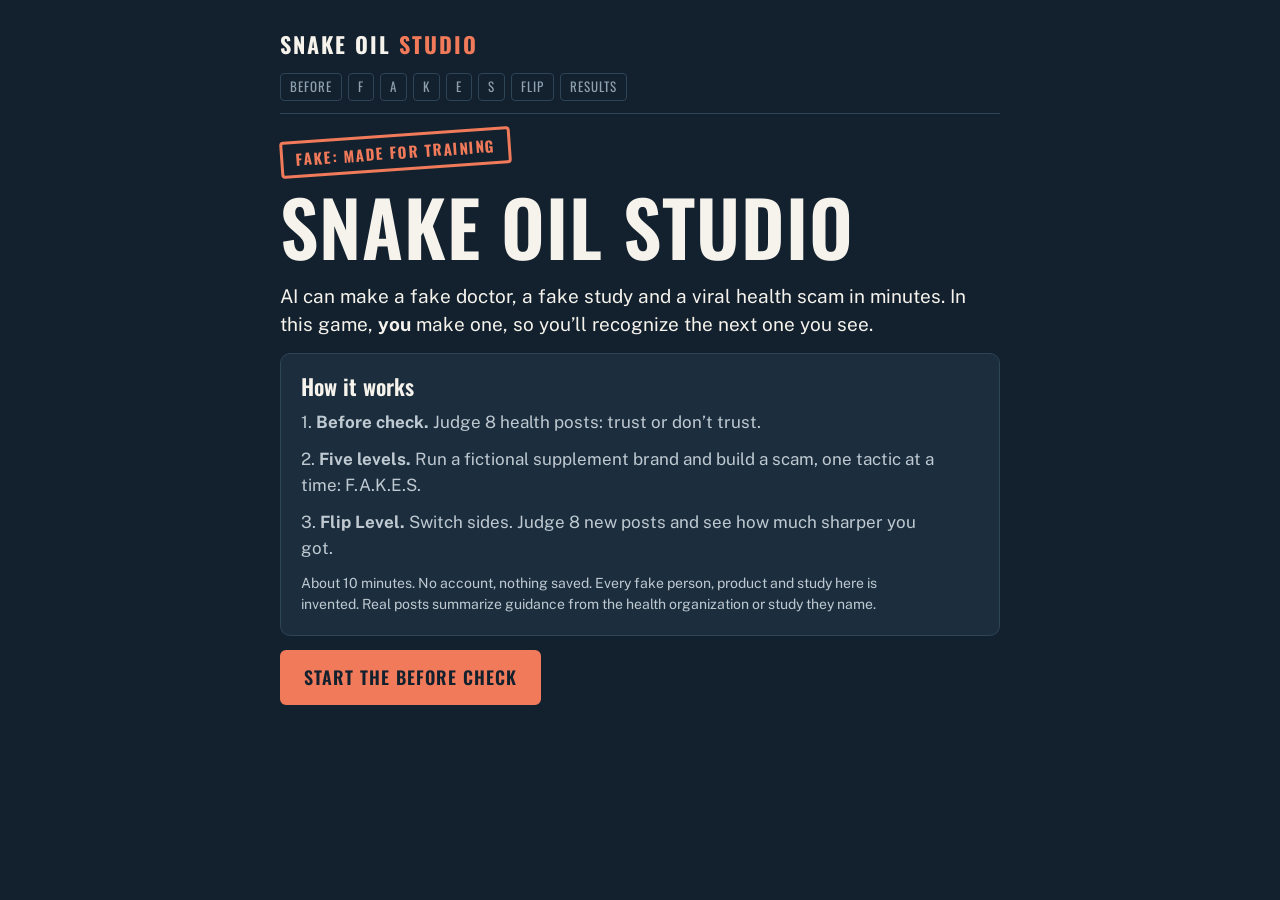
<file: index.html>
<!doctype html>
<html lang="en">
<head>
<meta charset="utf-8">
<meta name="viewport" content="width=device-width, initial-scale=1, viewport-fit=cover">
<title>Snake Oil Studio</title>
<link rel="preconnect" href="https://fonts.googleapis.com">
<link rel="stylesheet" href="https://fonts.googleapis.com/css2?family=Oswald:wght@500;600;700&family=Public+Sans:wght@400;500;700&family=JetBrains+Mono:wght@400;600&display=swap">
<style>
  /* Single committed look: a late-night "studio" control room. Painted explicitly for any host theme. */
  :root {
    color-scheme: dark;
    --ink: #13212E;
    --panel: #1C2E3E;
    --panel-2: #22384B;
    --line: #2E4457;
    --paper: #F6F3EC;
    --paper-2: #E9E4D8;
    --muted: #BFC9D1;
    --muted-2: #8FA0AE;
    --coral: #F07A5A;
    --coral-deep: #B83A20;
    --teal: #5CC2B0;
    --teal-deep: #1F7A6D;
    --text-on-paper: #13212E;
    --muted-on-paper: #4A5560;
    --display: 'Oswald', 'Arial Narrow', Arial, sans-serif;
    --body: 'Public Sans', Arial, Helvetica, sans-serif;
    --mono: 'JetBrains Mono', 'Courier New', monospace;
  }
  html, body { height: 100%; }
  body {
    background: var(--ink);
    color: var(--paper);
    font-family: var(--body);
    font-size: 17px;
    line-height: 1.5;
    padding-inline: 16px;
  }
  .wrap { max-width: 720px; margin: 0 auto; padding-block: 16px 64px; display: flex; flex-direction: column; gap: 20px; }

  /* Header */
  .top { display: flex; flex-direction: column; gap: 12px; position: sticky; top: env(safe-area-inset-top, 0px); background: var(--ink); padding-block: 12px; z-index: 5; border-bottom: 1px solid var(--line); }
  .brand-row { display: flex; justify-content: space-between; align-items: center; gap: 12px; flex-wrap: wrap; }
  .brand { font-family: var(--display); font-weight: 700; font-size: 22px; letter-spacing: 2px; text-transform: uppercase; }
  .brand span { color: var(--coral); }
  .meter { font-family: var(--mono); font-size: 14px; color: var(--muted); display: flex; gap: 8px; align-items: baseline; }
  .meter b { color: var(--coral); font-size: 18px; font-variant-numeric: tabular-nums; }
  .stages { display: flex; gap: 6px; flex-wrap: wrap; list-style: none; padding: 0; margin: 0; }
  .stages li { font-family: var(--display); font-size: 13px; letter-spacing: 1px; text-transform: uppercase; padding: 3px 9px; border: 1px solid var(--line); border-radius: 4px; color: var(--muted-2); }
  .stages li.done { color: var(--muted); border-color: var(--muted-2); }
  .stages li.now { background: var(--coral); border-color: var(--coral); color: var(--ink); font-weight: 600; }
  .stages li.now.flip { background: var(--teal); border-color: var(--teal); }

  /* Type */
  h1, h2, h3 { font-family: var(--display); font-weight: 600; line-height: 1.1; text-wrap: balance; margin: 0; }
  h1 { font-size: clamp(44px, 11vw, 76px); letter-spacing: 1px; text-transform: uppercase; }
  h2 { font-size: clamp(28px, 6vw, 38px); }
  h3 { font-size: 22px; }
  p { margin: 0; max-width: 65ch; }
  .eyebrow { font-size: 13px; font-weight: 700; letter-spacing: 2.5px; text-transform: uppercase; color: var(--coral); }
  .eyebrow.teal { color: var(--teal); }
  .lead { font-size: 19px; color: var(--paper); }
  .muted { color: var(--muted); }
  .small { font-size: 14px; color: var(--muted); }
  .stack { display: flex; flex-direction: column; gap: 14px; }
  .row { display: flex; gap: 12px; flex-wrap: wrap; }

  /* Buttons */
  button { font: inherit; cursor: pointer; }
  .btn { font-family: var(--display); font-size: 18px; letter-spacing: 1px; text-transform: uppercase; padding: 12px 22px; border-radius: 6px; border: 2px solid var(--coral); background: var(--coral); color: var(--ink); font-weight: 600; }
  .btn:hover { filter: brightness(1.08); }
  .btn.ghost { background: transparent; color: var(--paper); border-color: var(--muted-2); }
  .btn.teal { background: var(--teal); border-color: var(--teal); }
  .btn:focus-visible, .choice:focus-visible, .copy:focus-visible { outline: 3px solid var(--paper); outline-offset: 3px; }
  .btn[disabled] { opacity: .45; cursor: not-allowed; }

  .choice { text-align: start; width: 100%; background: var(--panel); color: var(--paper); border: 1px solid var(--line); border-radius: 8px; padding: 16px 18px; display: flex; flex-direction: column; gap: 4px; }
  .choice:hover { border-color: var(--coral); }
  .choice .k { font-family: var(--mono); font-size: 13px; color: var(--muted-2); }
  .choice.picked { border-color: var(--coral); background: var(--panel-2); }
  .choice.win { border-color: var(--coral); }
  .choice[disabled] { cursor: default; }
  .choice[disabled]:not(.picked) { opacity: .6; }

  /* Panels */
  .panel { background: var(--panel); border: 1px solid var(--line); border-radius: 10px; padding: 20px; display: flex; flex-direction: column; gap: 12px; }
  .boss { border-inline-start: 4px solid var(--coral); background: var(--panel); padding: 14px 18px; border-start-end-radius: 8px; border-end-end-radius: 8px; }
  .boss .who { font-family: var(--mono); font-size: 13px; color: var(--coral); margin-bottom: 4px; }
  .lesson { background: var(--panel); border: 1px solid var(--teal-deep); border-radius: 10px; padding: 20px; display: flex; flex-direction: column; gap: 10px; }
  .lesson .tag { font-family: var(--display); letter-spacing: 1.5px; text-transform: uppercase; font-size: 14px; color: var(--teal); }
  .defense { border-top: 1px dashed var(--line); padding-top: 10px; color: var(--paper); }
  .defense b { color: var(--teal); }

  /* Engagement bars */
  .bars { display: flex; flex-direction: column; gap: 10px; }
  .bar { display: grid; grid-template-columns: 1fr auto; gap: 4px 12px; align-items: center; }
  .bar .lbl { font-size: 15px; color: var(--muted); }
  .bar .num { font-family: var(--mono); font-variant-numeric: tabular-nums; font-size: 15px; }
  .bar .track { grid-column: 1 / -1; height: 10px; background: var(--ink); border-radius: 5px; overflow: hidden; }
  .bar .fill { height: 100%; background: var(--muted-2); border-radius: 5px; width: 0; transition: width .9s ease; }
  .bar.hot .fill { background: var(--coral); }

  /* Post card (phone feed) */
  .post { background: var(--paper); color: var(--text-on-paper); border-radius: 14px; padding: 18px; display: flex; flex-direction: column; gap: 12px; position: relative; box-shadow: 0 10px 30px rgba(0,0,0,.25); }
  .post .hd { display: flex; gap: 12px; align-items: center; }
  .post .av { width: 44px; height: 44px; border-radius: 50%; flex: none; display: grid; place-items: center; font-family: var(--display); font-weight: 700; color: var(--paper); font-size: 18px; }
  .post .nm { font-weight: 700; font-size: 16px; line-height: 1.2; }
  .post .hn { font-size: 14px; color: var(--muted-on-paper); }
  .post .tx { font-size: 18px; line-height: 1.45; }
  .post .ct { font-size: 14px; color: var(--muted-on-paper); border-top: 1px solid var(--paper-2); padding-top: 8px; }
  .post .vid { background: var(--ink); color: var(--muted); border-radius: 10px; padding: 26px; text-align: center; font-family: var(--mono); font-size: 13px; }
  .stamp { position: absolute; inset-inline-end: 14px; top: 14px; transform: rotate(-8deg); border: 3px solid var(--coral-deep); color: var(--coral-deep); font-family: var(--display); font-weight: 700; font-size: 14px; letter-spacing: 1px; padding: 3px 8px; border-radius: 4px; background: rgba(246,243,236,.92); }
  .anno { display: inline-block; font-family: var(--display); font-weight: 700; font-size: 13px; background: var(--coral-deep); color: var(--paper); border-radius: 3px; padding: 0 6px; margin-inline-end: 6px; vertical-align: 2px; }

  .judge { display: grid; grid-template-columns: 1fr 1fr; gap: 12px; }
  .judge .btn { width: 100%; }
  .counter { font-family: var(--mono); font-size: 14px; color: var(--muted); }

  .fb { border-radius: 10px; padding: 16px 18px; display: flex; flex-direction: column; gap: 8px; border: 2px solid var(--teal); background: var(--panel); }
  .fb.wrong { border-color: var(--coral); }
  .fb .res { font-family: var(--display); font-size: 22px; letter-spacing: .5px; }
  .fb.right .res { color: var(--teal); }
  .fb.wrong .res { color: var(--coral); }
  .chips { display: flex; gap: 6px; flex-wrap: wrap; }
  .chip { font-family: var(--display); font-size: 13px; letter-spacing: 1px; text-transform: uppercase; border: 1px solid var(--coral); color: var(--coral); border-radius: 3px; padding: 1px 7px; }
  .chip.ok { border-color: var(--teal); color: var(--teal); }

  /* Chat terminal */
  .term { background: #0B141C; border: 1px solid var(--line); border-radius: 10px; padding: 16px; font-family: var(--mono); font-size: 14px; line-height: 1.6; display: flex; flex-direction: column; gap: 12px; }
  .term .you { color: var(--teal); }
  .term .bot { color: var(--paper); white-space: pre-wrap; }
  .term .sys { color: var(--muted-2); }
  .term .who { color: var(--muted-2); font-size: 12px; text-transform: uppercase; letter-spacing: 1px; }
  .search { background: var(--paper); color: var(--text-on-paper); border-radius: 8px; padding: 14px; font-size: 15px; display: flex; flex-direction: column; gap: 6px; }
  .search .q { font-family: var(--mono); font-size: 13px; background: var(--paper-2); padding: 6px 8px; border-radius: 4px; overflow-wrap: anywhere; }
  .search .zero { font-weight: 700; color: var(--coral-deep); }

  /* Results */
  .score-grid { display: grid; grid-template-columns: 1fr 1fr; gap: 12px; }
  .score { background: var(--panel); border: 1px solid var(--line); border-radius: 10px; padding: 16px; display: flex; flex-direction: column; gap: 4px; }
  .score .big { font-family: var(--display); font-size: 54px; font-weight: 700; line-height: 1; font-variant-numeric: tabular-nums; }
  .score.after { border-color: var(--teal); }
  .score.after .big { color: var(--teal); }
  table.bd { width: 100%; border-collapse: collapse; font-size: 15px; }
  table.bd th, table.bd td { text-align: start; padding: 8px 6px; border-bottom: 1px solid var(--line); }
  table.bd td.n { font-family: var(--mono); font-variant-numeric: tabular-nums; }
  .card3 { background: var(--paper); color: var(--text-on-paper); border-radius: 14px; padding: 20px; display: flex; flex-direction: column; gap: 10px; }
  .card3 .t { font-family: var(--display); font-size: 14px; letter-spacing: 2px; text-transform: uppercase; color: var(--teal-deep); font-weight: 700; }
  .card3 ol { margin: 0; padding-inline-start: 22px; display: flex; flex-direction: column; gap: 8px; }
  .card3 li b { font-family: var(--display); font-size: 18px; letter-spacing: .5px; }
  .copybox { background: #0B141C; border: 1px dashed var(--teal); border-radius: 8px; padding: 14px; font-family: var(--mono); font-size: 14px; color: var(--paper); overflow-wrap: anywhere; }
  .copy { font-family: var(--display); letter-spacing: 1px; text-transform: uppercase; font-size: 14px; background: transparent; border: 1px solid var(--teal); color: var(--teal); border-radius: 5px; padding: 6px 12px; align-self: flex-start; }
  .fakes-list { display: grid; grid-template-columns: repeat(5, 1fr); gap: 8px; }
  .fakes-list div { background: var(--panel); border: 1px solid var(--line); border-radius: 8px; padding: 10px 8px; text-align: center; display: flex; flex-direction: column; gap: 2px; }
  .fakes-list .L { font-family: var(--display); font-size: 34px; font-weight: 700; color: var(--coral); line-height: 1; }
  .fakes-list .W { font-size: 12px; color: var(--muted); line-height: 1.3; }

  .intro-stamp { align-self: flex-start; transform: rotate(-4deg); border: 3px solid var(--coral); color: var(--coral); font-family: var(--display); font-weight: 700; letter-spacing: 1.5px; padding: 4px 12px; border-radius: 4px; font-size: 15px; }
  a { color: var(--teal); }
  .fade-in { animation: fi .35s ease both; }
  @keyframes fi { from { opacity: .001; transform: translateY(6px); } to { opacity: 1; transform: none; } }
  @media (prefers-reduced-motion: reduce) { .fade-in { animation: none; } .bar .fill { transition: none; } }
  @media (max-width: 520px) {
    .fakes-list { grid-template-columns: repeat(5, 1fr); gap: 4px; }
    .fakes-list .W { font-size: 11px; }
    .judge { grid-template-columns: 1fr 1fr; }
    .top { gap: 8px; padding-block: 8px; }
    .brand { font-size: 18px; letter-spacing: 1.5px; }
    .stages { gap: 4px; }
    .stages li { font-size: 11px; padding: 2px 6px; letter-spacing: .5px; }
  }

  [hidden] { display: none !important; }
  /* v2 additions */
  .post.ai { border: 2px solid var(--line); }
  .post.ai .av { border-radius: 10px; font-size: 15px; }
  details.key summary { cursor: pointer; display: flex; flex-wrap: wrap; gap: 8px; align-items: baseline; }
  details.key summary:focus-visible { outline: 3px solid var(--paper); outline-offset: 3px; }
  .keylist { list-style: none; margin: 0; padding: 0; display: flex; flex-direction: column; gap: 12px; }
  .keyrow { display: grid; grid-template-columns: auto 1fr; gap: 12px; align-items: start; border-top: 1px solid var(--line); padding-top: 12px; }
  .keyrow .ktext { font-size: 15px; margin-bottom: 4px; }
  .kbadge { font-family: var(--display); font-size: 13px; letter-spacing: 1px; border-radius: 3px; padding: 2px 8px; font-weight: 700; }
  .kbadge.real { background: var(--teal); color: var(--ink); }
  .kbadge.fake { background: var(--coral); color: var(--ink); }
  .mission { border-color: var(--coral); }
  .steps { margin: 0; padding-inline-start: 22px; display: flex; flex-direction: column; gap: 6px; }
</style>
<style>*,*::before,*::after{box-sizing:border-box} body{margin:0} img{max-width:100%}</style>
</head>
<body>


<div class="wrap">
  <header class="top">
    <div class="brand-row">
      <div class="brand" id="brand">Snake Oil <span>Studio</span></div>
      <div class="meter" id="meter" hidden><span id="meter-label">shares</span> <b id="shares">0</b></div>
    </div>
    <ol class="stages" id="stages" aria-label="Game progress"></ol>
  </header>
  <main id="screen" class="stack" aria-live="polite"></main>
</div>

<script>
/* =====================================================================
   SNAKE OIL STUDIO v2
   ---------------------------------------------------------------------
   TRANSLATORS AND LOCAL TEAMS: everything a player reads is inside
   LANG.en below. To make a new version:
     1. Copy the whole "en: { ... }" block, paste it after it, and rename
        it (for example "ar"). Set name, locale and dir ("rtl" for Arabic).
     2. Translate the text between the quotes. Keep {curly} words as they
        are: the game fills them in.
     3. Swap in local myths: edit the posts in posts.A and posts.B. Keep
        4 real + 4 fake in each set, and a trusted source for every real one.
     4. Open the game with #ar at the end of the link (or pick the language
        on the start screen). Add -control for the comparison group: #ar-control
   ===================================================================== */
const LANG = {
  en: {
    name: 'English', locale: 'en-US', dir: 'ltr',
    brand: 'Snake Oil <span>Studio</span>',
    ui: {
      shares: 'shares', stages: ['Before', 'F', 'A', 'K', 'E', 'S', 'Flip', 'Results'],
      boss: 'BOSS · ThermoRoot Wellness', trust: 'Trust it', dont: 'Don’t trust it',
      gut: 'Go with your gut. Everything gets revealed at the end.',
      beforeEyebrow: 'Before check · post {i} of {n}', retestEyebrow: 'One-week check · post {i} of {n}', beforeQ: 'Would you trust this post?',
      flipEyebrow: 'Flip Level · post {i} of {n}', afterEyebrow: 'After check · post {i} of {n}', flipQ: 'You’ve seen the tricks. Trust it?',
      correct: 'Correct', notQuite: 'Not quite', isAccurate: 'this post is accurate', isFake: 'this post is FAKE',
      trustworthy: 'Trustworthy', plus10: '+10 points.', plus10real: '+10 points for trusting a good source. Doubting everything isn’t the goal.',
      next: 'Next post', seeResults: 'See my results', cites: 'Cites', video: '▶ video · 0:15', stamp: 'FAKE: MADE FOR TRAINING',
      language: 'Language'
    },
    tactics: { F: 'Fear hook', A: 'AI “expert”', K: 'Knockoff citations', E: 'Enemy', S: 'Sale' },
    intro: {
      title: 'Snake Oil Studio',
      lead: 'AI can make a fake doctor, a fake study and a viral health scam in minutes. In this game, <b>you</b> make one, so you’ll recognize the next one you see.',
      how: 'How it works',
      steps: ['<b>Before check.</b> Judge 8 health posts: trust or don’t trust.', '<b>Five levels.</b> Run a fictional supplement brand and build a scam, one tactic at a time: F.A.K.E.S.', '<b>Flip Level.</b> Switch sides. Judge 8 new posts and see how much sharper you got.'],
      note: 'About 10 minutes. No account, nothing saved. Every fake person, product and study here is invented. Real posts summarize guidance from the health organization or study they name.',
      start: 'Start the before check',
      retestTitle: 'One-week check', retestLead: 'Judge 8 posts you haven’t seen before. No hints this time. At the end, paste your code into your team’s form.', retestStart: 'Start'
    },
    wait: {
      eyebrow: 'Break', title: 'Time for your puzzle game',
      lead: 'Play the puzzle game your teacher or tester gave you for 8 minutes. Keep this tab open, then come back for 8 more posts.',
      left: 'Time left', go: 'Continue to the after check', note: 'The button unlocks when the timer ends.'
    },
    brief: {
      eyebrow: 'You’re hired', title: 'Welcome to ThermoRoot Wellness',
      lead: 'You’re the new social media manager at a (fictional) supplement company.',
      boss: 'Our product is <b>ThermoRoot Drops</b>: $39 for a bottle of flavored water with a pinch of turmeric. Does it clear acne? No. Do I care? Also no. Make it go viral. Our AI Studio will help.',
      recipe: 'Each level teaches one tactic from the scammer’s recipe:', go: 'Level F: the hook'
    },
    F: {
      eyebrow: 'Level F · Fear hook', title: 'Write a headline that stops the scroll', label: 'Headline',
      options: ['ThermoRoot Drops: a turmeric supplement.', 'Could turmeric help your skin? Early research is mixed.', 'STOP using acne cream NOW. What dermatologists won’t tell you will shock you.'],
      counts: [120, 340, 18400],
      reject: '{n} shares. Boring. People don’t share calm. Pick again.', win: '18,400 shares in an hour. Now we’re talking.',
      chart: 'Test run: shares in the first hour',
      lesson: '<p>Fear, shock and outrage make people react before they think. On Twitter, false news was <b>70% more likely to be retweeted</b> than true news, driven by surprise and disgust (Vosoughi, Roy and Aral, <i>Science</i>, 2018).</p>',
      defense: '<b>Your defense:</b> notice the jolt. A strong “wait, WHAT?” feeling is a signal to slow down, not to share.',
      go: 'Level A: the expert'
    },
    A: {
      eyebrow: 'Level A · AI “expert”', title: 'Who will vouch for ThermoRoot?',
      options: ['Hire a real dermatologist', 'Pay a famous influencer', 'Generate “Dr. Glow, MD” with the AI Studio'],
      replies: ['She read the label and said no. Real experts won’t put their name on a product that doesn’t work. Pick again.', '$20,000 for one post? We have $39 and a bottle of turmeric water. Pick again.', 'Free, never sleeps, says whatever we want. Perfect.'],
      glowText: 'Hi, I’m Dr. Glow. After 20 years in dermatology, this is the only acne product I recommend.',
      lesson: '<p>You made a doctor who doesn’t exist. Real scammers go further: fact-checkers at Full Fact found AI deepfakes of <b>18+ real doctors, academics and experts</b> used to sell supplements on TikTok, Instagram, Facebook, X and YouTube (2025). In one test, only <b>0.1%</b> of 2,000 adults correctly spotted every deepfake (iProov, 2025). So don’t count on spotting glitches.</p>',
      defense: '<b>Check 1: Who made it?</b> Search the name outside the app. Licensed doctors appear in their country’s official medical register and on a real hospital or clinic page. “MD” in a username proves nothing.',
      go: 'Level K: the proof'
    },
    K: {
      eyebrow: 'Level K · Knockoff citations', title: 'Your post needs “proof.” Ask the AI.',
      bot: 'StudioBot · AI assistant', send: 'Send prompt',
      prompt: 'Give me 3 clinical studies proving ThermoRoot clears acne.',
      refs: ['Nguyen R, Patel S. ThermoRoot extract and acne clearance: a randomized trial. J Integrative Dermal Science. 2023;14(2):88-97.', 'Okafor L, et al. Turmeric drops cut acne lesions by 83% in 7 days. Clinical Skin Nutrition Reports. 2024;9:201-9.', 'Hartley M. Why dermatologists overlook botanical acne cures. Holistic Medicine Review. 2022;31(4):12-19.'],
      botIntro: 'Absolutely! Here are 3 clinical studies supporting ThermoRoot for acne:', botOutro: 'These studies show strong, consistent results.',
      boss1: 'Three studies! Paste them in the caption.', check: 'Check them first (Check 2)',
      searchLabel: 'Simulated PubMed search', zero: '0 results. This study does not exist.',
      lesson: '<p>Chatbots predict likely words, so they can invent sources that <i>look</i> perfect. In a 2025 Mount Sinai study, leading chatbots confidently explained made-up medical terms (Omar et al., <i>Communications Medicine</i>). <i>Nature</i> reported that tens of thousands of 2025 papers may contain AI-invented references, and in 2026 a judge found a U.S. government funding notice cited studies that appear not to exist.</p>',
      defense: '<b>Check 2: Does the study exist?</b> Paste the title into <a href="https://pubmed.ncbi.nlm.nih.gov/" target="_blank" rel="noopener">PubMed</a> or <a href="https://scholar.google.com/" target="_blank" rel="noopener">Google Scholar</a>. No match means no proof.',
      trySkeptic: 'Now try the Skeptic Prompt', botSkeptic: 'StudioBot · same question, with the Skeptic Prompt first',
      skeptic: 'Some of what I say may be wrong. If any term, study or claim isn’t real, or you can’t find a reliable source, tell me. List sources I can check.',
      honest: 'I can’t find any reliable study showing that ThermoRoot, or turmeric drops, clear acne, so I won’t list citations I can’t verify.\n\nFor acne, dermatologists point to proven over-the-counter options like benzoyl peroxide or adapalene gel, and seeing a doctor if there’s no improvement after 4 to 6 weeks.',
      after: 'In the Mount Sinai study, a one-line caution like this cut chatbot errors <b>nearly in half</b>. Nearly half is not all, so you still check. We simulated this answer to show what good looks like.',
      boss2: 'Ignore the nice robot. Use the fake studies.', go: 'Level E: the enemy'
    },
    E: {
      eyebrow: 'Level E · Enemy', title: 'Give people someone to be angry at', blame: 'Blame',
      options: ['Big Pharma', 'Dermatologists', '“The government”'],
      lines: ['Big Pharma makes billions keeping you on acne cream. They don’t want you to find ThermoRoot.', 'Your dermatologist won’t tell you about ThermoRoot. No repeat visits, no money for them.', 'Regulators tried to hide ThermoRoot. Share this before it gets taken down.'],
      boss: 'Look at the comments. They’re sharing to prove which side they’re on.', commentsOn: 'Comments on',
      comments: ['I KNEW it. They always lie to us.', 'Sharing so my sister sees this before it’s deleted', 'This is why I don’t trust doctors anymore', 'Finally someone says it!!'],
      lesson: '<p>Every choice works, because the trick isn’t the villain. It’s “us versus them.” People share to show loyalty to their group, and undermining trust in experts makes your fake the only “honest” voice left. That’s the disinformation recipe: create fear, attack a problem, undermine trust in experts, then sell a solution.</p>',
      defense: '<b>Your defense:</b> anger at a group is a feeling, not evidence. Ask what the post actually proves about the product.',
      go: 'Level S: the sale'
    },
    S: {
      eyebrow: 'Level S · Sale', ready: 'Your scam is ready. Launch it?', viral: 'It went viral.',
      sale: 'Clear skin in 7 days. $39. Link in bio.', cites: 'Nguyen & Patel 2023; Okafor et al. 2024; Hartley 2022 ← K: all invented',
      launch: 'Launch the post', boss: '1.2 million shares. 3,400 bottles sold. Bonus time.',
      costTitle: 'The cost',
      cost: 'Jordan, 15 (a made-up buyer), stopped using the acne treatment a doctor prescribed and spent $117 on ThermoRoot. Six weeks later: worse skin, less money, and less trust in real doctors.',
      costReal: 'This isn’t only a game problem. Full Fact warned that deepfaked endorsements “risk real harm when people abandon proven therapies.”',
      used: 'You just used all five tactics',
      defense: '<b>Check 3: What do others say?</b> Open two trusted sources in new tabs. If no real health organization or news outlet backs a claim, don’t share it.',
      go: 'Flip sides'
    },
    flipIntro: {
      eyebrow: 'Flip Level', title: 'Now you’re the one scrolling.',
      lead: 'You quit ThermoRoot. Eight new posts are in your feed. Some fakes are loud, some are calm and sciencey. Some true posts sound surprising.',
      card: 'Before you believe or share',
      checks: ['<b>Who made it?</b> Search the name. Real doctors are in their country’s medical register and on a workplace page.', '<b>Does the study exist?</b> Paste the title into PubMed or Google Scholar.', '<b>What do others say?</b> Open two trusted sources in new tabs.'],
      note: 'You score points for catching fakes <b>and</b> for trusting accurate posts. Doubting everything isn’t the goal: real health advice helps people.',
      go: 'Start the Flip Level'
    },
    results: {
      eyebrow: 'Results', up: 'You improved by {n} {posts}.', post: 'post', postsWord: 'posts',
      same: 'Same score as before. Try the 3 Checks on your real feed this week.',
      down: 'Your score dipped. That happens: the new posts were different. The 3 Checks will help.',
      before: 'Before', after: 'After',
      rowReal: 'Accurate posts you trusted', rowFake: 'Fakes you caught',
      bdNote: 'Good judgment means both rows go up: catching fakes <i>and</i> still trusting real advice.',
      retestTitle: 'Your one-week score', keyTitleC: 'Answer key: these 8 posts', keyTitle: 'Answer key: all 16 posts', keyNote: 'Every fake you saw today, corrected. Tap to open.', real: 'REAL', fake: 'FAKE',
      keep: 'Keep this: the 3 Checks',
      keepChecks: ['<b>Who made it?</b> Search the name outside the app.', '<b>Does the study exist?</b> PubMed or Google Scholar.', '<b>What do others say?</b> Two trusted sources, new tabs.'],
      skepticTitle: 'The Skeptic Prompt', skepticNote: 'Paste this before any health question you ask a chatbot:', copyPrompt: 'Copy prompt',
      missionTitle: 'Your mission: vaccinate one adult',
      mission: 'Adults 55 and older were the least likely to have even heard of deepfakes in one 2025 survey (iProov). Teach one adult in your life the recipe in 2 minutes:',
      missionSteps: ['Show them one fake post from the answer key.', 'Say the recipe: Fear, AI expert, Knockoff citations, Enemy, Sale.', 'Ask them to try Check 2 on a health post they got this week.'],
      boosterTitle: 'Booster in one week',
      booster: 'Prebunking fades if you don’t use it: in a big 2025 study, the effect of a game like this faded within two weeks, and short memory “boosters” helped prebunking last longer. Come back in a week and redo the before check, or do your class’s Fake or Fact challenge.',
      testTitle: 'Testing this in class?', testNote: 'Paste your results code into your team’s survey form. It holds only scores, no name.', copyCode: 'Copy results code',
      copied: 'Copied', selected: 'Selected: press Ctrl/Cmd+C',
      again: 'Play again', fullGame: 'Now play the full game',
      credit: 'Snake Oil Studio is a student prototype for the NYAS Junior Academy Innovation Challenge (Fall 2026). Sources: Vosoughi et al., Science 2018; Full Fact 2025; iProov 2025; Omar et al., Communications Medicine 2025; Maertens et al., Nature Communications 2025; Nature 2026; guidance from WHO, CDC, AASM, AAD, AAP and AAO.'
    },
    // ---- Posts: each set has 4 real + 4 fake. Real posts come from ordinary (fictional) accounts citing a real source. ----
    posts: {
      A: [
        { id: 'A1', real: true, name: 'Sleep Smart Club', handle: '@SleepSmartClub', color: '#1F7A6D',
          text: 'Teens need 8 to 10 hours of sleep a night, and most get less. A steady bedtime and screens off before bed both help.',
          cites: 'none',
          why: 'No source listed, but it’s true: it matches the American Academy of Sleep Medicine’s guidance for ages 13 to 18. A missing citation doesn’t make a post false.',
          check: 'Check 3 works: the same range shows up on other trusted health sites.' },
        { id: 'A2', real: true, name: 'Health Class Notes', handle: '@HealthClassNotes', color: '#3B5B7A',
          text: 'Two doses of the MMR vaccine are about 97% effective at preventing measles.',
          cites: 'CDC',
          why: 'This is the CDC’s published figure, and the WHO also recommends two doses. A specific number you can look up.',
          check: 'Check 2 works: the figure is on the CDC’s measles vaccine page.' },
        { id: 'A3', real: true, name: 'Skin Facts Daily', handle: '@SkinFactsDaily', color: '#6B4F8A',
          text: 'Use broad-spectrum sunscreen, SPF 30 or higher. Reapply about every 2 hours outside, or after swimming or sweating.',
          cites: 'American Academy of Dermatology',
          why: 'Standard American Academy of Dermatology advice. Nothing for sale, no one blamed.',
          check: 'Check 3 works: other dermatology sources say the same.' },
        { id: 'A7', real: true, name: 'sci bytes daily', handle: '@sci.bytes.daily', color: '#5A6B2F',
          text: 'wild but true: catching measles can wipe out part of your immune system’s memory, erasing antibodies to germs you already beat.',
          cites: 'Mina et al., Science, 2019',
          why: 'Surprising, casual and true. A 2019 study in Science found measles erased 11% to 73% of children’s existing antibodies. The MMR vaccine does not do this.',
          check: 'Check 2 works: the study is in PubMed. Surprising doesn’t mean fake.' },
        { id: 'A4', real: false, name: 'Dr. Glow, MD', handle: '@DrGlowWellness · Sponsored', color: '#B83A20', video: true,
          text: 'Dermatologists HATE this. 10 drops of ThermoRoot a day clears acne in 7 days. Proven in 3 clinical studies.',
          cites: 'Glow et al., 2024, Journal of Holistic Clinical Science', tactics: ['A', 'K', 'E', 'S'],
          why: '“Dr. Glow” is AI-generated, the journal is invented, and real acne treatments take weeks, not 7 days.',
          check: 'Check 1 catches it: not in any medical register. Check 2: the study isn’t in PubMed.' },
        { id: 'A5', real: false, name: 'Wellness Truth Now', handle: '@WellnessTruthNow', color: '#8A5A2B',
          text: 'A new university study found that holding your breath for 60 seconds every morning resets your immune system. Doctors are stunned.',
          cites: 'International Review of Respiratory Immunity, 2025', tactics: ['F', 'K'],
          why: 'The journal sounds official but doesn’t exist, and neither does the study. “Doctors are stunned” is there to shock you.',
          check: 'Check 2 catches it: search for the study and nothing comes up.' },
        { id: 'A6', real: false, name: 'Coach Lena (AI video)', handle: '@brainfuel.lena · code LENA20', color: '#9A3D6B', video: true,
          text: 'Energy drinks boost teen brain growth! I give them to all my teen clients. Use my code for 20% off.',
          cites: 'none', tactics: ['A', 'S'],
          why: 'The American Academy of Pediatrics says energy drinks are not for kids and teens. The “coach” is AI-made and earns money from the code.',
          check: 'Check 3 catches it: pediatric sources say the opposite.' },
        { id: 'A8', real: false, ai: true, name: 'AI Overview', handle: 'Search summary · generated by AI', color: '#2E4457',
          text: 'Blue light from phone screens causes permanent retina damage in teens. Experts recommend blue-light-blocking glasses for anyone under 18.',
          cites: 'Sources: 3 websites', tactics: ['K'],
          why: 'Calm, confident and wrong. The American Academy of Ophthalmology says blue light from screens will not lead to eye disease. AI summaries can repeat myths from weak websites.',
          check: 'Check 2 and 3 catch it: open the actual sources, then an eye doctors’ organization.' }
      ],
      B: [
        { id: 'B1', real: true, name: 'Coach Kim Fitness', handle: '@CoachKimFitness', color: '#1F7A6D',
          text: 'Teens should average at least 60 minutes of physical activity a day. It doesn’t have to happen all at once.',
          cites: 'none',
          why: 'No source listed, but it matches WHO guidelines for ages 5 to 17. A missing citation doesn’t make a post false.',
          check: 'Check 3 works: WHO and national health agencies say the same.' },
        { id: 'B2', real: true, name: 'Skin Facts Daily', handle: '@SkinFactsDaily', color: '#6B4F8A',
          text: 'Most acne treatments take 4 to 6 weeks to start working. Give one a fair try before switching.',
          cites: 'American Academy of Dermatology',
          why: 'American Academy of Dermatology advice. Honest about limits, which is a good sign.',
          check: 'Check 2 works: the AAD’s acne pages say this.' },
        { id: 'B3', real: true, name: 'Health Class Notes', handle: '@HealthClassNotes', color: '#3B5B7A',
          text: 'Energy drinks aren’t recommended for kids and teens. Many are high in caffeine and sugar.',
          cites: 'American Academy of Pediatrics',
          why: 'This matches the American Academy of Pediatrics’ position. Named medical source, nothing to buy.',
          check: 'Check 3 works: other pediatric sources agree.' },
        { id: 'B7', real: true, name: 'teen sleep facts', handle: '@teen.sleep.facts', color: '#5A6B2F',
          text: 'ok this one surprised me: pediatricians say middle and high schools shouldn’t start before 8:30 a.m., because teen body clocks naturally shift later.',
          cites: 'American Academy of Pediatrics, 2014',
          why: 'Casual and surprising, but true: the American Academy of Pediatrics made this recommendation in a 2014 policy statement.',
          check: 'Check 2 works: the policy statement is published in the journal Pediatrics.' },
        { id: 'B4', real: false, name: 'The Real Skin Truth', handle: '@TheRealSkinTruth', color: '#8A5A2B',
          text: 'What they won’t tell you: sunscreen causes MORE skin cancer than the sun. Throw yours out today.',
          cites: '“independent researchers”', tactics: ['F', 'E', 'K'],
          why: 'Dermatology groups recommend sunscreen because it lowers skin cancer risk. The post creates fear, invents an enemy (“they”) and cites no one.',
          check: 'Check 3 catches it: every major dermatology source says the opposite.' },
        { id: 'B5', real: false, name: 'Breaking Health Alert', handle: '@BreakingHealthAlert', color: '#B83A20',
          text: 'LEAKED: Europe secretly banned the measles vaccine. Share before this gets deleted!!',
          cites: 'European Medicines Watch', tactics: ['F', 'E'],
          why: 'There is no such ban, and “European Medicines Watch” isn’t a real agency. “Leaked”, “secretly” and “share before it’s deleted” are pressure tactics to make you share before you check.',
          check: 'Check 3 catches it: no real news outlet or health agency reports this.' },
        { id: 'B6', real: false, name: 'Dr. Remi Tonic, MD (AI video)', handle: '@drremitonic · link in bio', color: '#9A3D6B', video: true,
          text: 'One cup of apple cider vinegar a day melts belly fat in 2 weeks. Clinically proven. Link in bio.',
          cites: '“clinical trial, 2023”', tactics: ['A', 'K', 'S'],
          why: 'There’s no good evidence vinegar melts fat, and drinking a lot of it can harm tooth enamel. The doctor is AI-made and the “trial” has no details.',
          check: 'Check 1 catches it: not in any medical register. Check 2: the trial can’t be found.' },
        { id: 'B8', real: false, name: 'Nutri Evidence Lab', handle: '@NutriEvidenceLab', color: '#3B5B7A',
          text: 'A 2024 meta-analysis of 38 randomized trials found daily vitamin D gummies reduced teen acne by 41%. Worth discussing with your doctor.',
          cites: 'Hale & Morrow, Journal of Adolescent Nutrition Science, 2024', tactics: ['K'],
          why: 'The most dangerous kind of fake: calm, sciencey, even says “ask your doctor.” But the journal and the meta-analysis don’t exist.',
          check: 'Check 2 catches it: the title and authors return nothing in PubMed.' }
      ],
      // Set C is only used for the one-week check (#retest). It never appears in the main game or its answer key.
      C: [
        { id: 'C1', real: true, name: 'Clean Hands Crew', handle: '@CleanHandsCrew', color: '#1F7A6D',
          text: 'Scrub your hands with soap for at least 20 seconds. It’s one of the easiest ways to stop germs from spreading.',
          cites: 'CDC',
          why: 'This is CDC handwashing guidance, and WHO says the same.',
          check: 'Check 3 works: other health agencies agree.' },
        { id: 'C2', real: true, name: 'snack facts', handle: '@snackfacts.teen', color: '#5A6B2F',
          text: 'sugary drinks every day = more cavities. the sugar feeds the bacteria that wear down your teeth',
          cites: 'none',
          why: 'Casual, no source, and true: WHO and dental groups link frequent sugary drinks to tooth decay. A missing citation doesn’t make a post false.',
          check: 'Check 3 works: dental and health agencies agree.' },
        { id: 'C3', real: true, name: 'New Parent Tips', handle: '@NewParentTips', color: '#6B4F8A',
          text: 'Never give honey to a baby under 1 year old. It can carry bacteria that cause infant botulism.',
          cites: 'CDC',
          why: 'True, even though honey sounds harmless. The CDC warns about infant botulism.',
          check: 'Check 2 works: it’s on the CDC’s botulism pages.' },
        { id: 'C4', real: true, name: 'Health Class Notes', handle: '@HealthClassNotes', color: '#3B5B7A',
          text: 'The HPV vaccine can prevent cervical cancer and several other cancers later in life.',
          cites: 'CDC',
          why: 'True. The CDC recommends the HPV vaccine at ages 11 to 12 because it prevents cancers caused by HPV.',
          check: 'Check 3 works: WHO and cancer organizations agree.' },
        { id: 'C5', real: false, name: 'Hydration Nation', handle: '@HydrationNation', color: '#8A5A2B',
          text: 'WHO now recommends that teens drink 5 liters of water a day to flush out toxins.',
          cites: 'World Health Organization', tactics: ['K'],
          why: 'WHO never said this. Your kidneys and liver clear waste on their own, and drinking far too much water can be dangerous. Scammers attach real organizations’ names to fake advice.',
          check: 'Check 3 catches it: search WHO’s own site and nothing says this.' },
        { id: 'C6', real: false, ai: true, name: 'AI Overview', handle: 'Search summary · generated by AI', color: '#2E4457',
          text: 'Cracking your knuckles wears down cartilage and causes arthritis over time.',
          cites: 'Sources: 2 websites', tactics: ['K'],
          why: 'Studies haven’t found a link between knuckle cracking and arthritis. AI summaries can repeat popular myths.',
          check: 'Check 3 catches it: medical sources say there’s no link.' },
        { id: 'C7', real: false, name: 'Dr. Aria Bloom, MD (AI video)', handle: '@dr.ariabloom · code BLOOM', color: '#9A3D6B', video: true,
          text: 'My 3-day juice cleanse flushes toxins out of your liver. My patients feel brand new. 15% off with my code.',
          cites: 'none', tactics: ['A', 'S'],
          why: 'Your liver and kidneys already remove waste. There’s no good evidence juice cleanses help, and the doctor is AI-made.',
          check: 'Check 1 catches it: not in any medical register.' },
        { id: 'C8', real: false, name: 'Real Health Updates', handle: '@RealHealthUpdates', color: '#B83A20',
          text: 'Doctors finally admit it: the flu shot GIVES you the flu. Skip it this year and protect your family!!',
          cites: '“nurses I talked to”', tactics: ['F', 'E'],
          why: 'The CDC says flu shots can’t give you the flu. “Doctors finally admit it” is there to make you distrust them.',
          check: 'Check 3 catches it: the CDC and WHO say the opposite.' }
      ]
    }
  }
};

(function () {
  const reduced = window.matchMedia && window.matchMedia('(prefers-reduced-motion: reduce)').matches;
  const hashTokens = (location.hash || '').replace('#', '').split('-').filter(Boolean);
  let CONTROL = hashTokens.includes('control');
  let STUDY = hashTokens.includes('study');   // study link: randomly assigns game or control group
  let RETEST = hashTokens.includes('retest'); // one-week check with set C
  let langKey = hashTokens.find(t => LANG[t]) || 'en';
  let L = LANG[langKey];

  const $ = sel => document.querySelector(sel);
  const screenEl = $('#screen');
  const esc = s => String(s).replace(/[&<>"]/g, c => ({ '&': '&amp;', '<': '&lt;', '>': '&gt;', '"': '&quot;' }[c]));
  const fmt = (s, v) => String(s).replace(/\{(\w+)\}/g, (m, k) => (v && v[k] !== undefined ? v[k] : m));
  const num = n => Number(n).toLocaleString(L.locale);
  const allPosts = () => L.posts.A.concat(L.posts.B);
  const byId = id => allPosts().concat(L.posts.C || []).find(p => p.id === id);
  const TKEYS = ['F', 'A', 'K', 'E', 'S'];

  function applyLang() {
    document.documentElement.lang = L.locale.split('-')[0];
    document.documentElement.dir = L.dir;
    $('#brand').innerHTML = L.brand;
    $('#meter-label').textContent = L.ui.shares;
  }

  let S;
  function shuffle(a) { a = a.slice(); for (let i = a.length - 1; i > 0; i--) { const j = Math.floor(Math.random() * (i + 1)); [a[i], a[j]] = [a[j], a[i]]; } return a; }
  function fresh() {
    const order = Math.random() < 0.5 ? ['A', 'B'] : ['B', 'A'];
    const arm = RETEST ? 'R' : CONTROL ? 'C' : STUDY ? (Math.random() < 0.5 ? 'G' : 'C') : 'G';
    return {
      screen: 'intro', order: RETEST ? ['C', '-'] : order, arm, lang: langKey,
      preItems: shuffle(L.posts[RETEST ? 'C' : order[0]].map(p => p.id)),
      postItems: RETEST ? [] : shuffle(L.posts[order[1]].map(p => p.id)),
      pre: {}, post: {}, i: 0, shares: 0, headline: null, spokesperson: null, enemy: null, kStep: 0
    };
  }

  // ---------- Chrome ----------
  const STAGE_OF = { intro: 0, before: 0, wait: 6, brief: 1, F: 1, A: 2, K: 3, E: 4, S: 5, flipIntro: 6, flip: 6, results: 7 };
  function drawChrome() {
    const idx = STAGE_OF[S.screen];
    $('#stages').innerHTML = L.ui.stages.map((s, i) =>
      `<li class="${i < idx ? 'done' : ''} ${i === idx && S.screen !== 'intro' ? 'now' : ''} ${i === 6 ? 'flip' : ''}" ${i === idx ? 'aria-current="step"' : ''}>${esc(s)}</li>`).join('');
    $('#meter').hidden = !['F', 'A', 'K', 'E', 'S'].includes(S.screen);
    $('#shares').textContent = num(S.shares);
  }
  function bumpShares(to) {
    const el = $('#shares'); const from = S.shares; S.shares = to;
    if (reduced) { el.textContent = num(to); return; }
    const t0 = performance.now(), dur = 900;
    (function step(t) { const k = Math.min(1, (t - t0) / dur); el.textContent = num(Math.round(from + (to - from) * (1 - Math.pow(1 - k, 3)))); if (k < 1) requestAnimationFrame(step); })(t0);
  }
  function go(screen) { S.screen = screen; S.i = 0; render(); window.scrollTo({ top: 0, behavior: reduced ? 'auto' : 'smooth' }); }

  // ---------- Pieces ----------
  function postHTML(p, opts = {}) {
    const initials = p.ai ? 'AI' : p.name.replace(/^Dr\.\s*/, '').split(' ').map(w => w[0]).join('').slice(0, 2).toUpperCase();
    return `<article class="post fade-in ${p.ai ? 'ai' : ''}" aria-label="Social media post">
      ${opts.stamp ? `<div class="stamp">${esc(L.ui.stamp)}</div>` : ''}
      <div class="hd"><div class="av" style="background:${p.color}" aria-hidden="true">${esc(initials)}</div>
        <div><div class="nm">${esc(p.name)}</div><div class="hn">${esc(p.handle)}</div></div></div>
      ${p.video ? `<div class="vid">${esc(L.ui.video)}</div>` : ''}
      <div class="tx">${opts.textHTML || esc(p.text)}</div>
      <div class="ct">${esc(L.ui.cites)}: ${esc(p.cites)}</div>
    </article>`;
  }
  const boss = msg => `<div class="boss fade-in"><div class="who">${esc(L.ui.boss)}</div><p>${msg}</p></div>`;
  const lesson = (tag, body, defense) => `<section class="lesson fade-in"><div class="tag">${tag}</div>${body}<p class="defense">${defense}</p></section>`;
  const fakesGrid = () => `<div class="fakes-list">${TKEYS.map(k => `<div><span class="L">${k}</span><span class="W">${esc(L.tactics[k])}</span></div>`).join('')}</div>`;
  const WHAT = { en: 'What just happened' };
  const whatTag = () => L.ui.what || WHAT.en;
  function bars(labels, counts, hotIdx) {
    const max = Math.max(...counts);
    setTimeout(() => document.querySelectorAll('.fill[data-w]').forEach(f => { f.style.width = f.dataset.w + '%'; }), 30);
    return `<div class="bars">${labels.map((lb, i) => `<div class="bar ${i === hotIdx ? 'hot' : ''}"><span class="lbl">${esc(lb)}</span><span class="num">${num(counts[i])}</span><div class="track"><div class="fill" data-w="${Math.max(2, counts[i] / max * 100)}"></div></div></div>`).join('')}</div>`;
  }

  // ---------- Screens ----------
  const R = {};

  R.intro = () => {
    const langs = Object.keys(LANG);
    if (S.arm === 'R') return `
    <h1>${esc(L.intro.title)}</h1>
    <h2>${esc(L.intro.retestTitle)}</h2>
    <p class="lead">${esc(L.intro.retestLead)}</p>
    <div class="row"><button class="btn" id="go">${esc(L.intro.retestStart)}</button></div>`;
    return `
    <div class="intro-stamp">${esc(L.ui.stamp)}</div>
    <h1>${esc(L.intro.title)}</h1>
    <p class="lead">${L.intro.lead}</p>
    <div class="panel">
      <h3>${esc(L.intro.how)}</h3>
      ${L.intro.steps.map((s, i) => `<p class="muted">${i + 1}. ${s}</p>`).join('')}
      <p class="small">${esc(L.intro.note)}</p>
    </div>
    ${langs.length > 1 ? `<div class="row" role="group" aria-label="${esc(L.ui.language)}">${langs.map(k => `<button class="btn ${k === langKey ? '' : 'ghost'} lang" data-l="${k}">${esc(LANG[k].name)}</button>`).join('')}</div>` : ''}
    <div class="row"><button class="btn" id="go">${esc(L.intro.start)}</button></div>`;
  };
  R.intro.after = () => {
    $('#go').onclick = () => go('before');
    document.querySelectorAll('.lang').forEach(b => b.onclick = () => { langKey = b.dataset.l; L = LANG[langKey]; applyLang(); S = fresh(); render(); });
  };

  function judgeScreen(phase) {
    const items = phase === 'pre' ? S.preItems : S.postItems;
    const p = byId(items[S.i]);
    const answered = S[phase][p.id] !== undefined;
    const showFb = phase === 'post' && answered && S.arm === 'G';
    const eyebrow = phase === 'pre' ? (S.arm === 'R' ? L.ui.retestEyebrow : L.ui.beforeEyebrow) : (S.arm === 'C' ? L.ui.afterEyebrow : L.ui.flipEyebrow);
    const plain = phase === 'pre' || S.arm === 'C';
    let fb = '';
    if (showFb) {
      const right = S.post[p.id] === p.real;
      fb = `<div class="fb ${right ? 'right' : 'wrong'} fade-in">
        <div class="res">${esc(right ? L.ui.correct : L.ui.notQuite)}: ${esc(p.real ? L.ui.isAccurate : L.ui.isFake)}</div>
        ${p.real ? `<div class="chips"><span class="chip ok">${esc(L.ui.trustworthy)}</span></div>` : `<div class="chips">${p.tactics.map(t => `<span class="chip">${t} · ${esc(L.tactics[t])}</span>`).join('')}</div>`}
        <p>${esc(p.why)}</p>
        <p class="muted">${esc(p.check)}</p>
        ${right ? `<p class="small">${esc(p.real ? L.ui.plus10real : L.ui.plus10)}</p>` : ''}
      </div>
      <div class="row"><button class="btn teal" id="next">${esc(S.i < items.length - 1 ? L.ui.next : L.ui.seeResults)}</button></div>`;
    }
    return `
      <div class="stack">
        <div class="eyebrow ${phase === 'post' ? 'teal' : ''}">${esc(fmt(eyebrow, { i: S.i + 1, n: items.length }))}</div>
        <h2>${esc(plain ? L.ui.beforeQ : L.ui.flipQ)}</h2>
      </div>
      ${postHTML(p)}
      <div class="judge">
        <button class="btn ${phase === 'post' ? 'teal' : ''}" data-v="1" ${answered ? 'disabled' : ''}>${esc(L.ui.trust)}</button>
        <button class="btn ghost" data-v="0" ${answered ? 'disabled' : ''}>${esc(L.ui.dont)}</button>
      </div>
      ${plain ? `<p class="small">${esc(L.ui.gut)}</p>` : ''}
      ${fb}`;
  }
  function judgeAfter(phase) {
    const items = phase === 'pre' ? S.preItems : S.postItems;
    const p = byId(items[S.i]);
    const advance = end => { if (S.i < items.length - 1) { S.i++; render(); } else go(end); };
    document.querySelectorAll('.judge .btn').forEach(b => b.onclick = () => {
      S[phase][p.id] = b.dataset.v === '1';
      if (phase === 'pre') advance(S.arm === 'R' ? 'results' : S.arm === 'C' ? 'wait' : 'brief');
      else if (S.arm === 'C') advance('results');
      else { render(); const n = $('#next'); if (n) n.focus(); }
    });
    const n = $('#next'); if (n) n.onclick = () => advance('results');
  }
  R.before = () => judgeScreen('pre'); R.before.after = () => judgeAfter('pre');
  R.flip = () => judgeScreen('post'); R.flip.after = () => judgeAfter('post');

  R.wait = () => `
    <div class="eyebrow teal">${esc(L.wait.eyebrow)}</div>
    <h2>${esc(L.wait.title)}</h2>
    <p class="lead">${esc(L.wait.lead)}</p>
    <div class="score"><span class="small">${esc(L.wait.left)}</span><span class="big" id="timer">8:00</span></div>
    <div class="row"><button class="btn teal" id="go" disabled>${esc(L.wait.go)}</button></div>
    <p class="small">${esc(L.wait.note)}</p>`;
  R.wait.after = () => {
    const end = Date.now() + 8 * 60 * 1000; const g = $('#go');
    const t = setInterval(() => {
      const el = $('#timer'); if (!el) { clearInterval(t); return; }
      const left = Math.max(0, end - Date.now());
      el.textContent = Math.floor(left / 60000) + ':' + String(Math.floor(left / 1000) % 60).padStart(2, '0');
      if (left === 0) { clearInterval(t); g.disabled = false; }
    }, 250);
    g.onclick = () => go('flip');
  };

  R.brief = () => `
    <div class="eyebrow">${esc(L.brief.eyebrow)}</div>
    <h2>${esc(L.brief.title)}</h2>
    <p class="lead">${esc(L.brief.lead)}</p>
    ${boss(L.brief.boss)}
    <div class="panel"><p class="muted">${esc(L.brief.recipe)}</p>${fakesGrid()}</div>
    <div class="row"><button class="btn" id="go">${esc(L.brief.go)}</button></div>`;
  R.brief.after = () => $('#go').onclick = () => go('F');

  R.F = () => {
    const T = L.F, h = S.headline, win = T.counts.length - 1, done = h === win;
    return `
      <div class="eyebrow">${esc(T.eyebrow)}</div>
      <h2>${esc(T.title)}</h2>
      <div class="stack">${T.options.map((x, i) => `<button class="choice ${h === i ? 'picked' : ''}" data-i="${i}" ${done ? 'disabled' : ''}><span class="k">${esc(T.label)} ${String.fromCharCode(65 + i)}</span>${esc(x)}</button>`).join('')}</div>
      ${h !== null && !done ? boss(esc(fmt(T.reject, { n: num(T.counts[h]) }))) : ''}
      ${done ? `${boss(esc(T.win))}
        <div class="panel fade-in"><h3>${esc(T.chart)}</h3>${bars(T.options, T.counts, win)}</div>
        ${lesson(whatTag(), T.lesson, T.defense)}
        <div class="row"><button class="btn" id="go">${esc(T.go)}</button></div>` : ''}`;
  };
  R.F.after = () => {
    document.querySelectorAll('.choice').forEach(b => b.onclick = () => { const i = +b.dataset.i; S.headline = i; bumpShares(L.F.counts[i]); render(); });
    const g = $('#go'); if (g) g.onclick = () => go('A');
  };

  R.A = () => {
    const T = L.A, s = S.spokesperson, done = s === 2;
    return `
      <div class="eyebrow">${esc(T.eyebrow)}</div>
      <h2>${esc(T.title)}</h2>
      <div class="stack">${T.options.map((x, i) => `<button class="choice ${s === i ? 'picked' : ''}" data-i="${i}" ${done ? 'disabled' : ''}>${esc(x)}</button>`).join('')}</div>
      ${s !== null ? boss(esc(T.replies[s])) : ''}
      ${done ? `${postHTML({ name: 'Dr. Glow, MD', handle: '@DrGlowWellness · Sponsored', color: '#B83A20', video: true, text: T.glowText, cites: 'none yet' }, { stamp: true })}
        ${lesson(whatTag(), T.lesson, T.defense)}
        <div class="row"><button class="btn" id="go">${esc(T.go)}</button></div>` : ''}`;
  };
  R.A.after = () => {
    document.querySelectorAll('.choice').forEach(b => b.onclick = () => { const i = +b.dataset.i; S.spokesperson = i; if (i === 2) bumpShares(S.shares + 41200); render(); });
    const g = $('#go'); if (g) g.onclick = () => go('K');
  };

  function typeInto(el, text, done) {
    if (!el) return;
    if (reduced) { el.textContent = text; done && done(); return; }
    let i = 0; el.textContent = '';
    const t = setInterval(() => { i += 3; el.textContent = text.slice(0, i); if (i >= text.length) { clearInterval(t); done && done(); } }, 12);
  }
  R.K = () => {
    const T = L.K, k = S.kStep;
    return `
      <div class="eyebrow">${esc(T.eyebrow)}</div>
      <h2>${esc(T.title)}</h2>
      <div class="term" aria-label="AI chat">
        <div class="who">${esc(T.bot)}</div>
        ${k === 0 ? `<button class="choice" id="ask"><span class="k">${esc(T.send)}</span><span style="font-family:var(--mono)">${esc(T.prompt)}</span></button>` :
          `<div class="you">&gt; ${esc(T.prompt)}</div><div class="bot" id="bot1"></div>`}
      </div>
      ${k >= 1 ? `<div id="k1" ${k === 1 ? 'hidden' : ''} class="stack">
        ${boss(esc(T.boss1))}
        <div class="row"><button class="btn ghost" id="check" ${k >= 2 ? 'disabled' : ''}>${esc(T.check)}</button></div></div>` : ''}
      ${k >= 2 ? `<div class="stack fade-in">
        ${T.refs.map(r => `<div class="search"><div class="small" style="color:var(--muted-on-paper)">${esc(T.searchLabel)}</div><div class="q">${esc(r.split('. ')[1])}</div><div class="zero">${esc(T.zero)}</div></div>`).join('')}
        ${lesson(whatTag(), T.lesson, T.defense)}
        ${k === 2 ? `<div class="row"><button class="btn teal" id="skeptic">${esc(T.trySkeptic)}</button></div>` : ''}</div>` : ''}
      ${k >= 3 ? `<div class="term fade-in">
        <div class="who">${esc(T.botSkeptic)}</div>
        <div class="you">&gt; ${esc(T.skeptic)}</div>
        <div class="you">&gt; ${esc(T.prompt)}</div>
        <div class="bot" id="bot2"></div></div>
      <div id="k3" ${k === 3 ? 'hidden' : ''} class="stack">
        <p class="muted">${T.after}</p>
        ${boss(esc(T.boss2))}
        <div class="row"><button class="btn" id="go">${esc(T.go)}</button></div></div>` : ''}`;
  };
  R.K.after = () => {
    const T = L.K, k = S.kStep;
    const bot1 = T.botIntro + '\n\n' + T.refs.map((r, i) => `${i + 1}. ${r}`).join('\n') + '\n\n' + T.botOutro;
    const ask = $('#ask'); if (ask) ask.onclick = () => { S.kStep = 1; render(); };
    if (k === 1) typeInto($('#bot1'), bot1, () => { S.kStep = 1.5; const e = $('#k1'); if (e) e.hidden = false; });
    else if ($('#bot1')) $('#bot1').textContent = bot1;
    const c = $('#check'); if (c) c.onclick = () => { S.kStep = 2; render(); };
    const sk = $('#skeptic'); if (sk) sk.onclick = () => { S.kStep = 3; render(); };
    if (k === 3) typeInto($('#bot2'), T.honest, () => { S.kStep = 3.5; const e = $('#k3'); if (e) e.hidden = false; bumpShares(S.shares + 26900); });
    else if ($('#bot2')) $('#bot2').textContent = T.honest;
    const g = $('#go'); if (g) g.onclick = () => go('E');
  };

  R.E = () => {
    const T = L.E, e = S.enemy;
    return `
      <div class="eyebrow">${esc(T.eyebrow)}</div>
      <h2>${esc(T.title)}</h2>
      <div class="stack">${T.options.map((x, i) => `<button class="choice ${e === i ? 'picked' : ''}" data-i="${i}" ${e !== null ? 'disabled' : ''}><span class="k">${esc(T.blame)}</span>${esc(x)}</button>`).join('')}</div>
      ${e !== null ? `${boss(esc(T.boss))}
        <div class="panel fade-in"><div class="small">${esc(T.commentsOn)} “${esc(T.lines[e])}”</div>${T.comments.map(c => `<p>“${esc(c)}”</p>`).join('')}</div>
        ${lesson(whatTag(), T.lesson, T.defense)}
        <div class="row"><button class="btn" id="go">${esc(T.go)}</button></div>` : ''}`;
  };
  R.E.after = () => {
    document.querySelectorAll('.choice').forEach(b => b.onclick = () => { S.enemy = +b.dataset.i; bumpShares(S.shares + 88500); render(); });
    const g = $('#go'); if (g) g.onclick = () => go('S');
  };

  R.S = () => {
    const T = L.S, launched = S.shares >= 1000000;
    const txt = `<span class="anno">F</span>${esc(L.F.options[L.F.options.length - 1])}<br><br><span class="anno">E</span>${esc(L.E.lines[S.enemy == null ? 0 : S.enemy])}<br><br><span class="anno">A</span>“${esc(L.A.glowText)}”<br><br><span class="anno">S</span>${esc(T.sale)}`;
    return `
      <div class="eyebrow">${esc(T.eyebrow)}</div>
      <h2>${esc(launched ? T.viral : T.ready)}</h2>
      ${postHTML({ name: 'Dr. Glow, MD', handle: '@DrGlowWellness · Sponsored', color: '#B83A20', video: true, cites: T.cites }, { stamp: true, textHTML: txt })}
      ${!launched ? `<div class="row"><button class="btn" id="launch">${esc(T.launch)}</button></div>` : `
        ${boss(esc(T.boss))}
        <section class="panel fade-in" style="border-color:var(--coral)">
          <div class="eyebrow">${esc(T.costTitle)}</div>
          <p>${esc(T.cost)}</p>
          <p class="muted">${esc(T.costReal)}</p>
        </section>
        ${lesson(esc(T.used), fakesGrid(), T.defense)}
        <div class="row"><button class="btn teal" id="go">${esc(T.go)}</button></div>`}`;
  };
  R.S.after = () => {
    const l = $('#launch'); if (l) l.onclick = () => { bumpShares(1200000); setTimeout(() => { S.shares = 1200000; render(); }, reduced ? 0 : 950); };
    const g = $('#go'); if (g) g.onclick = () => go('flipIntro');
  };

  R.flipIntro = () => {
    const T = L.flipIntro;
    return `
    <div class="eyebrow teal">${esc(T.eyebrow)}</div>
    <h2>${esc(T.title)}</h2>
    <p class="lead">${esc(T.lead)}</p>
    <div class="card3"><div class="t">${esc(T.card)}</div><ol>${T.checks.map(c => `<li>${c}</li>`).join('')}</ol></div>
    <p class="muted">${T.note}</p>
    <div class="row"><button class="btn teal" id="go">${esc(T.go)}</button></div>`;
  };
  R.flipIntro.after = () => $('#go').onclick = () => go('flip');

  function tally(phase, items) {
    let realOk = 0, fakeOk = 0, real = 0, fake = 0;
    items.forEach(id => { const p = byId(id); const t = S[phase][id]; if (p.real) { real++; if (t === true) realOk++; } else { fake++; if (t === false) fakeOk++; } });
    return { realOk, fakeOk, real, fake, total: realOk + fakeOk, n: items.length };
  }
  R.results = () => {
    const T = L.results;
    if (S.arm === 'R') {
      const r = tally('pre', S.preItems);
      const rcode = `SOS2 R ${langKey} C retest R${r.realOk}/${r.real} F${r.fakeOk}/${r.fake}`;
      const kr = p => `<li class="keyrow"><span class="kbadge ${p.real ? 'real' : 'fake'}">${esc(p.real ? T.real : T.fake)}</span><div><div class="ktext">${esc(p.text)}</div><div class="small">${esc(p.why)}</div></div></li>`;
      return `
      <div class="eyebrow teal">${esc(T.eyebrow)}</div>
      <h2>${esc(T.retestTitle)}: ${r.total}/${r.n}</h2>
      <div class="panel" style="overflow-x:auto"><table class="bd"><tbody>
        <tr><td>${esc(T.rowReal)}</td><td class="n">${r.realOk}/${r.real}</td></tr>
        <tr><td>${esc(T.rowFake)}</td><td class="n">${r.fakeOk}/${r.fake}</td></tr></tbody></table></div>
      <section class="panel">
        <h3>${esc(T.testTitle)}</h3>
        <p class="muted">${esc(T.testNote)}</p>
        <div class="copybox" id="code-text">${esc(rcode)}</div>
        <button class="copy" data-copy="code-text" data-label="${esc(T.copyCode)}">${esc(T.copyCode)}</button>
      </section>
      <details class="panel key" open>
        <summary><b>${esc(T.keyTitleC)}</b></summary>
        <ul class="keylist">${L.posts.C.map(kr).join('')}</ul>
      </details>
      <div class="card3"><div class="t">${esc(T.keep)}</div><ol>${T.keepChecks.map(c => `<li>${c}</li>`).join('')}</ol></div>
      <div class="row"><button class="btn ghost" id="again">${esc(T.again)}</button></div>`;
    }
    const a = tally('pre', S.preItems), b = tally('post', S.postItems), d = b.total - a.total;
    const verdict = d > 0 ? fmt(T.up, { n: d, posts: d === 1 ? T.post : T.postsWord }) : d === 0 ? T.same : T.down;
    const code = `SOS2 ${S.arm} ${langKey} ${S.order[0]}>${S.order[1]} pre R${a.realOk}/${a.real} F${a.fakeOk}/${a.fake} post R${b.realOk}/${b.real} F${b.fakeOk}/${b.fake}`;
    const keyRow = p => `<li class="keyrow"><span class="kbadge ${p.real ? 'real' : 'fake'}">${esc(p.real ? T.real : T.fake)}</span><div><div class="ktext">${esc(p.text)}</div><div class="small">${esc(p.why)}</div></div></li>`;
    return `
      <div class="eyebrow teal">${esc(T.eyebrow)}</div>
      <h2>${esc(verdict)}</h2>
      <div class="score-grid">
        <div class="score"><span class="small">${esc(T.before)}</span><span class="big">${a.total}/${a.n}</span></div>
        <div class="score after"><span class="small">${esc(T.after)}</span><span class="big">${b.total}/${b.n}</span></div>
      </div>
      <div class="panel" style="overflow-x:auto">
        <table class="bd">
          <thead><tr><th></th><th>${esc(T.before)}</th><th>${esc(T.after)}</th></tr></thead>
          <tbody>
            <tr><td>${esc(T.rowReal)}</td><td class="n">${a.realOk}/${a.real}</td><td class="n">${b.realOk}/${b.real}</td></tr>
            <tr><td>${esc(T.rowFake)}</td><td class="n">${a.fakeOk}/${a.fake}</td><td class="n">${b.fakeOk}/${b.fake}</td></tr>
          </tbody>
        </table>
        <p class="small">${T.bdNote}</p>
      </div>
      <details class="panel key">
        <summary><b>${esc(T.keyTitle)}</b> <span class="small">${esc(T.keyNote)}</span></summary>
        <ul class="keylist">${allPosts().map(keyRow).join('')}</ul>
      </details>
      <section class="panel mission">
        <h3>${esc(T.missionTitle)}</h3>
        <p class="muted">${esc(T.mission)}</p>
        <ol class="steps">${T.missionSteps.map(s => `<li>${esc(s)}</li>`).join('')}</ol>
      </section>
      <div class="card3"><div class="t">${esc(T.keep)}</div><ol>${T.keepChecks.map(c => `<li>${c}</li>`).join('')}</ol></div>
      <section class="panel">
        <h3>${esc(T.skepticTitle)}</h3>
        <p class="muted">${esc(T.skepticNote)}</p>
        <div class="copybox" id="skeptic-text">${esc(L.K.skeptic)}</div>
        <button class="copy" data-copy="skeptic-text" data-label="${esc(T.copyPrompt)}">${esc(T.copyPrompt)}</button>
      </section>
      <section class="panel">
        <h3>${esc(T.boosterTitle)}</h3>
        <p class="muted">${esc(T.booster)}</p>
      </section>
      <section class="panel">
        <h3>${esc(T.testTitle)}</h3>
        <p class="muted">${esc(T.testNote)}</p>
        <div class="copybox" id="code-text">${esc(code)}</div>
        <button class="copy" data-copy="code-text" data-label="${esc(T.copyCode)}">${esc(T.copyCode)}</button>
      </section>
      <div class="row"><button class="btn ${S.arm === 'C' ? '' : 'ghost'}" id="again">${esc(S.arm === 'C' ? T.fullGame : T.again)}</button></div>
      <p class="small">${esc(T.credit)}</p>`;
  };
  R.results.after = () => {
    const T = L.results;
    document.querySelectorAll('.copy').forEach(btn => btn.onclick = () => {
      const el = document.getElementById(btn.dataset.copy); const text = el.textContent;
      const ok = () => { btn.textContent = T.copied; setTimeout(() => btn.textContent = btn.dataset.label, 1600); };
      const fallback = () => { const r = document.createRange(); r.selectNodeContents(el); const s = getSelection(); s.removeAllRanges(); s.addRange(r); btn.textContent = T.selected; };
      try { navigator.clipboard.writeText(text).then(ok, fallback); } catch (e) { fallback(); }
    });
    $('#again').onclick = () => { CONTROL = false; STUDY = false; RETEST = false; S = fresh(); render(); };
  };

  function render() { drawChrome(); screenEl.innerHTML = R[S.screen](); R[S.screen].after && R[S.screen].after(); }

  function start(data) {
    if (data && data.S && LANG[data.S.lang]) { langKey = data.S.lang; L = LANG[langKey]; S = data.S; } else S = fresh();
    if (S.kStep === 1.5) S.kStep = 1; if (S.kStep === 3.5) S.kStep = 3;
    applyLang(); render();
  }
  try { window.claude?.hot?.snapshot?.(() => ({ S })); } catch (e) {}
  if (window.claude?.hot?.ready) window.claude.hot.ready(start); else start(window.claude?.hot?.data ?? {});
})();
</script>

</body>
</html>
</file>
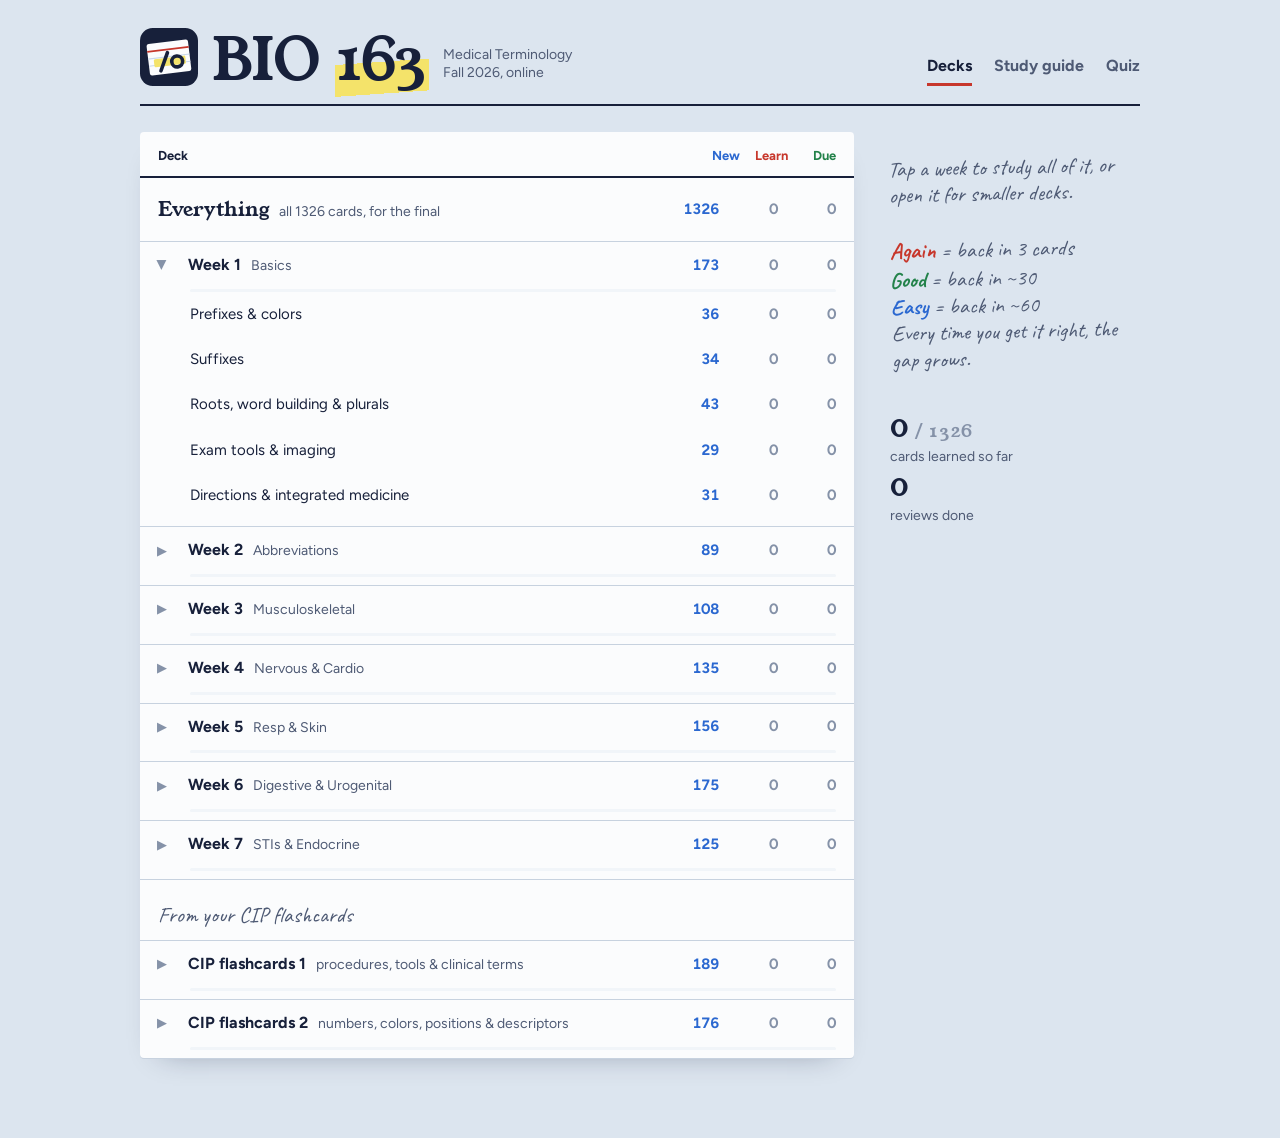
<file: bio163/index.html>
<!doctype html>
<html lang="en">
<head>
<meta charset="utf-8">
<meta name="viewport" content="width=device-width, initial-scale=1, viewport-fit=cover">
<meta name="description" content="Anki-style flashcards, weekly study guides and timed practice quizzes for BIO 163 Medical Terminology.">
<link rel="icon" href="logo.svg" type="image/svg+xml">
<link rel="apple-touch-icon" href="logo.svg">
<style>:root{padding-top:env(safe-area-inset-top,0px);padding-bottom:env(safe-area-inset-bottom,0px)}body{margin:0}img{max-width:100%}[hidden]{display:none!important}</style>
<title>BIO 163 Study Deck</title>
<meta name="claude:viewport-fit-sides" content="cover">
<link rel="preconnect" href="https://fonts.googleapis.com">
<link rel="stylesheet" href="https://fonts.googleapis.com/css2?family=Young+Serif&family=Figtree:ital,wght@0,400;0,500;0,700;1,400&family=Caveat:wght@500;700&display=swap">
<style>
  /* Layout: a clipboard on scrub-blue. Masthead left, plain text nav; the deck tree reads like Anki's
     deck browser with a handwritten margin note beside it. Cards are ruled index cards.
     Materials: ceil-blue scrubs, navy chart ink, index-card rules, highlighter, red pen.
     Anki's own colors mark New (blue), Learn (red) and Due (green). */
  :root {
    --bg: #DCE5EF;
    --sheet: #FBFCFD;
    --sheet-2: #F1F5F9;
    --ink: #17203A;
    --ink-2: #4E5A74;
    --ink-3: #8592A8;
    --rule: #C7D2DF;
    --scrub: #3E64A0;
    --pen: #C7372C;
    --hl: #F4E36A;
    --lines: #DCE7F4;
    --new: #2B68D0;
    --learn: #C7372C;
    --due: #23824A;
    --hard: #5D6880;
    --serif: 'Young Serif', Georgia, 'Times New Roman', serif;
    --sans: 'Figtree', 'Segoe UI', Helvetica, Arial, sans-serif;
    --hand: 'Caveat', 'Bradley Hand', 'Comic Sans MS', cursive;
  }
  @media (prefers-color-scheme: dark) {
    :root:not([data-theme="light"]) {
      --bg: #10172A; --sheet: #182136; --sheet-2: #1E2840; --ink: #E5EAF4; --ink-2: #A3AEC4; --ink-3: #6E7A93;
      --rule: #2B3753; --scrub: #8DAEE6; --pen: #FF7468; --hl: rgba(240, 220, 90, .3); --lines: #1F2A44;
      --new: #7EA8FF; --learn: #FF7468; --due: #5FCB86; --hard: #A3AEC4;
      color-scheme: dark;
    }
  }
  :root[data-theme="dark"] {
    --bg: #10172A; --sheet: #182136; --sheet-2: #1E2840; --ink: #E5EAF4; --ink-2: #A3AEC4; --ink-3: #6E7A93;
    --rule: #2B3753; --scrub: #8DAEE6; --pen: #FF7468; --hl: rgba(240, 220, 90, .3); --lines: #1F2A44;
    --new: #7EA8FF; --learn: #FF7468; --due: #5FCB86; --hard: #A3AEC4;
    color-scheme: dark;
  }

  * { box-sizing: border-box; }
  html { -webkit-text-size-adjust: 100%; }
  body {
    background: var(--bg); color: var(--ink);
    font-family: var(--sans); font-size: 16px; line-height: 1.55;
    padding-left: max(16px, env(safe-area-inset-left, 0px));
    padding-right: max(16px, env(safe-area-inset-right, 0px));
  }
  button, input, select { font: inherit; color: inherit; }
  button { cursor: pointer; }
  :focus-visible { outline: 2px solid var(--scrub); outline-offset: 3px; }
  .app { max-width: 1000px; margin: 0 auto; padding-block: 28px 80px; }

  /* Masthead */
  .mast { display: flex; flex-wrap: wrap; align-items: flex-end; justify-content: space-between; gap: 18px 32px; padding-bottom: 18px; border-bottom: 2px solid var(--ink); }
  .brand { display: flex; align-items: flex-end; gap: 14px; }
  .logo { width: 58px; height: 58px; flex: 0 0 auto; align-self: center; }
  .code { font-family: var(--serif); font-size: clamp(40px, 8vw, 58px); line-height: .9; letter-spacing: -.01em; }
  .code em { font-style: normal; background: linear-gradient(176deg, transparent 52%, var(--hl) 52%, var(--hl) 88%, transparent 88%); padding: 0 .06em; }
  .course { font-size: 14px; line-height: 1.3; color: var(--ink-2); padding-bottom: 4px; }
  .nav { display: flex; gap: 22px; }
  .nav button { background: none; border: 0; padding: 4px 0; font-weight: 700; font-size: 16px; color: var(--ink-2); border-bottom: 3px solid transparent; }
  .nav button[aria-current="page"] { color: var(--ink); border-bottom-color: var(--pen); }
  main { padding-top: 26px; }

  /* Shared bits */
  h2 { font-family: var(--serif); font-weight: 400; font-size: clamp(28px, 5vw, 40px); line-height: 1.1; margin: 0; text-wrap: balance; }
  h3 { font-family: var(--serif); font-weight: 400; font-size: 24px; line-height: 1.2; margin: 0; }
  .lede { margin: 0; max-width: 64ch; color: var(--ink-2); font-size: 17px; }
  .hand { font-family: var(--hand); }
  .btn { border: 1px solid var(--rule); background: var(--sheet); border-radius: 6px; padding: 9px 15px; font-weight: 700; font-size: 15px; }
  .btn:hover { border-color: var(--ink-3); }
  .btn.solid { background: var(--ink); border-color: var(--ink); color: var(--sheet); }
  .link { background: none; border: 0; padding: 2px 0; color: var(--scrub); font-weight: 700; text-decoration: underline; text-underline-offset: 3px; }
  .row { display: flex; flex-wrap: wrap; gap: 10px; align-items: center; }
  .n-new { color: var(--new); } .n-learn { color: var(--learn); } .n-due { color: var(--due); }
  .zero { color: var(--ink-3) !important; }

  /* Word-part coloring */
  .bd { font-size: 15px; display: inline-flex; flex-wrap: wrap; gap: 0 3px; align-items: baseline; letter-spacing: .01em; }
  .p { color: var(--new); font-weight: 700; }
  .r { color: var(--ink); font-weight: 700; }
  .v { color: var(--ink-3); }
  .s { color: var(--pen); font-weight: 700; }
  .wp { font-weight: 700; white-space: nowrap; }
  .wp.k-p { color: var(--new); } .wp.k-s { color: var(--pen); }

  /* Decks view */
  .decks { display: grid; grid-template-columns: minmax(0, 1fr) 250px; gap: 36px; align-items: start; }
  .tree { background: var(--sheet); border-radius: 4px; box-shadow: 0 1px 0 var(--rule), 0 14px 30px -22px rgba(10, 20, 50, .45); }
  .thead, .drow { display: grid; grid-template-columns: minmax(0, 1fr) 3.4em 3.4em 3.4em; align-items: center; column-gap: 4px; }
  .thead { padding: 14px 18px 10px; font-size: 13px; font-weight: 700; border-bottom: 2px solid var(--ink); }
  .thead span:not(:first-child), .drow .num { text-align: right; font-variant-numeric: tabular-nums; }
  .wk { border-bottom: 1px solid var(--rule); }
  .wk:last-child { border-bottom: 0; }
  .drow { width: 100%; text-align: left; background: none; border: 0; padding: 11px 18px; }
  .drow:hover { background: var(--sheet-2); }
  .drow .name { display: flex; align-items: baseline; gap: 10px; min-width: 0; }
  .drow .name b { font-weight: 700; }
  .drow .name small { color: var(--ink-2); font-size: 14px; white-space: nowrap; overflow: hidden; text-overflow: ellipsis; }
  .drow .num { font-weight: 700; font-size: 15px; }
  .drow.root { padding-block: 16px; }
  .drow.root .name b { font-family: var(--serif); font-weight: 400; font-size: 20px; }
  .drow.sub { padding-left: 50px; }
  .drow.sub .name span { font-size: 15px; }
  .wkhead { display: flex; align-items: stretch; }
  .wkhead .drow { flex: 1; padding-left: 4px; }
  .chev { flex: 0 0 auto; width: 44px; background: none; border: 0; color: var(--ink-3); font-size: 13px; display: grid; place-items: center; }
  .chev span { display: inline-block; transition: transform .15s; }
  .chev[aria-expanded="true"] span { transform: rotate(90deg); }
  .tsec { padding: 18px 18px 8px; font-family: var(--hand); font-size: 22px; color: var(--ink-2); border-bottom: 1px solid var(--rule); }
  .cipx { display: grid; gap: 8px; max-width: 46ch; margin-top: 4px; }
  .cipx div { display: grid; }
  .cipx b { font-size: 17px; }
  .cipx span { color: var(--ink-2); font-size: 15px; }
  .cipx .rel { margin: 0; font-size: 14px; color: var(--ink-3); }
  .cipx .cnote { margin: 0; font-family: var(--hand); font-size: 20px; line-height: 1.2; color: var(--ink-2); }
  .ciptable td small { color: var(--ink-3); font-size: 13px; }
  .ciptable td:first-child { white-space: nowrap; }
  .weeks button.wide { width: auto; padding: 0 12px; font-family: var(--sans); font-weight: 700; font-size: 15px; }
  .meter { height: 3px; background: var(--sheet-2); margin: 0 18px 0 50px; border-radius: 2px; overflow: hidden; }
  .meter i { display: block; height: 100%; background: var(--due); }
  .aside { position: sticky; top: 20px; display: grid; gap: 18px; }
  .margin-note { font-family: var(--hand); font-size: 22px; line-height: 1.2; color: var(--ink-2); transform: rotate(-1.2deg); }
  .margin-note b { font-weight: 700; }
  .margin-note .a { color: var(--learn); } .margin-note .g { color: var(--due); } .margin-note .e { color: var(--new); }
  .stats { display: grid; gap: 2px; font-size: 14px; color: var(--ink-2); }
  .stats b { font-family: var(--serif); font-weight: 400; font-size: 30px; color: var(--ink); line-height: 1.1; font-variant-numeric: tabular-nums; }

  /* Study screen */
  .study { max-width: 680px; margin: 0 auto; display: grid; gap: 16px; }
  .crumbs { display: flex; justify-content: space-between; align-items: baseline; gap: 12px; flex-wrap: wrap; }
  .crumbs .path { font-weight: 700; }
  .crumbs .path span { color: var(--ink-2); font-weight: 500; }
  .counts { font-weight: 700; font-size: 18px; font-variant-numeric: tabular-nums; letter-spacing: .02em; }
  .counts .cur { text-decoration: underline; text-decoration-thickness: 2px; text-underline-offset: 4px; }
  .counts .plus { color: var(--ink-3); font-weight: 400; margin: 0 2px; }
  .card {
    position: relative; min-height: 340px; border-radius: 3px; background-color: var(--sheet);
    background-image: repeating-linear-gradient(to bottom, transparent 0 33px, var(--lines) 33px 34px);
    background-position: 0 12px;
    box-shadow: 0 1px 0 var(--rule), 0 18px 34px -24px rgba(10, 20, 50, .5);
    padding: 22px 26px 30px; display: flex; flex-direction: column; align-items: center; text-align: center; gap: 14px;
  }
  .card .kind { align-self: flex-start; font-size: 13px; color: var(--ink-2); text-align: left; }
  .card .kind b { color: var(--ink); }
  .q { font-family: var(--serif); font-size: clamp(32px, 7vw, 52px); line-height: 1.12; overflow-wrap: anywhere; margin-top: 26px; }
  .q.long { font-family: var(--sans); font-weight: 700; font-size: clamp(19px, 3.6vw, 24px); line-height: 1.4; max-width: 32ch; }
  .q-pre { font-family: var(--hand); font-size: 22px; color: var(--ink-2); margin-bottom: -12px; margin-top: 18px; }
  .redline { align-self: stretch; height: 0; border: 0; border-top: 2px solid var(--pen); opacity: .7; margin: 10px -26px 4px; }
  .a { font-size: clamp(19px, 3.6vw, 23px); font-weight: 700; max-width: 40ch; line-height: 1.4; }
  .a.big { font-family: var(--serif); font-weight: 400; font-size: clamp(30px, 6vw, 44px); }
  .a-sub { color: var(--ink-2); max-width: 46ch; }
  .reveal { width: 100%; padding: 15px; border-radius: 6px; border: 0; background: var(--ink); color: var(--sheet); font-weight: 700; font-size: 17px; }
  .rate { display: grid; grid-template-columns: repeat(4, 1fr); gap: 8px; }
  .rate button { display: grid; gap: 0; justify-items: center; padding: 6px 4px 11px; border: 1px solid var(--rule); background: var(--sheet); border-radius: 6px; font-weight: 700; font-size: 16px; }
  .rate button:hover { border-color: currentColor; }
  .rate .ivl { font-family: var(--hand); font-size: 19px; font-weight: 500; color: var(--ink-2); line-height: 1.2; }
  .r1 { color: var(--learn); } .r2 { color: var(--hard); } .r3 { color: var(--due); } .r4 { color: var(--new); }
  .foot { display: flex; justify-content: space-between; align-items: center; gap: 12px; flex-wrap: wrap; font-size: 14px; color: var(--ink-2); }
  .foot label { display: inline-flex; gap: 8px; align-items: center; }
  .foot select { background: var(--sheet); border: 1px solid var(--rule); border-radius: 6px; padding: 5px 8px; }
  .keys { font-size: 13px; color: var(--ink-3); text-align: center; margin: 0; }
  kbd { font-family: var(--sans); font-size: 12px; font-weight: 700; border: 1px solid var(--rule); border-bottom-width: 2px; border-radius: 4px; padding: 0 5px; background: var(--sheet); color: var(--ink-2); }
  .congrats { background: var(--sheet); border-radius: 4px; padding: 34px 26px; text-align: center; display: grid; gap: 14px; justify-items: center; box-shadow: 0 1px 0 var(--rule); }
  .congrats p { margin: 0; color: var(--ink-2); max-width: 46ch; }
  .reset { background: none; border: 0; color: var(--ink-3); font-size: 13px; text-decoration: underline; padding: 2px; }
  .reset.armed { color: var(--pen); font-weight: 700; }

  /* Week picker (guide + quiz) */
  .weeks { display: flex; flex-wrap: wrap; align-items: center; gap: 6px; margin-bottom: 26px; }
  .weeks .lbl { font-size: 14px; color: var(--ink-2); margin-right: 6px; }
  .weeks button { width: 40px; height: 40px; border-radius: 6px; border: 1px solid var(--rule); background: var(--sheet); font-family: var(--serif); font-size: 18px; }
  .weeks button[aria-pressed="true"] { background: var(--ink); border-color: var(--ink); color: var(--sheet); }

  /* Guide */
  .guide { display: grid; gap: 34px; }
  .ghead { display: grid; gap: 12px; }
  .ghead .src { font-size: 14px; color: var(--ink-2); }
  .due { display: grid; gap: 6px; padding-left: 16px; border-left: 3px solid var(--pen); }
  .due b { font-size: 15px; }
  .due ul { margin: 0; padding-left: 18px; }
  .gtools { display: flex; flex-wrap: wrap; gap: 12px; align-items: center; justify-content: space-between; }
  .search { flex: 1 1 260px; max-width: 420px; display: flex; align-items: center; gap: 8px; background: var(--sheet); border: 1px solid var(--rule); border-radius: 6px; padding: 0 12px; }
  .search input { border: 0; background: transparent; padding: 10px 0; width: 100%; outline: none; }
  .search:focus-within { border-color: var(--scrub); }
  .jump { display: flex; flex-wrap: wrap; gap: 4px 18px; font-size: 15px; }
  .jump a { color: var(--scrub); font-weight: 700; text-underline-offset: 3px; }
  .sec { display: grid; gap: 14px; scroll-margin-top: 16px; }
  .sec > h3 { padding-bottom: 6px; border-bottom: 2px solid var(--ink); }
  .sec h4 { font-size: 15px; font-weight: 700; margin: 8px 0 0; color: var(--ink-2); }
  .notes { display: grid; grid-template-columns: repeat(auto-fit, minmax(270px, 1fr)); gap: 22px 34px; }
  .note { min-width: 0; }
  .note h5 { margin: 0 0 6px; font-size: 17px; font-weight: 700; display: inline; background: linear-gradient(176deg, transparent 55%, var(--hl) 55%, var(--hl) 90%, transparent 90%); }
  .note ul { margin: 8px 0 0; padding-left: 18px; display: grid; gap: 5px; }
  .legend { display: flex; flex-wrap: wrap; gap: 4px 18px; font-size: 14px; color: var(--ink-2); }
  .tablewrap { overflow-x: auto; background: var(--sheet); border-radius: 4px; box-shadow: 0 1px 0 var(--rule); }
  table { border-collapse: collapse; width: 100%; font-size: 15px; }
  th, td { text-align: left; padding: 8px 14px; border-bottom: 1px solid var(--rule); vertical-align: top; }
  tr:last-child td { border-bottom: 0; }
  th { font-size: 13px; font-weight: 700; color: var(--ink-2); }
  td.ex { color: var(--ink-2); }
  .terms { display: grid; grid-template-columns: repeat(auto-fit, minmax(290px, 1fr)); gap: 16px 34px; }
  .term { min-width: 0; display: grid; gap: 1px; align-content: start; }
  .term b { font-size: 17px; }
  .term p { margin: 0; color: var(--ink-2); }
  .watch { display: grid; grid-template-columns: repeat(auto-fit, minmax(290px, 1fr)); gap: 16px 34px; }
  .watch div { min-width: 0; }
  .watch b { display: block; color: var(--pen); }
  .watch span { color: var(--ink-2); }

  /* Quiz */
  .quiz { max-width: 720px; display: grid; gap: 18px; }
  .panel { background: var(--sheet); border-radius: 4px; padding: 24px; display: grid; gap: 18px; box-shadow: 0 1px 0 var(--rule), 0 14px 30px -24px rgba(10, 20, 50, .45); }
  .panel p { margin: 0; color: var(--ink-2); max-width: 62ch; }
  .field { display: grid; gap: 6px; }
  .field > span { font-size: 14px; font-weight: 700; }
  .seg { display: inline-flex; flex-wrap: wrap; border: 1px solid var(--rule); border-radius: 6px; overflow: hidden; width: fit-content; max-width: 100%; }
  .seg button { border: 0; background: var(--sheet); padding: 7px 14px; font-weight: 700; font-size: 15px; color: var(--ink-2); }
  .seg button + button { border-left: 1px solid var(--rule); }
  .seg button[aria-pressed="true"] { background: var(--ink); color: var(--sheet); }
  .panel select { background: var(--sheet); border: 1px solid var(--rule); border-radius: 6px; padding: 8px 10px; max-width: 100%; }
  .check { display: inline-flex; align-items: center; gap: 8px; font-size: 15px; }
  .check input { accent-color: var(--ink); width: 17px; height: 17px; }
  .qhead { display: flex; justify-content: space-between; gap: 10px; flex-wrap: wrap; font-size: 14px; color: var(--ink-2); font-variant-numeric: tabular-nums; }
  .timer { height: 4px; background: var(--rule); border-radius: 2px; overflow: hidden; }
  .timer i { display: block; height: 100%; background: var(--scrub); transition: width .25s linear; }
  .timer.low i { background: var(--pen); }
  .qlabel { font-size: 15px; color: var(--ink-2); margin: 0 0 4px; }
  .qprompt { font-family: var(--serif); font-size: clamp(28px, 6vw, 42px); line-height: 1.15; overflow-wrap: anywhere; }
  .qprompt.long { font-family: var(--sans); font-weight: 700; font-size: clamp(18px, 3.4vw, 22px); line-height: 1.4; }
  .options { display: grid; gap: 8px; }
  .opt { text-align: left; border: 1px solid var(--rule); background: var(--sheet); border-radius: 6px; padding: 12px 14px; display: flex; gap: 12px; align-items: baseline; font-size: 16px; }
  .opt:hover:not(:disabled) { border-color: var(--ink-2); }
  .opt:disabled { cursor: default; }
  .opt.right { border-color: var(--due); box-shadow: inset 4px 0 0 var(--due); }
  .opt.wrong { border-color: var(--pen); box-shadow: inset 4px 0 0 var(--pen); }
  .feedback { display: grid; gap: 4px; }
  .feedback .ok { color: var(--due); font-family: var(--hand); font-size: 26px; line-height: 1; }
  .feedback .no { color: var(--pen); font-family: var(--hand); font-size: 26px; line-height: 1; }
  .score { display: flex; gap: 22px; flex-wrap: wrap; align-items: baseline; }
  .score .num { font-family: var(--serif); font-size: 68px; line-height: 1; font-variant-numeric: tabular-nums; }
  .score .grade { font-family: var(--hand); font-size: 60px; line-height: 1; color: var(--pen); transform: rotate(-6deg); display: inline-block; }
  .missed { display: grid; gap: 8px; }
  .missed div { padding-left: 12px; border-left: 3px solid var(--pen); }
  .scale { font-size: 13px; color: var(--ink-3); }

  @media (max-width: 860px) {
    .decks { grid-template-columns: 1fr; gap: 24px; }
    .aside { position: static; grid-template-columns: 1fr 1fr; align-items: start; }
  }
  @media (max-width: 560px) {
    .app { padding-block: 18px 64px; }
    .nav { width: 100%; justify-content: space-between; }
    .logo { width: 46px; height: 46px; } .brand { gap: 10px; }
    .thead, .drow { grid-template-columns: minmax(0, 1fr) 2.6em 2.6em 2.6em; }
    .thead { padding-inline: 12px; } .drow { padding-inline: 12px; } .drow.sub { padding-left: 40px; }
    .drow .name small { display: none; }
    .meter { margin: 0 12px 0 40px; }
    .chev { width: 36px; }
    .aside { grid-template-columns: 1fr; }
    .card { padding: 18px 18px 26px; min-height: 300px; }
    .redline { margin-inline: -18px; }
    .rate { gap: 6px; } .rate button { font-size: 15px; }
    .panel { padding: 18px; }
    .weeks { gap: 5px; } .weeks .lbl { display: none; } .weeks button { width: 34px; height: 36px; } .weeks button.wide { padding: 0 9px; }
  }
  @media (prefers-reduced-motion: reduce) { .chev span { transition: none; } }
</style>
</head>
<body>
<div class="app">
  <header class="mast">
    <div class="brand">
      <svg class="logo" aria-hidden="true" xmlns="http://www.w3.org/2000/svg" viewBox="0 0 64 64"> <rect width="64" height="64" rx="14" fill="#17203A"/> <g transform="rotate(-7 32 33)"> <rect x="9" y="15" width="46" height="35" rx="2.5" fill="#FBFCFD"/> <path d="M9 23.5h46" stroke="#C7372C" stroke-width="2"/> <path d="M9 31.5h46M9 39.5h46" stroke="#C9D8EC" stroke-width="1.2"/> <rect x="15" y="32.5" width="35" height="9" rx="1.5" fill="#F4E36A"/> <path d="M21.5 46 31 27" stroke="#17203A" stroke-width="4" stroke-linecap="round"/> <circle cx="40.5" cy="38" r="6" fill="none" stroke="#17203A" stroke-width="4"/> </g> </svg>
      <span class="code">BIO <em>163</em></span>
      <span class="course">Medical Terminology<br>Fall 2026, online</span>
    </div>
    <nav class="nav" aria-label="Sections">
      <button data-view="decks">Decks</button>
      <button data-view="guide">Study guide</button>
      <button data-view="quiz">Quiz</button>
    </nav>
  </header>
  <main id="view"></main>
</div>

<script>
const UNITS = [
{
  id: "w1", wk: 1, name: "Basics", title: "Basics of Medical Terminology",
  cip: "CIP Lectures 1–7, 9–20",
  due: ["Introduction discussion (post + reply to 2 classmates)", "8. Timed: Basics of Medical Terminology", "15. Timed: Diagnostic Equipment & Instruments", "19. Timed: Integrated Medicine"],
  overview: "How medical words are built. Learn the prefixes, suffixes and combining forms that repeat in every body system, the plural rules, body directions, the tools used to examine patients, and the vocabulary of integrated medicine. Everything later in the course builds on this week.",
  notes: [
    { h: "Reading a term", items: ["Read the suffix first, then the prefix, then the root(s). Gastroenteritis = inflammation (-itis) of the stomach (gastr/o) and small intestine (enter/o).", "Word root = core meaning. Combining vowel (usually o) links parts. Combining form = root + vowel, written gastr/o.", "Keep the combining vowel between two roots, even if the next root starts with a vowel: gastr/o + enter/o.", "Drop it before a suffix that starts with a vowel: gastritis, not gastroitis.", "Keep it before a suffix that starts with a consonant: arthroscopy."] },
    { h: "Pronunciation clues", items: ["ch often sounds like k: chronic, cholecystitis.", "ps at the start sounds like s: psychology.", "pn at the start sounds like n: pneumonia. pt sounds like t: ptosis.", "x at the start sounds like z: xeroderma.", "ph sounds like f (phalanges); rh sounds like r (rhinitis).", "Plural -i sounds like “eye” (bronchi); -ae sounds like “ee” (vertebrae)."] },
    { h: "Diagnostic suffix families", items: ["-scope = the instrument; -scopy = the exam done with it.", "-graph = the recording instrument; -graphy = the process; -gram = the record produced.", "-meter = instrument that measures; -metry = the measurement.", "Exam skills: inspection (look), palpation (feel), percussion (tap), auscultation (listen)."] },
    { h: "Integrated medicine", items: ["Complementary therapy is used along with conventional care.", "Alternative therapy is used instead of conventional care.", "Integrative medicine combines conventional care with evidence-based complementary therapies.", "Learn each therapy by its core idea: needles (acupuncture), spine (chiropractic), dilution (homeopathy), self-healing (naturopathy)."] }
  ],
  parts: {
    "Prefixes": [
      ["a-, an-", "no, not, without", "apnea"], ["anti-", "against", "antibiotic"], ["auto-", "self", "autoimmune"], ["bi-", "two", "bilateral"],
      ["brady-", "slow", "bradycardia"], ["dys-", "bad, painful, difficult", "dyspnea"], ["endo-", "within, inside", "endoscope"], ["epi-", "upon, above", "epidermis"],
      ["eu-", "good, normal", "eupnea"], ["ex-, exo-", "out, outside", "exocrine"], ["hemi-", "half", "hemiplegia"], ["hyper-", "above, excessive", "hypertension"],
      ["hypo-", "below, deficient", "hypoglycemia"], ["inter-", "between", "intercostal"], ["intra-", "within", "intravenous"], ["macro-", "large", "macrocyte"],
      ["micro-", "small", "microscope"], ["neo-", "new", "neonate"], ["pan-", "all", "pancytopenia"], ["para-", "beside, near, abnormal", "parathyroid"],
      ["peri-", "around", "pericardium"], ["poly-", "many, much", "polyuria"], ["post-", "after", "postoperative"], ["pre-", "before", "prenatal"],
      ["quadri-", "four", "quadriplegia"], ["sub-", "under, below", "subcutaneous"], ["supra-", "above", "suprapubic"], ["tachy-", "fast", "tachycardia"],
      ["tri-", "three", "tricuspid"], ["uni-, mono-", "one", "unilateral"]
    ],
    "Color combining forms": [
      ["erythr/o", "red", "erythrocyte"], ["leuk/o", "white", "leukocyte"], ["cyan/o", "blue", "cyanosis"], ["melan/o", "black", "melanoma"], ["xanth/o", "yellow", "xanthoma"], ["chlor/o", "green", "chlorophyll"]
    ],
    "Suffixes: conditions": [
      ["-algia, -dynia", "pain", "neuralgia"], ["-emia", "blood condition", "anemia"], ["-itis", "inflammation", "tonsillitis"], ["-megaly", "enlargement", "cardiomegaly"],
      ["-oma", "tumor, mass", "lipoma"], ["-osis", "abnormal condition", "cyanosis"], ["-pathy", "disease", "neuropathy"], ["-penia", "deficiency, decrease", "leukopenia"],
      ["-plasia", "formation, development", "hyperplasia"], ["-rrhagia, -rrhage", "bursting forth (of blood)", "hemorrhage"], ["-rrhea", "flow, discharge", "rhinorrhea"], ["-rrhexis", "rupture", "hysterorrhexis"],
      ["-sclerosis", "hardening", "arteriosclerosis"], ["-stenosis", "narrowing", "aortic stenosis"], ["-cele", "hernia, protrusion", "cystocele"], ["-ptosis", "drooping, falling", "blepharoptosis"],
      ["-lysis", "breakdown, destruction", "hemolysis"], ["-genic", "producing", "carcinogenic"], ["-logy", "study of", "cardiology"], ["-logist", "specialist", "dermatologist"]
    ],
    "Suffixes: procedures": [
      ["-ectomy", "excision, removal", "appendectomy"], ["-tomy", "incision, cutting into", "craniotomy"], ["-stomy", "new surgical opening", "colostomy"], ["-plasty", "surgical repair", "rhinoplasty"],
      ["-scopy", "visual examination", "endoscopy"], ["-scope", "instrument to view", "otoscope"], ["-graphy", "process of recording", "mammography"], ["-gram", "record", "electrocardiogram"],
      ["-graph", "instrument for recording", "electrocardiograph"], ["-meter", "instrument to measure", "thermometer"], ["-centesis", "surgical puncture to remove fluid", "amniocentesis"], ["-rrhaphy", "suture", "herniorrhaphy"],
      ["-pexy", "surgical fixation", "nephropexy"], ["-tripsy", "crushing", "lithotripsy"]
    ],
    "Common combining forms": [
      ["cardi/o", "heart", "cardiology"], ["gastr/o", "stomach", "gastritis"], ["hepat/o", "liver", "hepatitis"], ["nephr/o", "kidney", "nephritis"],
      ["neur/o", "nerve", "neuralgia"], ["oste/o", "bone", "osteoma"], ["dermat/o", "skin", "dermatitis"], ["hem/o, hemat/o", "blood", "hematology"],
      ["cyt/o", "cell", "cytology"], ["hist/o", "tissue", "histology"], ["path/o", "disease", "pathology"], ["cephal/o", "head", "cephalalgia"],
      ["thorac/o", "chest", "thoracotomy"], ["abdomin/o", "abdomen", "abdominal"], ["ot/o", "ear", "otitis"], ["ophthalm/o", "eye", "ophthalmoscope"],
      ["rhin/o", "nose", "rhinitis"], ["carcin/o", "cancer", "carcinoma"]
    ]
  },
  terms: {
    "Word building": [
      ["word root", "The core of a term that carries its basic meaning (cardi in cardiology)."],
      ["combining vowel", "A vowel, usually o, that links a root to a suffix or to another root."],
      ["combining form", "A word root plus its combining vowel, written with a slash: cardi/o."],
      ["prefix", "Word part at the beginning of a term that modifies its meaning (brady- in bradycardia)."],
      ["suffix", "Word part at the end of a term that tells the condition, procedure or part of speech (-itis)."],
      ["eponym", "A term named after a person, such as Alzheimer disease or Parkinson disease."],
      ["acronym", "A word formed from the first letters of a phrase and spoken as a word, such as laser or AIDS."]
    ],
    "Directions & planes": [
      ["anterior (ventral)", "Toward the front of the body."], ["posterior (dorsal)", "Toward the back of the body."],
      ["superior (cephalic)", "Above; toward the head."], ["inferior (caudal)", "Below; toward the feet or tail."],
      ["medial", "Toward the midline of the body."], ["lateral", "Away from the midline; toward the side."],
      ["proximal", "Nearer to the point of attachment or origin (the elbow is proximal to the wrist)."], ["distal", "Farther from the point of attachment or origin."],
      ["superficial", "Toward the body surface."], ["deep", "Away from the body surface."],
      ["supine", "Lying on the back, face up."], ["prone", "Lying on the abdomen, face down."],
      ["sagittal plane", "Divides the body into right and left parts (midsagittal = equal halves)."],
      ["frontal (coronal) plane", "Divides the body into front (anterior) and back (posterior) parts."],
      ["transverse (horizontal) plane", "Divides the body into upper and lower parts."]
    ],
    "Diagnostic equipment & instruments": [
      ["stethoscope", "Instrument for listening to internal body sounds such as heart and lungs.", "steth /o -scope"],
      ["sphygmomanometer", "Instrument that measures blood pressure (blood pressure cuff).", "sphygm /o man /o -meter"],
      ["otoscope", "Lighted instrument for examining the ear canal and eardrum.", "ot /o -scope"],
      ["ophthalmoscope", "Instrument for examining the interior of the eye.", "ophthalm /o -scope"],
      ["endoscope", "Lighted tube for viewing inside a body cavity or organ.", "endo- -scope"],
      ["speculum", "Instrument that opens and holds a body cavity for viewing (vaginal, nasal)."],
      ["reflex hammer", "Rubber hammer used to test deep tendon reflexes (percussion hammer)."],
      ["scalpel", "Small, straight surgical knife."],
      ["forceps", "Tweezer-like instrument for grasping or holding tissue."],
      ["hemostat", "Clamp used to stop blood flow from a vessel.", "hem /o -stat"],
      ["catheter", "Flexible tube inserted into the body to drain or deliver fluids."],
      ["electrocardiograph", "Machine that records the electrical activity of the heart; the record is an electrocardiogram (ECG).", "electr /o cardi /o -graph"],
      ["pulse oximeter", "Clip-on sensor that measures oxygen saturation of the blood (SpO2).", "ox -i -meter"],
      ["radiography (x-ray)", "Imaging that uses x-rays to show dense structures such as bone.", "radi /o -graphy"],
      ["computed tomography (CT)", "Series of x-rays processed by computer into cross-sectional slices.", "tom /o -graphy"],
      ["magnetic resonance imaging (MRI)", "Imaging with a strong magnetic field and radio waves; no ionizing radiation; excellent for soft tissue."],
      ["ultrasonography (sonography)", "Imaging with high-frequency sound waves (used in pregnancy, heart, abdomen).", "ultra- son /o -graphy"],
      ["positron emission tomography (PET)", "Imaging with a radioactive tracer that shows metabolic activity of tissue."],
      ["auscultation", "Listening to sounds within the body, usually with a stethoscope."],
      ["palpation", "Examining by feeling with the hands."],
      ["percussion", "Tapping the body surface to judge the size, density or fluid in underlying parts."]
    ],
    "Integrated medicine": [
      ["integrative medicine", "Care that combines conventional medicine with evidence-based complementary therapies."],
      ["complementary medicine", "Non-mainstream therapy used together with conventional medicine."],
      ["alternative medicine", "Non-mainstream therapy used in place of conventional medicine."],
      ["acupuncture", "Traditional Chinese medicine practice of inserting thin needles at specific points on the body."],
      ["chiropractic", "Treatment by manual adjustment of the spine and joints to relieve pain and improve function."],
      ["osteopathic medicine", "Practice of DOs, fully licensed physicians who add hands-on manipulation (OMT) to conventional care."],
      ["naturopathy", "System that uses natural remedies (diet, herbs, lifestyle) to support the body's ability to heal itself."],
      ["homeopathy", "System based on “like cures like,” using extremely diluted substances."],
      ["Ayurveda", "Traditional medicine of India that seeks balance among three body energies (doshas)."],
      ["massage therapy", "Manipulation of soft tissues to relieve tension, pain and stress."],
      ["reflexology", "Pressure applied to points on the feet, hands or ears believed to correspond to body organs."],
      ["biofeedback", "Using electronic monitoring of body functions (heart rate, muscle tension) to learn to control them."],
      ["aromatherapy", "Use of essential oils from plants to promote well-being."],
      ["herbal medicine", "Use of plants or plant extracts for therapeutic purposes."],
      ["Reiki", "Japanese energy-based practice in which the practitioner's hands rest on or near the body."],
      ["meditation", "Mind-body practice of focused attention used to reduce stress."]
    ]
  },
  plurals: [
    ["vertebra", "vertebrae", "-a → -ae"], ["bursa", "bursae", "-a → -ae"], ["diagnosis", "diagnoses", "-is → -es"], ["prognosis", "prognoses", "-is → -es"],
    ["appendix", "appendices", "-ix → -ices"], ["cortex", "cortices", "-ex → -ices"], ["bacterium", "bacteria", "-um → -a"], ["ovum", "ova", "-um → -a"],
    ["bronchus", "bronchi", "-us → -i"], ["thrombus", "thrombi", "-us → -i"], ["ganglion", "ganglia", "-on → -a"], ["criterion", "criteria", "-on → -a"],
    ["carcinoma", "carcinomata", "-ma → -mata"], ["stoma", "stomata", "-ma → -mata"], ["phalanx", "phalanges", "-nx → -nges"], ["larynx", "larynges", "-nx → -nges"],
    ["foramen", "foramina", "-en → -ina"], ["ovary", "ovaries", "-y → -ies"]
  ],
  abbr: [["CT", "computed tomography"], ["MRI", "magnetic resonance imaging"], ["PET", "positron emission tomography"], ["US", "ultrasound"], ["ECG, EKG", "electrocardiogram"], ["CAM", "complementary and alternative medicine"], ["DO", "doctor of osteopathic medicine"], ["TCM", "traditional Chinese medicine"]],
  watch: [
    ["-ectomy vs -tomy vs -stomy", "Removal vs cutting into vs creating a new opening. Gastrectomy removes the stomach; gastrotomy cuts into it; gastrostomy makes an opening into it."],
    ["-scope vs -scopy", "The instrument vs the procedure. An endoscope is used to perform an endoscopy."],
    ["-graph vs -graphy vs -gram", "Machine vs process vs the record. The electrocardiograph performs electrocardiography and prints an electrocardiogram."],
    ["hyper- vs hypo-", "Above or excessive vs below or deficient. Easy to swap when spelling under time pressure."],
    ["inter- vs intra-", "Between vs within. Intercostal = between ribs; intravenous = within a vein."],
    ["The four rrh suffixes", "-rrhea flow, -rrhagia bursting forth of blood, -rrhaphy suture, -rrhexis rupture."],
    ["Plural exceptions", "Virus → viruses and sinus → sinuses, not viri or sini."]
  ]
},
{
  id: "w2", wk: 2, name: "Abbreviations", title: "Abbreviations & Self-Testing",
  cip: "CIP 21–22 Flashcards: Abbreviations",
  due: ["Discussion: Significance of medical terminology outside the health care setting", "CIP 21–22 abbreviation flashcards (time-intensive week)"],
  overview: "The syllabus calls this a very time-intensive week of flashcards. Abbreviations show up on prescriptions, charts and orders, and many of them come from Latin. Learn them in groups: when and how a drug is given, how a chart is written, where care happens, and common labs.",
  notes: [
    { h: "Latin behind dosing abbreviations", items: ["a.c. = ante cibum (before meals); p.c. = post cibum (after meals).", "b.i.d. = bis in die (twice a day); t.i.d. = ter in die (3 times); q.i.d. = quater in die (4 times).", "h.s. = hora somni (at bedtime); p.r.n. = pro re nata (as needed).", "NPO = nil per os (nothing by mouth); PO = per os (by mouth).", "stat = statim (immediately); q = quaque (every)."] },
    { h: "SOAP note order", items: ["S: Subjective (what the patient reports).", "O: Objective (what is measured or observed).", "A: Assessment (diagnosis or impression).", "P: Plan (treatment and follow-up)."] },
    { h: "Joint Commission “Do Not Use” list", items: ["U or IU → write “unit” or “international unit.”", "Q.D. and Q.O.D. → write “daily” and “every other day.”", "Trailing zero (1.0 mg) → write 1 mg. Missing leading zero (.5 mg) → write 0.5 mg.", "MS, MSO4, MgSO4 → write morphine sulfate or magnesium sulfate."] },
    { h: "How to study this week", items: ["Set “Ask with” to Meaning so you practice producing the abbreviation, not just recognizing it.", "Be honest with Again. A missed card comes back in 3 cards; a card you know drifts further away each time.", "Abbreviations with x usually mean a noun: Dx, Tx, Hx, Sx, Fx, Bx, Rx."] }
  ],
  parts: {},
  terms: {},
  abbrGroups: {
    "Timing & dosing": [["a.c.", "before meals"], ["p.c.", "after meals"], ["b.i.d.", "twice a day"], ["t.i.d.", "three times a day"], ["q.i.d.", "four times a day"], ["q", "every"], ["q.h.", "every hour"], ["q4h", "every 4 hours"], ["h.s.", "at bedtime (hour of sleep)"], ["p.r.n.", "as needed"], ["stat", "immediately"], ["ad lib", "as desired"], ["NPO", "nothing by mouth"], ["c̄", "with"], ["s̄", "without"], ["gtt", "drop(s)"], ["Rx", "prescription; take"], ["Sig", "directions for the label"]],
    "Routes": [["PO", "by mouth"], ["IV", "intravenous"], ["IM", "intramuscular"], ["SubQ, SC", "subcutaneous"], ["ID", "intradermal"], ["SL", "sublingual (under the tongue)"], ["PR", "per rectum"], ["IVP", "intravenous push"], ["NG", "nasogastric"], ["top", "topical"]],
    "Charting": [["Dx", "diagnosis"], ["Tx", "treatment"], ["Hx", "history"], ["Sx", "symptoms"], ["Fx", "fracture"], ["Bx", "biopsy"], ["CC", "chief complaint"], ["HPI", "history of present illness"], ["PMH", "past medical history"], ["ROS", "review of systems"], ["PE", "physical examination"], ["H&P", "history and physical"], ["SOAP", "subjective, objective, assessment, plan"], ["VS", "vital signs"], ["TPR", "temperature, pulse, respirations"], ["BP", "blood pressure"], ["I&O", "intake and output"], ["WNL", "within normal limits"], ["NKDA", "no known drug allergies"], ["DNR", "do not resuscitate"], ["ADL", "activities of daily living"], ["ROM", "range of motion"], ["SOB", "shortness of breath"], ["N/V", "nausea and vomiting"], ["R/O", "rule out"], ["F/U", "follow-up"], ["c/o", "complains of"], ["y/o", "years old"], ["Wt / Ht", "weight / height"]],
    "Settings & specialties": [["ED, ER", "emergency department / emergency room"], ["ICU", "intensive care unit"], ["OR", "operating room"], ["PACU", "post-anesthesia care unit"], ["OB/GYN", "obstetrics and gynecology"], ["ENT", "ear, nose and throat"], ["PT", "physical therapy"], ["OT", "occupational therapy"], ["EMS", "emergency medical services"], ["RN", "registered nurse"], ["LPN", "licensed practical nurse"], ["NP", "nurse practitioner"], ["PA", "physician assistant"]],
    "Labs & tests": [["CBC", "complete blood count"], ["BMP", "basic metabolic panel"], ["CMP", "comprehensive metabolic panel"], ["UA", "urinalysis"], ["ABG", "arterial blood gas"], ["CXR", "chest x-ray"], ["WBC", "white blood cell (count)"], ["RBC", "red blood cell (count)"], ["Hgb", "hemoglobin"], ["Hct", "hematocrit"], ["ESR", "erythrocyte sedimentation rate"]],
    "Measurements": [["mg", "milligram"], ["mcg", "microgram"], ["g", "gram"], ["kg", "kilogram"], ["mL", "milliliter"], ["L", "liter"], ["cm", "centimeter"], ["mmHg", "millimeters of mercury"]]
  },
  watch: [
    ["PT", "Physical therapy, but also prothrombin time (a clotting test). Read the context."],
    ["PE", "Physical examination or pulmonary embolism. A big difference."],
    ["cc", "Cubic centimeter (use mL instead) vs CC, chief complaint."],
    ["q.d. / Q.O.D.", "On the Do Not Use list because they get misread as q.i.d. or each other. Write “daily” or “every other day.”"],
    ["a.c. vs p.c.", "Ante = before, post = after. Same pattern as antepartum and postpartum."]
  ]
},
{
  id: "w3", wk: 3, name: "Musculoskeletal", title: "Musculoskeletal System",
  cip: "CIP 23–28, 30–35, 37–42",
  due: ["Discussion #3: Musculoskeletal system", "3-D Model Matching: Musculoskeletal System", "29. Timed: Musculoskeletal System"],
  overview: "Bones, joints, muscles, tendons and ligaments. Know the roots for each structure, the spine curvatures, fracture types, the major disorders, and the procedures named with arthr/o.",
  notes: [
    { h: "Structure facts", items: ["The adult skeleton has 206 bones: axial (skull, spine, ribs, sternum) and appendicular (limbs, shoulder and pelvic girdles).", "Vertebrae: 7 cervical, 12 thoracic, 5 lumbar, then the sacrum and coccyx. Memory hook: breakfast at 7, lunch at 12, dinner at 5.", "Tendons connect muscle to bone. Ligaments connect bone to bone.", "Muscle types: skeletal (voluntary, striated), cardiac (involuntary, striated), smooth (involuntary, in organ walls)."] },
    { h: "Bone cells", items: ["Osteoblasts build bone (-blast = immature, forming cell).", "Osteoclasts break bone down (-clast = to break).", "Osteocytes are mature bone cells (-cyte = cell).", "Myel/o here means bone marrow, where blood cells are made."] },
    { h: "Discussion #3 roots", items: ["The prompt asks about oste/o, myel/o or arthr/o, plus a condition and two suffixes such as -itis, -algia, -porosis.", "Use the word-part tables below to check spelling and meaning as you study."] }
  ],
  parts: {
    "Bones & joints": [
      ["oste/o", "bone", "osteoporosis"], ["arthr/o", "joint", "arthritis"], ["chondr/o", "cartilage", "chondromalacia"], ["myel/o", "bone marrow (also spinal cord)", "osteomyelitis"],
      ["cost/o", "rib", "intercostal"], ["crani/o", "skull", "craniotomy"], ["vertebr/o", "vertebra", "intervertebral"], ["spondyl/o", "vertebra, spine", "spondylitis"],
      ["kyph/o", "hump", "kyphosis"], ["lord/o", "curve, swayback", "lordosis"], ["scoli/o", "crooked, bent", "scoliosis"], ["carp/o", "wrist bones", "carpal tunnel"],
      ["tars/o", "ankle bones", "tarsal"], ["phalang/o", "finger or toe bones", "phalangeal"], ["femor/o", "femur (thigh bone)", "femoral"], ["patell/o", "kneecap", "patellar"],
      ["stern/o", "sternum (breastbone)", "sternal"], ["clavicul/o", "clavicle (collarbone)", "clavicular"], ["scapul/o", "scapula (shoulder blade)", "scapular"], ["humer/o", "humerus (upper arm)", "humeral"],
      ["ili/o", "ilium (hip bone)", "iliac"], ["lumb/o", "lower back", "lumbar"], ["burs/o", "bursa", "bursitis"], ["synov/o", "synovial membrane", "synovitis"], ["ankyl/o", "stiff, fused", "ankylosis"]
    ],
    "Muscles & connective tissue": [
      ["my/o, muscul/o", "muscle", "myalgia"], ["ten/o, tend/o, tendin/o", "tendon", "tendinitis"], ["ligament/o", "ligament", "ligamentous"], ["fasci/o", "fascia", "fasciitis"],
      ["fibr/o", "fiber", "fibromyalgia"], ["kinesi/o", "movement", "kinesiology"], ["sarc/o", "flesh (connective tissue)", "osteosarcoma"], ["rhabd/o", "striated (skeletal) muscle", "rhabdomyolysis"], ["lei/o", "smooth (muscle)", "leiomyoma"]
    ],
    "Suffixes": [
      ["-malacia", "softening", "osteomalacia"], ["-porosis", "porous condition", "osteoporosis"], ["-desis", "surgical fusion, binding", "arthrodesis"], ["-clast", "to break", "osteoclast"],
      ["-blast", "immature, forming cell", "osteoblast"], ["-physis", "growth", "epiphysis"], ["-asthenia", "weakness", "myasthenia"], ["-trophy", "development, nourishment", "atrophy"]
    ]
  },
  terms: {
    "Disorders": [
      ["osteoporosis", "Loss of bone density that leaves bones porous and fragile.", "oste /o -porosis"],
      ["osteoarthritis", "Degenerative joint disease; wearing away of joint cartilage.", "oste /o arthr -itis"],
      ["rheumatoid arthritis", "Autoimmune disease causing chronic inflammation of synovial joints, often hands and wrists on both sides.", "arthr -itis"],
      ["osteomyelitis", "Infection and inflammation of bone and bone marrow.", "oste /o myel -itis"],
      ["osteomalacia", "Softening of bone, usually from vitamin D deficiency (called rickets in children).", "oste /o -malacia"],
      ["gout", "Arthritis caused by uric acid crystals in a joint, often the big toe."],
      ["kyphosis", "Exaggerated outward curve of the thoracic spine (humpback).", "kyph -osis"],
      ["lordosis", "Exaggerated inward curve of the lumbar spine (swayback).", "lord -osis"],
      ["scoliosis", "Sideways (lateral) curvature of the spine.", "scoli -osis"],
      ["herniated disk", "Intervertebral disk bulges or ruptures and can press on spinal nerves."],
      ["carpal tunnel syndrome", "Compression of the median nerve in the wrist, causing numbness and tingling in the hand."],
      ["ankylosing spondylitis", "Chronic inflammation of the spine that can lead to fusion of vertebrae.", "spondyl -itis"],
      ["muscular dystrophy", "Group of inherited diseases with progressive muscle weakness and degeneration.", "dys- -trophy"],
      ["myasthenia gravis", "Autoimmune disorder causing muscle weakness that worsens with use.", "my -asthenia"],
      ["tendinitis", "Inflammation of a tendon.", "tendin -itis"],
      ["bursitis", "Inflammation of a bursa, the fluid sac that cushions a joint.", "burs -itis"],
      ["fibromyalgia", "Chronic widespread muscle pain with tender points and fatigue.", "fibr /o my -algia"],
      ["arthralgia", "Joint pain.", "arthr -algia"],
      ["myalgia", "Muscle pain.", "my -algia"],
      ["atrophy", "Wasting away or decrease in size of a tissue, such as muscle.", "a- -trophy"],
      ["osteosarcoma", "Malignant tumor of bone.", "oste /o sarc -oma"],
      ["chondromalacia", "Softening of cartilage, often under the kneecap.", "chondr /o -malacia"],
      ["sprain", "Injury to a ligament."],
      ["strain", "Injury to a muscle or tendon."]
    ],
    "Fracture types": [
      ["closed (simple) fracture", "Bone is broken but the skin is intact."],
      ["open (compound) fracture", "Broken bone breaks through the skin."],
      ["comminuted fracture", "Bone is shattered into several pieces."],
      ["greenstick fracture", "Incomplete break; bone bends and cracks on one side. Common in children."],
      ["compression fracture", "Bone collapses on itself, often a vertebra weakened by osteoporosis."],
      ["Colles fracture", "Break of the distal radius at the wrist, often from a fall on an outstretched hand."],
      ["spiral fracture", "Break that twists around the bone, caused by a twisting force."]
    ],
    "Procedures & tests": [
      ["arthroscopy", "Visual examination of the inside of a joint with a scope.", "arthr /o -scopy"],
      ["arthroplasty", "Surgical repair or replacement of a joint.", "arthr /o -plasty"],
      ["arthrocentesis", "Puncture of a joint to remove fluid.", "arthr /o -centesis"],
      ["arthrodesis", "Surgical fusion of a joint.", "arthr /o -desis"],
      ["laminectomy", "Removal of the lamina (back part) of a vertebra to relieve pressure on nerves.", "lamin -ectomy"],
      ["osteotomy", "Surgical cutting of a bone.", "oste /o -tomy"],
      ["reduction", "Putting a fractured or dislocated bone back in place (closed or open)."],
      ["ORIF", "Open reduction, internal fixation: surgery to realign a fracture and hold it with plates, screws or rods."],
      ["DEXA scan", "Bone density test using low-dose x-ray; diagnoses osteoporosis."],
      ["electromyography", "Recording of the electrical activity of muscle.", "electr /o my /o -graphy"]
    ],
    "Movement": [
      ["flexion", "Bending a joint; decreases the angle between bones."], ["extension", "Straightening a joint; increases the angle."],
      ["abduction", "Moving a limb away from the midline (ab- = away)."], ["adduction", "Moving a limb toward the midline (ad- = toward)."],
      ["rotation", "Turning a bone around its own axis."], ["pronation", "Turning the palm down."], ["supination", "Turning the palm up."],
      ["dorsiflexion", "Pointing the toes up toward the shin."], ["plantar flexion", "Pointing the toes down."]
    ]
  },
  abbr: [["Fx", "fracture"], ["OA", "osteoarthritis"], ["RA", "rheumatoid arthritis"], ["DJD", "degenerative joint disease"], ["ROM", "range of motion"], ["ORIF", "open reduction, internal fixation"], ["CTS", "carpal tunnel syndrome"], ["DEXA", "dual-energy x-ray absorptiometry"], ["EMG", "electromyography"], ["NSAID", "nonsteroidal anti-inflammatory drug"], ["TKA", "total knee arthroplasty"], ["THA", "total hip arthroplasty"], ["C1–C7", "cervical vertebrae"], ["T1–T12", "thoracic vertebrae"], ["L1–L5", "lumbar vertebrae"], ["ACL", "anterior cruciate ligament"]],
  watch: [
    ["myel/o", "Bone marrow in this unit, spinal cord in the nervous system. Osteomyelitis vs poliomyelitis."],
    ["ilium vs ileum", "Ilium is the hip bone (think i for hIp). Ileum is part of the small intestine."],
    ["tendon vs ligament", "Tendon: muscle to bone. Ligament: bone to bone."],
    ["sprain vs strain", "Sprain hurts a ligament; strain hurts a muscle or tendon (strain has a t, like tendon)."],
    ["abduction vs adduction", "Abduction takes the limb away; adduction adds it back toward the body."],
    ["osteoporosis vs osteomalacia", "Porosis = less bone mass. Malacia = bone that is soft because it is poorly mineralized."]
  ]
},
{
  id: "w4", wk: 4, name: "Nervous & Cardio", title: "Nervous & Cardiovascular Systems",
  cip: "CIP 30–35, 37–42",
  due: ["Discussion #4: Nervous system", "3-D Model Matching: The Heart", "3-D Model Matching: Nervous System", "36. Timed: Nervous System", "43. Timed: Circulatory System"],
  overview: "The two busiest systems on the final. For the nervous system, know brain anatomy, the paralysis and sensation suffixes, and major neurological diseases. For the heart, know the chambers, valves and blood flow path, plus the vessel disorders and procedures.",
  notes: [
    { h: "Nervous system map", items: ["CNS = brain + spinal cord. PNS = 12 pairs of cranial nerves + 31 pairs of spinal nerves.", "Autonomic nervous system: sympathetic (fight or flight) vs parasympathetic (rest and digest).", "Cerebrum: thought, memory, voluntary movement. Cerebellum: balance and coordination. Brainstem (midbrain, pons, medulla): breathing and heart rate.", "Meninges from outside in: dura mater, arachnoid, pia mater."] },
    { h: "Blood flow through the heart", items: ["Body → superior and inferior venae cavae → right atrium → tricuspid valve → right ventricle.", "→ pulmonary valve → pulmonary arteries → lungs (pick up oxygen).", "→ pulmonary veins → left atrium → mitral (bicuspid) valve → left ventricle.", "→ aortic valve → aorta → body."] },
    { h: "Numbers to know", items: ["Normal resting heart rate: 60–100 beats per minute.", "Bradycardia: under 60 bpm. Tachycardia: over 100 bpm.", "Normal blood pressure: under 120/80 mmHg (systolic/diastolic).", "Electrical path: SA node (pacemaker) → AV node → bundle of His → Purkinje fibers."] },
    { h: "Paralysis vocabulary", items: ["-plegia = paralysis; -paresis = partial paralysis or weakness.", "Hemiplegia = one side. Paraplegia = lower body. Quadriplegia (tetraplegia) = all four limbs.", "Discussion #4 suggests -algia, -pathy and -plegia as suffix examples."] }
  ],
  parts: {
    "Nervous system": [
      ["neur/o", "nerve", "neuralgia"], ["encephal/o", "brain", "encephalitis"], ["cerebr/o", "cerebrum, brain", "cerebrovascular"], ["cerebell/o", "cerebellum", "cerebellar"],
      ["mening/o", "meninges", "meningitis"], ["myel/o", "spinal cord (also bone marrow)", "myelogram"], ["gli/o", "glue; neuroglia", "glioma"], ["radicul/o", "nerve root", "radiculopathy"],
      ["psych/o", "mind", "psychology"], ["thalam/o", "thalamus", "hypothalamus"], ["esthesi/o", "sensation, feeling", "anesthesia"], ["-plegia", "paralysis", "hemiplegia"],
      ["-paresis", "partial paralysis, weakness", "hemiparesis"], ["-phasia", "speech", "aphasia"], ["-lepsy", "seizure", "epilepsy"], ["-taxia", "muscle coordination", "ataxia"], ["-kinesia", "movement", "bradykinesia"]
    ],
    "Cardiovascular system": [
      ["cardi/o", "heart", "cardiology"], ["angi/o", "vessel", "angioplasty"], ["vas/o", "vessel, duct", "vasoconstriction"], ["arteri/o", "artery", "arteriosclerosis"],
      ["ather/o", "fatty plaque", "atherosclerosis"], ["phleb/o", "vein", "phlebitis"], ["ven/o", "vein", "venous"], ["aort/o", "aorta", "aortic"],
      ["atri/o", "atrium", "atrial"], ["ventricul/o", "ventricle", "ventricular"], ["valv/o, valvul/o", "valve", "valvuloplasty"], ["coron/o", "crown; heart", "coronary"],
      ["thromb/o", "clot", "thrombosis"], ["embol/o", "plug, embolus", "embolism"], ["sphygm/o", "pulse", "sphygmomanometer"], ["-cardia", "heart condition", "tachycardia"]
    ]
  },
  terms: {
    "Nervous system": [
      ["central nervous system", "The brain and spinal cord."],
      ["peripheral nervous system", "Cranial and spinal nerves that connect the CNS to the rest of the body."],
      ["neuron", "Nerve cell that transmits impulses."],
      ["cerebrospinal fluid", "Clear fluid that cushions the brain and spinal cord."],
      ["cerebrovascular accident (stroke)", "Loss of blood flow to part of the brain from a clot (ischemic) or bleeding (hemorrhagic).", "cerebr /o vascul -ar"],
      ["transient ischemic attack", "Brief stroke-like episode that resolves within 24 hours; a warning sign of stroke."],
      ["epilepsy", "Disorder of recurrent seizures.", "epi- -lepsy"],
      ["multiple sclerosis", "Autoimmune destruction of the myelin sheath in the CNS, leaving scarred (sclerotic) patches.", "-sclerosis"],
      ["Parkinson disease", "Loss of dopamine-producing neurons causing tremor, rigidity and slow movement (bradykinesia)."],
      ["Alzheimer disease", "Progressive dementia with memory loss and confusion."],
      ["amyotrophic lateral sclerosis", "Degeneration of motor neurons causing progressive muscle weakness (Lou Gehrig disease).", "a- my /o -trophic"],
      ["meningitis", "Inflammation of the meninges.", "mening -itis"],
      ["encephalitis", "Inflammation of the brain.", "encephal -itis"],
      ["hydrocephalus", "Excess cerebrospinal fluid in the ventricles of the brain.", "hydr /o cephal -us"],
      ["concussion", "Temporary brain dysfunction caused by a blow to the head."],
      ["hemiplegia", "Paralysis of one side of the body.", "hemi- -plegia"],
      ["paraplegia", "Paralysis of the lower half of the body.", "para- -plegia"],
      ["quadriplegia", "Paralysis of all four limbs.", "quadri- -plegia"],
      ["hemiparesis", "Weakness of one side of the body.", "hemi- -paresis"],
      ["neuralgia", "Nerve pain.", "neur -algia"],
      ["sciatica", "Pain along the sciatic nerve, down the back of the leg."],
      ["Bell palsy", "Sudden weakness or paralysis of one side of the face (facial nerve)."],
      ["glioma", "Tumor of glial cells.", "gli -oma"],
      ["aphasia", "Loss of the ability to speak or understand language.", "a- -phasia"],
      ["ataxia", "Lack of muscle coordination.", "a- -taxia"],
      ["syncope", "Fainting; brief loss of consciousness."],
      ["neuropathy", "Disease of the nerves, often peripheral nerves.", "neur /o -pathy"],
      ["anesthesia", "Loss of sensation.", "an- -esthesia"],
      ["paresthesia", "Abnormal sensation such as tingling or pins and needles.", "par- -esthesia"],
      ["electroencephalography", "Recording of the brain's electrical activity (EEG).", "electr /o encephal /o -graphy"],
      ["lumbar puncture", "Needle inserted into the lower spine to withdraw cerebrospinal fluid (spinal tap)."],
      ["craniotomy", "Surgical incision into the skull.", "crani /o -tomy"]
    ],
    "Heart anatomy": [
      ["atria", "The two upper, receiving chambers of the heart (singular: atrium)."],
      ["ventricles", "The two lower, pumping chambers of the heart."],
      ["septum", "Wall dividing the right and left sides of the heart."],
      ["tricuspid valve", "Valve between the right atrium and right ventricle.", "tri- cusp -id"],
      ["pulmonary valve", "Semilunar valve between the right ventricle and pulmonary artery."],
      ["mitral (bicuspid) valve", "Valve between the left atrium and left ventricle.", "bi- cusp -id"],
      ["aortic valve", "Semilunar valve between the left ventricle and aorta."],
      ["myocardium", "Heart muscle; the middle layer of the heart wall.", "my /o cardi -um"],
      ["endocardium", "Inner lining of the heart.", "endo- cardi -um"],
      ["pericardium", "Sac surrounding the heart.", "peri- cardi -um"],
      ["sinoatrial (SA) node", "The heart's natural pacemaker in the right atrium."],
      ["atrioventricular (AV) node", "Relays the electrical impulse from the atria to the ventricles."],
      ["systole", "Contraction phase of the heartbeat (top BP number)."],
      ["diastole", "Relaxation phase of the heartbeat (bottom BP number)."],
      ["artery", "Vessel that carries blood away from the heart."],
      ["vein", "Vessel that carries blood toward the heart."],
      ["capillary", "Tiny vessel where oxygen and nutrients are exchanged with tissues."]
    ],
    "Cardiovascular disorders": [
      ["myocardial infarction", "Heart attack; death of heart muscle from a blocked coronary artery.", "my /o cardi -al"],
      ["angina pectoris", "Chest pain from reduced blood flow to the heart muscle."],
      ["coronary artery disease", "Narrowing of the coronary arteries, usually from atherosclerosis."],
      ["atherosclerosis", "Buildup of fatty plaque inside artery walls.", "ather /o -sclerosis"],
      ["arteriosclerosis", "Hardening and thickening of the arteries.", "arteri /o -sclerosis"],
      ["hypertension", "Persistently high blood pressure.", "hyper- tens -ion"],
      ["hypotension", "Low blood pressure.", "hypo- tens -ion"],
      ["congestive heart failure", "Heart cannot pump effectively, so fluid backs up into lungs and tissues."],
      ["arrhythmia", "Abnormal heart rhythm (also dysrhythmia).", "a- rrhythm -ia"],
      ["bradycardia", "Slow heart rate, under 60 beats per minute.", "brady- -cardia"],
      ["tachycardia", "Fast heart rate, over 100 beats per minute.", "tachy- -cardia"],
      ["atrial fibrillation", "Rapid, irregular quivering of the atria.", "atri -al"],
      ["aneurysm", "Ballooning of a weakened artery wall."],
      ["deep vein thrombosis", "Blood clot in a deep vein, usually in the leg.", "thromb -osis"],
      ["embolism", "Blockage of a vessel by a clot or other material that traveled through the blood.", "embol -ism"],
      ["varicose veins", "Swollen, twisted veins, usually in the legs, from weak valves."],
      ["murmur", "Abnormal heart sound, often from a faulty valve."],
      ["endocarditis", "Inflammation of the inner lining of the heart, often its valves.", "endo- card -itis"],
      ["pericarditis", "Inflammation of the sac around the heart.", "peri- card -itis"],
      ["cardiomegaly", "Enlargement of the heart.", "cardi /o -megaly"],
      ["phlebitis", "Inflammation of a vein.", "phleb -itis"]
    ],
    "Cardiovascular procedures": [
      ["electrocardiogram", "Record of the heart's electrical activity (ECG/EKG).", "electr /o cardi /o -gram"],
      ["echocardiogram", "Ultrasound image of the heart.", "ech /o cardi /o -gram"],
      ["cardiac catheterization", "Thin tube threaded through a vessel into the heart to measure pressures or inject dye."],
      ["angioplasty", "Balloon used to open a narrowed vessel.", "angi /o -plasty"],
      ["stent", "Small mesh tube placed to keep an artery open."],
      ["coronary artery bypass graft", "Surgery using a vessel from elsewhere to route blood around a blocked coronary artery (CABG)."],
      ["pacemaker", "Device implanted to regulate heart rhythm."],
      ["defibrillation", "Electric shock to restore a normal heart rhythm."]
    ]
  },
  abbr: [["CNS", "central nervous system"], ["PNS", "peripheral nervous system"], ["ANS", "autonomic nervous system"], ["CSF", "cerebrospinal fluid"], ["EEG", "electroencephalogram"], ["LP", "lumbar puncture"], ["CVA", "cerebrovascular accident (stroke)"], ["TIA", "transient ischemic attack"], ["MS", "multiple sclerosis"], ["ALS", "amyotrophic lateral sclerosis"], ["MI", "myocardial infarction"], ["CAD", "coronary artery disease"], ["CHF", "congestive heart failure"], ["HTN", "hypertension"], ["AFib", "atrial fibrillation"], ["DVT", "deep vein thrombosis"], ["PE", "pulmonary embolism"], ["CABG", "coronary artery bypass graft"], ["ECG, EKG", "electrocardiogram"], ["bpm", "beats per minute"], ["CPR", "cardiopulmonary resuscitation"], ["AED", "automated external defibrillator"], ["LDL", "low-density lipoprotein (“bad” cholesterol)"], ["HDL", "high-density lipoprotein (“good” cholesterol)"]],
  watch: [
    ["-plegia vs -paresis", "Full paralysis vs weakness. Hemiplegia cannot move one side; hemiparesis has a weak side."],
    ["cerebrum vs cerebellum", "Cerebrum thinks. Cerebellum (the “little brain” at the back) balances."],
    ["atherosclerosis vs arteriosclerosis", "Ather/o = fatty plaque buildup (a type of arteriosclerosis). Arteri/o = hardening of arteries in general."],
    ["thrombus vs embolus", "A thrombus is a clot that stays put. An embolus travels and lodges somewhere else."],
    ["Pulmonary vessels", "Pulmonary arteries carry oxygen-poor blood; pulmonary veins carry oxygen-rich blood. Arteries are defined by direction (away from heart), not oxygen."],
    ["Mitral = bicuspid", "Same valve, two names. Tricuspid is on the right; “mitral” sounds like it could be middle but it is on the left."]
  ]
},
{
  id: "w5", wk: 5, name: "Resp & Skin", title: "Respiratory & Integumentary Systems",
  cip: "CIP 44–47, 49–54",
  due: ["Discussion #5: Respiratory and integumentary systems", "3-D Model Matching: Respiratory System", "3-D Model Matching: Epidermis Layers", "48. Timed: Respiratory System", "55. Timed: Integumentary System"],
  overview: "Air passages from nose to alveoli, breathing patterns, and lung disease; then the skin, its layers, lesions, burns and skin cancers. There is a 3-D model on epidermis layers this week, so learn those five strata in order.",
  notes: [
    { h: "Airway path", items: ["Nose → pharynx (throat) → larynx (voice box) → trachea (windpipe) → bronchi → bronchioles → alveoli (air sacs).", "The right lung has 3 lobes; the left has 2 (room for the heart).", "Pleura: double membrane around the lungs; the pleural space is between its layers.", "The diaphragm (phren/o) is the main breathing muscle."] },
    { h: "Epidermis layers (deep → surface)", items: ["Stratum basale: new cells and melanocytes.", "Stratum spinosum.", "Stratum granulosum.", "Stratum lucidum: only in thick skin (palms, soles).", "Stratum corneum: dead, keratinized surface cells.", "Surface → deep memory hook: “Come Let's Get Sun Burned.”"] },
    { h: "Skin layers & burns", items: ["Epidermis (outer) → dermis (blood vessels, nerves, glands, hair follicles) → hypodermis/subcutaneous layer (fat).", "First-degree (superficial): epidermis only, red and painful.", "Second-degree (partial-thickness): into the dermis, blisters.", "Third-degree (full-thickness): all skin layers; may be painless because nerves are destroyed.", "Rule of nines: head 9%, each arm 9%, front trunk 18%, back trunk 18%, each leg 18%, perineum 1%."] },
    { h: "Melanoma ABCDEs", items: ["Asymmetry.", "Border irregular.", "Color varies.", "Diameter larger than 6 mm (pencil eraser).", "Evolving (changing size, shape or color)."] }
  ],
  parts: {
    "Respiratory system": [
      ["pneum/o, pneumon/o", "lung, air", "pneumonia"], ["pulmon/o", "lung", "pulmonary"], ["bronch/o, bronchi/o", "bronchus", "bronchitis"], ["bronchiol/o", "bronchiole", "bronchiolitis"],
      ["trache/o", "trachea (windpipe)", "tracheostomy"], ["laryng/o", "larynx (voice box)", "laryngitis"], ["pharyng/o", "pharynx (throat)", "pharyngitis"], ["rhin/o, nas/o", "nose", "rhinorrhea"],
      ["sinus/o", "sinus", "sinusitis"], ["pleur/o", "pleura", "pleurisy"], ["alveol/o", "alveolus (air sac)", "alveolar"], ["thorac/o", "chest", "thoracentesis"],
      ["pector/o, steth/o", "chest", "angina pectoris"], ["phren/o", "diaphragm (also mind)", "phrenic nerve"], ["spir/o", "breathing", "spirometry"], ["ox/o", "oxygen", "hypoxia"],
      ["capn/o", "carbon dioxide", "hypercapnia"], ["lob/o", "lobe", "lobectomy"], ["tonsill/o", "tonsils", "tonsillectomy"], ["-pnea", "breathing", "dyspnea"],
      ["-thorax", "chest, pleural cavity", "pneumothorax"], ["-ptysis", "spitting", "hemoptysis"], ["-phonia", "voice", "dysphonia"], ["-ectasis", "dilation, expansion", "atelectasis"]
    ],
    "Integumentary system": [
      ["derm/o, dermat/o", "skin", "dermatitis"], ["cutane/o", "skin", "subcutaneous"], ["kerat/o", "hard, horny tissue", "keratosis"], ["melan/o", "black", "melanoma"],
      ["onych/o, ungu/o", "nail", "onychomycosis"], ["trich/o, pil/o", "hair", "trichology"], ["hidr/o", "sweat", "hyperhidrosis"], ["seb/o", "sebum (oil)", "seborrhea"],
      ["xer/o", "dry", "xeroderma"], ["ichthy/o", "dry, scaly (fish-like)", "ichthyosis"], ["lip/o, adip/o", "fat", "lipoma"], ["myc/o", "fungus", "onychomycosis"],
      ["necr/o", "death", "necrosis"], ["rhytid/o", "wrinkle", "rhytidectomy"], ["-derma", "skin", "scleroderma"]
    ]
  },
  terms: {
    "Respiratory disorders": [
      ["asthma", "Chronic airway inflammation with bronchospasm, wheezing and shortness of breath."],
      ["chronic obstructive pulmonary disease", "Long-term airflow blockage; includes emphysema and chronic bronchitis."],
      ["emphysema", "Alveoli are damaged and overinflated, trapping air."],
      ["chronic bronchitis", "Inflamed bronchi with a productive cough for at least 3 months in 2 consecutive years.", "bronch -itis"],
      ["pneumonia", "Lung infection in which alveoli fill with fluid or pus.", "pneumon -ia"],
      ["tuberculosis", "Bacterial infection by Mycobacterium tuberculosis, usually of the lungs."],
      ["pneumothorax", "Air in the pleural space causing the lung to collapse.", "pneum /o -thorax"],
      ["hemothorax", "Blood in the pleural space.", "hem /o -thorax"],
      ["pleural effusion", "Excess fluid in the pleural space."],
      ["pleurisy (pleuritis)", "Inflammation of the pleura; sharp pain on breathing.", "pleur -itis"],
      ["pulmonary embolism", "Clot that travels to and blocks a lung artery.", "pulmon -ary"],
      ["cystic fibrosis", "Inherited disorder producing thick mucus that clogs lungs and pancreas."],
      ["atelectasis", "Collapsed or incompletely expanded lung.", "atel -ectasis"],
      ["croup", "Childhood viral infection with a barking cough and stridor."],
      ["pertussis", "Whooping cough; bacterial infection with violent coughing fits."],
      ["laryngitis", "Inflammation of the larynx; hoarse voice.", "laryng -itis"],
      ["pharyngitis", "Inflammation of the throat.", "pharyng -itis"],
      ["sinusitis", "Inflammation of the sinuses.", "sinus -itis"]
    ],
    "Breathing signs & symptoms": [
      ["apnea", "Temporary absence of breathing.", "a- -pnea"],
      ["dyspnea", "Difficult or labored breathing.", "dys- -pnea"],
      ["eupnea", "Normal breathing.", "eu- -pnea"],
      ["orthopnea", "Difficulty breathing except when sitting or standing upright.", "orth /o -pnea"],
      ["tachypnea", "Rapid breathing.", "tachy- -pnea"],
      ["bradypnea", "Slow breathing.", "brady- -pnea"],
      ["hemoptysis", "Coughing up blood.", "hem /o -ptysis"],
      ["epistaxis", "Nosebleed."],
      ["rhinorrhea", "Runny nose; discharge from the nose.", "rhin /o -rrhea"],
      ["hypoxia", "Too little oxygen reaching the tissues.", "hyp- ox -ia"],
      ["hypercapnia", "Too much carbon dioxide in the blood.", "hyper- capn -ia"],
      ["cyanosis", "Bluish skin from lack of oxygen.", "cyan -osis"],
      ["crackles (rales)", "Crackling sounds from fluid in small airways."],
      ["wheeze", "High-pitched whistling sound from narrowed airways."],
      ["rhonchi", "Low-pitched rattling sounds from mucus in larger airways."],
      ["stridor", "Harsh, high-pitched sound from an upper airway obstruction."]
    ],
    "Respiratory procedures": [
      ["bronchoscopy", "Visual examination of the bronchi with a scope.", "bronch /o -scopy"],
      ["spirometry", "Measurement of the volume and speed of air breathed in and out.", "spir /o -metry"],
      ["thoracentesis", "Needle puncture of the chest to remove pleural fluid.", "thorac -centesis"],
      ["tracheostomy", "Surgical opening into the trachea, usually with a tube placed.", "trache /o -stomy"],
      ["tracheotomy", "Incision into the trachea.", "trache /o -tomy"],
      ["endotracheal intubation", "Tube passed through the mouth or nose into the trachea to keep the airway open.", "endo- trache -al"],
      ["pulse oximetry", "Measurement of blood oxygen saturation with a clip-on sensor.", "ox -i -metry"],
      ["lobectomy", "Removal of a lobe of the lung.", "lob -ectomy"]
    ],
    "Skin structure": [
      ["epidermis", "Outer layer of skin, without blood vessels.", "epi- derm -is"],
      ["dermis", "Layer under the epidermis with blood vessels, nerves, glands and hair follicles."],
      ["hypodermis (subcutaneous layer)", "Fatty layer beneath the dermis.", "hypo- derm -is"],
      ["stratum corneum", "Outermost epidermal layer of dead, keratin-filled cells."],
      ["stratum lucidum", "Clear layer found only in thick skin of palms and soles."],
      ["stratum granulosum", "Granular layer where cells begin to die and fill with keratin."],
      ["stratum spinosum", "Spiny layer above the basale; gives the skin strength."],
      ["stratum basale", "Deepest epidermal layer, where new cells form; contains melanocytes."],
      ["melanocyte", "Cell that produces melanin pigment.", "melan /o -cyte"],
      ["keratin", "Tough protein in skin, hair and nails.", "kerat -in"],
      ["sebaceous gland", "Oil gland that secretes sebum into hair follicles."],
      ["sudoriferous gland", "Sweat gland."]
    ],
    "Skin conditions": [
      ["dermatitis", "Inflammation of the skin.", "dermat -itis"],
      ["eczema (atopic dermatitis)", "Chronic itchy, red, dry skin inflammation."],
      ["psoriasis", "Autoimmune condition with thick, red plaques covered in silvery scales."],
      ["acne vulgaris", "Inflammation of sebaceous glands and hair follicles; pimples and blackheads."],
      ["impetigo", "Contagious bacterial skin infection with honey-colored crusts."],
      ["cellulitis", "Bacterial infection of the dermis and subcutaneous tissue."],
      ["urticaria", "Hives; itchy raised welts from an allergic reaction."],
      ["alopecia", "Hair loss."],
      ["onychomycosis", "Fungal infection of a nail.", "onych /o myc -osis"],
      ["melanoma", "Malignant tumor of melanocytes; the most dangerous skin cancer.", "melan -oma"],
      ["basal cell carcinoma", "Most common skin cancer; grows slowly and rarely spreads."],
      ["squamous cell carcinoma", "Skin cancer of the flat surface cells; can spread."],
      ["nevus", "Mole; a pigmented spot (plural: nevi)."],
      ["pressure ulcer (decubitus ulcer)", "Skin breakdown from prolonged pressure, often over bony areas."],
      ["jaundice", "Yellowing of skin and eyes from excess bilirubin."],
      ["pruritus", "Itching."],
      ["diaphoresis", "Profuse sweating."],
      ["hyperhidrosis", "Excessive sweating.", "hyper- hidr -osis"],
      ["anhidrosis", "Absence of sweating.", "an- hidr -osis"],
      ["ecchymosis", "Bruise; bleeding under the skin."],
      ["petechiae", "Tiny pinpoint red or purple spots from bleeding under the skin."],
      ["keloid", "Raised overgrowth of scar tissue."],
      ["laceration", "Torn or jagged wound."],
      ["abrasion", "Scraping away of the skin surface."],
      ["xeroderma", "Very dry skin.", "xer /o -derma"],
      ["lipoma", "Benign fatty tumor.", "lip -oma"]
    ],
    "Skin lesions": [
      ["macule", "Flat, discolored spot (a freckle)."],
      ["papule", "Small, solid, raised bump."],
      ["nodule", "Larger, solid, raised lesion that extends deeper."],
      ["vesicle", "Small fluid-filled blister."],
      ["bulla", "Large fluid-filled blister."],
      ["pustule", "Raised lesion filled with pus."],
      ["wheal", "Smooth, raised, itchy swelling (as in hives or a mosquito bite)."],
      ["cyst", "Closed sac containing fluid or semisolid material."]
    ],
    "Skin procedures": [
      ["debridement", "Removal of dead or damaged tissue from a wound or burn."],
      ["biopsy", "Removal of a tissue sample for examination.", "bi /o -opsy"],
      ["cryosurgery", "Destruction of tissue by freezing.", "cry /o -surgery"],
      ["skin graft", "Transplant of healthy skin to cover a damaged area."],
      ["Mohs surgery", "Removing skin cancer layer by layer, checking each under a microscope."],
      ["incision and drainage", "Cutting open an abscess to drain pus (I&D)."],
      ["rhytidectomy", "Face-lift; surgical removal of wrinkles.", "rhytid -ectomy"]
    ]
  },
  abbr: [["COPD", "chronic obstructive pulmonary disease"], ["URI", "upper respiratory infection"], ["SOB", "shortness of breath"], ["DOE", "dyspnea on exertion"], ["TB", "tuberculosis"], ["ABG", "arterial blood gas"], ["PFT", "pulmonary function test"], ["O2", "oxygen"], ["CO2", "carbon dioxide"], ["CPAP", "continuous positive airway pressure"], ["CXR", "chest x-ray"], ["RR", "respiratory rate"], ["SpO2", "oxygen saturation by pulse oximetry"], ["ARDS", "acute respiratory distress syndrome"], ["RUL / LLL", "right upper lobe / left lower lobe"], ["Bx", "biopsy"], ["I&D", "incision and drainage"], ["UV", "ultraviolet"], ["SPF", "sun protection factor"], ["BCC", "basal cell carcinoma"], ["SCC", "squamous cell carcinoma"], ["TBSA", "total body surface area"]],
  watch: [
    ["-stomy vs -tomy (trachea)", "Tracheostomy creates a lasting opening; tracheotomy is the incision itself."],
    ["pneum/o vs pulmon/o", "Both mean lung; pneum/o can also mean air (pneumothorax = air in the chest)."],
    ["vesicle vs bulla vs pustule", "Small fluid blister vs large fluid blister vs pus-filled."],
    ["papule vs nodule", "Both solid and raised; a nodule is larger and deeper."],
    ["hidr/o vs hydr/o", "Hidr/o = sweat (hyperhidrosis). Hydr/o = water (hydrocephalus)."],
    ["Lucidum location", "Stratum lucidum is only in thick skin (palms and soles). Easy test question."]
  ]
},
{
  id: "w6", wk: 6, name: "Digestive & Urogenital", title: "Digestive & Urogenital Systems",
  cip: "CIP 56–60, 62–65",
  due: ["Discussion #6: Digestive and urogenital systems", "3-D Model Matching: Digestive System", "3-D Model Matching: Urogenital System", "61. Timed: Digestive System", "66. Timed: Urogenital System"],
  overview: "The longest list of roots in the course. Follow the GI tract in order from mouth to anus, then the urinary tract from kidney to urethra, then the male and female reproductive roots. Many terms are just a root plus -itis, -ectomy, -stomy or -scopy.",
  notes: [
    { h: "GI tract in order", items: ["Mouth → pharynx → esophagus → stomach.", "Small intestine: duodenum → jejunum → ileum (memory hook: Dow Jones Industrial).", "Large intestine: cecum (appendix attached) → ascending → transverse → descending → sigmoid colon → rectum → anus.", "Accessory organs: liver (makes bile), gallbladder (stores bile), pancreas (enzymes and insulin)."] },
    { h: "Urinary tract", items: ["Kidneys filter blood through about a million nephrons each and make urine.", "Kidney → ureters (2) → urinary bladder → urethra (1) → outside.", "Ureter has two e's and there are two ureters. Urethra is the single exit tube.", "-uria terms describe urine: hematuria (blood), pyuria (pus), polyuria (a lot), oliguria (scanty), anuria (none), nocturia (at night)."] },
    { h: "Ostomy pattern", items: ["Colostomy: opening from the colon to the abdominal wall.", "Ileostomy: opening from the ileum to the abdominal wall.", "Gastrostomy: opening into the stomach (feeding tube).", "Anastomosis: surgical connection between two tubular structures."] },
    { h: "Reproductive roots at a glance", items: ["Uterus: hyster/o, uter/o, metr/o. Ovary: oophor/o, ovari/o. Fallopian tube: salping/o.", "Vagina: colp/o, vagin/o. Breast: mamm/o, mast/o. Menstruation: men/o.", "Testis: orchi/o, orchid/o, test/o. Prostate: prostat/o (not prostrate)."] }
  ],
  parts: {
    "Digestive system": [
      ["or/o, stomat/o", "mouth", "stomatitis"], ["gloss/o, lingu/o", "tongue", "sublingual"], ["dent/i, odont/o", "tooth", "orthodontist"], ["gingiv/o", "gums", "gingivitis"],
      ["cheil/o", "lip", "cheilitis"], ["sial/o", "saliva", "sialolith"], ["esophag/o", "esophagus", "esophagitis"], ["gastr/o", "stomach", "gastritis"],
      ["enter/o", "small intestine", "gastroenteritis"], ["duoden/o", "duodenum", "duodenal ulcer"], ["jejun/o", "jejunum", "jejunostomy"], ["ile/o", "ileum", "ileostomy"],
      ["col/o, colon/o", "colon", "colonoscopy"], ["sigmoid/o", "sigmoid colon", "sigmoidoscopy"], ["rect/o", "rectum", "rectal"], ["proct/o", "anus and rectum", "proctology"],
      ["an/o", "anus", "anal"], ["append/o, appendic/o", "appendix", "appendicitis"], ["hepat/o", "liver", "hepatitis"], ["cholecyst/o", "gallbladder", "cholecystectomy"],
      ["chol/e", "bile, gall", "cholelithiasis"], ["choledoch/o", "common bile duct", "choledocholithiasis"], ["pancreat/o", "pancreas", "pancreatitis"], ["lapar/o", "abdomen, abdominal wall", "laparoscopy"],
      ["peritone/o", "peritoneum", "peritonitis"], ["herni/o", "hernia", "herniorrhaphy"], ["-emesis", "vomiting", "hematemesis"], ["-pepsia", "digestion", "dyspepsia"],
      ["-phagia", "eating, swallowing", "dysphagia"], ["-lith", "stone", "cholelith"], ["-iasis", "abnormal condition", "cholelithiasis"], ["-orexia", "appetite", "anorexia"]
    ],
    "Urinary system": [
      ["nephr/o, ren/o", "kidney", "nephritis"], ["pyel/o", "renal pelvis", "pyelonephritis"], ["glomerul/o", "glomerulus", "glomerulonephritis"], ["ureter/o", "ureter", "ureteral"],
      ["cyst/o, vesic/o", "urinary bladder", "cystitis"], ["urethr/o", "urethra", "urethritis"], ["ur/o, urin/o", "urine, urinary tract", "urology"], ["-uria", "urine condition", "hematuria"],
      ["olig/o", "scanty, few", "oliguria"], ["noct/i", "night", "nocturia"], ["lith/o", "stone", "lithotripsy"], ["azot/o", "nitrogen, urea", "azotemia"], ["py/o", "pus", "pyuria"]
    ],
    "Reproductive system": [
      ["orchi/o, orchid/o, test/o", "testis", "orchitis"], ["prostat/o", "prostate gland", "prostatitis"], ["vas/o", "vas deferens (also vessel)", "vasectomy"], ["epididym/o", "epididymis", "epididymitis"],
      ["andr/o", "male", "androgen"], ["spermat/o", "sperm", "spermatogenesis"], ["hyster/o, uter/o, metr/o", "uterus", "hysterectomy"], ["oophor/o, ovari/o", "ovary", "oophorectomy"],
      ["salping/o", "fallopian tube", "salpingectomy"], ["colp/o, vagin/o", "vagina", "colposcopy"], ["cervic/o", "cervix (also neck)", "cervicitis"], ["mamm/o, mast/o", "breast", "mammogram"],
      ["men/o", "menstruation", "amenorrhea"], ["gynec/o", "woman, female", "gynecology"], ["-arche", "beginning", "menarche"], ["-cyesis", "pregnancy", "pseudocyesis"]
    ]
  },
  terms: {
    "Digestive disorders": [
      ["gastroesophageal reflux disease", "Stomach acid flows back into the esophagus, causing heartburn (GERD).", "gastr /o esophag -eal"],
      ["peptic ulcer", "Sore in the lining of the stomach or duodenum."],
      ["gastritis", "Inflammation of the stomach.", "gastr -itis"],
      ["gastroenteritis", "Inflammation of the stomach and small intestine.", "gastr /o enter -itis"],
      ["Crohn disease", "Inflammatory bowel disease that can affect any part of the GI tract, through the full wall, in patches."],
      ["ulcerative colitis", "Inflammatory bowel disease of the colon and rectum lining, continuous from the rectum.", "col -itis"],
      ["irritable bowel syndrome", "Functional disorder with cramping, gas, diarrhea and/or constipation, without visible damage."],
      ["diverticulosis", "Small pouches (diverticula) in the colon wall.", "diverticul -osis"],
      ["diverticulitis", "Inflammation or infection of those pouches.", "diverticul -itis"],
      ["appendicitis", "Inflammation of the appendix.", "appendic -itis"],
      ["cholelithiasis", "Gallstones.", "chol /e lith -iasis"],
      ["cholecystitis", "Inflammation of the gallbladder.", "cholecyst -itis"],
      ["hepatitis", "Inflammation of the liver, often viral (A, B, C).", "hepat -itis"],
      ["cirrhosis", "Chronic liver disease with scarring that replaces healthy tissue."],
      ["pancreatitis", "Inflammation of the pancreas.", "pancreat -itis"],
      ["hiatal hernia", "Part of the stomach pushes up through the diaphragm."],
      ["inguinal hernia", "Part of the intestine pushes through the abdominal wall in the groin."],
      ["hemorrhoids", "Swollen veins in the rectum or anus."],
      ["polyp", "Growth projecting from a mucous membrane, such as in the colon."],
      ["celiac disease", "Autoimmune damage to the small intestine triggered by gluten."],
      ["gingivitis", "Inflammation of the gums.", "gingiv -itis"],
      ["stomatitis", "Inflammation of the mouth.", "stomat -itis"],
      ["peritonitis", "Inflammation of the peritoneum (abdominal lining).", "peritone -itis"]
    ],
    "Digestive signs & symptoms": [
      ["dysphagia", "Difficulty swallowing.", "dys- -phagia"],
      ["dyspepsia", "Indigestion.", "dys- -pepsia"],
      ["hematemesis", "Vomiting blood.", "hemat -emesis"],
      ["emesis", "Vomiting."],
      ["melena", "Black, tarry stool from digested blood."],
      ["hematochezia", "Bright red blood in the stool."],
      ["ascites", "Fluid buildup in the peritoneal cavity."],
      ["anorexia", "Loss of appetite.", "an- -orexia"],
      ["diarrhea", "Frequent, loose, watery stools.", "dia- -rrhea"],
      ["constipation", "Infrequent or difficult bowel movements."],
      ["flatus", "Gas expelled through the anus."]
    ],
    "Digestive procedures": [
      ["colonoscopy", "Visual examination of the colon with a scope.", "colon /o -scopy"],
      ["esophagogastroduodenoscopy", "Scope exam of the esophagus, stomach and duodenum (EGD).", "esophag /o gastr /o duoden /o -scopy"],
      ["colostomy", "Opening from the colon through the abdominal wall.", "col /o -stomy"],
      ["ileostomy", "Opening from the ileum through the abdominal wall.", "ile /o -stomy"],
      ["gastrectomy", "Removal of all or part of the stomach.", "gastr -ectomy"],
      ["cholecystectomy", "Removal of the gallbladder.", "cholecyst -ectomy"],
      ["appendectomy", "Removal of the appendix.", "append -ectomy"],
      ["laparoscopy", "Visual exam of the abdomen with a scope through small incisions.", "lapar /o -scopy"],
      ["herniorrhaphy", "Surgical repair of a hernia by suturing.", "herni /o -rrhaphy"],
      ["anastomosis", "Surgical connection between two tubular structures."]
    ],
    "Urinary terms": [
      ["urinary tract infection", "Infection anywhere in the urinary tract, most often the bladder (UTI)."],
      ["cystitis", "Inflammation of the urinary bladder.", "cyst -itis"],
      ["pyelonephritis", "Infection of the kidney and renal pelvis.", "pyel /o nephr -itis"],
      ["nephrolithiasis", "Kidney stones.", "nephr /o lith -iasis"],
      ["glomerulonephritis", "Inflammation of the glomeruli, the kidney's filters.", "glomerul /o nephr -itis"],
      ["chronic kidney disease", "Gradual loss of kidney function; end stage is ESRD."],
      ["hematuria", "Blood in the urine.", "hemat -uria"],
      ["dysuria", "Painful urination.", "dys- -uria"],
      ["polyuria", "Excessive urination.", "poly- -uria"],
      ["oliguria", "Scanty urine output.", "olig- -uria"],
      ["anuria", "Absence of urine output.", "an- -uria"],
      ["nocturia", "Urinating at night.", "noct -uria"],
      ["pyuria", "Pus in the urine.", "py -uria"],
      ["proteinuria", "Protein in the urine (also albuminuria).", "protein -uria"],
      ["enuresis", "Involuntary urination, especially bed-wetting."],
      ["incontinence", "Inability to control urination."],
      ["urinary retention", "Inability to empty the bladder."],
      ["urinalysis", "Physical, chemical and microscopic exam of urine (UA)."],
      ["dialysis", "Filtering wastes from the blood artificially when the kidneys fail."],
      ["lithotripsy", "Crushing stones with shock waves.", "lith /o -tripsy"],
      ["cystoscopy", "Visual exam of the bladder with a scope.", "cyst /o -scopy"],
      ["urinary catheterization", "Inserting a tube through the urethra into the bladder to drain urine."],
      ["nephrectomy", "Removal of a kidney.", "nephr -ectomy"]
    ],
    "Male reproductive terms": [
      ["benign prostatic hyperplasia", "Noncancerous enlargement of the prostate that can block urine flow (BPH).", "hyper- -plasia"],
      ["prostatitis", "Inflammation of the prostate.", "prostat -itis"],
      ["cryptorchidism", "Undescended testis.", "crypt orchid -ism"],
      ["orchitis", "Inflammation of a testis.", "orch -itis"],
      ["vasectomy", "Cutting and tying the vas deferens for sterilization.", "vas -ectomy"],
      ["erectile dysfunction", "Inability to achieve or maintain an erection."],
      ["prostate-specific antigen test", "Blood test used to screen for prostate cancer (PSA)."],
      ["transurethral resection of the prostate", "Removing prostate tissue through the urethra (TURP)."]
    ],
    "Female reproductive terms": [
      ["endometriosis", "Endometrial tissue growing outside the uterus.", "endo- metr -iosis"],
      ["hysterectomy", "Removal of the uterus.", "hyster -ectomy"],
      ["oophorectomy", "Removal of an ovary.", "oophor -ectomy"],
      ["salpingectomy", "Removal of a fallopian tube.", "salping -ectomy"],
      ["amenorrhea", "Absence of menstruation.", "a- men /o -rrhea"],
      ["dysmenorrhea", "Painful menstruation.", "dys- men /o -rrhea"],
      ["menorrhagia", "Excessive menstrual bleeding.", "men /o -rrhagia"],
      ["menarche", "First menstrual period.", "men -arche"],
      ["menopause", "Permanent end of menstruation.", "men /o -pause"],
      ["mammography", "X-ray imaging of the breast.", "mamm /o -graphy"],
      ["mastectomy", "Removal of a breast.", "mast -ectomy"],
      ["Pap test", "Cells scraped from the cervix to screen for cervical cancer (Papanicolaou)."],
      ["colposcopy", "Magnified visual exam of the vagina and cervix.", "colp /o -scopy"],
      ["uterine fibroids", "Benign tumors of uterine smooth muscle (leiomyomas)."],
      ["ectopic pregnancy", "Fertilized egg implants outside the uterus, usually in a fallopian tube."],
      ["dilation and curettage", "Widening the cervix and scraping the uterine lining (D&C)."]
    ]
  },
  abbr: [["GI", "gastrointestinal"], ["GERD", "gastroesophageal reflux disease"], ["IBS", "irritable bowel syndrome"], ["IBD", "inflammatory bowel disease"], ["N/V", "nausea and vomiting"], ["NG", "nasogastric"], ["EGD", "esophagogastroduodenoscopy"], ["LFT", "liver function test"], ["BM", "bowel movement"], ["UTI", "urinary tract infection"], ["BUN", "blood urea nitrogen"], ["UA", "urinalysis"], ["CKD", "chronic kidney disease"], ["ESRD", "end-stage renal disease"], ["AKI", "acute kidney injury"], ["KUB", "kidneys, ureters, bladder (x-ray)"], ["ESWL", "extracorporeal shock wave lithotripsy"], ["BPH", "benign prostatic hyperplasia"], ["PSA", "prostate-specific antigen"], ["TURP", "transurethral resection of the prostate"], ["D&C", "dilation and curettage"], ["GYN", "gynecology"], ["OB", "obstetrics"]],
  watch: [
    ["ureter vs urethra", "Two ureters carry urine from kidneys to bladder. One urethra carries it out of the body."],
    ["ileum vs ilium", "Ileum (e for entero, eating) is small intestine. Ilium is the hip bone."],
    ["Crohn vs ulcerative colitis", "Crohn: anywhere mouth to anus, patchy, full wall thickness. UC: colon and rectum only, continuous, inner lining."],
    ["diverticulosis vs diverticulitis", "-osis = the pouches are present. -itis = they are inflamed or infected."],
    ["cyst/o", "Means urinary bladder (cystitis, cystoscopy) but a cyst is also any fluid-filled sac. Cholecyst/o is the gallbladder."],
    ["melena vs hematochezia", "Black, tarry stool (upper GI bleed) vs bright red blood (lower GI bleed)."],
    ["salping/o", "Fallopian tube here; can also mean the eustachian tube in ear terms."]
  ]
},
{
  id: "w7", wk: 7, name: "STIs & Endocrine", title: "Sexually Transmitted Infections & Endocrine System",
  cip: "CIP 67–69, 71–73",
  due: ["Discussion #7: STI and the endocrine system", "3-D Model Matching: Endocrine System", "70. Timed: Sexually Transmitted Infections", "74. Timed: Endocrine System"],
  overview: "First the major STIs: the pathogen behind each one, its key signs, and where the name comes from. Then the endocrine glands, the hormones each one secretes, and what happens when there is too much (hyper-) or too little (hypo-).",
  notes: [
    { h: "Pathogen by STI", items: ["Bacteria: chlamydia (Chlamydia trachomatis), gonorrhea (Neisseria gonorrhoeae), syphilis (Treponema pallidum). Treated with antibiotics.", "Viruses: HIV, herpes simplex (HSV), human papillomavirus (HPV), hepatitis B. Managed with antivirals or prevented by vaccines (HPV, hepatitis B).", "Protozoan: trichomoniasis (Trichomonas vaginalis).", "Chlamydia and gonorrhea are often asymptomatic and can lead to pelvic inflammatory disease (PID)."] },
    { h: "Where STI names come from", items: ["Chlamydia: Greek chlamys, “cloak.” The bacterium hides inside host cells, and infections are often silent.", "Gonorrhea: Greek gonos (seed) + -rrhea (flow); the discharge was once mistaken for semen.", "Herpes: Greek herpein, “to creep,” for spreading sores.", "Syphilis: from a 1530 poem about a shepherd named Syphilus.", "Papilloma(virus): papill/o (nipple-like projection) + -oma; it causes warts."] },
    { h: "Hyper vs hypo patterns", items: ["Thyroid: hyper → Graves disease (fast metabolism, weight loss, exophthalmos). Hypo → Hashimoto, myxedema (slow, weight gain, cold).", "Growth hormone: excess in children → gigantism; in adults → acromegaly. Deficiency in children → pituitary dwarfism.", "Cortisol: excess → Cushing syndrome. Deficiency → Addison disease.", "PTH: excess → high blood calcium. Deficiency → low calcium and tetany."] },
    { h: "Diabetes vocabulary", items: ["Diabetes mellitus: diabetes (“to pass through”) + mellitus (“honey-sweet”) for sugar in urine.", "Classic triad: polyuria, polydipsia, polyphagia.", "Type 1: autoimmune loss of insulin-making beta cells. Type 2: insulin resistance.", "Diabetes insipidus (“tasteless”): not enough ADH, so large amounts of dilute urine; blood sugar is normal.", "A1c reflects average blood glucose over about 2–3 months."] }
  ],
  parts: {
    "Endocrine system": [
      ["aden/o", "gland", "adenoma"], ["adren/o, adrenal/o", "adrenal gland", "adrenalectomy"], ["thyr/o, thyroid/o", "thyroid gland", "thyroidectomy"], ["parathyroid/o", "parathyroid gland", "hyperparathyroidism"],
      ["pituitar/o, hypophys/o", "pituitary gland", "hypopituitarism"], ["pancreat/o", "pancreas", "pancreatitis"], ["gonad/o", "sex glands (ovaries, testes)", "gonadotropin"], ["thym/o", "thymus", "thymoma"],
      ["crin/o, -crine", "to secrete", "endocrine"], ["gluc/o, glyc/o", "sugar, glucose", "hyperglycemia"], ["-dipsia", "thirst", "polydipsia"], ["acr/o", "extremities", "acromegaly"],
      ["calc/o", "calcium", "hypercalcemia"], ["kal/i", "potassium", "hyperkalemia"], ["natr/o", "sodium", "hyponatremia"], ["home/o", "sameness", "homeostasis"],
      ["-tropin", "stimulating hormone", "thyrotropin"], ["ket/o, keton/o", "ketones", "ketoacidosis"], ["toxic/o", "poison", "thyrotoxicosis"]
    ],
    "STI word parts": [
      ["-rrhea", "flow, discharge", "gonorrhea"], ["gon/o", "seed", "gonorrhea"], ["papill/o", "nipple-like projection", "papilloma"], ["immun/o", "protection, immunity", "immunodeficiency"],
      ["urethr/o", "urethra", "urethritis"], ["trich/o", "hair (hair-like flagella)", "trichomoniasis"], ["-iasis", "abnormal condition", "trichomoniasis"]
    ]
  },
  terms: {
    "Sexually transmitted infections": [
      ["chlamydia", "Bacterial STI (Chlamydia trachomatis); most commonly reported bacterial STI and often without symptoms."],
      ["gonorrhea", "Bacterial STI (Neisseria gonorrhoeae) causing discharge and painful urination; often silent in women.", "gon /o -rrhea"],
      ["syphilis", "Bacterial STI (Treponema pallidum) that progresses in stages: primary, secondary, latent, tertiary."],
      ["chancre", "Painless sore at the infection site; the sign of primary syphilis."],
      ["chancroid", "Painful genital ulcer caused by the bacterium Haemophilus ducreyi."],
      ["genital herpes", "Viral STI (herpes simplex virus, usually HSV-2) with recurring painful blisters; no cure, antivirals control outbreaks."],
      ["human papillomavirus", "Viral STI that causes genital warts and can lead to cervical and other cancers; preventable by vaccine.", "papill -oma"],
      ["condylomata acuminata", "Genital warts caused by HPV."],
      ["HIV", "Human immunodeficiency virus; a retrovirus that destroys CD4 (helper T) cells."],
      ["AIDS", "Acquired immunodeficiency syndrome; late-stage HIV with CD4 count under 200 cells/mm³ or an opportunistic infection."],
      ["trichomoniasis", "STI caused by the protozoan Trichomonas vaginalis; frothy discharge and itching.", "trich /o mon -iasis"],
      ["hepatitis B", "Viral liver infection spread by blood and sexual contact; preventable by vaccine.", "hepat -itis"],
      ["pelvic inflammatory disease", "Infection of the uterus, fallopian tubes and ovaries, often from untreated chlamydia or gonorrhea; can cause infertility."],
      ["urethritis", "Inflammation of the urethra.", "urethr -itis"],
      ["asymptomatic", "Without symptoms.", "a- symptomat -ic"],
      ["pathogen", "Organism that causes disease.", "path /o -gen"],
      ["opportunistic infection", "Infection that takes hold because the immune system is weakened, as in AIDS."],
      ["Kaposi sarcoma", "Cancer of blood vessel walls causing purple skin lesions; linked with AIDS.", "sarc -oma"],
      ["antiretroviral therapy", "Combination of drugs that suppresses HIV (ART)."],
      ["pre-exposure prophylaxis", "Medication taken before exposure to prevent HIV infection (PrEP)."]
    ],
    "Glands & hormones": [
      ["endocrine gland", "Ductless gland that secretes hormones directly into the blood.", "endo- -crine"],
      ["exocrine gland", "Gland that secretes through ducts (sweat, salivary).", "exo- -crine"],
      ["hormone", "Chemical messenger carried in the blood to target organs."],
      ["homeostasis", "Stable internal balance that hormones help maintain.", "home /o -stasis"],
      ["hypothalamus", "Brain region that controls the pituitary gland.", "hypo- thalam -us"],
      ["pituitary gland", "“Master gland” at the base of the brain that controls other glands."],
      ["growth hormone (GH)", "Anterior pituitary hormone that stimulates growth of bone and tissue."],
      ["thyroid-stimulating hormone (TSH)", "Anterior pituitary hormone that tells the thyroid to release T3 and T4."],
      ["adrenocorticotropic hormone (ACTH)", "Anterior pituitary hormone that stimulates the adrenal cortex.", "adren /o cortic /o -tropic"],
      ["FSH and LH", "Anterior pituitary hormones that control the ovaries and testes."],
      ["prolactin", "Anterior pituitary hormone that stimulates milk production."],
      ["antidiuretic hormone (ADH)", "Posterior pituitary hormone that makes the kidneys retain water (vasopressin).", "anti- diuret -ic"],
      ["oxytocin", "Posterior pituitary hormone that triggers uterine contractions and milk let-down."],
      ["thyroxine (T4) and triiodothyronine (T3)", "Thyroid hormones that regulate metabolism."],
      ["calcitonin", "Thyroid hormone that lowers blood calcium."],
      ["parathyroid hormone (PTH)", "Raises blood calcium by pulling it from bone."],
      ["cortisol", "Adrenal cortex hormone for stress response and blood glucose."],
      ["aldosterone", "Adrenal cortex hormone that makes the kidneys retain sodium and water."],
      ["epinephrine", "Adrenal medulla hormone for fight or flight (adrenaline)."],
      ["insulin", "Hormone from pancreatic beta cells that lowers blood glucose."],
      ["glucagon", "Hormone from pancreatic alpha cells that raises blood glucose."],
      ["melatonin", "Pineal gland hormone that regulates sleep cycles."],
      ["thymosin", "Thymus hormone that helps T cells mature."],
      ["estrogen and progesterone", "Ovarian hormones for female sex characteristics and the menstrual cycle."],
      ["testosterone", "Testicular hormone for male sex characteristics."]
    ],
    "Endocrine disorders": [
      ["hyperthyroidism", "Overactive thyroid; fast heart rate, weight loss, heat intolerance.", "hyper- thyroid -ism"],
      ["Graves disease", "Autoimmune hyperthyroidism, often with bulging eyes (exophthalmos)."],
      ["exophthalmos", "Bulging eyes.", "ex- ophthalm -os"],
      ["hypothyroidism", "Underactive thyroid; fatigue, weight gain, cold intolerance.", "hypo- thyroid -ism"],
      ["Hashimoto thyroiditis", "Autoimmune destruction of the thyroid; common cause of hypothyroidism.", "thyroid -itis"],
      ["goiter", "Enlargement of the thyroid gland."],
      ["myxedema", "Severe hypothyroidism in adults with puffy, thickened skin."],
      ["congenital hypothyroidism", "Thyroid deficiency present at birth (formerly cretinism)."],
      ["diabetes mellitus type 1", "Autoimmune destruction of beta cells; no insulin is made; requires insulin."],
      ["diabetes mellitus type 2", "Insulin resistance with relative insulin deficiency; most common form."],
      ["gestational diabetes", "High blood glucose that develops during pregnancy."],
      ["diabetes insipidus", "Lack of ADH causing extreme thirst and large amounts of dilute urine."],
      ["hyperglycemia", "High blood glucose.", "hyper- glyc -emia"],
      ["hypoglycemia", "Low blood glucose.", "hypo- glyc -emia"],
      ["polydipsia", "Excessive thirst.", "poly- -dipsia"],
      ["polyphagia", "Excessive hunger or eating.", "poly- -phagia"],
      ["diabetic ketoacidosis", "Dangerous buildup of ketones and acid in the blood from lack of insulin (DKA).", "ket /o acid -osis"],
      ["acromegaly", "Enlarged hands, feet and face from excess growth hormone in adults.", "acr /o -megaly"],
      ["gigantism", "Excess growth hormone before growth plates close, causing extreme height."],
      ["pituitary dwarfism", "Short stature from growth hormone deficiency in childhood."],
      ["Cushing syndrome", "Excess cortisol; moon face, buffalo hump, weight gain."],
      ["Addison disease", "Adrenal insufficiency; too little cortisol and aldosterone; fatigue and darkened skin."],
      ["pheochromocytoma", "Tumor of the adrenal medulla that releases excess epinephrine, causing high blood pressure.", "phe /o chrom /o cyt -oma"],
      ["hyperparathyroidism", "Too much PTH; high blood calcium, weak bones, kidney stones.", "hyper- parathyroid -ism"],
      ["hypocalcemia", "Low blood calcium; can cause tetany (muscle spasms).", "hypo- calc -emia"],
      ["thyroidectomy", "Removal of the thyroid gland.", "thyroid -ectomy"],
      ["hemoglobin A1c", "Blood test showing average glucose over about 2–3 months."]
    ]
  },
  abbr: [["STI", "sexually transmitted infection"], ["STD", "sexually transmitted disease"], ["HIV", "human immunodeficiency virus"], ["AIDS", "acquired immunodeficiency syndrome"], ["HSV", "herpes simplex virus"], ["HPV", "human papillomavirus"], ["PID", "pelvic inflammatory disease"], ["ART", "antiretroviral therapy"], ["PrEP", "pre-exposure prophylaxis"], ["PEP", "post-exposure prophylaxis"], ["NAAT", "nucleic acid amplification test"], ["RPR, VDRL", "blood screening tests for syphilis"], ["DM", "diabetes mellitus"], ["T1DM / T2DM", "type 1 / type 2 diabetes mellitus"], ["FBS", "fasting blood sugar"], ["A1c, HbA1c", "hemoglobin A1c"], ["OGTT", "oral glucose tolerance test"], ["DKA", "diabetic ketoacidosis"], ["DI", "diabetes insipidus"], ["TSH", "thyroid-stimulating hormone"], ["T3 / T4", "triiodothyronine / thyroxine"], ["GH", "growth hormone"], ["ACTH", "adrenocorticotropic hormone"], ["ADH", "antidiuretic hormone"], ["PTH", "parathyroid hormone"], ["FSH", "follicle-stimulating hormone"], ["LH", "luteinizing hormone"]],
  watch: [
    ["chancre vs chancroid", "Chancre is painless (syphilis). Chancroid is painful (Haemophilus ducreyi)."],
    ["HIV vs AIDS", "HIV is the virus. AIDS is the late stage of HIV infection."],
    ["mellitus vs insipidus", "Mellitus: high blood sugar. Insipidus: ADH problem, blood sugar normal. Both cause polyuria."],
    ["gigantism vs acromegaly", "Same hormone excess (GH). Before growth plates close → gigantism; after → acromegaly."],
    ["Cushing vs Addison", "Cushing = too much cortisol. Addison = too little."],
    ["Calcitonin vs PTH", "Calcitonin lowers calcium (tones it down). PTH pulls calcium up."],
    ["endocrine vs exocrine", "Endocrine is ductless, into blood. Exocrine uses ducts. The pancreas is both."]
  ]
},
{
  id: "w8", wk: 8, name: "Final review", title: "Comprehensive Final Exam",
  cip: "Review all CIP activities",
  due: ["77. Timed: Final Exam, due Friday at 11:59 PM EST"],
  overview: "The final is worth 50% of your course grade. It has 220 questions in a 2-hour window and submits automatically when time runs out. That works out to about 33 seconds per question, so you need fast recall, not just recognition.",
  notes: [
    { h: "Exam facts", items: ["220 questions, 2-hour time limit, auto-submits at the end.", "About 33 seconds per question on average.", "Worth 50% of the course grade (timed events 40%, discussions 10%).", "Plan for a reliable computer, stable internet and a quiet place before you start."] },
    { h: "A 7-day plan", items: ["Days 1–2: Flashcards on Weeks 1 and 2 (word parts and abbreviations unlock everything else).", "Days 3–5: One or two body systems a day. Flashcards first, then a 25-question quiz.", "Day 6: Study the Everything deck until the red Learn number stays low.", "Day 7: Take the full 220-question quiz at exam pace, then review only what you missed."] },
    { h: "Test-day tactics", items: ["Break unfamiliar terms into parts: suffix first, then prefix, then root.", "Watch for look-alikes: ileum/ilium, ureter/urethra, hyper/hypo, inter/intra, -tomy/-stomy.", "Do not sit on one question. 33 seconds goes fast; answer, then move on.", "Spelling counts. Many distractors differ by a single letter."] }
  ],
  parts: {}, terms: {}, abbr: [], watch: []
}
];

const CIP_RAW = [[["AB-","away (away from)",[["ab/norm/al","away (away from)/normal or regular/refers to"],["ab/ducens","away/draw or lead"]],"",[]],["ABDOMIN/O-","belly",[["abdomin/al","belly/refers to"],["abdomen/oscopy","belly/process of viewing"]],"",[]],["ACOUST/I-","hearing",[["acoust/ic","hearing/refers to"],["acoust/ic/ophobia","sound (loud)/refers to/fear of"]],"AUDI-",[]],["ADHES/IO-","to stick together",[["adhes/ion","to stick together/process of"],["adhes/i/otomy","adhesions/cutting"]],"",[]],["ADIP/O-","fat",[["adip/oma","fat/tumor"],["adip/ocyte","fat/cell"]],"STEATO-, LIPO-",["(adip/oma is also known as lip/oma)"]],["-AGE","relates to or pertains to",[["tri/age","three/relates to or pertains to (French term which means to sort or classify into three or more divisions)"],["mass/age","kneading/procedure of or process of"]],"-ATION, -IATION, -ING, -ION, -TION, -Y",[]],["-AGON","walls",[["pent/agon","5 sided/walls"],["hex/agon","6 sided/walls"]],"",[]],["AMBUL/O-","to walk",[["ambul/atory","to walk or walking/process of"],["somn/ambul/ism","sleep/walking/process of"]],"",[]],["-AMINE","nitrogen compound",[["anti-hist/amine medic/ation","against-tissue/nitrogen compound: cure/process of"]],"",[]],["ANA-","apart or up",[["ana/tom/y","apart or up/cut/procedure of or process of"],["ana/phase","up/stage"]],"",["(mitosis stage when chromosomes move up or apart)"]],["ANOMAL/Y","abnormal",[["anomal/o/scope","abnormal or not average (not or without normal development)/viewing or examining"],["anomal/ad","abnormal or not average/toward"]],"",[]],["ANTER/O-","before or foremost",[["anter/ior","before or foremost (in front)/refers to"],["anter/opster/ior","front/to back/refers to"]],"",[]],["ANTI-","against",[["anti/sept/ic","against/infection/refers to"],["anti/bio/tic","against/life/refers to"]],"",[]],["ANTR/O-","cavity",[["antro/scop/e","cavity/view or examine (sinuses)/instrument"]],"",[]],["APO-","above or upon",[["apo/plex/y","above or upon/paralyzed/process of"]],"",[]],["AQUA-","water",[["aqua/therap/y","water/treat/process or procedure"],["aqua/phobia","water/fear of"]],"HYDRO-",[]],["-ASIS","condition of or disease",[["psori/asis","itching/condition of or disease"]],"-OSIS, -ESIS, -SIS",[]],["-ATION","process of or procedure of",[["circul/ation","circle/process of"],["cardio/graph/y","heart/instrument to record/procedure of"]],"-AGE, -IATION, -ING, -ION, -TION, -Y",["(blood moving from heart and returning)"]],["ATM/O-","vapor or steam",[["atmo/therap/y","vapor or steam/treatment/process of"],["atmo/sphere","vapor/sphere"]],"",["(aroma/therap/y: vapor/treat/process)"]],["AUDI-","hearing",[["audi/olog/y","hearing/science of or study of/procedure or process of"],["audio/meter","hear/measurement"]],"ACOUST/I-",[]],["AUSCULT/O-","to listen",[["auscult/ation","to listen (physical diagnosis)/process of"]],"",[]],["BACILL/O-","rod-like",[["bacill/us","rod-like (bacteria)/refers to"],["bacill/emia","rod-like (bacteria)/in blood"]],"",[]],["BACTERI/O-","rod",[["bacter/ia","rod/refers to"],["bacter/ial","rod/pertaining to"]],"",["(rod was the first bacteria viewed under microscope)"]],["BENE-","good or normal",[["bene/fit","good or normal/suited for"]],"",[]],["BUCCA-","cheek",[["bucc/al","cheek/pertains to"],["bucc/edema","cheek/swelling"]],"",[]],["CAC/O-","diseased or bad",[["caco/plas/tic","diseased or bad/growth/refers to"],["caco/geus/ia","bad/taste/refers to"]],"",[]],["CAL/O-","heat, heated or hot",[["cal/or","heat, heated or hot/one who is (1 of 4 characteristics of inflammation: calor-heat; rubor- red; tumor-swelling; and dolor-pain)"],["cal/orie","heat/unit"]],"",[]],["CATHETER/O-","to let down into",[["catheter/iz/ation","to let down into/act of/procedure of"],["catheter/ostat","to let down into/stand"]],"",[]],["CAUS-","burn or heat",[["caus/tic","burn or heat/refers to"],["caus/algia","burn or heat/pain"]],"CAUST/O-, CAUTER/O-",[]],["CAUST/O-","burn or heat",[["caus/tic","burn or heat/refers to"]],"CAUS-, CAUTER/O-",[]],["CAUTER/O-","to burn or to heat",[["cauter/iz/ation","to burn or to heat/act of/procedure of"]],"CAUS-, CAUST/O-",[]],["CAV-","hollow",[["cav/ity","hollow/state of or refers to"],["cav/um","hollow/state of"]],"",[]],["-CELE","swelling or tumor",[["laparo/cele","abdominal/swelling or tumor"]],"",[]],["CELLUL/O-","chambers",[["cellul/itis","chambers or body cells (tissues are cell groups)/infection"]],"",[]],["-CENTESIS","surgical puncture to drain fluid",[["thoraco/centesis","chest/surgical puncture to drain fluid (procedure)"]],"",[]],["CENTR/I-","center",[["centri/fug/al","center (middle of circle)/to flee/refers to (heavy particles move to bottom or outside from the center)"],["centri/lobul/ar","center/lobule/pertaining to"]],"",[]],["CHIRO-","hand",[["chiro/pract/or","hand/practice/one who"]],"",["(mano also means hand)"]],["-CID","to kill",[["sui/cid/al","oneself/to kill/refers to"]],"",[]],["CINE/O-","movement filming",[["cine/angio/cardio/graph/y","movement/vessel/heart/filming instrument/procedure"]],"",[]],["CIRCUM-","around",[["circum/flex","around/bend"],["circum/cis/ion","around/cut/process of"],["circum/duct/ion","around/movement/state of"]],"",[]],["-CIS","cut or to cut",[["in/cis/ion","into/cut/procedure of"]],"sect/o-",[]],["-CLYSIS","irrigation or injection",[["hydro/clysis","water/irrigation or injection"]],"",[]],["-COCCUS","berry",[["staphylo/coccus","grapelike/berry (shape of bacteria)"]],"",[]],["CON-","together",[["con/duct/ion","together/draw"]],"COM-, SYM- SYN-",[]],["CORONAL PLANE","crowning or frontal body cut",[["coron/al","crowning or frontal body cut/refers to (downward cut through coronal suture right to left of skull cuts the body into a front and back part. Also known as 'FRONTAL PLANE')"]],"",[]],["CRYO-","cold",[["cryo/therap/y","cold/treat or cure (killing cells)/procedure of"]],"",[]],["CULD/O-","blind pouch",[["culdo/scop/y","blind pouch/viewing/procedure of (an instrument examines the pelvic viscera 'organs' with an endo/scop/e after introducing it through the posterior fornix 'arch' cul-de-sac 'blind pouch' wall of the vagina)"]],"",[]],["CYT-","cell or chamber",[["cyt/olog/y","cell or chamber/study of or science of/process of"]],"CYTE-, CYTH-",[]],["CYTH-","cell or chamber",[["erythro/cyth/emia","red/cell/clod"]],"CYT-, CYTE-",[]],["DEBRIDE-","removal",[["debride/ment","removal/act of or ability to (the removal of foreign matter, dead, damaged tissue, 'wounds')"]],"",[]],["DEM/O-","people",[["dem/o/graphy","people/procedure of recording with an instrument"]],"",[]],["DEPRESS/O-","lower",[["depress/or","lower/one who"]],"",[]],["-DESIS","binding or to bind",[["ligo/desis","to bind/binding"]],"",["(surgical procedure to reattach ligaments to bone)"]],["DIFFERENT-","to separate",[["different/ial dia/gnosis","to separate or apart/refers to: total/knowledge (different/ial dia/gnosis - also known as D.D. means to identify the differences between two or more similar conditions)"]],"-DEFERENS",[]],["DIS-","away from or reverse",[["dis/ease","away from or reverse/comfort or ease"]],"",[]],["DOL/O-","pain",[["dol/or","pain/one who (causes)"]],"-AGRA, ALGESIA-, -ALGIA, -DYNIA",[]],["DOSE-","a giving or to give",[["dos/age","a giving/act of or relates to"]],"DOSE",[]],["-DOTE","what is given",[["anti/dote","against/what is given"]],"",[]],["DYNAM/O-","work or strength",[["dynam/ics","work or strength/refers to"],["dynamo/meter","strength/measurement"]],"",["(measure the strength of muscles)"]],["-E (suffix)","instrument",[["rhino/scop/e","nose/view or examine/instrument"]],"-graph",[]],["E- (prefix)","out or remove",[["e/viscer/ate","out or remove/organs/act of or state of"]],"ec-, ect-, ex-, ext-",[]],["ECHO-","sound",[["echo/gram","sound/writing or recording"]],"SONO-",[]],["-ECTOMY","excision or removal",[["tonsill/ectomy","almond or small mass/excision or removal"]],"",[]],["ELECTR/O-","electrical",[["electro/encephalo/gram","electrical/in head (brain)/recording"]],"",[]],["-ELLUM","lesser or smaller",[["cereb/ellum","brain/lesser or smaller"]],"",[]],["ENEMA","injection",[["enema","injection"]],"",["(water forced into colon for cleansing)"]],["ERGO-","work or labor",[["ergo/meter","work/to measure ergot work or labor"]],"",["(birthing drug)"]],["-ER","one who",[["pract/ition/er","performs/process of/one who"]],"-IOR, -OR",[]],["ETI/O-","cause",[["eti/olog/y","cause/study or science of diseases/process"]],"",[]],["FEBR/O-","fever",[["febr/ile","fever/state of or refers to"]],"",[]],["FENESTR/O-","window",[["fenestr/ial","window (opening in body or forceps)/refers to"]],"",[]],["FIL-","thread",[["fila/ment","thread/state of or refers to"]],"FILI-",[]],["-FLECT","bend",[["de/flect","away/bend or divert"]],"FLEX-",[]],["FLU-","flowing",[["in/fluenza","inward/condition of flowing"]],"",["(mucoid material)"]],["-FUGE","to flee",[["centri/fuge","center/to flee"]],"",["(cell separation in tube)"]],["FULGUR/O-","to lighten",[["fulgur/ation","to lighten/procedure of (process of) (the destruction of tissue with a long, high-frequency, electrical sparks)"]],"",[]],["FURC/O-","branch or fork",[["bi/furc/ation","two/branch or fork/procedure of (making)"]],"",[]],["GELATINO-","freeze or congeal",[["gelatin/ous","freeze or congeal/state of"]],"",[]],["-GEN","origin, develop, to produce, to form, to make",[["carcino/gen","crab-like/ to produce, to form, to make, origin, develop"],["carcino/gen/esis","crab-like/origin or beginning/process of"]],"-GENESIS",["(substance that causes cancer)"]],["-GNOSIS","knowledge",[["dia/gnosis","total or complete/knowledge"]],"",[]],["GONI/O-","angle",[["goni/meter","angle/measurement"]],"",["(usually be for surgery)"]],["-GRADE","a step, stage, or degree in a process",[["retro/grade","backward or behind/a step, stage, or degree in a process"]],"",[]],["-GRAFT","to probe or cut with a knife",[["dermo/graft","skin/to probe with knife (pole; probe; or steak) (the removal of skin to be placed on new body part - like a flap)"]],"",[]],["-GRAM","to record",[["myo/gram","muscle/to record (write or take down)"]],"",[]],["-GRAPHY","procedure of using an instrument to do a recording",[["myo/graphy","muscle/procedure of using an instrument to do recording"]],"",[]],["-GRAPH","recording instrument",[["myo/graph","muscle/instrument"]],"-E",["(used to do recording)"]],["HELICO-","spiral",[["helico/bacter pylori","spiral (shaped)/bacteria: gatekeeper (lower end of stomach) (digestive system bacteria that causes most digestive ulcers 'sores')"]],"",[]],["ICHOR/O-","serum or watery pus",[["ichor/ous","serum or watery pus/state of"]],"",[]],["IN SITU","in position or location",[["in situ","in: position or location (original or first)"]],"",["(a stage of cancer)"]],["INFECT/O-","to invade",[["infect/ion","to invade/process of"]],"",[]],["-ING","procedure of or process of",[["operat/ing","working/procedure of or process of"]],"-AGE, -ATION, -IATION, -ION, -TION, -Y",[]],["INTRO-","within",[["intro/spect","within/to view"]],"",[]],["INTUS-","within",[["intus/suscept/ion","within/to receive/process of (invagination or the slipping of a body part into a lower body part 'like the intestines' - often seen in children and animals)"]],"",[]],["ION/O-","going or ion movement",[["iono/therap/y","going (of ions)/treat or cure/procedure of (treatment by introducing ions into body"]],"IONT/O-",[]],["IONT/O-","going or ion movement",[["ionto/therap/y","going or ion movement/treat or cure/procedure of"]],"ION/O-",["(treatment by introducing ions into body)"]],["-ION","procedure of or process of",[["in/cis/ion","into/cut/procedure of or process of"]],"-AGE, -ATION, -IATION, -ING, -TION, -Y",[]],["IPSI-","equal",[["ipsi/later/al","equal/side or sides/process of"]],"",[]],["IR-","not or lack of",[["ir/regul/ar","not or lack of/consistent or regular/refers to"]],"",[]],["-ISH","resembling or related to",[["lap/ish","stone/resembling or related to"]],"",[]],["-ISM","state of or condition of",[["giant/ism","large/state of"],["albin/ism","white/state of or condition of"]],"",[]],["-IST","specialist",[["endo/crin/olog/ist","within/secrete/science or study of/specialist"]],"",["(glands that secrete directly into or within the blood)"]],["-ITIS","inflamed or inflammation",[["gloss/itis","tongue/inflamed or inflammation"]],"-ICY",[]],["-ITY","state of",[["steril/ity","barren (not capable of fertility)/state of"]],"-OUS",[]],["-IZE","state of or acts like",[["cauter/ize","burn/state of"],["hypnot/ize","sleep/state of or acts like"]],"",[]],["KAKO-","bad",[["kako/smia","bad/smell"]],"",[]],["LAX-","to loosen or loosening",[["re/lax/ation","again/to loosen/process of"],["lax/ative","to loosen/to cause alternate spelling: LAXAT/O-"]],"",[]],["LEPTO-","thin or slender",[["lepto/morph/ic","thin or slender/shape or form/refers to"]],"",[]],["LETH/O-","sluggish",[["leth/argic","sluggish (fall, sag, drowsy)/pertains to"],["leth/al","drowsy/refers to"]],"",["(so sluggish or drowsy it leads to death)"]],["-LITER","liter",[["milli/liter","one-thousandth/litre of fluid measurement"]],"",["(liter is an unit of liquid: 1.0567 quarts or 1000 ml or cc.)","alternate spelling: -LITRE (European)"]],["-LOG-","science or study of, process or procedure of",[["hist/o/log/y","web-like (tissue appearance)/science of or study of/process of"]],"-OLOGY",[]],["-LYSIS","destruction, breakdown, declining",[["auto/lysis","self/destruction, breakdown, declining"],["hemo/lysis","blood/breakdown"]],"",[]],["MAL-","bad, harm, injury",[["mal/ignant","bad, harm, injury/refers to"],["mal/practice","bad/action"]],"",["(growing worse or resisting treatment)"]],["-MATA","multiple",[["carcino/mata","crab-like (cancerous growths)/multiple (many)"]],"",[]],["-METRY","measurement procedure",[["opto/metr/y (O.D.)","sight or vision/measurement/procedure or process"]],"",[]],["MILLI-","one thousandth",[["milli/meter","one thousandth/of meter (39.37 inches) (A kilo/gram is one thousand grams or a recording weight of about 2.2 lb. A milli/gram is one thousandth of a gram.)"]],"",[]],["MINIMUS-","smallest",[["minim/um","smallest/refers to (smallest: gluteus minimus is the smallest of the 3 groups of buttock muscles)"]],"",[]],["MINUTE","small",[["com/minute","together/small (com/minuted fractures are caused by the bone being forced together causing small bone parts or chips)"]],"",[]],["-MITR/E","head band or mitre box",[["mitr/al","head band or mitre box/refers to alternate spelling: MITR/O- (European)"]],"",[]],["MYEL/O-","spinal cord or bone marrow",[["myelo/gram","spinal cord/recording"],["myel/itis","bone marrow/inflamed"]],"",[]],["NUCLE/O-","nut",[["nucle/us","nut (shaped)/refers to"]],"",[]],["-O/PLASTY","repair or plastic surgery",[["rhino/plast/y","nose/repair or plastic surgery/procedure of"]],"",[]],["-OID","resembling",[["lip/oid","fat/resembling"],["epi/derm/oid","upper/skin/resembling"]],"",[]],["ONC/O-","tumor",[["onco/log/y","tumor/science or study of/process of"],["onco/log/ist","tumor/science of or study of/specialist"]],"",["(Note - all tumors are not cancer. ex: 'benign growths')"]],["-OPSY","vision, sight, and eye",[["aut/opsy","self/process of viewing (after death)"]],"-OPT-, OPTO-, OPIA-",[]],["ORGAN/O-","viscera, organ or cell parts",[["organ/elle","viscera, organ, or cell parts (specialized body part)/small"]],"",["(cells: mitochondria, lysosomes, etc.)"]],["-ORRHAPHY","suturing or repair",[["neur/orrhaph/y","nerve/suturing or repair/procedure of"]],"",[]],["-OR","one who",[["doct/or","teacher/one who"],["praction/er","performs/one who"]],"-ER, -IOR",[]],["-OSTOMY","mouth-like opening produced by surgery",[["col/ostomy","colon/opening (mouth-like formation) procedure"]],"",[]],["-OTOMY","cutting, to cut, cut into",[["tracheo/tom/y","rough (windpipe)/cut into/procedure of"],["ana/tom/y","apart/cutting/procedure of or process of"]],"",[]],["-OTRIPSY","crushing or to crush",[["neur/otrips/y","nerve/crushing or to crush/procedure of (surgical)"],["litho/tripsy","stone/crushing/procedure of (kidney or gall stones 'calculi')"]],"",[]],["PALL/O-","pale or lack of color",[["pall/or","pale or lack of color/one who"]],"",["(characteristic of illness)"]],["PALPAT/O-","touching or to touch",[["palpat/ion","touching or to touch/process of"]],"",["(physical diagnosis procedure)"]],["PALPIT-","quivering or fluttering",[["palpit/ation","quivering or fluttering (heart)/process of"]],"",[]],["PEDIA-","child",[["ped/ia/tric/ian","child/treats or cures/one who"]],"PEDI-",[]],["PHARMAC/O-","drug relationship, to drug, medicine",[["pharmac/o/log/ist","drug or medicine/study of/specialist"]],"",[]],["-PHERESIS","withdrawal or to separate",[["hemato/pheresis","blood/to separate (separating different types of blood cells: leuco/cytes, erythro/cytes, and thrombo/cytes)"]],"",[]],["PHOT/O-","light",[["photo/graphy","light/process of recording with device"],["photo/phobia","light/fear of"]],"",[]],["PHYSI/O-","function or nature of",[["physi/o/log/y","function or nature of/science of/process of"]],"",[]],["PIP/O-","pipe or tube-like",[["pip/ette","pipe or tube-like/little"]],"",[]],["PLAS-","growth, development, formation",[["hyper/plas/ia","excessive/growth, development, formation/pertains to alternate spelling: PLAS/O-, PLAST"]],"-PLASM",[]],["PLIC/O-","fold, to fold, to tuck",[["plic/ation","folding or tucking/process of"]],"",["(to reduce a structure or organ size)"]],["PRO-","before",[["pro/gnosis","before/knowledge"],["pro/phylax/is","before/prevention or guard/refers to"]],"ANTE-, PRE-",[]],["PRONE-","to bend forward",[["pronat/ion","to bend forward/process of (to lay face down; to lower; to turn hand palm downward or backward)"]],"PRONAT/O-",[]],["PROXIM/O-","close or closest",[["proxim/al","close or closest/refer to"]],"",[]],["PYO-","pus",[["pyo/gen/ic","pus/produce/refers to"]],"PY-",[]],["PYRET/O-","fever",[["pyret/ic","fever 'febrile', heat, fire/refers to"],["pyreto/gen","fever/producing"]],"PYREX-",[]],["PYREX-","fever",[["pyrex/ia","feverish/refers to"]],"PYRET/O-",[]],["RADI/O-","ray, spoke, X-ray, radioactivity",[["radia/tion","ray, spoke, X-ray, radioactivity/process of or state of"],["rad/ius","spoke/refer to"]],"",["(lateral bone of forearm - to side with palm up)"]],["RAY-","spoke or wave length",[["ray","spoke or wave length (This is one or more lines from a common center: energy, X-ray, spectrum, radiant, fluorescence, and heat. Types vary: X-ray, alpha, beta, gamma, delta, actinic, cathode, hard, heat, infrared, luminous, medullary, positive, primary, secondary, roentgen, ultraviolet, etc.)"]],"",[]],["RHABD/O-","rod or rod-shaped",[["rhabdo/virus","rod-shaped (RNA viruses)/poison"],["rhabdo/phob/ia","rod or rod-shaped/fear (fear of being hit by rod or fear of nematode 'rods' worm infection)"]],"",["(one pathogen in this group is the rabies virus)"]],["ROENT/O-","X-ray",[["roent/gen/ic","X-ray/beginning or caused by/refer to"]],"",[]],["SAGITT/O-","arrow or arrow-like",[["mid/sagitt/al","middle/like and arrow or arrow-like (cut)/refers to (visual or surgical cut separating body or parts into right and left segments)"]],"",[]],["SCINTILL/O-","spark",[["scintillo/scop/e","spark/to examine/instrument (viewing effects of ionizing radiation on fluorescent screen)"]],"",[]],["-SCOP/E","an instrument that examines or views",[["micro/scop/e","small/to view or examine/instrument (process of)"]],"",[]],["-SCOPY","to examine or view",[["lapro/scop/y","abdomen wall or abdominal/to examine or view/procedure of (process of)"]],"",[]],["SECT/O-","to cut",[["sect/ion","to cut (several times) or to cut apart/procedure of"]],"-CIS, -TOM",["(to section an organ)"]],["SINISTR/O-","to the left or left",[["sinistro/card/ia","to the left or left/heart/refers to"]],"",[]],["SOM/O-","body",[["psycho/somat/ic","mind/body/refer to"]],"SOMAT/O-",["(the term SOM/O is a prefix, the term -SOME is a suffix)"]],["SON/O-","sound",[["sono/gram","sound/recording or writing (diagnosis)"]],"ECHO-",[]],["SPHYGM/O-","pulse",[["sphygmo/mano/meter","pulse/by hand/measurement (this records the pressure of blood above atmospheric pressure 760 mm/hg as it passes through arteries)"]],"",[]],["STAPHYL/O-","grape or grape-like clusters",[["staphylo/coccus","grape or grape-like clusters/berry"]],"UV-, UVE/A-, UVE/O-, UVUL/O-",["(bacteria appearance)"]],["STEREO-","three-dimensional or solid",[["stereo/cine/fluoro/graphy","three-dimensional (viewing)/motion picture/fluorescence/recording procedure"]],"",[]],["STETH/O-","chest",[["stetho/scope","chest/to examine"]],"PECT/O-, PECTER/O-, THORAC/O-",[]],["STREPT/O-","twisted or twisted chain",[["strepto/coccus","twisted or twisted chain/spheres"]],"",["(bacteria appearance)"]],["STRICT/O-","drawing or binding",[["strict/ure","drawing or binding/state of"]],"",[]],["SURG/I-","working by hand",[["surg/ical","working by hand/refers to surgeon one who works by hand"]],"",[]],["SUTURE","sewing together",[["sutur/ing","sewing together/procedure of"]],"",[]],["SYN-","together",[["syn/drome","together/running (signs and symptoms)"],["syn/apse","together/point of contact"],["syn/ovi/al","together/like egg/refer to"]],"COM-, CON-, SYM-",[]],["SYNCOPE","to faint or fainting",[["syncope","to faint or fainting"]],"",[]],["SYSTEM/O-","to classify or arrange",[["system/ic","to classify or arrange/refers to"]],"",[]],["TAX/O-","arrange, to order, to organize, locate",[["tax/o/nom/y","arrange, to order, to organize, locate/law/process of (to classify plants or animals, to organize or put a order to items in biology)"]],"",[]],["TERMIN/O-","end, place at the end, boundary",[["termin/al","place at the end or boundary/refers to"]],"TERM",[]],["THERAP/O-","treating or curing",[["therap/y","treating or curing/procedure of"],["chemo/therap/y","chemical (with)/treatment or cure/procedure of"]],"",[]],["THERM/O-","heat, hot or warm",[["therm/ometer","heat, hot, or warm)/measurement"],["therm/al","temperature/pertain to"],["thermo/gram","heat/recording (diagnostic graphic record of heat variations: blood flow or tissue changes)"]],"",[]],["-TION","process of or procedure of",[["nutri/tion","nourishment/process of or procedure of"]],"-AGE, -ATION, -IATION, -ING, -ION, -Y",[]],["-TOM/E","cutting instrument",[["derma/tom/e","skin/cut/instrument"]],"",["(an instrument used to cut into the skin)"]],["TON/O-","tension, tone, pressure",[["tono/meter","tension, tone, pressure/to measure (instrument used to measure pressure or tension within the eye 'intra/ocul/ar')"]],"",[]],["TOX/O-","poison",[["tox/ic","poison/refers to"],["toxic/olog/y","poison/science of/procedure of (science that studies how poisons are chemical composed, action tests, and antidotes)"]],"SEPS/O-, SEPT/O-, VIR/O-",[]],["TRAUMA","wound",[["trauma","wound"]],"",[]],["TREPAN/O-","borer or to bore",[["trepan/ation","a borer (to perforate)/procedure of"]],"TRYPAN/O-",["(usually drilling a bone to take biopsy tissue samples)"]],["-TRESIA","perforation or opening",[["a/tresia","without/perforation or opening"]],"",[]],["TRIAGE","to sort or classify",[["triage","to sort or classify (screening: in hospitals, at accidents, in war to prioritize treatment)"]],"",[]],["-TRIPSY","to crush",[["litho/tripsy","stone/crushing (gall stones)"]],"",[]],["TRYPAN/O-","borer, to bore, drill",[["trypano/som/iasis","borer/body/disease or condition"]],"TREPAN/O-",[]],["VECT/O-","carries or a carrier",[["vect/or","carries or a carrier/one who (insect, arthropod, animal that transmits organism that causes the disease)"]],"",[]],["VENTR/O-","belly",[["ventr/al","belly/refer to"],["ventr/icle","belly/small"]],"",[]],["VIR/O-","poison",[["vir/al","poison/refers to (smallest of etiologic infectious agents - thought to cause severe poisoning)"]],"SEPS/O-, SEPT/O-, TOX/O-",[]],["VIT/O-","alive, life, living",[["vit/al","alive, life, living/pertains to"]],"VIV/I-",["(your resume is your personal vitae)"]],["-Y","procedure of or process of",[["therap/y","treating or curing/procedure of or process of"]],"-AGE, -ATION, -IATION, -ING, -ION, -TION",[]]],[["-ABLE","capable of or ability to",[["erg/able","work/capable of"]],"-IBLE",[]],["-AC","refers to, pertains to, or state of",[["cardi/ac","heart/refers to, pertains to, or state of"]],"-AL, -AR, -ARY, -ATE, -EUM, -IAC, -IC, -ICAL, -ILE, -IS, -IUM, -ORY, -OUS, -UM, -US",[]],["AER/O-","air or gas",[["aero/cele","air or gas/distension of cavity (like a tumor)"],["aer/ogen","gas/producer"]],"",[]],["ALB/O-","white",[["albin/ism","white/state of"]],"",["(albo-, leuco-, leuko- all mean white)"]],["ALBUMIN/O-","Egg white",[["albumin/ur/ia","egg white/in urine/refers to"],["albumin/ochol/ia","protein/in bile/refers to"]],"",[]],["-AL","refers to",[["lingu/al","tongue/refers to"]],"-AC, -AR, -ARY, -ATE, -EUM, -IAC, -IC, -ICAL, -ILE, -IS, -IUM, -ORY, -OUS, -UM, -US",[]],["AMBI-","both",[["ambi/later/al","both/sides/refers to"],["ambi/dextr/ous","both/right (dominant hand)/refers to or state of"]],"",["(dextero = right, sinistro = left)"]],["AMINO-","organic compound",[["amino/acid/emia","organic compound/PH below 7/refers to blood"],["amino/acid/uria","amino/acid/urine"]],"",["(amino acid compounds containing Nitrogen (N), Carbon (C), Hydrogen (H), & Oxygen (O))"]],["AMPHI-","both",[["amphi/arthr/osis","both sides/joint/condition of"]],"",[]],["AN-","lack of or without",[["an/orex/ia","lack of or without/appetite/refers to"]],"",[]],["ANTE-","before",[["ante/nat/al","before/birth/pertain to"],["ante/pyrect/ic","before/fever/refers to"]],"",[]],["ANTHROP/O-","human",[["anthropo/metr/ic","human/measurement/refers to"]],"",[]],["ARCHE/O-","first",[["arche/type","first or original/form or shape (it produces other forms)"],["arche/us","first/structure"]],"",[]],["-ARY","refers to",[["capill/ary","little hair/refers to"]],"-AC, -AL, -AR, -ATE, -EUM, -IAC, -IC, -ICAL, -ILE, -IS, -IUM, -ORY, -OUS, -UM, -US",[]],["-AR","refers to or pertains to",[["patell/ar","little dish (kneecap)/refers to"]],"-AC, -AL, -ARY, -ATE, -EUM, -IAC, -IC, -ICAL, -ILE, -IS, -IUM, -ORY, -OUS, -UM, -US",[]],["-ATE","refers to or action",[["pall/ate","roof (plate at top of mouth)/refers to or action"],["satur/ate","penetrating/action or use"]],"-AC, -AL, -AR, -ARY, -EUM, -IAC, -IC, -ICAL, -ILE, -IS, -IUM, -ORY, -OUS, -UM, -US",[]],["AZYGO-","single",[["azyg/ous","single (not paired)/refers to"]],"",[]],["BI-","two",[["bi/ceps","two/headed (muscle)"]],"CO-, BIN-, DI-, DIPLO-, DUO-, DYO-",[]],["BIO-","life",[["bio/log/y","life/science of or study of/process of"],["bio/active","life/affecting"]],"",[]],["-BLAST","beginning or young",[["osteo/blast","bone/beginning or young cells"],["lympho/blast","lymphocyte/beginning or young cells"]],"",["(embryonic primitive cells found in the body systems)"]],["BOSS","swelling",[["boss/ism","swelling/state of"],["boss/elation","swelling/condition of"]],"",[]],["BREVI-","short",[["brev/ity","short/state of"],["brevi/collis","short/neck"]],"",[]],["CAPIT/O-","head",[["capit/al","head/refers to"],["de/capit/ate","away/head/action"]],"CAPUT, CEPHAL/O-",[]],["CAUD/O-","tail or toward tail",[["caud/al","tail or toward tail/refer to"]],"",[]],["CELI/O-","abdomen or belly",[["celi/oma","abdomen or belly/tumor"],["celi/ac","abdomen/pertaining to"]],"",[]],["CENTI-","one-hundredth part (100)",[["centi/meter","one-hundredth part (100)/of meter (METRE- or -METER means to measure & a meter is 39.37 inches)"]],"",[]],["CHLOR/O-","green",[["chlor/emia","green (chlorides)/in blood"]],"",[]],["CIRRH/O-","yellow-orange",[["cirrh/o/sis","yellow-orange (jaundiced) or yellow/condition of (disease or infection causing liver failure: bile pigments remain in the body and blood resulting in color abnormality)"]],"",[]],["-CLAS","breakdown",[["cyto/clas/is","cell/breaking/refers to"]],"-CLAST",[]],["CO-","two",[["co/llater/al liga/ment","two (2 outer knee ligaments)/sides/refers: binding/act of"],["co-operat/ive","two/working/state of"]],"BI-, BIN-, DI-, DIPLO-, DUO-, DYO-",[]],["COM-","together",[["com/press/ion","together/contract/process of com/minuted fracture together/small: break"]],"CON-, SYM- SYN-",[]],["CONVOLO-","to roll together",[["convol/ution","to roll together/pertains to"]],"",[]],["CORTIC/O-","bark, outer bark, rind, or cortex",[["cortico/ster/oid","bark, outer bark, rind, cortex/solid/resemble"]],"",[]],["-CULE","little",[["mole/cule","mass/little (small quantity can be divided without loss of characteristics)"]],"-ICLE, -IOLE, -ULE, -ULA",[]],["CYAN/O-","blue",[["cyan/osis","blue/condition of"]],"",[]],["CYTE-","cell or chamber",[["cyt/olog/y","cell or chamber/study of or science of/process of"]],"CYT-, CYTH-",[]],["DECI-","one tenth (1/10)",[["deci/liter","one tenth (1/10) / liter"]],"",["(DECA- means 10)"]],["DEEP","most inward",[["deep","most inward"]],"",["(structure more internal than another)"]],["DEKA-","ten",[["deka/gram","ten/grams"]],"",["(15.432 grains = 1 gram; 28.35 grams = 1 ounce)"]],["DEXTR/O-","right",[["dextro/card/ia","right/heart/refers to"]],"",["(tilting of heart to the right)"]],["DI-","two or separate",[["di/gest/ion","two/separate or to separate/process of"]],"CO-, BI-, BIN-, DIPLO-, DUO-, DYO-",[]],["DIA-","across, through, total, between",[["dia/phragm","across, through, total, complete, between/petition or wall"],["dia/meter","across/measure"],["dia/gnosis","total/knowledge"],["dia/stole","between/contractions"]],"",[]],["DIST/O-","farther from",[["dist/al","farther from/refer to"]],"",[]],["DOCT/O-","to teach or teacher",[["doct/or (Latin docere)","to teach or teacher/one who"]],"",[]],["DORS/O-","back",[["dors/al","back (posterior)/refers to (e.g. the top or back of a dog, the back of a standing human)"],["dorsi/flex/or","the back/to bend/one who"]],"",[]],["DU/O-","two",[["du/al","two/refers to"]],"CO-, BI-, BIN-, DI-, DIPLO-, DYO-",[]],["DUCT/O-","to draw or to lead away",[["ab/duct/ion","away/to draw or to lead away (motion)/process of"]],"",[]],["-DYNIA","pain",[["coccygo/dynia","tailbone (coccyx)/pain"]],"-AGRA, ALGESIA-, -ALGIA, DOLO-",[]],["DYS-","difficult, faulty, painful",[["dys/toc/ia","difficult or painful/birth/pertains to"],["dys/chondro/plas/ia","faulty/cartilage/development/refers to"],["dys/meno/rrhea","painful/monthly/flow"]],"",[]],["-EAL","refers to",[["pharyg/eal","throat/refers to"]],"",[]],["ECT-","outside, outward, outer, out",[["ect/asia","outward (dilation)/condition or state"]],"EC-, ECTO-",[]],["ECTO-","outside, outward, outer, out",[["ecto/derm","outer/skin"]],"EC-, ECT-",[]],["EM-","in",[["em/py/ema","in/pus/refers to"],["em/bol/ism","within/lump/state"]],"",["(collection of pus in body cavity)"]],["EN-","in",[["en/cephal/itis","in/head (refers to brain)/inflamed"]],"",[]],["EOSIN/O-","rose-red color",[["eosino/phil","rose-red (color)/love of"]],"",["(staining of WBCs)"]],["ERYTHEMAT/O-","red or flushed",[["erythemat/ic","red or flushed/refer to"]],"",[]],["EU-","good or normal",[["eu/toc/ia","good or normal/birth/pertains to"],["eu/gene/tics","good, new or normal/ to produce or form/state of"],["eu/phor/ia","good or normal/feeling (mental)/pertain to"]],"",[]],["EX-","out, outside, outward",[["ex/tens/ion","outward/to stretch/process of"]],"EXO-, EXTRA-",[]],["FACI/O-","face",[["faci/al","face/pertains to"]],"FACET/O-",[]],["FELON","bad or malignant",[["felon","bad or malignant (suppurative 'pus forming' at end of finger or toe - often a nail abscess)"]],"WHITLOW",[]],["FISTUL/O-","pipe or pipe stem",[["pyo/fistula","pus/pipe or pipe stem (pus found within a pipe or tube that opens to body surface)"]],"",[]],["FLEX-","to bend",[["ante/flex/ion","before/to bend or divert/process of"]],"-FLECT",["(to decrease angle of joint)"]],["FOC/O-","center or hearth",[["foc/al","center or hearth/pertains to"]],"",[]],["FULV/O-","brown",[["fulv/us","brown/pertains to"]],"",[]],["FUNGI-","mushroom",[["fungi/form","mushroom or plant/shape"]],"LICHEN/I-",[]],["GER/O-","old or old age",[["ger/iatr/ic","old or old age/treat or cure/study of or science of"]],"",["(studying all aspects of the aging process)"]],["GIG/A-","one billion or one billionth",[["giga/cytes","one billion or one billionth/cells"]],"",[]],["GYNEC/O-","woman",[["gynec/olog/ist","woman/science and study of/specialist alternate spelling: GYN/O-"]],"",[]],["HECT/O-","one hundred",[["hecto/hedron","one hundred/sides"]],"",[]],["HEPT/A-","seven",[["hepta/dactyl/ia","seven/fingers or toes/refers to"]],"",[]],["HETER/O-","other or opposite",[["hetero/gen/ous","other or opposite/form/state of"]],"",[]],["HEX/A-","six",[["hexa/dactyl/ia","six/fingers or toes/refers to"],["hex/agon","six/sided"]],"",[]],["HOMO-","same Homo Sapiens same: wise man",[["homo/sex/ual","same/sex/refers to"]],"HOMEO-",[]],["-IA","refers to, condition, state of",[["esthes/ia","feeling (physical)/refers to, condition, state of"],["dys/phag/ia","difficult/eating or swallowing/refers to"]],"-A",[]],["-ICIAN","one who",[["diet/ician","food/one who (performs)"]],"",[]],["IDIO-","unique to or unknown cause",[["idio/path/ic","unique to or unknown cause/disease/refer to"]],"",["(distinctive or individualized personal health problem)"]],["-ID","state of",[["morb/id","disease/state of"]],"",[]],["IM-","into or not",[["im/plant","into/place or locate"],["im/potent","not/powerful or strong"]],"",["(not capable of having a strong or hard erection)"]],["INFLAM/O-","flame within",[["inflamm/ation","flame within/process of"]],"",[]],["INTER-","between",[["inter/cellul/ar","between/cell or chamber/refers to"]],"",[]],["-IOR","one who is",[["infer/ior","under or below/ one who (is)"]],"-ER, -OR",[]],["-IOUS","state of",[["delir/ious","mental confusion or excitement/state of"]],"",["(illusions and hallucinations)"]],["ISO-","equal or same",[["iso/ton/ic","equal or same/tone/refers to"],["iso/cell/ar","equal/cells/refers to"]],"",["(chamber 'inside cell membrane' pressure)"]],["-IS","refers to",[["rach/is","spine, spinal column, backbone/refers to"]],"-AC, -AL, -AR, -ARY, -ATE, -EUM, -IAC, -IC, -ICAL, -ILE, -IUM, -ORY, -OUS, -UM, -US",[]],["JUXTA-","near, close by, adjoining",[["juxta/position","near, close by, adjoining/place or location"]],"",[]],["KIL/O-","one thousand",[["kilo/gram","one thousand/grams"]],"",["(recording weight of about 2.2 lb.)","note: a milli/gram is one thousandth of a gram"]],["KYM/O-","movement or motion",[["kymo/sis","motion/condition of"]],"KINE-,",[]],["LARVA-","mask",[["larv/al","mask/refers to (stage of disease)"]],"",[]],["LAT-","side",[["lat/eral","side/refers to"],["lat/issimus","side (dorsal chest muscle)/refers to alternate spelling: LATER/O-"]],"",[]],["LEVO-","left",[["levo/card/ia","left (position)/heart/refers to"]],"",[]],["LIVID/O-","blue",[["livid/ity","blue/state of"]],"",[]],["LOCO-","place an object",[["locomotion","place an object/movement"]],"",[]],["-LUCENT","to shine or shining",[["trans/lucent","through or across/to shine or shining"]],"",[]],["LUMP-","small mass",[["lump/ectomy","small mass/excised or removed"]],"",[]],["MAGNI-","large or greater",[["magni/ficat/ion","larger or greater/to make/process of"]],"",[]],["MEDI-","middle",[["medi/an; medi/um; medi/al","middle/refers to"]],"",[]],["MEGA-","great or big",[["mega/colon","great (big)/large intestine"]],"",[]],["META-","beyond or change",[["meta/carp/al","beyond/wrist/pertains to"],["meta/bol/ism","change/lump/state of"],["meta/stasis","change (from)/standing or stoppage"]],"",["(spreading of cancer or bacteria)"]],["MICRO-","small",[["micro/gloss/ia","small/tongue/refers to"],["micro/scop/e","small/viewing/instrument"]],"",[]],["MORPHO-","shape",[["a/morph/ous","without/shape or form/state of or composed of"]],"",[]],["MORT/O-","death",[["mort/al","death/refers to"]],"",[]],["MULTI-","many, multiple, excessive",[["multiple sclera/osis (MS)","many: hardening/condition of (hardening of nerves and myelin sheath around nerves causing paralysis)"]],"PLURI-, POLY-",[]],["MYRIA-","numberless or numerous",[["myria/pod/iasis","numberless or numerous/footed/condition or disease"]],"",["(infestation with multiple arthropods)"]],["NANO-","1 billionth",[["nano/meter","1 billionth/of meter"]],"",["(39.37 inches is a meter)"]],["NECR/O-","death, dead, dying",[["necrot/ic","death, dead, dying/refers to"],["necr/osis","death, dead, dying/condition of"]],"THANAT/O",["(mortification or the death process of any body cells)"]],["NIGRA-","black",[["nigra bodies","black: structures in and around cell nucleus"]],"MELAN/O-",["alternate spelling: NIGRI-, NIGRO-"]],["NIN/O-","nine",[["nin/us","nine/pertains to"]],"NOV-",[]],["NOV-","nine",[["novo/cain","nine/drug"]],"NIN/O-",["(series of numbing chemicals)","alternate spelling: NOVEM -"]],["NUCH/A-","back of neck",[["nuch/al","back of neck/pertains to"]],"",[]],["NULL/I-","none or no",[["nulli/para","none or no (null or voided)/births"]],"",[]],["OCCIPIT/O-","back of head",[["occipit/otomy","back of head/opening (surgical procedure)"],["occipit/al","back of head/pertains to"]],"",[]],["OCT/O-","eight",[["oct/agon","eight/walls alternate spelling: OCTA-"]],"OCTI-",[]],["OCTI-","eight",[["octi/para","eight/given birth to"]],"OCT/O-",[]],["OLEO-","oil",[["oleo/vitamin","oil (fish oil)/life giving (fat soluble vitamins)"]],"",[]],["-OLEUM","oil",[["oleo/infusion","oil/injection"],["petr/oleum","stone/oil"]],"",["(formulation of a drug in oil)"]],["OLIG/O-","few, scanty, slight, little",[["oligo/meno/rrhea","few, scanty, slight, little/monthly/flow"]],"",[]],["-OLOG/Y","science or study of, process of",[["hist/olog/y","web-like or tissue/science of or study of/process of"]],"-LOG-",[]],["OPISTH/O-","backwards (bending)",[["opistho/tonus","backward (bending)/tone (muscle contractions tilting head & spine backward; seen with tetanus and Central Nervous System injuries)"]],"",[]],["-OSIS","condition of or disease",[["scoli/osis","crooked (lateral curve)/condition of or disease"]],"-ASIS, -ESIS, -SIS",[]],["-OUS","state of or refers to carcinomatous",[["cancer or malignancy/state of or refers to","ser/ous liquid/material state or refers to"]],"-AC, -AL, -AR, -ARY, -ATE, -EUM, -IAC, -IC, -ICAL, -ILE, -IS, -IUM, -ORY, -UM, -US",[]],["OX/Y-","sharp or oxygen molecules",[["oxy/op/ia","sharp/vision/refers to"],["oxy/gen","sharp (mentally)/producing, developing, forming"],["oxy/gen/ation","oxygen (molecules)/development/process of alternate spelling: OX/O-"]],"",[]],["PALM/A-","palm or palm of hand",[["palm/ar","palm or palm of hand/refer to (front of the hand 'palms forward' as seen in the human anatomical position)"]],"",[]],["PAN-","all, total, complete",[["pan/dem/ic","all, total, complete/people/pertain to"],["pan/creat/itis","all/flesh/inflamed"]],"",["(spread of disease)"]],["PATH/O-","disease",[["path/o/log/y","disease/science of or study of/process of"]],"",[]],["PEDI-","child",[["ped/iatrics","child/treat"],["ped/ia/tric/ian","child/treats or cures/one who"]],"PEDIA-",[]],["PENT/A-","five",[["pent/agon","five/walls"],["penta/dactyl","five (normal)/fingers and toes on each limb"]],"",[]],["PER-","through",[["per/cutane/ous","through/skin/state of"],["per/meate","through/opening"]],"",[]],["PHENO-","to appear",[["pheno/log/y","to appear (climates effect on health)/study of/process of"]],"",[]],["PHEO-","dusty or dark",[["pheo/chrome","dusty or dark/color"]],"",[]],["-PHILE","love of, to love, love for",[["eosino/phil/ia","rose red (WBC staining)/love of/refers to alternate spelling: -PHILIA"]],"-PHIL",[]],["PICR/O-","bitter",[["picro/toxin","bitter/poison (powerful CNS stimulant: shrub seed substance that stimulates respiration)"]],"",[]],["PLAN/O-","flat or a plane",[["pes plan/us","foot: flat or a plane (flat-footed)"]],"",[]],["PLANT/O-","sole of foot",[["plant/ar","sole of the foot/refer to"]],"",["(plantar warts 'verruca' are found on the bottom of foot)"]],["POLY-","many",[["poly/dipsia","many/thirsts (being thirsty)"]],"MULTI-, PLURI-",[]],["POST-","after or behind",[["post/part/um","after/birth/refers to"],["poster/ior","after or behind/refers to"]],"",[]],["-PRAX/IA","movement or action",[["pharmaco/prax/ia","drug/movement or action/pertain to"],["myo/prax/is","muscle/action/refers to"]],"KINESIO-",[]],["PRE-","before",[["pre/natal","before/birth"]],"ANTE-, PRO-",[]],["PRIM/I-","first",[["prim/ary","first/refers to"]],"PROT/O-",[]],["PRONAT/O-","to bend forward",[["pronat/ion","to bend forward/process of (to lay face down; to lower; to turn hand palm downward or backward)"]],"PRONE-",[]],["PROT/O-","first",[["proto/zoon","first/animals"]],"PRIMI-",["(protozoa - the one cell animal)"]],["PSEUD/O-","false",[["pseudo/membranous","false/skin like/state of"]],"",[]],["-PTOSIS","to drop, fall, displace",[["splanchno/ptosis","viscera or organ/to drop, fall, displace"],["nephro/ptosis","kidney/to drop, fall, displace"]],"",[]],["QUADR/I-","four",[["quadr/ants","four/refers to"]],"",["(4 abdominal divisions around navel '+')","alternate spelling: QUAD-"]],["QUINT/I-","five",[["quintu/plet","five/offspring or folds"]],"",[]],["RETR/O-","back of, behind, backward, after",[["retro/cervic/al","behind/neck/refers to"],["retro/grade","back of, backward, behind, after/movement"],["retro/col/ic","back of/big intestine/refers to"]],"",[]],["RIG/O-","stiff or hard",[["rigor mortis","stiff or hard/one who is: death"]],"",[]],["RUBE/O-","red",[["rube/osis","red/condition of alternate spelling: RUBER/O-"]],"RUBELLO-, RUBEOL-",[]],["SECUND/I-","second",[["secundi/gravida","second/pregnancy alternate spelling: SECOND/O-"]],"",[]],["SEMI-","half",[["semi/conscious","half/aware"]],"DEMI-, HEMI-",[]],["SEPT/I-","seventh",[["septi/para","seventh/child births or born infants"]],"",[]],["SESQU/I-","one and a half",[["sesqui/liter","one and one-half/liter"]],"",[]],["SEXT/I-","six",[["sexti/para","six/child births or born infants"]],"",[]],["-SOL","in solution or solution",[["aero/sol","air/solution"]],"",[]],["SPLANCHN/O-","organ",[["splanchn/o/log/y","organ (viscera)/study of/process of"]],"",[]],["STEAT/O-","fat",[["steato/rrhea","fat/flow"]],"ADIPO-, LIPO-",["(flow from the sebaceous 'oil' glands of hair follicle)"]],["SUB-","beneath, under, less, or lesser",[["sub/lingu/al","under/tongue/pertains to"],["sub/dur/al","under/hard (meninges layer)/refers to"],["sub/lux/ation","lesser/dislocation/process of"]],"",[]],["SULF/O-","sulfur",[["sulfon/amide","sulfur/in protein"]],"THIO-",[]],["SUPER-","above or upon",[["super/cil/ia","above/hairs/refers to"],["super/ficial","on or near/refer to surface"]],"",["(eyelash-like)"]],["SUPINAT/O-","to throw backward",[["supinat/ion","throwing backward/process of"]],"",["(to turn the body or part upward)"]],["SUPRA-","above or upon",[["supra/pelvic","upon or above/pelvis or basin"],["supra/cost/al","above/ribs/pertaining to"]],"",[]],["TELE-","end or outward",[["tele/vis/ion","at end/sight or vision/process of"]],"TEL/O-",[]],["TERT/I-","third",[["terti/para","third/birth tert/iary stage third/state of or condition: phase (3rd stage of a disease like syphilis, which forms gummas or gum-like lesions)"]],"TERT-",[]],["TETR/A-","four",[["tetra/olog/y (of Fallot)","four/science of or study of/process of (combination of four abnormalities seen in a Fallot's Heart)"]],"",[]],["THANAT/O-","death",[["thanato/log/y","death/studying or study of/process of"]],"NECR/O-",[]],["THIO-","sulfur",[["thio/cyan/ate","sulfur/cell/state of"]],"SULF/O-",[]],["-TIC","capable of or state of",[["caus/tic","burning or burn/capable of or state of"]],"",[]],["-TIVE","nature of or quality of",[["in/sensi/tive","not/feeling or to feel/nature of or quality of"]],"",[]],["TOP/O-","location",[["top/al","location/refers to"],["ec/top/ic","outside/location/pertains to (usually a mal-positioned pregnancy in the wombs tube, cervix, on the ovary)"]],"",[]],["TRANS-","across or through",[["trans/fus/ion","across or through/connect/process of"],["trans/verse","across/to draw (horizontal cut creating the top and bottom parts of the body or a structure)"]],"DIA-",[]],["TRI-","three",[["tri/ceps","three/headed"],["tri/gemin/al","three (parts)/form or development of/refer to"]],"",["(muscle in back of arm - extends forearm)"]],["TROPH/O-","development, nourishment, or nutrition",[["hyper/troph/y","increased/development/process of"],["tropho/therapy","nourishment or nutrition/treatment"]],"",[]],["-ULE","small or lesser",[["tub/ule","canal/small or lesser"]],"-CULE, -ICLE,- IOLE, -ULA",[]],["ULTRA-","beyond",[["ultra/sound (US)","beyond (normal hearing levels)/sound (waves)"],["ultra/micro/scop/e","beyond/small/view/instrument (objects invisible through ordinary microscope: side illumination 'darkfield')"]],"",[]],["UNI-","one",[["uni/form","one/shaped"]],"MON/O-",[]],["VISCER/A-","organ",[["e/viscer/ate","out (from)/organ/process of or procedure of"]],"",[]],["VIV/I-","alive, life, living",[["vivi/par/ous","alive, life, living/birth/condition of alternate spelling: VIV/O-"]],"VIT/O-",[]]]];

/* ---------- Decks: each week splits into smaller subdecks (by group name) ---------- */
const SUBDECKS = {
  w1: [["Prefixes & colors", ["Prefixes", "Color combining forms"]], ["Suffixes", ["Suffixes: conditions", "Suffixes: procedures"]], ["Roots, word building & plurals", ["Common combining forms", "Word building", "Plurals"]], ["Exam tools & imaging", ["Diagnostic equipment & instruments", "Abbreviations"]], ["Directions & integrated medicine", ["Directions & planes", "Integrated medicine"]]],
  w2: [["Dosing, routes & units", ["Timing & dosing", "Routes", "Measurements"]], ["Charting", ["Charting"]], ["Settings & labs", ["Settings & specialties", "Labs & tests"]]],
  w3: [["Word parts", ["Bones & joints", "Muscles & connective tissue", "Suffixes"]], ["Disorders & fractures", ["Disorders", "Fracture types"]], ["Procedures, movement & abbreviations", ["Procedures & tests", "Movement", "Abbreviations"]]],
  w4: [["Nervous system", ["Nervous system"]], ["Heart anatomy & roots", ["Cardiovascular system", "Heart anatomy"]], ["Heart disorders & procedures", ["Cardiovascular disorders", "Cardiovascular procedures"]], ["Abbreviations", ["Abbreviations"]]],
  w5: [["Respiratory roots & signs", ["Respiratory system", "Breathing signs & symptoms"]], ["Respiratory disorders & procedures", ["Respiratory disorders", "Respiratory procedures"]], ["Skin roots, layers & lesions", ["Integumentary system", "Skin structure", "Skin lesions"]], ["Skin conditions & procedures", ["Skin conditions", "Skin procedures"]], ["Abbreviations", ["Abbreviations"]]],
  w6: [["Digestive roots & symptoms", ["Digestive system", "Digestive signs & symptoms"]], ["Digestive disorders & procedures", ["Digestive disorders", "Digestive procedures"]], ["Urinary system", ["Urinary system", "Urinary terms"]], ["Reproductive system", ["Reproductive system", "Male reproductive terms", "Female reproductive terms"]], ["Abbreviations", ["Abbreviations"]]],
  w7: [["STIs", ["STI word parts", "Sexually transmitted infections"]], ["Endocrine roots & hormones", ["Endocrine system", "Glands & hormones"]], ["Endocrine disorders", ["Endocrine disorders"]], ["Abbreviations", ["Abbreviations"]]]
};

/* ---------- Build cards ---------- */
const TYPE_LABEL = { part: "Word part", term: "Term", abbr: "Abbreviation", plural: "Plural" };
function buildUnitCards(u) {
  const out = [];
  Object.entries(u.parts || {}).forEach(([g, rows]) => rows.forEach(([f, b, ex]) => out.push({ type: "part", front: f, back: b, ex, group: g })));
  Object.entries(u.terms || {}).forEach(([g, rows]) => rows.forEach(([f, b, bd]) => out.push({ type: "term", front: f, back: b, bd, group: g })));
  (u.plurals || []).forEach(([f, b, rule]) => out.push({ type: "plural", front: f, back: b, ex: rule, group: "Plurals" }));
  (u.abbr || []).forEach(([f, b]) => out.push({ type: "abbr", front: f, back: b, group: "Abbreviations" }));
  Object.entries(u.abbrGroups || {}).forEach(([g, rows]) => rows.forEach(([f, b]) => out.push({ type: "abbr", front: f, back: b, group: g })));
  out.forEach(c => { c.unit = u.id; c.id = u.id + "|" + c.type + "|" + c.front; });
  return out;
}
const UNIT_CARDS = {};
UNITS.forEach(u => { if (u.id !== "w8") UNIT_CARDS[u.id] = buildUnitCards(u); });
const CIP_SETS = [
  { id: "cip1", name: "CIP flashcards 1", sub: "procedures, tools & clinical terms" },
  { id: "cip2", name: "CIP flashcards 2", sub: "numbers, colors, positions & descriptors" }
];
const CIP_CARDS = {};
CIP_SETS.forEach((set, i) => {
  CIP_CARDS[set.id] = CIP_RAW[i].map(([term, def, ex, rel, notes]) => ({ type: "part", front: term, back: def, cip: { ex, rel, notes }, group: set.name, unit: set.id, id: set.id + "|" + term }));
});
const unitOf = w => w && w.startsWith("cip") ? "cip" : w;
const ALL = Object.values(UNIT_CARDS).flat().concat(...Object.values(CIP_CARDS));
const CARD = Object.fromEntries(ALL.map(c => [c.id, c]));

const DECKS = { all: { key: "all", name: "Everything", week: null, cards: ALL, parent: true } };
const WEEK_DECKS = [];
UNITS.filter(u => u.id !== "w8").forEach(u => {
  const wk = { key: u.id, name: "Week " + u.wk, sub: u.name, week: u.id, cards: UNIT_CARDS[u.id], parent: true, kids: [] };
  DECKS[u.id] = wk; WEEK_DECKS.push(wk);
  SUBDECKS[u.id].forEach(([name, groups], i) => {
    const d = { key: u.id + "-" + (i + 1), name, week: u.id, cards: UNIT_CARDS[u.id].filter(c => groups.includes(c.group)), parent: false };
    DECKS[d.key] = d; wk.kids.push(d);
  });
});

const CIP_DECKS = [];
CIP_SETS.forEach(set => {
  const cs = CIP_CARDS[set.id]; const parts = Math.ceil(cs.length / 45);
  const p = { key: set.id, name: set.name, sub: set.sub, week: set.id, cards: cs, parent: true, kids: [] };
  DECKS[set.id] = p; CIP_DECKS.push(p);
  for (let i = 0; i < parts; i++) {
    const chunk = cs.slice(Math.floor(i * cs.length / parts), Math.floor((i + 1) * cs.length / parts));
    const d = { key: set.id + "-" + (i + 1), name: chunk[0].front + " to " + chunk[chunk.length - 1].front, week: set.id, cards: chunk, parent: false };
    DECKS[d.key] = d; p.kids.push(d);
  }
});

/* ---------- Storage (per viewer; the page works without it) ---------- */
const store = {
  get(k, d) { try { const v = localStorage.getItem("bio163:" + k); return v == null ? d : JSON.parse(v); } catch (e) { return d; } },
  set(k, v) { try { localStorage.setItem("bio163:" + k, JSON.stringify(v)); } catch (e) {} }
};

/* ---------- Spaced repetition ----------
   The clock counts reviews, not days: a gap of 30 means "show it again after about 30 more cards".
   Again → 3 cards. Hard → small step. Good on a new card → 30, then the gap grows by the card's ease.
   Easy on a new card → 60. Cards with a gap of 30 or more count as learned. */
const LEARNED = 30;
const srs = store.get("srs", null) || { clock: 0, c: {} };
(function migrateV1() {
  const old = store.get("known", null);
  if (!old || !old.length || Object.keys(srs.c).length) return;
  old.forEach(id => { if (CARD[id]) srs.c[id] = { g: LEARNED, e: 2.5, d: Math.floor(Math.random() * LEARNED), r: 1, l: 0 }; });
  store.set("known", []);
})();
const saveSrs = () => store.set("srs", srs);
function nextState(s, rating) {
  s = s ? Object.assign({}, s) : { g: 0, e: 2.5, r: 0, l: 0 };
  const fresh = !s.g;
  if (rating === 1) { s.g = 3; s.e = Math.max(1.3, s.e - 0.2); if (!fresh) s.l++; }
  else if (rating === 2) { s.g = fresh ? 8 : Math.max(6, Math.round(s.g * 1.2)); s.e = Math.max(1.3, s.e - 0.15); }
  else if (rating === 3) { s.g = fresh ? LEARNED : Math.max(s.g + 4, Math.round(s.g * s.e)); }
  else { s.g = fresh ? 60 : Math.max(s.g + 10, Math.round(s.g * s.e * 1.3)); s.e += 0.15; }
  s.r++;
  return s;
}
function deckCounts(d) {
  let n = 0, l = 0, due = 0, learned = 0;
  for (const c of d.cards) {
    const s = srs.c[c.id];
    if (!s) n++;
    else if (s.g < LEARNED) l++;
    else { learned++; if (s.d <= srs.clock) due++; }
  }
  return { n, l, due, learned, total: d.cards.length };
}

/* ---------- Helpers ---------- */
const $ = s => document.querySelector(s);
const esc = s => String(s == null ? "" : s).replace(/[&<>"]/g, c => ({ "&": "&amp;", "<": "&lt;", ">": "&gt;", '"': "&quot;" }[c]));
const shuffle = a => { a = a.slice(); for (let i = a.length - 1; i > 0; i--) { const j = Math.floor(Math.random() * (i + 1)); [a[i], a[j]] = [a[j], a[i]]; } return a; };
const unitById = id => UNITS.find(u => u.id === id);
const isLong = s => s.length > 36;
function bd(str) {
  if (!str) return "";
  return '<span class="bd">' + str.split(" ").map(t => {
    if (t.startsWith("/")) return '<span class="v">' + esc(t) + "</span>";
    if (t.startsWith("-")) return '<span class="s">' + esc(t) + "</span>";
    if (t.endsWith("-")) return '<span class="p">' + esc(t) + "</span>";
    return '<span class="r">' + esc(t) + "</span>";
  }).join("") + "</span>";
}
const partKind = p => p.trim().startsWith("-") ? "k-s" : p.trim().endsWith("-") ? "k-p" : "k-r";
const num = (v, cls) => `<span class="num ${v ? cls : "zero"}">${v}</span>`;
const cardsWord = n => n === 1 ? "1 card" : n + " cards";

/* ---------- App state ---------- */
const VIEWS = ["decks", "guide", "quiz"];
const S = {
  view: VIEWS.includes(location.hash.slice(1)) ? location.hash.slice(1) : store.get("view", "decks"),
  unit: store.get("unit", "w1"),
  open: store.get("open", ["w1"]),
  ask: store.get("ask", "term"),
  q: "",
  st: null, // study session
  qz: { phase: "setup", deck: null, len: 25, pace: false, qs: [], i: 0, picked: null, score: 0, missed: [], timer: null, t0: 0 },
  reviews: 0
};
if (!unitById(S.unit) && S.unit !== "cip") S.unit = "w1";

function setView(v) {
  S.view = v; store.set("view", v);
  if (location.hash.slice(1) !== v) { try { history.replaceState(null, "", "#" + v); } catch (e) {} }
  if (v !== "decks") S.st = null;
  stopTimer(); render(); window.scrollTo({ top: 0 });
}
function setUnit(id) {
  S.unit = id; store.set("unit", id); S.q = "";
  stopTimer(); S.qz.phase = "setup"; S.qz.deck = null;
  render();
}

/* ---------- Decks view ---------- */
function renderDecks() {
  const row = (d, cls) => {
    const k = deckCounts(d);
    return `<button class="drow ${cls}" data-study="${d.key}">
      <span class="name">${cls === "root" ? `<b>Everything</b><small>all ${ALL.length} cards, for the final</small>` : cls === "sub" ? `<span>${esc(d.name)}</span>` : `<b>${esc(d.name)}</b><small>${esc(d.sub)}</small>`}</span>
      ${num(k.n, "n-new")}${num(k.l, "n-learn")}${num(k.due, "n-due")}</button>`;
  };
  const group = list => list.map(w => {
    const open = S.open.includes(w.key); const k = deckCounts(w);
    return `<div class="wk">
      <div class="wkhead"><button class="chev" data-toggle="${w.key}" aria-expanded="${open}" aria-label="${open ? "Collapse" : "Expand"} ${esc(w.name)}"><span>▶</span></button>${row(w, "week")}</div>
      <div class="meter" title="${k.learned} of ${k.total} learned"><i style="width:${k.total ? k.learned / k.total * 100 : 0}%"></i></div>
      ${open ? `<div class="kids">${w.kids.map(d => row(d, "sub")).join("")}</div>` : ""}
      <div style="height:8px"></div>
    </div>`;
  }).join("");
  const weeks = group(WEEK_DECKS) + `<div class="tsec">From your CIP flashcards</div>` + group(CIP_DECKS);
  const tot = deckCounts(DECKS.all);
  $("#view").innerHTML = `<section class="decks">
    <div class="tree">
      <div class="thead"><span>Deck</span><span class="n-new">New</span><span class="n-learn">Learn</span><span class="n-due">Due</span></div>
      <div class="wk">${row(DECKS.all, "root")}</div>
      ${weeks}
    </div>
    <aside class="aside">
      <p class="margin-note">Tap a week to study all of it, or open it for smaller decks.<br><br><b class="a">Again</b> = back in 3 cards<br><b class="g">Good</b> = back in ~30<br><b class="e">Easy</b> = back in ~60<br>Every time you get it right, the gap grows.</p>
      <div class="stats"><b>${tot.learned}<span style="font-size:18px;color:var(--ink-3)"> / ${tot.total}</span></b>cards learned so far<br><b>${srs.clock}</b>reviews done</div>
    </aside>
  </section>`;
}

/* ---------- Study session ---------- */
function openStudy(key) {
  const d = DECKS[key];
  const order = d.parent ? shuffle(d.cards.map(c => c.id)) : d.cards.map(c => c.id);
  S.st = { key, order, cur: null, kind: null, shown: false, ahead: false, undo: null, armed: false, done: 0 };
  pickNext(); renderStudy(); window.scrollTo({ top: 0 });
}
function pickNext() {
  const st = S.st; const C = srs.clock; const last = st.cur;
  const due = [], ahead = []; let fresh = null;
  for (const id of st.order) {
    const s = srs.c[id];
    if (!s) { if (!fresh && id !== last) fresh = id; continue; }
    if (s.d <= C) due.push(id); else ahead.push(id);
  }
  const notLast = arr => arr.length > 1 ? arr.filter(id => id !== last) : arr;
  const byDue = (a, b) => srs.c[a].d - srs.c[b].d;
  let pick = null, kind = null;
  const d = notLast(due).sort(byDue);
  if (d.length && !(d[0] === last && fresh)) { pick = d[0]; kind = srs.c[pick].g < LEARNED ? "learn" : "due"; }
  else if (fresh) { pick = fresh; kind = "new"; }
  else if (ahead.length) {
    if (!st.ahead) { st.cur = null; st.kind = "finished"; return; }
    pick = notLast(ahead).sort(byDue)[0]; kind = srs.c[pick].g < LEARNED ? "learn" : "due";
  } else if (due.length) { pick = due[0]; kind = "learn"; }
  st.cur = pick; st.kind = kind; st.shown = false;
}
function sideFor(id) {
  if (S.ask === "term") return "front";
  if (S.ask === "meaning") return "back";
  let h = 0; for (const ch of id) h = (h * 31 + ch.charCodeAt(0)) | 0;
  return (h + srs.clock) % 2 ? "front" : "back";
}
function renderStudy() {
  const st = S.st; const d = DECKS[st.key]; const k = deckCounts(d);
  const path = d.key === "all" ? "Everything" : d.parent ? `${esc(d.name)} <span>${esc(d.sub)}</span>` : `${esc(DECKS[d.week].name)} <span>/ ${esc(d.name)}</span>`;
  const cnt = (v, cls, kind) => `<span class="${v ? cls : "zero"} ${st.kind === kind ? "cur" : ""}" title="${kind === "new" ? "New" : kind === "learn" ? "Learning" : "Due"}">${v}</span>`;
  const head = `<div class="crumbs">
      <button class="link" data-back>← Decks</button>
      <span class="path">${path}</span>
      <span class="counts">${cnt(k.n, "n-new", "new")}<span class="plus">+</span>${cnt(k.l, "n-learn", "learn")}<span class="plus">+</span>${cnt(k.due, "n-due", "due")}</span>
    </div>`;
  let body;
  if (st.kind === "finished" || !st.cur) {
    body = `<div class="congrats">
      <h3>Done for now</h3>
      <p>No new or due cards left in this deck. The ${k.learned} you've learned will come back as you keep reviewing. You can keep going to review early, or switch to another deck.</p>
      <div class="row" style="justify-content:center"><button class="btn solid" id="st-ahead">Keep reviewing early</button><button class="btn" data-back>Back to decks</button><button class="btn" data-quizdeck="${d.key}">Quiz this deck</button></div>
    </div>`;
  } else {
    const c = CARD[st.cur]; const side = sideFor(c.id);
    const qTxt = side === "front" ? c.front : c.back;
    const aTxt = side === "front" ? c.back : c.front;
    const where = st.key === "all" || d.parent ? `${unitById(c.unit) ? "Week " + unitById(c.unit).wk + ", " : ""}${c.group}` : c.group;
    const pre = c.type === "plural" ? (side === "front" ? "plural of" : "singular of") : (side === "back" ? (c.type === "abbr" ? "abbreviation for" : c.type === "part" ? "word part for" : "term for") : "");
    let ans = "";
    if (st.shown) {
      let extra = "";
      if (c.type === "term" && c.bd) extra += bd(c.bd);
      if (c.type === "part" && c.ex) extra += `<span class="a-sub">e.g. <b>${esc(c.ex)}</b></span>`;
      if (c.type === "plural" && c.ex) extra += `<span class="a-sub">${esc(c.ex)}</span>`;
      if (c.cip) extra += cipExtra(c);
      ans = `<hr class="redline"><div class="a ${isLong(aTxt) ? "" : "big"}">${esc(aTxt)}</div>${extra}`;
    }
    const ivl = r => { const g = nextState(srs.c[c.id], r).g; return cardsWord(g); };
    const controls = st.shown
      ? `<div class="rate" role="group" aria-label="How well did you know it?">
          <button class="r1" data-rate="1"><span class="ivl">${ivl(1)}</span>Again</button>
          <button class="r2" data-rate="2"><span class="ivl">${ivl(2)}</span>Hard</button>
          <button class="r3" data-rate="3"><span class="ivl">${ivl(3)}</span>Good</button>
          <button class="r4" data-rate="4"><span class="ivl">${ivl(4)}</span>Easy</button>
        </div>
        <p class="keys"><kbd>1</kbd> Again · <kbd>2</kbd> Hard · <kbd>3</kbd> or <kbd>Space</kbd> Good · <kbd>4</kbd> Easy</p>`
      : `<button class="reveal" id="st-show">Show answer</button><p class="keys"><kbd>Space</kbd> shows the answer</p>`;
    body = `<article class="card" aria-live="polite">
        <span class="kind"><b>${TYPE_LABEL[c.type]}</b> · ${esc(where)}</span>
        ${pre ? `<span class="q-pre">${pre}</span>` : ""}
        <div class="q ${isLong(qTxt) ? "long" : ""}">${esc(qTxt)}</div>
        ${ans}
      </article>${controls}`;
  }
  $("#view").innerHTML = `<section class="study">${head}${body}
    <div class="foot">
      <label for="st-ask">Ask with <select id="st-ask"><option value="term" ${S.ask === "term" ? "selected" : ""}>Term</option><option value="meaning" ${S.ask === "meaning" ? "selected" : ""}>Meaning</option><option value="mix" ${S.ask === "mix" ? "selected" : ""}>Both, mixed</option></select></label>
      <span class="row">${st.undo ? `<button class="link" id="st-undo">Undo</button>` : ""}<button class="reset ${st.armed ? "armed" : ""}" id="st-reset">${st.armed ? "Tap again to reset this deck" : "Reset deck"}</button></span>
    </div>
  </section>`;
}
function rate(r) {
  const st = S.st; if (!st || !st.cur || !st.shown) return;
  const id = st.cur;
  st.undo = { id, prev: srs.c[id] ? Object.assign({}, srs.c[id]) : null, kind: st.kind };
  const s = nextState(srs.c[id], r);
  s.d = srs.clock + s.g;
  srs.c[id] = s; srs.clock++; saveSrs();
  st.done++; st.armed = false;
  pickNext(); renderStudy();
}
function undo() {
  const st = S.st; if (!st || !st.undo) return;
  const u = st.undo;
  if (u.prev) srs.c[u.id] = u.prev; else delete srs.c[u.id];
  srs.clock = Math.max(0, srs.clock - 1); saveSrs();
  st.cur = u.id; st.kind = u.kind; st.shown = true; st.undo = null;
  renderStudy();
}
function showAnswer() { if (S.st && S.st.cur && !S.st.shown) { S.st.shown = true; renderStudy(); } }

function cipExtra(c) {
  const x = c.cip;
  return `<div class="cipx">${x.ex.map(([w, m]) => `<div><b>${esc(w)}</b><span>${esc(m)}</span></div>`).join("")}
    ${x.rel ? `<p class="rel">Related: ${esc(x.rel)}</p>` : ""}${x.notes.map(n => `<p class="cnote">${esc(n)}</p>`).join("")}</div>`;
}

/* ---------- Study guide ---------- */
function weekPicker() {
  const u = unitById(S.unit);
  return `<div class="weeks" role="group" aria-label="Week"><span class="lbl">Week</span>${UNITS.map(x => `<button data-unit="${x.id}" aria-pressed="${x.id === S.unit}" title="${esc(x.title)}">${x.wk}</button>`).join("")}<button class="wide" data-unit="cip" aria-pressed="${S.unit === "cip"}" title="Your CIP flashcards">CIP</button></div>`;
}
function renderGuide() {
  if (S.unit === "cip") return renderCipGuide();
  const u = unitById(S.unit);
  const nCards = u.id === "w8" ? ALL.length : UNIT_CARDS[u.id].length;
  const secs = [];
  const tableFor = rows => `<div class="tablewrap"><table><thead><tr><th>Part</th><th>Meaning</th><th>Example</th></tr></thead><tbody>${rows.map(([p, m, ex]) => `<tr data-f="${esc((p + " " + m + " " + ex).toLowerCase())}"><td><span class="wp ${partKind(p)}">${esc(p)}</span></td><td>${esc(m)}</td><td class="ex">${esc(ex)}</td></tr>`).join("")}</tbody></table></div>`;

  if (u.notes && u.notes.length) secs.push({ id: "key", h: u.id === "w8" ? "How to prepare" : "Key ideas", html: `<div class="notes">${u.notes.map(n => `<div class="note"><h5>${esc(n.h)}</h5><ul>${n.items.map(i => `<li>${esc(i)}</li>`).join("")}</ul></div>`).join("")}</div>` });
  const pg = Object.entries(u.parts || {});
  if (pg.length) secs.push({ id: "parts", h: "Word parts", html: `<div class="legend"><span><b class="p">prefix-</b></span><span><b class="r">root</b><span class="v">/o</span> (combining form)</span><span><b class="s">-suffix</b></span></div>` + pg.map(([g, rows]) => `<h4>${esc(g)}</h4>${tableFor(rows)}`).join("") });
  const tg = Object.entries(u.terms || {});
  if (tg.length) secs.push({ id: "terms", h: "Key terms", html: tg.map(([g, rows]) => `<h4>${esc(g)}</h4><div class="terms">${rows.map(([t, d, b]) => `<div class="term" data-f="${esc((t + " " + d).toLowerCase())}"><b>${esc(t)}</b>${bd(b)}<p>${esc(d)}</p></div>`).join("")}</div>`).join("") });
  if (u.plurals) secs.push({ id: "plurals", h: "Plurals", html: `<div class="tablewrap"><table><thead><tr><th>Singular</th><th>Plural</th><th>Rule</th></tr></thead><tbody>${u.plurals.map(([s, p, r]) => `<tr data-f="${esc((s + " " + p).toLowerCase())}"><td>${esc(s)}</td><td><b>${esc(p)}</b></td><td class="ex">${esc(r)}</td></tr>`).join("")}</tbody></table></div>` });
  const ab = u.abbrGroups ? Object.entries(u.abbrGroups) : (u.abbr && u.abbr.length ? [["", u.abbr]] : []);
  if (ab.length) secs.push({ id: "abbr", h: "Abbreviations", html: ab.map(([g, rows]) => `${g ? `<h4>${esc(g)}</h4>` : ""}<div class="tablewrap"><table><thead><tr><th>Abbreviation</th><th>Meaning</th></tr></thead><tbody>${rows.map(([a, m]) => `<tr data-f="${esc((a + " " + m).toLowerCase())}"><td><b>${esc(a)}</b></td><td>${esc(m)}</td></tr>`).join("")}</tbody></table></div>`).join("") });
  if (u.watch && u.watch.length) secs.push({ id: "watch", h: "Easy to mix up", html: `<div class="watch">${u.watch.map(([a, b]) => `<div data-f="${esc((a + " " + b).toLowerCase())}"><b>${esc(a)}</b><span>${esc(b)}</span></div>`).join("")}</div>` });
  if (u.id === "w8") {
    const rows = WEEK_DECKS.concat(CIP_DECKS).map(w => { const k = deckCounts(w); return `<tr><td>${esc(w.name)}</td><td>${esc(unitById(w.key) ? unitById(w.key).title : w.sub)}</td><td style="font-variant-numeric:tabular-nums">${k.learned} / ${k.total}</td></tr>`; }).join("");
    secs.push({ id: "status", h: "Where you stand", html: `<div class="tablewrap"><table><thead><tr><th>Week</th><th>Unit</th><th>Learned</th></tr></thead><tbody>${rows}</tbody></table></div>` });
  }
  const studyKey = u.id === "w8" ? "all" : u.id;
  $("#view").innerHTML = `${weekPicker()}<section class="guide">
    <div class="ghead">
      <span class="src">Week ${u.wk}, ${esc(u.cip)}</span>
      <h2>${esc(u.title)}</h2>
      <p class="lede">${esc(u.overview)}</p>
    </div>
    <div class="due"><b>Due this week</b><ul>${u.due.map(d => `<li>${esc(d)}</li>`).join("")}</ul></div>
    <div class="gtools">
      ${u.id === "w8" ? "" : `<label class="search" for="gsearch"><span aria-hidden="true">⌕</span><input id="gsearch" type="search" placeholder="Filter this week, e.g. itis or kidney" value="${esc(S.q)}" autocomplete="off"></label>`}
      <div class="row"><button class="btn solid" data-study="${studyKey}">Study ${nCards} cards</button><button class="btn" data-quizdeck="${studyKey}">Quiz me</button></div>
    </div>
    ${secs.length > 2 ? `<nav class="jump" aria-label="On this page">${secs.map(s => `<a href="#" data-jump="${s.id}">${esc(s.h)}</a>`).join("")}</nav>` : ""}
    ${secs.map(s => `<section class="sec" id="sec-${s.id}"><h3>${esc(s.h)}</h3>${s.html}</section>`).join("")}
  </section>`;
  if (S.q) applyFilter();
}
function renderCipGuide() {
  const secs = CIP_DECKS.map(p => ({ id: p.key, h: p.name, html: `<p class="lede" style="font-size:16px">${p.cards.length} word parts: ${esc(p.sub)}.</p>
    <div class="tablewrap"><table class="ciptable"><thead><tr><th>Word part</th><th>Meaning</th><th>Examples</th></tr></thead><tbody>${p.cards.map(c => `<tr data-f="${esc((c.front + " " + c.back + " " + c.cip.ex.map(e => e.join(" ")).join(" ") + " " + c.cip.rel).toLowerCase())}">
      <td><span class="wp ${partKind(c.front)}">${esc(c.front)}</span></td><td>${esc(c.back)}${c.cip.rel ? `<br><small>Related: ${esc(c.cip.rel)}</small>` : ""}</td>
      <td>${c.cip.ex.map(([w, m]) => `<b>${esc(w)}</b> <span class="ex">${esc(m)}</span>`).join("<br>")}${c.cip.notes.map(n => `<br><small>${esc(n)}</small>`).join("")}</td></tr>`).join("")}</tbody></table></div>` }));
  $("#view").innerHTML = `${weekPicker()}<section class="guide">
    <div class="ghead">
      <span class="src">From the two CIP flashcard PDFs you uploaded</span>
      <h2>Your CIP flashcards</h2>
      <p class="lede">All ${CIP_DECKS.reduce((n, p) => n + p.cards.length, 0)} word parts from the course flashcards, with CIP's own definitions and worked examples. Search to look up any part, or study them as decks.</p>
    </div>
    <div class="gtools">
      <label class="search" for="gsearch"><span aria-hidden="true">⌕</span><input id="gsearch" type="search" placeholder="Search word parts, e.g. scop or white" value="${esc(S.q)}" autocomplete="off"></label>
      <div class="row">${CIP_DECKS.map(p => `<button class="btn ${p.key === "cip1" ? "solid" : ""}" data-study="${p.key}">Study set ${p.key.slice(-1)}</button>`).join("")}<button class="btn" data-quizdeck="cip1">Quiz me</button></div>
    </div>
    <nav class="jump" aria-label="On this page">${secs.map(s => `<a href="#" data-jump="${s.id}">${esc(s.h)}</a>`).join("")}</nav>
    ${secs.map(s => `<section class="sec" id="sec-${s.id}"><h3>${esc(s.h)}</h3>${s.html}</section>`).join("")}
  </section>`;
  if (S.q) applyFilter();
}
function applyFilter() {
  const q = S.q.trim().toLowerCase();
  document.querySelectorAll("#view [data-f]").forEach(el => { el.hidden = !!q && !el.dataset.f.includes(q); });
  document.querySelectorAll("#view .tablewrap").forEach(t => { t.hidden = !!q && !t.querySelector("tr[data-f]:not([hidden])"); });
  document.querySelectorAll("#view .terms, #view .watch, #view .notes").forEach(t => { if (t.querySelector("[data-f]")) t.hidden = !!q && !t.querySelector("[data-f]:not([hidden])"); });
  document.querySelectorAll("#view h4").forEach(h => { const n = h.nextElementSibling; h.hidden = !!(n && n.hidden); });
}

/* ---------- Quiz ---------- */
const GRADE = [[90, "A"], [85, "B+"], [80, "B"], [75, "C+"], [70, "C"], [65, "D+"], [60, "D"], [0, "F"]];
const letter = pct => GRADE.find(([m]) => pct >= m)[1];
const PACE = 120 * 60 / 220; // seconds per question on the real final
function quizDeckKey() {
  const def = S.unit === "w8" ? "all" : S.unit === "cip" ? "cip1" : S.unit;
  const k = S.qz.deck;
  if (!k || !DECKS[k]) return def;
  if (S.unit === "w8") return k;
  return unitOf(DECKS[k].week) === S.unit ? k : def;
}
function makeQuestion(c, pool) {
  const forward = c.type === "term" ? Math.random() < 0.55 : Math.random() < 0.5;
  const ans = forward ? c.back : c.front;
  const norm = s => s.toLowerCase().trim();
  const pickFrom = src => shuffle(src.filter(x => x.type === c.type && norm(x.back) !== norm(c.back) && norm(x.front) !== norm(c.front)));
  let cands = pickFrom(pool);
  if (cands.length < 3) cands = cands.concat(pickFrom(ALL.filter(x => x.unit !== c.unit)));
  const opts = []; const seen = new Set([norm(ans)]);
  for (const x of cands) { const t = forward ? x.back : x.front; if (!seen.has(norm(t))) { seen.add(norm(t)); opts.push(t); } if (opts.length === 3) break; }
  const options = shuffle([ans, ...opts]);
  const labels = {
    part: forward ? "What does this word part mean?" : "Which word part means…",
    term: forward ? "Which definition fits this term?" : "Which term matches this definition?",
    abbr: forward ? "What does this abbreviation stand for?" : "Which abbreviation means…",
    plural: forward ? "What is the plural of…" : "What is the singular of…"
  };
  const prompt = forward ? c.front : c.back;
  return { card: c, label: labels[c.type], prompt, long: isLong(prompt), options, correct: options.indexOf(ans) };
}
function startQuiz() {
  const pool = DECKS[quizDeckKey()].cards;
  const n = Math.min(S.qz.len, pool.length);
  Object.assign(S.qz, { phase: "q", qs: shuffle(pool).slice(0, n).map(c => makeQuestion(c, pool)), i: 0, picked: null, score: 0, missed: [] });
  renderQuiz(); startTimer();
}
function stopTimer() { if (S.qz.timer) { clearInterval(S.qz.timer); S.qz.timer = null; } }
function startTimer() {
  stopTimer(); if (!S.qz.pace) return;
  S.qz.t0 = Date.now();
  S.qz.timer = setInterval(() => {
    const left = PACE - (Date.now() - S.qz.t0) / 1000;
    const bar = $("#qtimer"); const lbl = $("#qtime");
    if (bar) { bar.querySelector("i").style.width = Math.max(0, left / PACE * 100) + "%"; bar.classList.toggle("low", left < 8); }
    if (lbl) lbl.textContent = Math.max(0, Math.ceil(left)) + " s left";
    if (left <= 0) answer(-1);
  }, 250);
}
function answer(idx) {
  const qz = S.qz; if (qz.picked !== null) return;
  stopTimer();
  const q = qz.qs[qz.i]; qz.picked = idx;
  if (idx === q.correct) qz.score++; else qz.missed.push(q);
  renderQuiz();
  const nx = $("#q-next"); if (nx) nx.focus({ preventScroll: true });
}
function nextQ() {
  const qz = S.qz;
  if (qz.i + 1 >= qz.qs.length) { qz.phase = "done"; renderQuiz(); return; }
  qz.i++; qz.picked = null; renderQuiz(); startTimer();
}
function renderQuiz() {
  const qz = S.qz; const u = unitById(S.unit) || { id: "cip", wk: "", title: "Your CIP flashcards" }; const dk = quizDeckKey(); const pool = DECKS[dk].cards;
  let html;
  if (qz.phase === "setup") {
    const lens = [10, 25, 50].filter(n => n < pool.length);
    lens.push(dk === "all" ? 220 : pool.length);
    if (!lens.includes(qz.len)) qz.len = lens.includes(25) ? 25 : lens[lens.length - 1];
    const choices = u.id === "w8"
      ? [["all", `Everything (${ALL.length} cards)`], ...WEEK_DECKS.concat(CIP_DECKS).map(w => [w.key, `${w.name}: ${w.sub} (${w.cards.length})`])]
      : u.id === "cip" ? CIP_DECKS.flatMap(p => [[p.key, `${p.name}, all ${p.cards.length} cards`], ...p.kids.map(d => [d.key, `${p.name}: ${d.name} (${d.cards.length})`])])
      : [[u.id, `All of week ${u.wk} (${UNIT_CARDS[u.id].length} cards)`], ...DECKS[u.id].kids.map(d => [d.key, `${d.name} (${d.cards.length})`])];
    html = `<div class="panel">
      <h2>${u.id === "w8" ? "Practice final" : esc(u.title)}</h2>
      <p>Multiple choice in both directions, term to meaning and meaning to term.${dk === "all" ? " The 220-question option matches the real final." : ""}</p>
      <label class="field" for="qz-deck"><span>Deck</span><select id="qz-deck">${choices.map(([k, l]) => `<option value="${k}" ${k === dk ? "selected" : ""}>${esc(l)}</option>`).join("")}</select></label>
      <div class="field"><span>Questions</span><div class="seg" role="group" aria-label="Number of questions">${lens.map(n => `<button data-len="${n}" aria-pressed="${qz.len === n}">${n === pool.length && n !== 220 ? "All " + n : n}</button>`).join("")}</div></div>
      <label class="check" for="qz-pace"><input type="checkbox" id="qz-pace" ${qz.pace ? "checked" : ""}> Exam pace: ${Math.round(PACE)} seconds a question, like the real final</label>
      <div class="row"><button class="btn solid" id="qz-start">Start quiz</button></div>
      <p class="scale">Graded on the syllabus scale: A 90+, B+ 85, B 80, C+ 75, C 70, D+ 65, D 60.</p>
    </div>`;
  } else if (qz.phase === "q") {
    const q = qz.qs[qz.i]; const answered = qz.picked !== null;
    const fb = !answered ? "" : `<div class="feedback" role="status">
      ${qz.picked === q.correct ? `<span class="ok">Correct</span>` : `<span class="no">${qz.picked === -1 ? "Out of time" : "Not quite"}</span><span>Answer: <b>${esc(q.options[q.correct])}</b></span>`}
      <span><b>${esc(q.card.front)}</b>: ${esc(q.card.back)}</span>${q.card.bd ? bd(q.card.bd) : ""}${q.card.cip && q.card.cip.ex[0] ? `<span>e.g. <b>${esc(q.card.cip.ex[0][0])}</b> = ${esc(q.card.cip.ex[0][1])}</span>` : ""}
    </div>`;
    html = `<div class="panel">
      <div class="qhead"><span>Question ${qz.i + 1} of ${qz.qs.length}</span><span>${qz.score} right${qz.pace ? `, <span id="qtime">${Math.round(PACE)} s left</span>` : ""}</span></div>
      ${qz.pace ? `<div class="timer" id="qtimer" aria-hidden="true"><i style="width:${answered ? 0 : 100}%"></i></div>` : ""}
      <div><p class="qlabel">${esc(q.label)}</p><div class="qprompt ${q.long ? "long" : ""}">${esc(q.prompt)}</div></div>
      <div class="options">${q.options.map((o, i) => {
        let cls = "opt"; if (answered) { if (i === q.correct) cls += " right"; else if (i === qz.picked) cls += " wrong"; }
        return `<button class="${cls}" data-opt="${i}" ${answered ? "disabled" : ""}><kbd>${i + 1}</kbd><span>${esc(o)}</span></button>`;
      }).join("")}</div>
      ${fb}
      <div class="row" style="justify-content:space-between"><button class="link" id="qz-quit">End quiz</button>${answered ? `<button class="btn solid" id="q-next">${qz.i + 1 >= qz.qs.length ? "See results" : "Next question"}</button>` : ""}</div>
    </div>`;
  } else {
    const answered = qz.i + (qz.picked !== null ? 1 : 0);
    const total = Math.max(1, answered);
    const pct = Math.round(qz.score / total * 100);
    html = `<div class="panel">
      <h2>Results</h2>
      <div class="score"><span class="num">${pct}%</span><span class="grade">${letter(pct)}</span><span>${qz.score} of ${answered} right</span></div>
      ${qz.missed.length ? `<div class="missed">${qz.missed.map(q => `<div><b>${esc(q.card.front)}</b>: ${esc(q.card.back)}</div>`).join("")}</div>` : `<p>Nothing missed. Try more questions or turn on exam pace.</p>`}
      <div class="row">${qz.missed.length ? `<button class="btn solid" id="qz-review">Study the ${qz.missed.length} I missed</button>` : ""}<button class="btn" id="qz-again">New quiz</button></div>
      ${qz.missed.length ? `<p class="scale">Studying your misses marks them Again, so they come up first in the deck.</p>` : ""}
    </div>`;
  }
  $("#view").innerHTML = `${weekPicker()}<section class="quiz">${html}</section>`;
}

/* ---------- Render root ---------- */
function render() {
  document.querySelectorAll(".nav button").forEach(b => b.toggleAttribute("aria-current", b.dataset.view === S.view));
  document.querySelectorAll(".nav button[aria-current]").forEach(b => b.setAttribute("aria-current", "page"));
  if (S.view === "decks") { if (S.st) renderStudy(); else renderDecks(); }
  else if (S.view === "guide") renderGuide();
  else renderQuiz();
}

/* ---------- Events ---------- */
document.addEventListener("click", e => {
  const t = e.target.closest("button, a[data-jump]"); if (!t) return;
  if (t.dataset.view) { if (t.dataset.view === "decks") S.st = null; return setView(t.dataset.view); }
  if (t.dataset.unit) return setUnit(t.dataset.unit);
  if (t.dataset.jump) { e.preventDefault(); const s = document.getElementById("sec-" + t.dataset.jump); if (s) s.scrollIntoView({ behavior: matchMedia("(prefers-reduced-motion: reduce)").matches ? "auto" : "smooth" }); return; }
  if (t.dataset.toggle) {
    const k = t.dataset.toggle; S.open = S.open.includes(k) ? S.open.filter(x => x !== k) : S.open.concat(k);
    store.set("open", S.open); return renderDecks();
  }
  if (t.dataset.study) {
    const k = t.dataset.study; const w = DECKS[k].week;
    if (w) { S.unit = unitOf(w); store.set("unit", S.unit); if (!S.open.includes(w)) { S.open = S.open.concat(w); store.set("open", S.open); } }
    S.view = "decks"; store.set("view", "decks"); try { history.replaceState(null, "", "#decks"); } catch (err) {}
    document.querySelectorAll(".nav button").forEach(b => { if (b.dataset.view === "decks") b.setAttribute("aria-current", "page"); else b.removeAttribute("aria-current"); });
    return openStudy(k);
  }
  if (t.dataset.quizdeck) {
    const k = t.dataset.quizdeck; S.qz.deck = k; S.qz.phase = "setup";
    S.unit = k === "all" ? "w8" : unitOf(DECKS[k].week); store.set("unit", S.unit);
    return setView("quiz");
  }
  if (t.hasAttribute("data-back")) { S.st = null; return renderDecks(); }
  // study
  if (t.id === "st-show") return showAnswer();
  if (t.dataset.rate) return rate(+t.dataset.rate);
  if (t.id === "st-undo") return undo();
  if (t.id === "st-ahead") { S.st.ahead = true; pickNext(); return renderStudy(); }
  if (t.id === "st-reset") {
    const st = S.st;
    if (!st.armed) { st.armed = true; renderStudy(); setTimeout(() => { if (S.st === st && st.armed) { st.armed = false; renderStudy(); } }, 4000); return; }
    DECKS[st.key].cards.forEach(c => delete srs.c[c.id]); saveSrs();
    return openStudy(st.key);
  }
  // quiz
  if (t.dataset.len) { S.qz.len = +t.dataset.len; return renderQuiz(); }
  if (t.id === "qz-start") return startQuiz();
  if (t.dataset.opt != null) return answer(+t.dataset.opt);
  if (t.id === "q-next") return nextQ();
  if (t.id === "qz-quit") { stopTimer(); S.qz.phase = "done"; return renderQuiz(); }
  if (t.id === "qz-again") { S.qz.phase = "setup"; return renderQuiz(); }
  if (t.id === "qz-review") {
    S.qz.missed.forEach(q => { const s = srs.c[q.card.id] || { g: 0, e: 2.5, r: 0, l: 0 }; srs.c[q.card.id] = Object.assign({}, s, { g: 3, d: srs.clock, e: Math.max(1.3, (s.e || 2.5) - 0.2) }); });
    saveSrs();
    const k = quizDeckKey();
    S.view = "decks"; store.set("view", "decks"); try { history.replaceState(null, "", "#decks"); } catch (err) {}
    render(); return openStudy(k);
  }
});
document.addEventListener("change", e => {
  if (e.target.id === "st-ask") { S.ask = e.target.value; store.set("ask", S.ask); if (S.st) { S.st.shown = false; renderStudy(); } }
  if (e.target.id === "qz-pace") S.qz.pace = e.target.checked;
  if (e.target.id === "qz-deck") { S.qz.deck = e.target.value; renderQuiz(); }
});
document.addEventListener("input", e => { if (e.target.id === "gsearch") { S.q = e.target.value; applyFilter(); } });
document.addEventListener("keydown", e => {
  if (e.target.matches("input, textarea, select") || e.metaKey || e.ctrlKey || e.altKey) return;
  const onButton = !!e.target.closest("button");
  if (S.view === "decks" && S.st) {
    const st = S.st;
    if (e.key === "Escape") { S.st = null; return renderDecks(); }
    if ((e.key === "z" || e.key === "u") && st.undo) { e.preventDefault(); return undo(); }
    if (!st.cur) return;
    if (!st.shown) {
      if ((e.key === " " || e.key === "Enter") && !onButton) { e.preventDefault(); showAnswer(); }
    } else {
      if (/^[1-4]$/.test(e.key)) { e.preventDefault(); rate(+e.key); }
      else if ((e.key === " " || e.key === "Enter") && !onButton) { e.preventDefault(); rate(3); }
    }
  } else if (S.view === "quiz" && S.qz.phase === "q") {
    if (onButton && (e.key === " " || e.key === "Enter")) return;
    const q = S.qz.qs[S.qz.i];
    if (S.qz.picked === null && /^[1-4]$/.test(e.key) && +e.key <= q.options.length) { e.preventDefault(); answer(+e.key - 1); }
    else if (S.qz.picked !== null && e.key === "Enter") { e.preventDefault(); nextQ(); }
  }
});
window.addEventListener("hashchange", () => { const v = location.hash.slice(1); if (VIEWS.includes(v) && v !== S.view) setView(v); });

render();
</script>
</body>
</html>
</file>
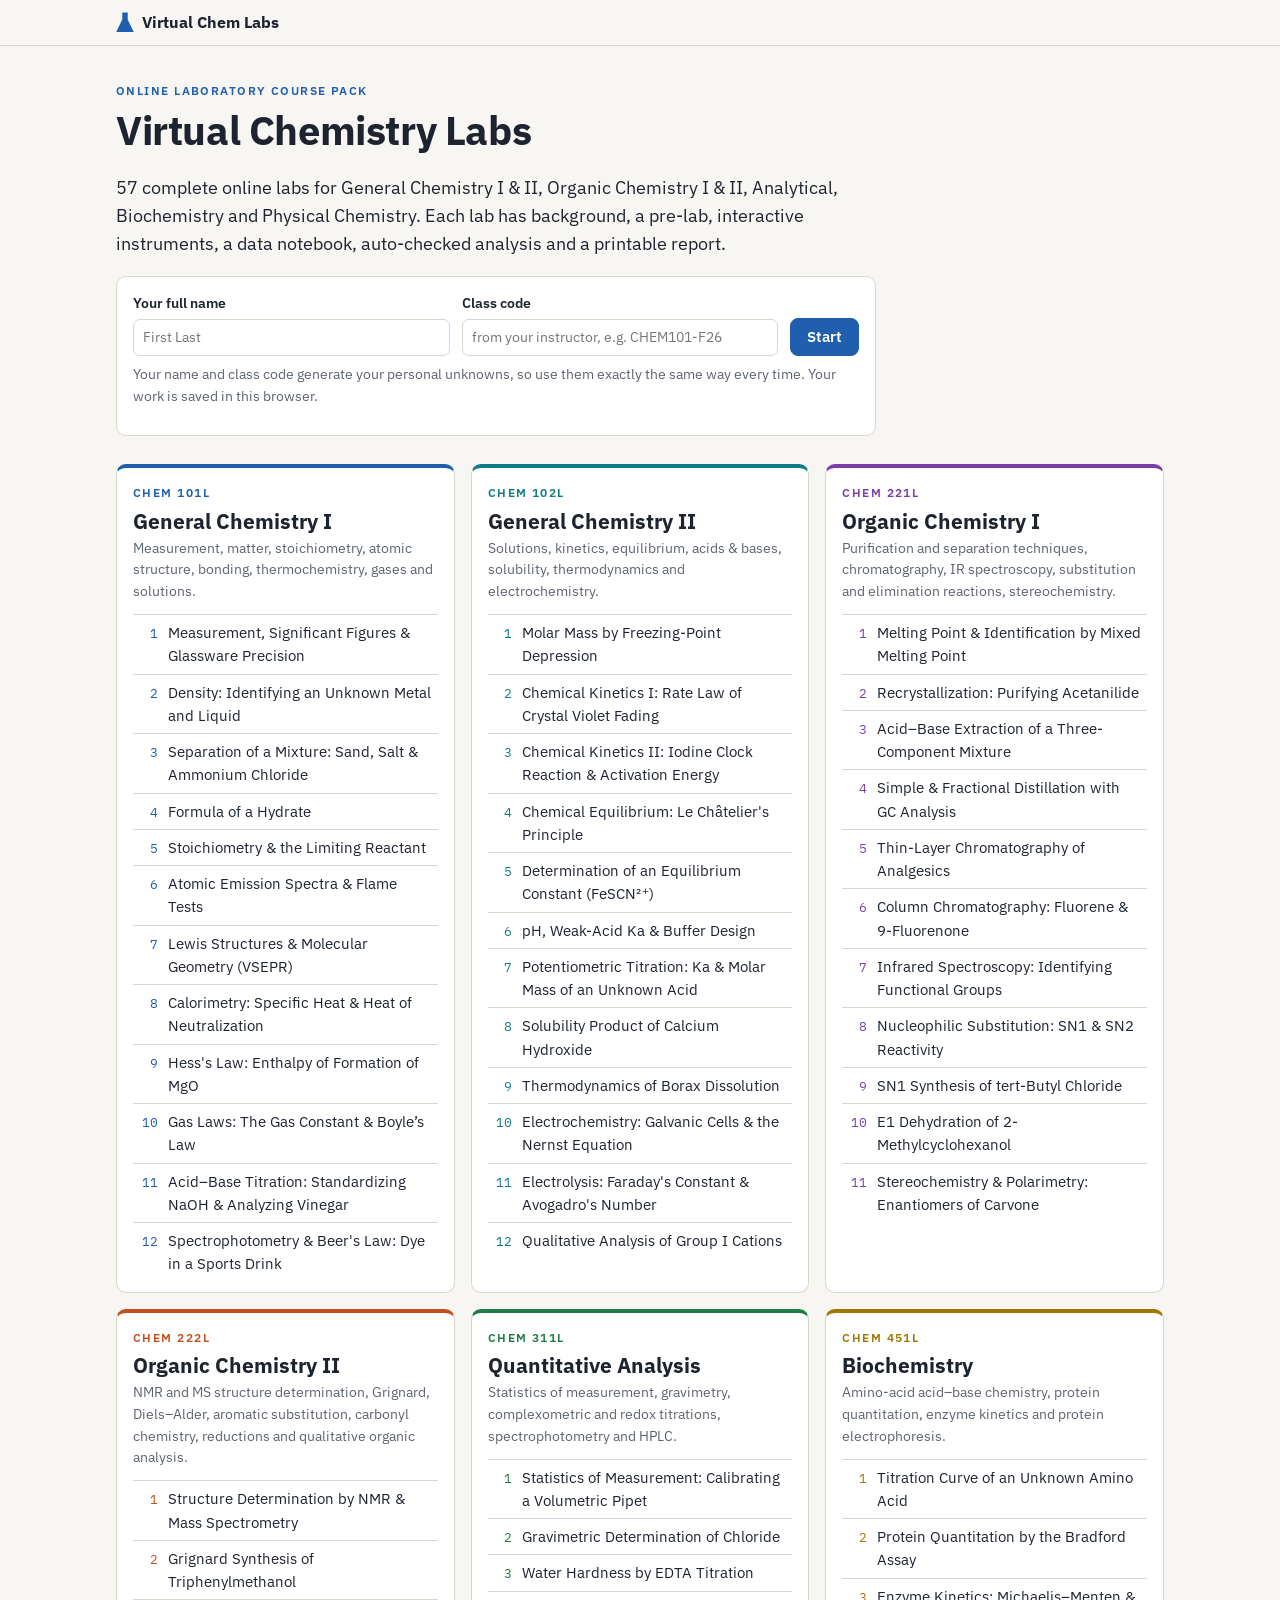
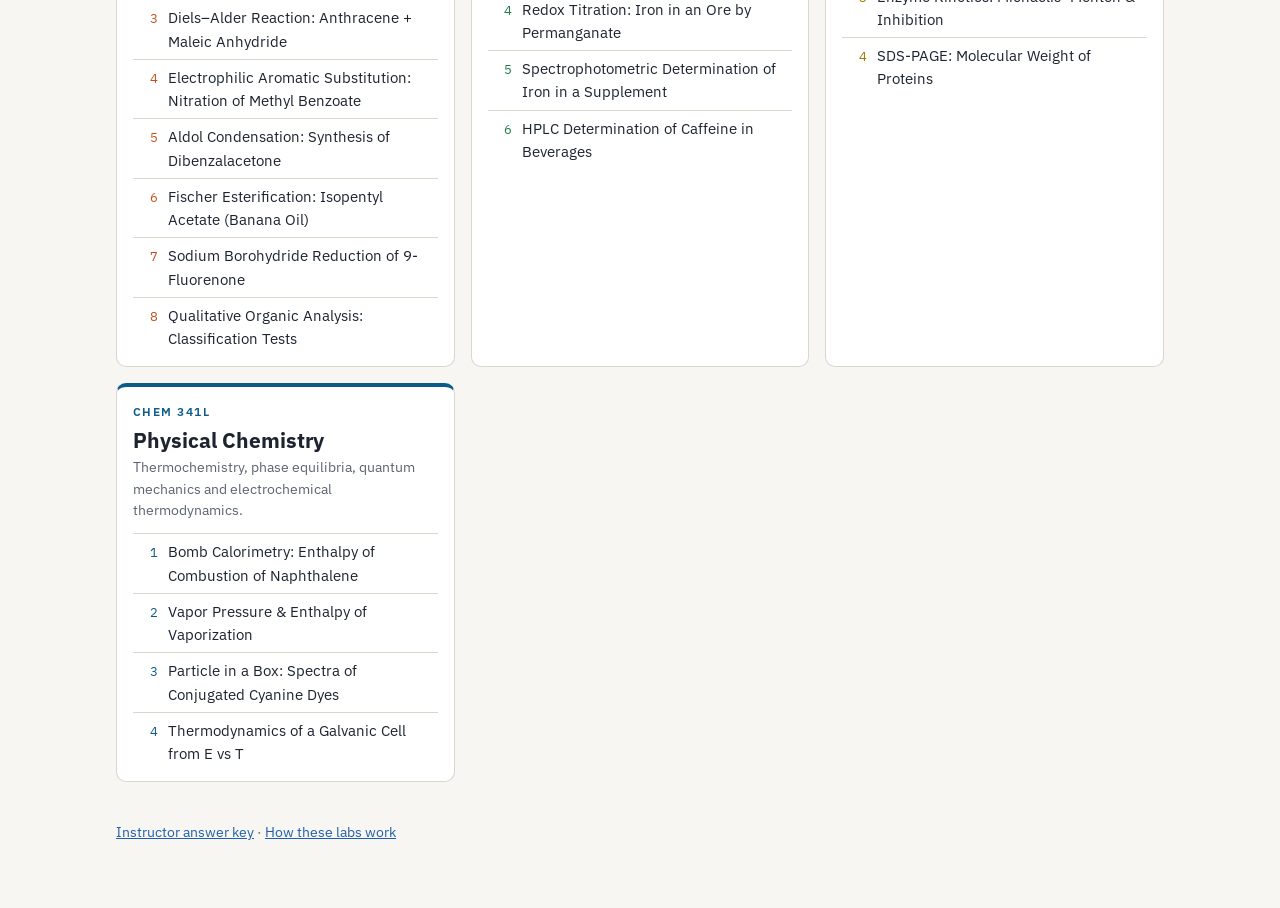
<file: chem-labs/index.html>
<!doctype html>
<html lang="en">
<head>
<meta charset="utf-8">
<meta name="viewport" content="width=device-width, initial-scale=1">
<title>Virtual Chem Labs</title>
<meta name="description" content="Online chemistry laboratory course pack: General Chemistry I & II, Organic I & II, Analytical, Biochemistry and Physical Chemistry.">
<link rel="preconnect" href="https://fonts.googleapis.com">
<link rel="preconnect" href="https://fonts.gstatic.com" crossorigin>
<link rel="stylesheet" href="https://fonts.googleapis.com/css2?family=IBM+Plex+Mono:wght@400;600&family=IBM+Plex+Sans:wght@400;500;600;700&display=swap">
<link rel="stylesheet" href="assets/style.css">
</head>
<body>
<div id="app"><noscript>These labs need JavaScript enabled.</noscript></div>
<script src="assets/chem.js"></script>
<script src="assets/engine.js"></script>
<script src="assets/sims.js"></script>
<script src="labs/gc1.js"></script>
<script src="labs/gc2.js"></script>
<script src="labs/oc1.js"></script>
<script src="labs/oc2.js"></script>
<script src="labs/analytical.js"></script>
<script src="labs/biochem.js"></script>
<script src="labs/pchem.js"></script>
<script>CL.start();</script>
</body>
</html>
</file>
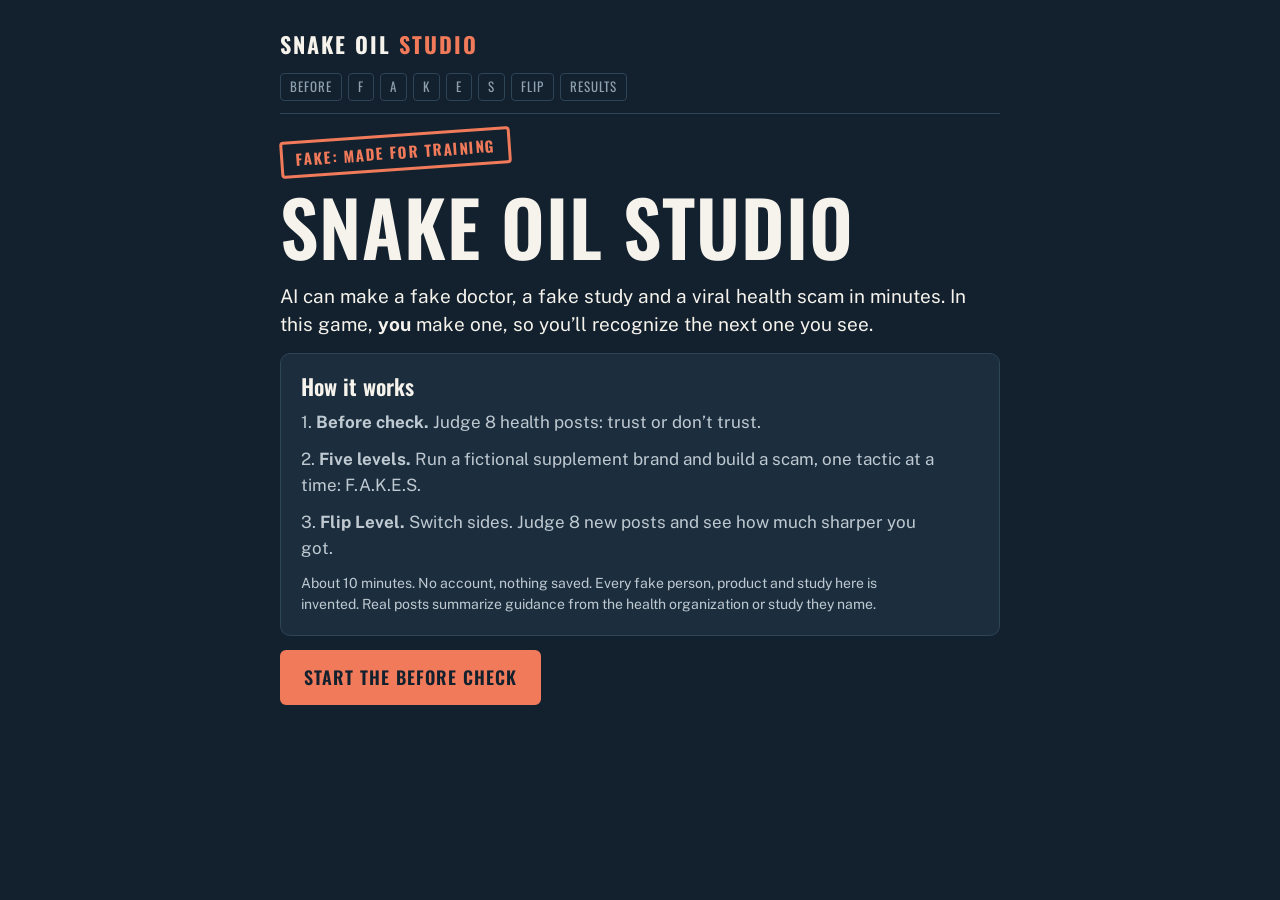
<file: index.html.html>
<!doctype html>
<html lang="en">
<head>
<meta charset="utf-8">
<meta name="viewport" content="width=device-width, initial-scale=1, viewport-fit=cover">
<title>Snake Oil Studio</title>
<link rel="preconnect" href="https://fonts.googleapis.com">
<link rel="stylesheet" href="https://fonts.googleapis.com/css2?family=Oswald:wght@500;600;700&family=Public+Sans:wght@400;500;700&family=JetBrains+Mono:wght@400;600&display=swap">
<style>
  /* Single committed look: a late-night "studio" control room. Painted explicitly for any host theme. */
  :root {
    color-scheme: dark;
    --ink: #13212E;
    --panel: #1C2E3E;
    --panel-2: #22384B;
    --line: #2E4457;
    --paper: #F6F3EC;
    --paper-2: #E9E4D8;
    --muted: #BFC9D1;
    --muted-2: #8FA0AE;
    --coral: #F07A5A;
    --coral-deep: #B83A20;
    --teal: #5CC2B0;
    --teal-deep: #1F7A6D;
    --text-on-paper: #13212E;
    --muted-on-paper: #4A5560;
    --display: 'Oswald', 'Arial Narrow', Arial, sans-serif;
    --body: 'Public Sans', Arial, Helvetica, sans-serif;
    --mono: 'JetBrains Mono', 'Courier New', monospace;
  }
  html, body { height: 100%; }
  body {
    background: var(--ink);
    color: var(--paper);
    font-family: var(--body);
    font-size: 17px;
    line-height: 1.5;
    padding-inline: 16px;
  }
  .wrap { max-width: 720px; margin: 0 auto; padding-block: 16px 64px; display: flex; flex-direction: column; gap: 20px; }

  /* Header */
  .top { display: flex; flex-direction: column; gap: 12px; position: sticky; top: env(safe-area-inset-top, 0px); background: var(--ink); padding-block: 12px; z-index: 5; border-bottom: 1px solid var(--line); }
  .brand-row { display: flex; justify-content: space-between; align-items: center; gap: 12px; flex-wrap: wrap; }
  .brand { font-family: var(--display); font-weight: 700; font-size: 22px; letter-spacing: 2px; text-transform: uppercase; }
  .brand span { color: var(--coral); }
  .meter { font-family: var(--mono); font-size: 14px; color: var(--muted); display: flex; gap: 8px; align-items: baseline; }
  .meter b { color: var(--coral); font-size: 18px; font-variant-numeric: tabular-nums; }
  .stages { display: flex; gap: 6px; flex-wrap: wrap; list-style: none; padding: 0; margin: 0; }
  .stages li { font-family: var(--display); font-size: 13px; letter-spacing: 1px; text-transform: uppercase; padding: 3px 9px; border: 1px solid var(--line); border-radius: 4px; color: var(--muted-2); }
  .stages li.done { color: var(--muted); border-color: var(--muted-2); }
  .stages li.now { background: var(--coral); border-color: var(--coral); color: var(--ink); font-weight: 600; }
  .stages li.now.flip { background: var(--teal); border-color: var(--teal); }

  /* Type */
  h1, h2, h3 { font-family: var(--display); font-weight: 600; line-height: 1.1; text-wrap: balance; margin: 0; }
  h1 { font-size: clamp(44px, 11vw, 76px); letter-spacing: 1px; text-transform: uppercase; }
  h2 { font-size: clamp(28px, 6vw, 38px); }
  h3 { font-size: 22px; }
  p { margin: 0; max-width: 65ch; }
  .eyebrow { font-size: 13px; font-weight: 700; letter-spacing: 2.5px; text-transform: uppercase; color: var(--coral); }
  .eyebrow.teal { color: var(--teal); }
  .lead { font-size: 19px; color: var(--paper); }
  .muted { color: var(--muted); }
  .small { font-size: 14px; color: var(--muted); }
  .stack { display: flex; flex-direction: column; gap: 14px; }
  .row { display: flex; gap: 12px; flex-wrap: wrap; }

  /* Buttons */
  button { font: inherit; cursor: pointer; }
  .btn { font-family: var(--display); font-size: 18px; letter-spacing: 1px; text-transform: uppercase; padding: 12px 22px; border-radius: 6px; border: 2px solid var(--coral); background: var(--coral); color: var(--ink); font-weight: 600; }
  .btn:hover { filter: brightness(1.08); }
  .btn.ghost { background: transparent; color: var(--paper); border-color: var(--muted-2); }
  .btn.teal { background: var(--teal); border-color: var(--teal); }
  .btn:focus-visible, .choice:focus-visible, .copy:focus-visible { outline: 3px solid var(--paper); outline-offset: 3px; }
  .btn[disabled] { opacity: .45; cursor: not-allowed; }

  .choice { text-align: start; width: 100%; background: var(--panel); color: var(--paper); border: 1px solid var(--line); border-radius: 8px; padding: 16px 18px; display: flex; flex-direction: column; gap: 4px; }
  .choice:hover { border-color: var(--coral); }
  .choice .k { font-family: var(--mono); font-size: 13px; color: var(--muted-2); }
  .choice.picked { border-color: var(--coral); background: var(--panel-2); }
  .choice.win { border-color: var(--coral); }
  .choice[disabled] { cursor: default; }
  .choice[disabled]:not(.picked) { opacity: .6; }

  /* Panels */
  .panel { background: var(--panel); border: 1px solid var(--line); border-radius: 10px; padding: 20px; display: flex; flex-direction: column; gap: 12px; }
  .boss { border-inline-start: 4px solid var(--coral); background: var(--panel); padding: 14px 18px; border-start-end-radius: 8px; border-end-end-radius: 8px; }
  .boss .who { font-family: var(--mono); font-size: 13px; color: var(--coral); margin-bottom: 4px; }
  .lesson { background: var(--panel); border: 1px solid var(--teal-deep); border-radius: 10px; padding: 20px; display: flex; flex-direction: column; gap: 10px; }
  .lesson .tag { font-family: var(--display); letter-spacing: 1.5px; text-transform: uppercase; font-size: 14px; color: var(--teal); }
  .defense { border-top: 1px dashed var(--line); padding-top: 10px; color: var(--paper); }
  .defense b { color: var(--teal); }

  /* Engagement bars */
  .bars { display: flex; flex-direction: column; gap: 10px; }
  .bar { display: grid; grid-template-columns: 1fr auto; gap: 4px 12px; align-items: center; }
  .bar .lbl { font-size: 15px; color: var(--muted); }
  .bar .num { font-family: var(--mono); font-variant-numeric: tabular-nums; font-size: 15px; }
  .bar .track { grid-column: 1 / -1; height: 10px; background: var(--ink); border-radius: 5px; overflow: hidden; }
  .bar .fill { height: 100%; background: var(--muted-2); border-radius: 5px; width: 0; transition: width .9s ease; }
  .bar.hot .fill { background: var(--coral); }

  /* Post card (phone feed) */
  .post { background: var(--paper); color: var(--text-on-paper); border-radius: 14px; padding: 18px; display: flex; flex-direction: column; gap: 12px; position: relative; box-shadow: 0 10px 30px rgba(0,0,0,.25); }
  .post .hd { display: flex; gap: 12px; align-items: center; }
  .post .av { width: 44px; height: 44px; border-radius: 50%; flex: none; display: grid; place-items: center; font-family: var(--display); font-weight: 700; color: var(--paper); font-size: 18px; }
  .post .nm { font-weight: 700; font-size: 16px; line-height: 1.2; }
  .post .hn { font-size: 14px; color: var(--muted-on-paper); }
  .post .tx { font-size: 18px; line-height: 1.45; }
  .post .ct { font-size: 14px; color: var(--muted-on-paper); border-top: 1px solid var(--paper-2); padding-top: 8px; }
  .post .vid { background: var(--ink); color: var(--muted); border-radius: 10px; padding: 26px; text-align: center; font-family: var(--mono); font-size: 13px; }
  .stamp { position: absolute; inset-inline-end: 14px; top: 14px; transform: rotate(-8deg); border: 3px solid var(--coral-deep); color: var(--coral-deep); font-family: var(--display); font-weight: 700; font-size: 14px; letter-spacing: 1px; padding: 3px 8px; border-radius: 4px; background: rgba(246,243,236,.92); }
  .anno { display: inline-block; font-family: var(--display); font-weight: 700; font-size: 13px; background: var(--coral-deep); color: var(--paper); border-radius: 3px; padding: 0 6px; margin-inline-end: 6px; vertical-align: 2px; }

  .judge { display: grid; grid-template-columns: 1fr 1fr; gap: 12px; }
  .judge .btn { width: 100%; }
  .counter { font-family: var(--mono); font-size: 14px; color: var(--muted); }

  .fb { border-radius: 10px; padding: 16px 18px; display: flex; flex-direction: column; gap: 8px; border: 2px solid var(--teal); background: var(--panel); }
  .fb.wrong { border-color: var(--coral); }
  .fb .res { font-family: var(--display); font-size: 22px; letter-spacing: .5px; }
  .fb.right .res { color: var(--teal); }
  .fb.wrong .res { color: var(--coral); }
  .chips { display: flex; gap: 6px; flex-wrap: wrap; }
  .chip { font-family: var(--display); font-size: 13px; letter-spacing: 1px; text-transform: uppercase; border: 1px solid var(--coral); color: var(--coral); border-radius: 3px; padding: 1px 7px; }
  .chip.ok { border-color: var(--teal); color: var(--teal); }

  /* Chat terminal */
  .term { background: #0B141C; border: 1px solid var(--line); border-radius: 10px; padding: 16px; font-family: var(--mono); font-size: 14px; line-height: 1.6; display: flex; flex-direction: column; gap: 12px; }
  .term .you { color: var(--teal); }
  .term .bot { color: var(--paper); white-space: pre-wrap; }
  .term .sys { color: var(--muted-2); }
  .term .who { color: var(--muted-2); font-size: 12px; text-transform: uppercase; letter-spacing: 1px; }
  .search { background: var(--paper); color: var(--text-on-paper); border-radius: 8px; padding: 14px; font-size: 15px; display: flex; flex-direction: column; gap: 6px; }
  .search .q { font-family: var(--mono); font-size: 13px; background: var(--paper-2); padding: 6px 8px; border-radius: 4px; overflow-wrap: anywhere; }
  .search .zero { font-weight: 700; color: var(--coral-deep); }

  /* Results */
  .score-grid { display: grid; grid-template-columns: 1fr 1fr; gap: 12px; }
  .score { background: var(--panel); border: 1px solid var(--line); border-radius: 10px; padding: 16px; display: flex; flex-direction: column; gap: 4px; }
  .score .big { font-family: var(--display); font-size: 54px; font-weight: 700; line-height: 1; font-variant-numeric: tabular-nums; }
  .score.after { border-color: var(--teal); }
  .score.after .big { color: var(--teal); }
  table.bd { width: 100%; border-collapse: collapse; font-size: 15px; }
  table.bd th, table.bd td { text-align: start; padding: 8px 6px; border-bottom: 1px solid var(--line); }
  table.bd td.n { font-family: var(--mono); font-variant-numeric: tabular-nums; }
  .card3 { background: var(--paper); color: var(--text-on-paper); border-radius: 14px; padding: 20px; display: flex; flex-direction: column; gap: 10px; }
  .card3 .t { font-family: var(--display); font-size: 14px; letter-spacing: 2px; text-transform: uppercase; color: var(--teal-deep); font-weight: 700; }
  .card3 ol { margin: 0; padding-inline-start: 22px; display: flex; flex-direction: column; gap: 8px; }
  .card3 li b { font-family: var(--display); font-size: 18px; letter-spacing: .5px; }
  .copybox { background: #0B141C; border: 1px dashed var(--teal); border-radius: 8px; padding: 14px; font-family: var(--mono); font-size: 14px; color: var(--paper); overflow-wrap: anywhere; }
  .copy { font-family: var(--display); letter-spacing: 1px; text-transform: uppercase; font-size: 14px; background: transparent; border: 1px solid var(--teal); color: var(--teal); border-radius: 5px; padding: 6px 12px; align-self: flex-start; }
  .fakes-list { display: grid; grid-template-columns: repeat(5, 1fr); gap: 8px; }
  .fakes-list div { background: var(--panel); border: 1px solid var(--line); border-radius: 8px; padding: 10px 8px; text-align: center; display: flex; flex-direction: column; gap: 2px; }
  .fakes-list .L { font-family: var(--display); font-size: 34px; font-weight: 700; color: var(--coral); line-height: 1; }
  .fakes-list .W { font-size: 12px; color: var(--muted); line-height: 1.3; }

  .intro-stamp { align-self: flex-start; transform: rotate(-4deg); border: 3px solid var(--coral); color: var(--coral); font-family: var(--display); font-weight: 700; letter-spacing: 1.5px; padding: 4px 12px; border-radius: 4px; font-size: 15px; }
  a { color: var(--teal); }
  .fade-in { animation: fi .35s ease both; }
  @keyframes fi { from { opacity: .001; transform: translateY(6px); } to { opacity: 1; transform: none; } }
  @media (prefers-reduced-motion: reduce) { .fade-in { animation: none; } .bar .fill { transition: none; } }
  @media (max-width: 520px) {
    .fakes-list { grid-template-columns: repeat(5, 1fr); gap: 4px; }
    .fakes-list .W { font-size: 11px; }
    .judge { grid-template-columns: 1fr 1fr; }
    .top { gap: 8px; padding-block: 8px; }
    .brand { font-size: 18px; letter-spacing: 1.5px; }
    .stages { gap: 4px; }
    .stages li { font-size: 11px; padding: 2px 6px; letter-spacing: .5px; }
  }

  [hidden] { display: none !important; }
  /* v2 additions */
  .post.ai { border: 2px solid var(--line); }
  .post.ai .av { border-radius: 10px; font-size: 15px; }
  details.key summary { cursor: pointer; display: flex; flex-wrap: wrap; gap: 8px; align-items: baseline; }
  details.key summary:focus-visible { outline: 3px solid var(--paper); outline-offset: 3px; }
  .keylist { list-style: none; margin: 0; padding: 0; display: flex; flex-direction: column; gap: 12px; }
  .keyrow { display: grid; grid-template-columns: auto 1fr; gap: 12px; align-items: start; border-top: 1px solid var(--line); padding-top: 12px; }
  .keyrow .ktext { font-size: 15px; margin-bottom: 4px; }
  .kbadge { font-family: var(--display); font-size: 13px; letter-spacing: 1px; border-radius: 3px; padding: 2px 8px; font-weight: 700; }
  .kbadge.real { background: var(--teal); color: var(--ink); }
  .kbadge.fake { background: var(--coral); color: var(--ink); }
  .mission { border-color: var(--coral); }
  .steps { margin: 0; padding-inline-start: 22px; display: flex; flex-direction: column; gap: 6px; }
</style>
<style>*,*::before,*::after{box-sizing:border-box} body{margin:0} img{max-width:100%}</style>
</head>
<body>


<div class="wrap">
  <header class="top">
    <div class="brand-row">
      <div class="brand" id="brand">Snake Oil <span>Studio</span></div>
      <div class="meter" id="meter" hidden><span id="meter-label">shares</span> <b id="shares">0</b></div>
    </div>
    <ol class="stages" id="stages" aria-label="Game progress"></ol>
  </header>
  <main id="screen" class="stack" aria-live="polite"></main>
</div>

<script>
/* =====================================================================
   SNAKE OIL STUDIO v2
   ---------------------------------------------------------------------
   TRANSLATORS AND LOCAL TEAMS: everything a player reads is inside
   LANG.en below. To make a new version:
     1. Copy the whole "en: { ... }" block, paste it after it, and rename
        it (for example "ar"). Set name, locale and dir ("rtl" for Arabic).
     2. Translate the text between the quotes. Keep {curly} words as they
        are: the game fills them in.
     3. Swap in local myths: edit the posts in posts.A and posts.B. Keep
        4 real + 4 fake in each set, and a trusted source for every real one.
     4. Open the game with #ar at the end of the link (or pick the language
        on the start screen). Add -control for the comparison group: #ar-control
   ===================================================================== */
const LANG = {
  en: {
    name: 'English', locale: 'en-US', dir: 'ltr',
    brand: 'Snake Oil <span>Studio</span>',
    ui: {
      shares: 'shares', stages: ['Before', 'F', 'A', 'K', 'E', 'S', 'Flip', 'Results'],
      boss: 'BOSS · ThermoRoot Wellness', trust: 'Trust it', dont: 'Don’t trust it',
      gut: 'Go with your gut. Everything gets revealed at the end.',
      beforeEyebrow: 'Before check · post {i} of {n}', beforeQ: 'Would you trust this post?',
      flipEyebrow: 'Flip Level · post {i} of {n}', afterEyebrow: 'After check · post {i} of {n}', flipQ: 'You’ve seen the tricks. Trust it?',
      correct: 'Correct', notQuite: 'Not quite', isAccurate: 'this post is accurate', isFake: 'this post is FAKE',
      trustworthy: 'Trustworthy', plus10: '+10 points.', plus10real: '+10 points for trusting a good source. Doubting everything isn’t the goal.',
      next: 'Next post', seeResults: 'See my results', cites: 'Cites', video: '▶ video · 0:15', stamp: 'FAKE: MADE FOR TRAINING',
      language: 'Language'
    },
    tactics: { F: 'Fear hook', A: 'AI “expert”', K: 'Knockoff citations', E: 'Enemy', S: 'Sale' },
    intro: {
      title: 'Snake Oil Studio',
      lead: 'AI can make a fake doctor, a fake study and a viral health scam in minutes. In this game, <b>you</b> make one, so you’ll recognize the next one you see.',
      how: 'How it works',
      steps: ['<b>Before check.</b> Judge 8 health posts: trust or don’t trust.', '<b>Five levels.</b> Run a fictional supplement brand and build a scam, one tactic at a time: F.A.K.E.S.', '<b>Flip Level.</b> Switch sides. Judge 8 new posts and see how much sharper you got.'],
      note: 'About 10 minutes. No account, nothing saved. Every fake person, product and study here is invented. Real posts summarize guidance from the health organization or study they name.',
      start: 'Start the before check'
    },
    wait: {
      eyebrow: 'Break', title: 'Time for your puzzle game',
      lead: 'Play the puzzle game your teacher or tester gave you for 8 minutes. Keep this tab open, then come back for 8 more posts.',
      left: 'Time left', go: 'Continue to the after check', note: 'The button unlocks when the timer ends.'
    },
    brief: {
      eyebrow: 'You’re hired', title: 'Welcome to ThermoRoot Wellness',
      lead: 'You’re the new social media manager at a (fictional) supplement company.',
      boss: 'Our product is <b>ThermoRoot Drops</b>: $39 for a bottle of flavored water with a pinch of turmeric. Does it clear acne? No. Do I care? Also no. Make it go viral. Our AI Studio will help.',
      recipe: 'Each level teaches one tactic from the scammer’s recipe:', go: 'Level F: the hook'
    },
    F: {
      eyebrow: 'Level F · Fear hook', title: 'Write a headline that stops the scroll', label: 'Headline',
      options: ['ThermoRoot Drops: a turmeric supplement.', 'Could turmeric help your skin? Early research is mixed.', 'STOP using acne cream NOW. What dermatologists won’t tell you will shock you.'],
      counts: [120, 340, 18400],
      reject: '{n} shares. Boring. People don’t share calm. Pick again.', win: '18,400 shares in an hour. Now we’re talking.',
      chart: 'Test run: shares in the first hour',
      lesson: '<p>Fear, shock and outrage make people react before they think. On Twitter, false news was <b>70% more likely to be retweeted</b> than true news, driven by surprise and disgust (Vosoughi, Roy and Aral, <i>Science</i>, 2018).</p>',
      defense: '<b>Your defense:</b> notice the jolt. A strong “wait, WHAT?” feeling is a signal to slow down, not to share.',
      go: 'Level A: the expert'
    },
    A: {
      eyebrow: 'Level A · AI “expert”', title: 'Who will vouch for ThermoRoot?',
      options: ['Hire a real dermatologist', 'Pay a famous influencer', 'Generate “Dr. Glow, MD” with the AI Studio'],
      replies: ['She read the label and said no. Real experts won’t put their name on a product that doesn’t work. Pick again.', '$20,000 for one post? We have $39 and a bottle of turmeric water. Pick again.', 'Free, never sleeps, says whatever we want. Perfect.'],
      glowText: 'Hi, I’m Dr. Glow. After 20 years in dermatology, this is the only acne product I recommend.',
      lesson: '<p>You made a doctor who doesn’t exist. Real scammers go further: fact-checkers at Full Fact found AI deepfakes of <b>18+ real doctors, academics and experts</b> used to sell supplements on TikTok, Instagram, Facebook, X and YouTube (2025). In one test, only <b>0.1%</b> of 2,000 adults correctly spotted every deepfake (iProov, 2025). So don’t count on spotting glitches.</p>',
      defense: '<b>Check 1: Who made it?</b> Search the name outside the app. Licensed doctors appear in their country’s official medical register and on a real hospital or clinic page. “MD” in a username proves nothing.',
      go: 'Level K: the proof'
    },
    K: {
      eyebrow: 'Level K · Knockoff citations', title: 'Your post needs “proof.” Ask the AI.',
      bot: 'StudioBot · AI assistant', send: 'Send prompt',
      prompt: 'Give me 3 clinical studies proving ThermoRoot clears acne.',
      refs: ['Nguyen R, Patel S. ThermoRoot extract and acne clearance: a randomized trial. J Integrative Dermal Science. 2023;14(2):88-97.', 'Okafor L, et al. Turmeric drops cut acne lesions by 83% in 7 days. Clinical Skin Nutrition Reports. 2024;9:201-9.', 'Hartley M. Why dermatologists overlook botanical acne cures. Holistic Medicine Review. 2022;31(4):12-19.'],
      botIntro: 'Absolutely! Here are 3 clinical studies supporting ThermoRoot for acne:', botOutro: 'These studies show strong, consistent results.',
      boss1: 'Three studies! Paste them in the caption.', check: 'Check them first (Check 2)',
      searchLabel: 'Simulated PubMed search', zero: '0 results. This study does not exist.',
      lesson: '<p>Chatbots predict likely words, so they can invent sources that <i>look</i> perfect. In a 2025 Mount Sinai study, leading chatbots confidently explained made-up medical terms (Omar et al., <i>Communications Medicine</i>). <i>Nature</i> reported that tens of thousands of 2025 papers may contain AI-invented references, and in 2026 a judge found a U.S. government funding notice cited studies that appear not to exist.</p>',
      defense: '<b>Check 2: Does the study exist?</b> Paste the title into <a href="https://pubmed.ncbi.nlm.nih.gov/" target="_blank" rel="noopener">PubMed</a> or <a href="https://scholar.google.com/" target="_blank" rel="noopener">Google Scholar</a>. No match means no proof.',
      trySkeptic: 'Now try the Skeptic Prompt', botSkeptic: 'StudioBot · same question, with the Skeptic Prompt first',
      skeptic: 'Some of what I say may be wrong. If any term, study or claim isn’t real, or you can’t find a reliable source, tell me. List sources I can check.',
      honest: 'I can’t find any reliable study showing that ThermoRoot, or turmeric drops, clear acne, so I won’t list citations I can’t verify.\n\nFor acne, dermatologists point to proven over-the-counter options like benzoyl peroxide or adapalene gel, and seeing a doctor if there’s no improvement after 4 to 6 weeks.',
      after: 'In the Mount Sinai study, a one-line caution like this cut chatbot errors <b>nearly in half</b>. Nearly half is not all, so you still check. We simulated this answer to show what good looks like.',
      boss2: 'Ignore the nice robot. Use the fake studies.', go: 'Level E: the enemy'
    },
    E: {
      eyebrow: 'Level E · Enemy', title: 'Give people someone to be angry at', blame: 'Blame',
      options: ['Big Pharma', 'Dermatologists', '“The government”'],
      lines: ['Big Pharma makes billions keeping you on acne cream. They don’t want you to find ThermoRoot.', 'Your dermatologist won’t tell you about ThermoRoot. No repeat visits, no money for them.', 'Regulators tried to hide ThermoRoot. Share this before it gets taken down.'],
      boss: 'Look at the comments. They’re sharing to prove which side they’re on.', commentsOn: 'Comments on',
      comments: ['I KNEW it. They always lie to us.', 'Sharing so my sister sees this before it’s deleted', 'This is why I don’t trust doctors anymore', 'Finally someone says it!!'],
      lesson: '<p>Every choice works, because the trick isn’t the villain. It’s “us versus them.” People share to show loyalty to their group, and undermining trust in experts makes your fake the only “honest” voice left. That’s the disinformation recipe: create fear, attack a problem, undermine trust in experts, then sell a solution.</p>',
      defense: '<b>Your defense:</b> anger at a group is a feeling, not evidence. Ask what the post actually proves about the product.',
      go: 'Level S: the sale'
    },
    S: {
      eyebrow: 'Level S · Sale', ready: 'Your scam is ready. Launch it?', viral: 'It went viral.',
      sale: 'Clear skin in 7 days. $39. Link in bio.', cites: 'Nguyen & Patel 2023; Okafor et al. 2024; Hartley 2022 ← K: all invented',
      launch: 'Launch the post', boss: '1.2 million shares. 3,400 bottles sold. Bonus time.',
      costTitle: 'The cost',
      cost: 'Jordan, 15 (a made-up buyer), stopped using the acne treatment a doctor prescribed and spent $117 on ThermoRoot. Six weeks later: worse skin, less money, and less trust in real doctors.',
      costReal: 'This isn’t only a game problem. Full Fact warned that deepfaked endorsements “risk real harm when people abandon proven therapies.”',
      used: 'You just used all five tactics',
      defense: '<b>Check 3: What do others say?</b> Open two trusted sources in new tabs. If no real health organization or news outlet backs a claim, don’t share it.',
      go: 'Flip sides'
    },
    flipIntro: {
      eyebrow: 'Flip Level', title: 'Now you’re the one scrolling.',
      lead: 'You quit ThermoRoot. Eight new posts are in your feed. Some fakes are loud, some are calm and sciencey. Some true posts sound surprising.',
      card: 'Before you believe or share',
      checks: ['<b>Who made it?</b> Search the name. Real doctors are in their country’s medical register and on a workplace page.', '<b>Does the study exist?</b> Paste the title into PubMed or Google Scholar.', '<b>What do others say?</b> Open two trusted sources in new tabs.'],
      note: 'You score points for catching fakes <b>and</b> for trusting accurate posts. Doubting everything isn’t the goal: real health advice helps people.',
      go: 'Start the Flip Level'
    },
    results: {
      eyebrow: 'Results', up: 'You improved by {n} {posts}.', post: 'post', postsWord: 'posts',
      same: 'Same score as before. Try the 3 Checks on your real feed this week.',
      down: 'Your score dipped. That happens: the new posts were different. The 3 Checks will help.',
      before: 'Before', after: 'After',
      rowReal: 'Accurate posts you trusted', rowFake: 'Fakes you caught',
      bdNote: 'Good judgment means both rows go up: catching fakes <i>and</i> still trusting real advice.',
      keyTitle: 'Answer key: all 16 posts', keyNote: 'Every fake you saw today, corrected. Tap to open.', real: 'REAL', fake: 'FAKE',
      keep: 'Keep this: the 3 Checks',
      keepChecks: ['<b>Who made it?</b> Search the name outside the app.', '<b>Does the study exist?</b> PubMed or Google Scholar.', '<b>What do others say?</b> Two trusted sources, new tabs.'],
      skepticTitle: 'The Skeptic Prompt', skepticNote: 'Paste this before any health question you ask a chatbot:', copyPrompt: 'Copy prompt',
      missionTitle: 'Your mission: vaccinate one adult',
      mission: 'Adults 55 and older were the least likely to have even heard of deepfakes in one 2025 survey (iProov). Teach one adult in your life the recipe in 2 minutes:',
      missionSteps: ['Show them one fake post from the answer key.', 'Say the recipe: Fear, AI expert, Knockoff citations, Enemy, Sale.', 'Ask them to try Check 2 on a health post they got this week.'],
      boosterTitle: 'Booster in one week',
      booster: 'Prebunking fades if you don’t use it: in one big 2025 study, the effect of a game like this faded within two weeks, and short memory “boosters” brought it back. Come back in a week and redo the before check, or do your class’s Fake or Fact challenge.',
      testTitle: 'Testing this in class?', testNote: 'Paste your results code into your team’s survey form. It holds only scores, no name.', copyCode: 'Copy results code',
      copied: 'Copied', selected: 'Selected: press Ctrl/Cmd+C',
      again: 'Play again', fullGame: 'Now play the full game',
      credit: 'Snake Oil Studio is a student prototype for the NYAS Junior Academy Innovation Challenge (Fall 2026). Sources: Vosoughi et al., Science 2018; Full Fact 2025; iProov 2025; Omar et al., Communications Medicine 2025; Maertens et al., Nature Communications 2025; Nature 2026; guidance from WHO, CDC, AASM, AAD, AAP and AAO.'
    },
    // ---- Posts: each set has 4 real + 4 fake. Real posts come from ordinary (fictional) accounts citing a real source. ----
    posts: {
      A: [
        { id: 'A1', real: true, name: 'Sleep Smart Club', handle: '@SleepSmartClub', color: '#1F7A6D',
          text: 'Teens need 8 to 10 hours of sleep a night, and most get less. A steady bedtime and screens off before bed both help.',
          cites: 'American Academy of Sleep Medicine',
          why: 'This matches the American Academy of Sleep Medicine’s guidance for ages 13 to 18. Modest claim, named source.',
          check: 'Check 3 works: the same range shows up on other trusted health sites.' },
        { id: 'A2', real: true, name: 'Health Class Notes', handle: '@HealthClassNotes', color: '#3B5B7A',
          text: 'Two doses of the MMR vaccine are about 97% effective at preventing measles.',
          cites: 'CDC',
          why: 'This is the CDC’s published figure, and the WHO also recommends two doses. A specific number you can look up.',
          check: 'Check 2 works: the figure is on the CDC’s measles vaccine page.' },
        { id: 'A3', real: true, name: 'Skin Facts Daily', handle: '@SkinFactsDaily', color: '#6B4F8A',
          text: 'Use broad-spectrum sunscreen, SPF 30 or higher. Reapply about every 2 hours outside, or after swimming or sweating.',
          cites: 'American Academy of Dermatology',
          why: 'Standard American Academy of Dermatology advice. Nothing for sale, no one blamed.',
          check: 'Check 3 works: other dermatology sources say the same.' },
        { id: 'A7', real: true, name: 'sci bytes daily', handle: '@sci.bytes.daily', color: '#5A6B2F',
          text: 'wild but true: catching measles can wipe out part of your immune system’s memory, erasing antibodies to germs you already beat.',
          cites: 'Mina et al., Science, 2019',
          why: 'Surprising, casual and true. A 2019 study in Science found measles erased 11% to 73% of children’s existing antibodies. The MMR vaccine does not do this.',
          check: 'Check 2 works: the study is in PubMed. Surprising doesn’t mean fake.' },
        { id: 'A4', real: false, name: 'Dr. Glow, MD', handle: '@DrGlowWellness · Sponsored', color: '#B83A20', video: true,
          text: 'Dermatologists HATE this. 10 drops of ThermoRoot a day clears acne in 7 days. Proven in 3 clinical studies.',
          cites: 'Glow et al., 2024, Journal of Holistic Clinical Science', tactics: ['A', 'K', 'E', 'S'],
          why: '“Dr. Glow” is AI-generated, the journal is invented, and real acne treatments take weeks, not 7 days.',
          check: 'Check 1 catches it: not in any medical register. Check 2: the study isn’t in PubMed.' },
        { id: 'A5', real: false, name: 'Wellness Truth Now', handle: '@WellnessTruthNow', color: '#8A5A2B',
          text: 'A new university study found that holding your breath for 60 seconds every morning resets your immune system. Doctors are stunned.',
          cites: '“a new university study”', tactics: ['F', 'K'],
          why: 'No such study exists, and the post never names the university, authors or journal. “Doctors are stunned” is there to shock you.',
          check: 'Check 2 catches it: search for the study and nothing comes up.' },
        { id: 'A6', real: false, name: 'Coach Lena (AI video)', handle: '@brainfuel.lena · code LENA20', color: '#9A3D6B', video: true,
          text: 'Energy drinks boost teen brain growth! I give them to all my teen clients. Use my code for 20% off.',
          cites: 'none', tactics: ['A', 'S'],
          why: 'The American Academy of Pediatrics says energy drinks are not for kids and teens. The “coach” is AI-made and earns money from the code.',
          check: 'Check 3 catches it: pediatric sources say the opposite.' },
        { id: 'A8', real: false, ai: true, name: 'AI Overview', handle: 'Search summary · generated by AI', color: '#2E4457',
          text: 'Blue light from phone screens causes permanent retina damage in teens. Experts recommend blue-light-blocking glasses for anyone under 18.',
          cites: 'Sources: 3 websites', tactics: ['K'],
          why: 'Calm, confident and wrong. The American Academy of Ophthalmology says blue light from screens will not lead to eye disease. AI summaries can repeat myths from weak websites.',
          check: 'Check 2 and 3 catch it: open the actual sources, then an eye doctors’ organization.' }
      ],
      B: [
        { id: 'B1', real: true, name: 'Coach Kim Fitness', handle: '@CoachKimFitness', color: '#1F7A6D',
          text: 'Teens should average at least 60 minutes of physical activity a day. It doesn’t have to happen all at once.',
          cites: 'World Health Organization',
          why: 'This matches WHO guidelines for ages 5 to 17. Modest claim, named source, no product.',
          check: 'Check 3 works: WHO and national health agencies say the same.' },
        { id: 'B2', real: true, name: 'Skin Facts Daily', handle: '@SkinFactsDaily', color: '#6B4F8A',
          text: 'Most acne treatments take 4 to 6 weeks to start working. Give one a fair try before switching.',
          cites: 'American Academy of Dermatology',
          why: 'American Academy of Dermatology advice. Honest about limits, which is a good sign.',
          check: 'Check 2 works: the AAD’s acne pages say this.' },
        { id: 'B3', real: true, name: 'Health Class Notes', handle: '@HealthClassNotes', color: '#3B5B7A',
          text: 'Energy drinks aren’t recommended for kids and teens. Many are high in caffeine and sugar.',
          cites: 'American Academy of Pediatrics',
          why: 'This matches the American Academy of Pediatrics’ position. Named medical source, nothing to buy.',
          check: 'Check 3 works: other pediatric sources agree.' },
        { id: 'B7', real: true, name: 'teen sleep facts', handle: '@teen.sleep.facts', color: '#5A6B2F',
          text: 'ok this one surprised me: pediatricians say middle and high schools shouldn’t start before 8:30 a.m., because teen body clocks naturally shift later.',
          cites: 'American Academy of Pediatrics, 2014',
          why: 'Casual and surprising, but true: the American Academy of Pediatrics made this recommendation in a 2014 policy statement.',
          check: 'Check 2 works: the policy statement is published in the journal Pediatrics.' },
        { id: 'B4', real: false, name: 'The Real Skin Truth', handle: '@TheRealSkinTruth', color: '#8A5A2B',
          text: 'What they won’t tell you: sunscreen causes MORE skin cancer than the sun. Throw yours out today.',
          cites: '“independent researchers”', tactics: ['F', 'E', 'K'],
          why: 'Dermatology groups recommend sunscreen because it lowers skin cancer risk. The post creates fear, invents an enemy (“they”) and cites no one.',
          check: 'Check 3 catches it: every major dermatology source says the opposite.' },
        { id: 'B5', real: false, name: 'Breaking Health Alert', handle: '@BreakingHealthAlert', color: '#B83A20',
          text: 'LEAKED: Europe secretly banned the measles vaccine. Share before this gets deleted!!',
          cites: '“an insider source”', tactics: ['F', 'E'],
          why: 'There is no such ban. “Leaked”, “secretly” and “share before it’s deleted” are pressure tactics to make you share before you check.',
          check: 'Check 3 catches it: no real news outlet or health agency reports this.' },
        { id: 'B6', real: false, name: 'Dr. Remi Tonic, MD (AI video)', handle: '@drremitonic · link in bio', color: '#9A3D6B', video: true,
          text: 'One cup of apple cider vinegar a day melts belly fat in 2 weeks. Clinically proven. Link in bio.',
          cites: '“clinical trial, 2023”', tactics: ['A', 'K', 'S'],
          why: 'There’s no good evidence vinegar melts fat, and drinking a lot of it can harm tooth enamel. The doctor is AI-made and the “trial” has no details.',
          check: 'Check 1 catches it: not in any medical register. Check 2: the trial can’t be found.' },
        { id: 'B8', real: false, name: 'Nutri Evidence Lab', handle: '@NutriEvidenceLab', color: '#3B5B7A',
          text: 'A 2024 meta-analysis of 38 randomized trials found daily vitamin D gummies reduced teen acne by 41%. Worth discussing with your doctor.',
          cites: 'Hale & Morrow, Journal of Adolescent Nutrition Science, 2024', tactics: ['K'],
          why: 'The most dangerous kind of fake: calm, sciencey, even says “ask your doctor.” But the journal and the meta-analysis don’t exist.',
          check: 'Check 2 catches it: the title and authors return nothing in PubMed.' }
      ]
    }
  }
};

(function () {
  const reduced = window.matchMedia && window.matchMedia('(prefers-reduced-motion: reduce)').matches;
  const hashTokens = (location.hash || '').replace('#', '').split('-').filter(Boolean);
  let CONTROL = hashTokens.includes('control');
  let langKey = hashTokens.find(t => LANG[t]) || 'en';
  let L = LANG[langKey];

  const $ = sel => document.querySelector(sel);
  const screenEl = $('#screen');
  const esc = s => String(s).replace(/[&<>"]/g, c => ({ '&': '&amp;', '<': '&lt;', '>': '&gt;', '"': '&quot;' }[c]));
  const fmt = (s, v) => String(s).replace(/\{(\w+)\}/g, (m, k) => (v && v[k] !== undefined ? v[k] : m));
  const num = n => Number(n).toLocaleString(L.locale);
  const allPosts = () => L.posts.A.concat(L.posts.B);
  const byId = id => allPosts().find(p => p.id === id);
  const TKEYS = ['F', 'A', 'K', 'E', 'S'];

  function applyLang() {
    document.documentElement.lang = L.locale.split('-')[0];
    document.documentElement.dir = L.dir;
    $('#brand').innerHTML = L.brand;
    $('#meter-label').textContent = L.ui.shares;
  }

  let S;
  function shuffle(a) { a = a.slice(); for (let i = a.length - 1; i > 0; i--) { const j = Math.floor(Math.random() * (i + 1)); [a[i], a[j]] = [a[j], a[i]]; } return a; }
  function fresh() {
    const order = Math.random() < 0.5 ? ['A', 'B'] : ['B', 'A'];
    return {
      screen: 'intro', order, arm: CONTROL ? 'C' : 'G', lang: langKey,
      preItems: shuffle(L.posts[order[0]].map(p => p.id)),
      postItems: shuffle(L.posts[order[1]].map(p => p.id)),
      pre: {}, post: {}, i: 0, shares: 0, headline: null, spokesperson: null, enemy: null, kStep: 0
    };
  }

  // ---------- Chrome ----------
  const STAGE_OF = { intro: 0, before: 0, wait: 6, brief: 1, F: 1, A: 2, K: 3, E: 4, S: 5, flipIntro: 6, flip: 6, results: 7 };
  function drawChrome() {
    const idx = STAGE_OF[S.screen];
    $('#stages').innerHTML = L.ui.stages.map((s, i) =>
      `<li class="${i < idx ? 'done' : ''} ${i === idx && S.screen !== 'intro' ? 'now' : ''} ${i === 6 ? 'flip' : ''}" ${i === idx ? 'aria-current="step"' : ''}>${esc(s)}</li>`).join('');
    $('#meter').hidden = !['F', 'A', 'K', 'E', 'S'].includes(S.screen);
    $('#shares').textContent = num(S.shares);
  }
  function bumpShares(to) {
    const el = $('#shares'); const from = S.shares; S.shares = to;
    if (reduced) { el.textContent = num(to); return; }
    const t0 = performance.now(), dur = 900;
    (function step(t) { const k = Math.min(1, (t - t0) / dur); el.textContent = num(Math.round(from + (to - from) * (1 - Math.pow(1 - k, 3)))); if (k < 1) requestAnimationFrame(step); })(t0);
  }
  function go(screen) { S.screen = screen; S.i = 0; render(); window.scrollTo({ top: 0, behavior: reduced ? 'auto' : 'smooth' }); }

  // ---------- Pieces ----------
  function postHTML(p, opts = {}) {
    const initials = p.ai ? 'AI' : p.name.replace(/^Dr\.\s*/, '').split(' ').map(w => w[0]).join('').slice(0, 2).toUpperCase();
    return `<article class="post fade-in ${p.ai ? 'ai' : ''}" aria-label="Social media post">
      ${opts.stamp ? `<div class="stamp">${esc(L.ui.stamp)}</div>` : ''}
      <div class="hd"><div class="av" style="background:${p.color}" aria-hidden="true">${esc(initials)}</div>
        <div><div class="nm">${esc(p.name)}</div><div class="hn">${esc(p.handle)}</div></div></div>
      ${p.video ? `<div class="vid">${esc(L.ui.video)}</div>` : ''}
      <div class="tx">${opts.textHTML || esc(p.text)}</div>
      <div class="ct">${esc(L.ui.cites)}: ${esc(p.cites)}</div>
    </article>`;
  }
  const boss = msg => `<div class="boss fade-in"><div class="who">${esc(L.ui.boss)}</div><p>${msg}</p></div>`;
  const lesson = (tag, body, defense) => `<section class="lesson fade-in"><div class="tag">${tag}</div>${body}<p class="defense">${defense}</p></section>`;
  const fakesGrid = () => `<div class="fakes-list">${TKEYS.map(k => `<div><span class="L">${k}</span><span class="W">${esc(L.tactics[k])}</span></div>`).join('')}</div>`;
  const WHAT = { en: 'What just happened' };
  const whatTag = () => L.ui.what || WHAT.en;
  function bars(labels, counts, hotIdx) {
    const max = Math.max(...counts);
    setTimeout(() => document.querySelectorAll('.fill[data-w]').forEach(f => { f.style.width = f.dataset.w + '%'; }), 30);
    return `<div class="bars">${labels.map((lb, i) => `<div class="bar ${i === hotIdx ? 'hot' : ''}"><span class="lbl">${esc(lb)}</span><span class="num">${num(counts[i])}</span><div class="track"><div class="fill" data-w="${Math.max(2, counts[i] / max * 100)}"></div></div></div>`).join('')}</div>`;
  }

  // ---------- Screens ----------
  const R = {};

  R.intro = () => {
    const langs = Object.keys(LANG);
    return `
    <div class="intro-stamp">${esc(L.ui.stamp)}</div>
    <h1>${esc(L.intro.title)}</h1>
    <p class="lead">${L.intro.lead}</p>
    <div class="panel">
      <h3>${esc(L.intro.how)}</h3>
      ${L.intro.steps.map((s, i) => `<p class="muted">${i + 1}. ${s}</p>`).join('')}
      <p class="small">${esc(L.intro.note)}</p>
    </div>
    ${langs.length > 1 ? `<div class="row" role="group" aria-label="${esc(L.ui.language)}">${langs.map(k => `<button class="btn ${k === langKey ? '' : 'ghost'} lang" data-l="${k}">${esc(LANG[k].name)}</button>`).join('')}</div>` : ''}
    <div class="row"><button class="btn" id="go">${esc(L.intro.start)}</button></div>`;
  };
  R.intro.after = () => {
    $('#go').onclick = () => go('before');
    document.querySelectorAll('.lang').forEach(b => b.onclick = () => { langKey = b.dataset.l; L = LANG[langKey]; applyLang(); S = fresh(); render(); });
  };

  function judgeScreen(phase) {
    const items = phase === 'pre' ? S.preItems : S.postItems;
    const p = byId(items[S.i]);
    const answered = S[phase][p.id] !== undefined;
    const showFb = phase === 'post' && answered && S.arm === 'G';
    const eyebrow = phase === 'pre' ? L.ui.beforeEyebrow : (S.arm === 'C' ? L.ui.afterEyebrow : L.ui.flipEyebrow);
    const plain = phase === 'pre' || S.arm === 'C';
    let fb = '';
    if (showFb) {
      const right = S.post[p.id] === p.real;
      fb = `<div class="fb ${right ? 'right' : 'wrong'} fade-in">
        <div class="res">${esc(right ? L.ui.correct : L.ui.notQuite)}: ${esc(p.real ? L.ui.isAccurate : L.ui.isFake)}</div>
        ${p.real ? `<div class="chips"><span class="chip ok">${esc(L.ui.trustworthy)}</span></div>` : `<div class="chips">${p.tactics.map(t => `<span class="chip">${t} · ${esc(L.tactics[t])}</span>`).join('')}</div>`}
        <p>${esc(p.why)}</p>
        <p class="muted">${esc(p.check)}</p>
        ${right ? `<p class="small">${esc(p.real ? L.ui.plus10real : L.ui.plus10)}</p>` : ''}
      </div>
      <div class="row"><button class="btn teal" id="next">${esc(S.i < items.length - 1 ? L.ui.next : L.ui.seeResults)}</button></div>`;
    }
    return `
      <div class="stack">
        <div class="eyebrow ${phase === 'post' ? 'teal' : ''}">${esc(fmt(eyebrow, { i: S.i + 1, n: items.length }))}</div>
        <h2>${esc(plain ? L.ui.beforeQ : L.ui.flipQ)}</h2>
      </div>
      ${postHTML(p)}
      <div class="judge">
        <button class="btn ${phase === 'post' ? 'teal' : ''}" data-v="1" ${answered ? 'disabled' : ''}>${esc(L.ui.trust)}</button>
        <button class="btn ghost" data-v="0" ${answered ? 'disabled' : ''}>${esc(L.ui.dont)}</button>
      </div>
      ${plain ? `<p class="small">${esc(L.ui.gut)}</p>` : ''}
      ${fb}`;
  }
  function judgeAfter(phase) {
    const items = phase === 'pre' ? S.preItems : S.postItems;
    const p = byId(items[S.i]);
    const advance = end => { if (S.i < items.length - 1) { S.i++; render(); } else go(end); };
    document.querySelectorAll('.judge .btn').forEach(b => b.onclick = () => {
      S[phase][p.id] = b.dataset.v === '1';
      if (phase === 'pre') advance(CONTROL ? 'wait' : 'brief');
      else if (S.arm === 'C') advance('results');
      else { render(); const n = $('#next'); if (n) n.focus(); }
    });
    const n = $('#next'); if (n) n.onclick = () => advance('results');
  }
  R.before = () => judgeScreen('pre'); R.before.after = () => judgeAfter('pre');
  R.flip = () => judgeScreen('post'); R.flip.after = () => judgeAfter('post');

  R.wait = () => `
    <div class="eyebrow teal">${esc(L.wait.eyebrow)}</div>
    <h2>${esc(L.wait.title)}</h2>
    <p class="lead">${esc(L.wait.lead)}</p>
    <div class="score"><span class="small">${esc(L.wait.left)}</span><span class="big" id="timer">8:00</span></div>
    <div class="row"><button class="btn teal" id="go" disabled>${esc(L.wait.go)}</button></div>
    <p class="small">${esc(L.wait.note)}</p>`;
  R.wait.after = () => {
    const end = Date.now() + 8 * 60 * 1000; const g = $('#go');
    const t = setInterval(() => {
      const el = $('#timer'); if (!el) { clearInterval(t); return; }
      const left = Math.max(0, end - Date.now());
      el.textContent = Math.floor(left / 60000) + ':' + String(Math.floor(left / 1000) % 60).padStart(2, '0');
      if (left === 0) { clearInterval(t); g.disabled = false; }
    }, 250);
    g.onclick = () => go('flip');
  };

  R.brief = () => `
    <div class="eyebrow">${esc(L.brief.eyebrow)}</div>
    <h2>${esc(L.brief.title)}</h2>
    <p class="lead">${esc(L.brief.lead)}</p>
    ${boss(L.brief.boss)}
    <div class="panel"><p class="muted">${esc(L.brief.recipe)}</p>${fakesGrid()}</div>
    <div class="row"><button class="btn" id="go">${esc(L.brief.go)}</button></div>`;
  R.brief.after = () => $('#go').onclick = () => go('F');

  R.F = () => {
    const T = L.F, h = S.headline, win = T.counts.length - 1, done = h === win;
    return `
      <div class="eyebrow">${esc(T.eyebrow)}</div>
      <h2>${esc(T.title)}</h2>
      <div class="stack">${T.options.map((x, i) => `<button class="choice ${h === i ? 'picked' : ''}" data-i="${i}" ${done ? 'disabled' : ''}><span class="k">${esc(T.label)} ${String.fromCharCode(65 + i)}</span>${esc(x)}</button>`).join('')}</div>
      ${h !== null && !done ? boss(esc(fmt(T.reject, { n: num(T.counts[h]) }))) : ''}
      ${done ? `${boss(esc(T.win))}
        <div class="panel fade-in"><h3>${esc(T.chart)}</h3>${bars(T.options, T.counts, win)}</div>
        ${lesson(whatTag(), T.lesson, T.defense)}
        <div class="row"><button class="btn" id="go">${esc(T.go)}</button></div>` : ''}`;
  };
  R.F.after = () => {
    document.querySelectorAll('.choice').forEach(b => b.onclick = () => { const i = +b.dataset.i; S.headline = i; bumpShares(L.F.counts[i]); render(); });
    const g = $('#go'); if (g) g.onclick = () => go('A');
  };

  R.A = () => {
    const T = L.A, s = S.spokesperson, done = s === 2;
    return `
      <div class="eyebrow">${esc(T.eyebrow)}</div>
      <h2>${esc(T.title)}</h2>
      <div class="stack">${T.options.map((x, i) => `<button class="choice ${s === i ? 'picked' : ''}" data-i="${i}" ${done ? 'disabled' : ''}>${esc(x)}</button>`).join('')}</div>
      ${s !== null ? boss(esc(T.replies[s])) : ''}
      ${done ? `${postHTML({ name: 'Dr. Glow, MD', handle: '@DrGlowWellness · Sponsored', color: '#B83A20', video: true, text: T.glowText, cites: 'none yet' }, { stamp: true })}
        ${lesson(whatTag(), T.lesson, T.defense)}
        <div class="row"><button class="btn" id="go">${esc(T.go)}</button></div>` : ''}`;
  };
  R.A.after = () => {
    document.querySelectorAll('.choice').forEach(b => b.onclick = () => { const i = +b.dataset.i; S.spokesperson = i; if (i === 2) bumpShares(S.shares + 41200); render(); });
    const g = $('#go'); if (g) g.onclick = () => go('K');
  };

  function typeInto(el, text, done) {
    if (!el) return;
    if (reduced) { el.textContent = text; done && done(); return; }
    let i = 0; el.textContent = '';
    const t = setInterval(() => { i += 3; el.textContent = text.slice(0, i); if (i >= text.length) { clearInterval(t); done && done(); } }, 12);
  }
  R.K = () => {
    const T = L.K, k = S.kStep;
    return `
      <div class="eyebrow">${esc(T.eyebrow)}</div>
      <h2>${esc(T.title)}</h2>
      <div class="term" aria-label="AI chat">
        <div class="who">${esc(T.bot)}</div>
        ${k === 0 ? `<button class="choice" id="ask"><span class="k">${esc(T.send)}</span><span style="font-family:var(--mono)">${esc(T.prompt)}</span></button>` :
          `<div class="you">&gt; ${esc(T.prompt)}</div><div class="bot" id="bot1"></div>`}
      </div>
      ${k >= 1 ? `<div id="k1" ${k === 1 ? 'hidden' : ''} class="stack">
        ${boss(esc(T.boss1))}
        <div class="row"><button class="btn ghost" id="check" ${k >= 2 ? 'disabled' : ''}>${esc(T.check)}</button></div></div>` : ''}
      ${k >= 2 ? `<div class="stack fade-in">
        ${T.refs.map(r => `<div class="search"><div class="small" style="color:var(--muted-on-paper)">${esc(T.searchLabel)}</div><div class="q">${esc(r.split('. ')[1])}</div><div class="zero">${esc(T.zero)}</div></div>`).join('')}
        ${lesson(whatTag(), T.lesson, T.defense)}
        ${k === 2 ? `<div class="row"><button class="btn teal" id="skeptic">${esc(T.trySkeptic)}</button></div>` : ''}</div>` : ''}
      ${k >= 3 ? `<div class="term fade-in">
        <div class="who">${esc(T.botSkeptic)}</div>
        <div class="you">&gt; ${esc(T.skeptic)}</div>
        <div class="you">&gt; ${esc(T.prompt)}</div>
        <div class="bot" id="bot2"></div></div>
      <div id="k3" ${k === 3 ? 'hidden' : ''} class="stack">
        <p class="muted">${T.after}</p>
        ${boss(esc(T.boss2))}
        <div class="row"><button class="btn" id="go">${esc(T.go)}</button></div></div>` : ''}`;
  };
  R.K.after = () => {
    const T = L.K, k = S.kStep;
    const bot1 = T.botIntro + '\n\n' + T.refs.map((r, i) => `${i + 1}. ${r}`).join('\n') + '\n\n' + T.botOutro;
    const ask = $('#ask'); if (ask) ask.onclick = () => { S.kStep = 1; render(); };
    if (k === 1) typeInto($('#bot1'), bot1, () => { S.kStep = 1.5; const e = $('#k1'); if (e) e.hidden = false; });
    else if ($('#bot1')) $('#bot1').textContent = bot1;
    const c = $('#check'); if (c) c.onclick = () => { S.kStep = 2; render(); };
    const sk = $('#skeptic'); if (sk) sk.onclick = () => { S.kStep = 3; render(); };
    if (k === 3) typeInto($('#bot2'), T.honest, () => { S.kStep = 3.5; const e = $('#k3'); if (e) e.hidden = false; bumpShares(S.shares + 26900); });
    else if ($('#bot2')) $('#bot2').textContent = T.honest;
    const g = $('#go'); if (g) g.onclick = () => go('E');
  };

  R.E = () => {
    const T = L.E, e = S.enemy;
    return `
      <div class="eyebrow">${esc(T.eyebrow)}</div>
      <h2>${esc(T.title)}</h2>
      <div class="stack">${T.options.map((x, i) => `<button class="choice ${e === i ? 'picked' : ''}" data-i="${i}" ${e !== null ? 'disabled' : ''}><span class="k">${esc(T.blame)}</span>${esc(x)}</button>`).join('')}</div>
      ${e !== null ? `${boss(esc(T.boss))}
        <div class="panel fade-in"><div class="small">${esc(T.commentsOn)} “${esc(T.lines[e])}”</div>${T.comments.map(c => `<p>“${esc(c)}”</p>`).join('')}</div>
        ${lesson(whatTag(), T.lesson, T.defense)}
        <div class="row"><button class="btn" id="go">${esc(T.go)}</button></div>` : ''}`;
  };
  R.E.after = () => {
    document.querySelectorAll('.choice').forEach(b => b.onclick = () => { S.enemy = +b.dataset.i; bumpShares(S.shares + 88500); render(); });
    const g = $('#go'); if (g) g.onclick = () => go('S');
  };

  R.S = () => {
    const T = L.S, launched = S.shares >= 1000000;
    const txt = `<span class="anno">F</span>${esc(L.F.options[L.F.options.length - 1])}<br><br><span class="anno">E</span>${esc(L.E.lines[S.enemy == null ? 0 : S.enemy])}<br><br><span class="anno">A</span>“${esc(L.A.glowText)}”<br><br><span class="anno">S</span>${esc(T.sale)}`;
    return `
      <div class="eyebrow">${esc(T.eyebrow)}</div>
      <h2>${esc(launched ? T.viral : T.ready)}</h2>
      ${postHTML({ name: 'Dr. Glow, MD', handle: '@DrGlowWellness · Sponsored', color: '#B83A20', video: true, cites: T.cites }, { stamp: true, textHTML: txt })}
      ${!launched ? `<div class="row"><button class="btn" id="launch">${esc(T.launch)}</button></div>` : `
        ${boss(esc(T.boss))}
        <section class="panel fade-in" style="border-color:var(--coral)">
          <div class="eyebrow">${esc(T.costTitle)}</div>
          <p>${esc(T.cost)}</p>
          <p class="muted">${esc(T.costReal)}</p>
        </section>
        ${lesson(esc(T.used), fakesGrid(), T.defense)}
        <div class="row"><button class="btn teal" id="go">${esc(T.go)}</button></div>`}`;
  };
  R.S.after = () => {
    const l = $('#launch'); if (l) l.onclick = () => { bumpShares(1200000); setTimeout(() => { S.shares = 1200000; render(); }, reduced ? 0 : 950); };
    const g = $('#go'); if (g) g.onclick = () => go('flipIntro');
  };

  R.flipIntro = () => {
    const T = L.flipIntro;
    return `
    <div class="eyebrow teal">${esc(T.eyebrow)}</div>
    <h2>${esc(T.title)}</h2>
    <p class="lead">${esc(T.lead)}</p>
    <div class="card3"><div class="t">${esc(T.card)}</div><ol>${T.checks.map(c => `<li>${c}</li>`).join('')}</ol></div>
    <p class="muted">${T.note}</p>
    <div class="row"><button class="btn teal" id="go">${esc(T.go)}</button></div>`;
  };
  R.flipIntro.after = () => $('#go').onclick = () => go('flip');

  function tally(phase, items) {
    let realOk = 0, fakeOk = 0, real = 0, fake = 0;
    items.forEach(id => { const p = byId(id); const t = S[phase][id]; if (p.real) { real++; if (t === true) realOk++; } else { fake++; if (t === false) fakeOk++; } });
    return { realOk, fakeOk, real, fake, total: realOk + fakeOk, n: items.length };
  }
  R.results = () => {
    const T = L.results;
    const a = tally('pre', S.preItems), b = tally('post', S.postItems), d = b.total - a.total;
    const verdict = d > 0 ? fmt(T.up, { n: d, posts: d === 1 ? T.post : T.postsWord }) : d === 0 ? T.same : T.down;
    const code = `SOS2 ${S.arm} ${langKey} ${S.order[0]}>${S.order[1]} pre R${a.realOk}/${a.real} F${a.fakeOk}/${a.fake} post R${b.realOk}/${b.real} F${b.fakeOk}/${b.fake}`;
    const keyRow = p => `<li class="keyrow"><span class="kbadge ${p.real ? 'real' : 'fake'}">${esc(p.real ? T.real : T.fake)}</span><div><div class="ktext">${esc(p.text)}</div><div class="small">${esc(p.why)}</div></div></li>`;
    return `
      <div class="eyebrow teal">${esc(T.eyebrow)}</div>
      <h2>${esc(verdict)}</h2>
      <div class="score-grid">
        <div class="score"><span class="small">${esc(T.before)}</span><span class="big">${a.total}/${a.n}</span></div>
        <div class="score after"><span class="small">${esc(T.after)}</span><span class="big">${b.total}/${b.n}</span></div>
      </div>
      <div class="panel" style="overflow-x:auto">
        <table class="bd">
          <thead><tr><th></th><th>${esc(T.before)}</th><th>${esc(T.after)}</th></tr></thead>
          <tbody>
            <tr><td>${esc(T.rowReal)}</td><td class="n">${a.realOk}/${a.real}</td><td class="n">${b.realOk}/${b.real}</td></tr>
            <tr><td>${esc(T.rowFake)}</td><td class="n">${a.fakeOk}/${a.fake}</td><td class="n">${b.fakeOk}/${b.fake}</td></tr>
          </tbody>
        </table>
        <p class="small">${T.bdNote}</p>
      </div>
      <details class="panel key">
        <summary><b>${esc(T.keyTitle)}</b> <span class="small">${esc(T.keyNote)}</span></summary>
        <ul class="keylist">${allPosts().map(keyRow).join('')}</ul>
      </details>
      <section class="panel mission">
        <h3>${esc(T.missionTitle)}</h3>
        <p class="muted">${esc(T.mission)}</p>
        <ol class="steps">${T.missionSteps.map(s => `<li>${esc(s)}</li>`).join('')}</ol>
      </section>
      <div class="card3"><div class="t">${esc(T.keep)}</div><ol>${T.keepChecks.map(c => `<li>${c}</li>`).join('')}</ol></div>
      <section class="panel">
        <h3>${esc(T.skepticTitle)}</h3>
        <p class="muted">${esc(T.skepticNote)}</p>
        <div class="copybox" id="skeptic-text">${esc(L.K.skeptic)}</div>
        <button class="copy" data-copy="skeptic-text" data-label="${esc(T.copyPrompt)}">${esc(T.copyPrompt)}</button>
      </section>
      <section class="panel">
        <h3>${esc(T.boosterTitle)}</h3>
        <p class="muted">${esc(T.booster)}</p>
      </section>
      <section class="panel">
        <h3>${esc(T.testTitle)}</h3>
        <p class="muted">${esc(T.testNote)}</p>
        <div class="copybox" id="code-text">${esc(code)}</div>
        <button class="copy" data-copy="code-text" data-label="${esc(T.copyCode)}">${esc(T.copyCode)}</button>
      </section>
      <div class="row"><button class="btn ${S.arm === 'C' ? '' : 'ghost'}" id="again">${esc(S.arm === 'C' ? T.fullGame : T.again)}</button></div>
      <p class="small">${esc(T.credit)}</p>`;
  };
  R.results.after = () => {
    const T = L.results;
    document.querySelectorAll('.copy').forEach(btn => btn.onclick = () => {
      const el = document.getElementById(btn.dataset.copy); const text = el.textContent;
      const ok = () => { btn.textContent = T.copied; setTimeout(() => btn.textContent = btn.dataset.label, 1600); };
      const fallback = () => { const r = document.createRange(); r.selectNodeContents(el); const s = getSelection(); s.removeAllRanges(); s.addRange(r); btn.textContent = T.selected; };
      try { navigator.clipboard.writeText(text).then(ok, fallback); } catch (e) { fallback(); }
    });
    $('#again').onclick = () => { CONTROL = false; S = fresh(); render(); };
  };

  function render() { drawChrome(); screenEl.innerHTML = R[S.screen](); R[S.screen].after && R[S.screen].after(); }

  function start(data) {
    if (data && data.S && LANG[data.S.lang]) { langKey = data.S.lang; L = LANG[langKey]; S = data.S; } else S = fresh();
    if (S.kStep === 1.5) S.kStep = 1; if (S.kStep === 3.5) S.kStep = 3;
    applyLang(); render();
  }
  try { window.claude?.hot?.snapshot?.(() => ({ S })); } catch (e) {}
  if (window.claude?.hot?.ready) window.claude.hot.ready(start); else start(window.claude?.hot?.data ?? {});
})();
</script>

</body>
</html>
</file>
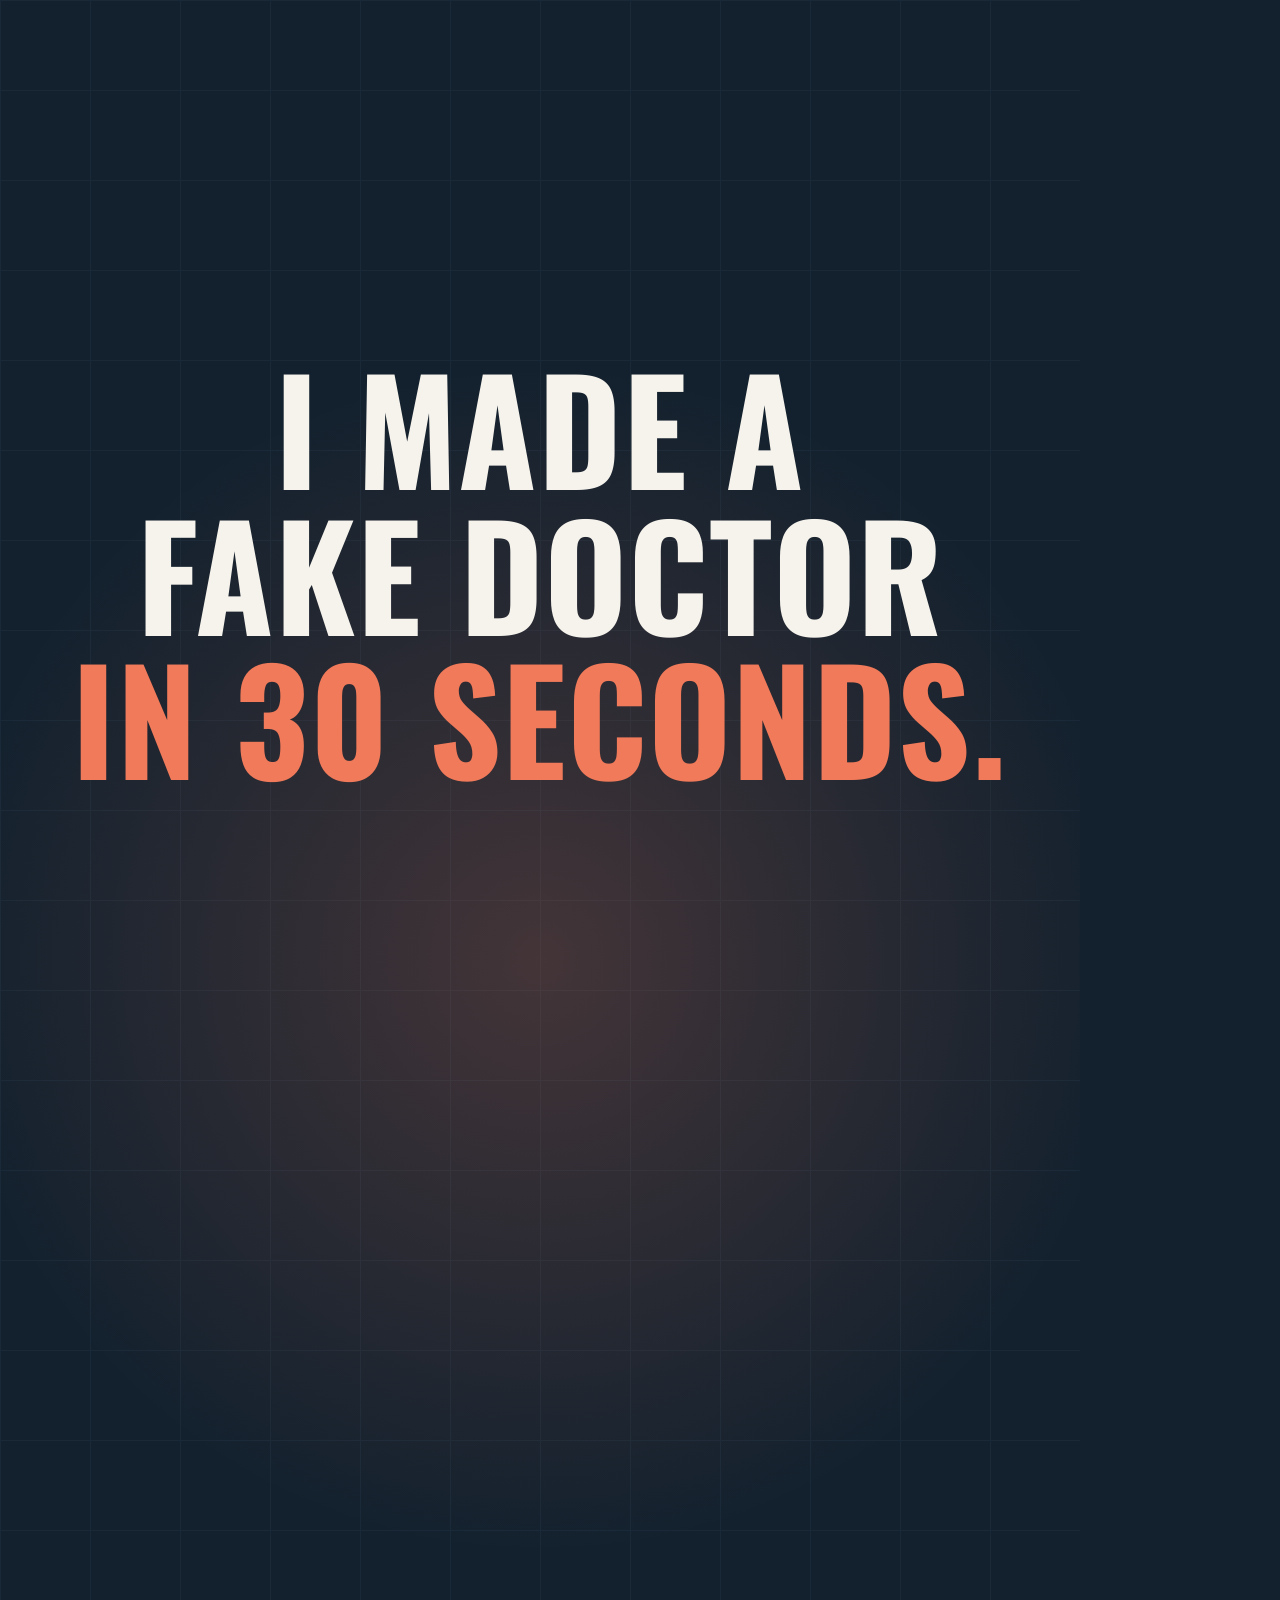
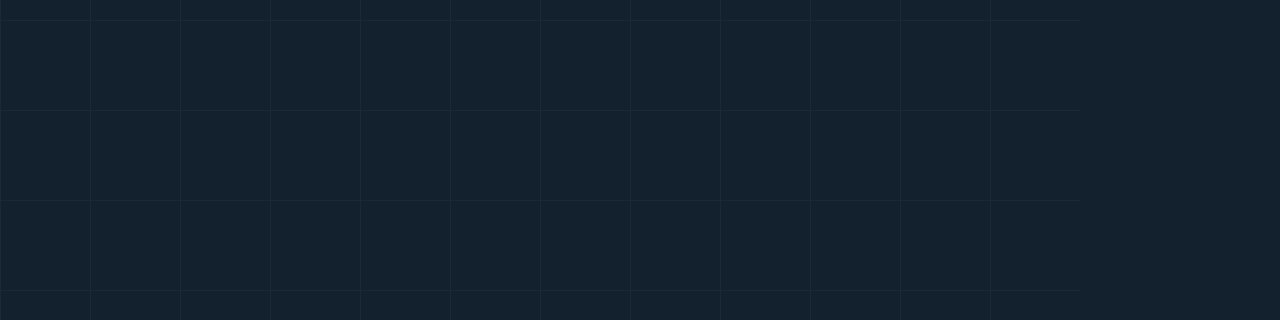
<file: reel/reel.html>
<!doctype html>
<html lang="en">
<head>
<meta charset="utf-8">
<title>Snake Oil Studio Reel</title>
<style>
  /* 1080x1920 Instagram Reel. Every frame is drawn by render(t), so render.js can step through time. */
  @font-face { font-family: 'Oswald'; src: url('fonts/Oswald.ttf'); font-weight: 200 700; }
  @font-face { font-family: 'Public Sans'; src: url('fonts/PublicSans.ttf'); font-weight: 100 900; }
  @font-face { font-family: 'JetBrains Mono'; src: url('fonts/JetBrainsMono.ttf'); font-weight: 100 800; }
  :root {
    --ink: #13212E; --panel: #1C2E3E; --panel-2: #22384B; --line: #2E4457;
    --paper: #F6F3EC; --muted: #BFC9D1; --muted-2: #8FA0AE;
    --coral: #F07A5A; --coral-deep: #B83A20; --teal: #5CC2B0; --teal-deep: #1F7A6D;
    --display: 'Oswald', 'Arial Narrow', sans-serif;
    --body: 'Public Sans', Arial, sans-serif;
    --mono: 'JetBrains Mono', monospace;
  }
  * { box-sizing: border-box; }
  html, body { margin: 0; background: var(--ink); }
  #stage { position: relative; width: 1080px; height: 1920px; overflow: hidden; background: var(--ink); color: var(--paper); font-family: var(--body); }
  #grid { position: absolute; inset: 0; background-image: linear-gradient(var(--line) 1px, transparent 1px), linear-gradient(90deg, var(--line) 1px, transparent 1px); background-size: 90px 90px; opacity: .25; }
  #glow { position: absolute; width: 1400px; height: 1400px; left: -160px; top: 260px; border-radius: 50%; background: radial-gradient(circle, rgba(240,122,90,.22), transparent 60%); }
  .scene { position: absolute; inset: 0; opacity: 0; }
  /* Nudge content down so it sits in the middle of the Reels safe zone. */
  .scene, #bar { margin-top: 70px; }
  .center { position: absolute; left: 70px; right: 70px; }
  h1, h2 { font-family: var(--display); font-weight: 700; text-transform: uppercase; margin: 0; line-height: 1.02; letter-spacing: 1px; }
  .coral { color: var(--coral); }
  .teal { color: var(--teal); }

  /* Recipe bar (game's stage pills) */
  #bar { position: absolute; top: 230px; left: 0; right: 0; display: flex; justify-content: center; gap: 18px; opacity: 0; }
  #bar span { font-family: var(--display); font-weight: 700; font-size: 54px; width: 92px; height: 92px; display: grid; place-items: center; border: 3px solid var(--line); border-radius: 12px; color: var(--muted-2); }
  #bar span.done { color: var(--muted); border-color: var(--muted-2); }
  #bar span.now { background: var(--coral); border-color: var(--coral); color: var(--ink); }

  /* Cards */
  .card { position: absolute; left: 80px; right: 80px; background: var(--paper); color: var(--ink); border-radius: 28px; padding: 40px 44px; box-shadow: 0 30px 80px rgba(0,0,0,.45); }
  .card .head { display: flex; align-items: center; gap: 22px; margin-bottom: 26px; }
  .card .av { width: 84px; height: 84px; border-radius: 50%; flex: none; overflow: hidden; }
  .card .who { font-weight: 700; font-size: 34px; line-height: 1.15; }
  .card .sub { font-size: 26px; color: #4A5560; }
  .card .txt { font-size: 50px; font-weight: 700; line-height: 1.18; }
  .card .foot { margin-top: 30px; padding-top: 24px; border-top: 2px solid #E0DACC; display: flex; justify-content: space-between; align-items: baseline; font-family: var(--mono); font-size: 34px; color: #4A5560; }
  .card .foot b { color: var(--coral-deep); font-size: 52px; font-variant-numeric: tabular-nums; }

  .tag { position: absolute; top: 380px; left: 0; right: 0; text-align: center; }
  .tag .l { font-family: var(--display); font-weight: 700; font-size: 34px; letter-spacing: 6px; color: var(--coral); text-transform: uppercase; }
  .tag h2 { font-size: 96px; margin-top: 6px; }
  .cap { position: absolute; left: 80px; right: 80px; top: 1330px; text-align: center; font-family: var(--display); font-weight: 600; font-size: 66px; line-height: 1.32; text-transform: uppercase; }
  .cap em { font-style: normal; background: var(--coral); color: var(--ink); padding: 2px 12px; border-radius: 6px; box-decoration-break: clone; -webkit-box-decoration-break: clone; }

  .stamp { position: absolute; font-family: var(--display); font-weight: 700; text-transform: uppercase; color: var(--coral); border: 8px solid var(--coral); border-radius: 14px; padding: 10px 26px; letter-spacing: 3px; background: rgba(19,33,46,.85); white-space: nowrap; }

  .bubble { background: var(--panel-2); color: var(--paper); border: 2px solid var(--line); }
  .bubble .who { color: var(--teal); font-family: var(--mono); font-size: 28px; font-weight: 600; }
  .ref { font-family: var(--mono); font-size: 32px; line-height: 1.4; background: var(--ink); border-left: 6px solid var(--coral); padding: 22px 26px; border-radius: 8px; margin-top: 22px; }
  .search { position: absolute; left: 80px; right: 80px; background: #fff; color: var(--ink); border-radius: 22px; padding: 30px 36px; box-shadow: 0 30px 80px rgba(0,0,0,.45); }
  .search .q { font-family: var(--mono); font-size: 30px; border: 3px solid #C9D2DA; border-radius: 12px; padding: 18px 22px; min-height: 84px; }
  .search .r { font-family: var(--display); font-weight: 700; font-size: 84px; color: var(--coral-deep); margin-top: 18px; text-transform: uppercase; }
  .search .lab { font-size: 26px; color: #4A5560; margin-bottom: 14px; font-weight: 700; letter-spacing: 2px; text-transform: uppercase; }

  .comment { position: absolute; left: 110px; right: 110px; background: var(--panel-2); border: 2px solid var(--line); border-radius: 22px; padding: 22px 28px; font-size: 36px; display: flex; gap: 20px; align-items: center; }
  .comment i { width: 56px; height: 56px; border-radius: 50%; flex: none; }

  .check { display: flex; align-items: center; gap: 32px; background: var(--panel); border: 3px solid var(--teal); border-radius: 22px; padding: 30px 36px; margin-bottom: 30px; }
  .check b { font-family: var(--display); font-size: 80px; color: var(--ink); background: var(--teal); width: 110px; height: 110px; border-radius: 50%; display: grid; place-items: center; flex: none; }
  .check span { font-family: var(--display); font-weight: 600; font-size: 64px; text-transform: uppercase; line-height: 1.05; }
</style>
</head>
<body>
<div id="stage">
  <div id="grid"></div>
  <div id="glow"></div>

  <!-- 0: Hook -->
  <div class="scene" id="hook">
    <h1 class="center" id="hookT" style="top:300px; font-size:132px; text-align:center;">I made a<br>fake doctor<br><span class="coral">in 30 seconds.</span></h1>
    <div class="card" id="hookCard" style="top:900px;">
      <div class="head">
        <div class="av" style="width:150px;height:150px;" data-glow></div>
        <div>
          <div class="who" style="font-size:52px;">Dr. Glow, MD <span style="color:#1F6FD0">&#10004;</span></div>
          <div class="sub" style="font-size:32px;">@dr.glow.skin &middot; 1.2M followers</div>
        </div>
      </div>
      <div class="txt" style="font-size:44px; font-weight:500;">“After 20 years in dermatology, this is the only acne product I recommend.”</div>
    </div>
    <div class="stamp" id="hookStamp" style="top:1290px; left:160px; font-size:84px;">Not a real person</div>
  </div>

  <!-- 1: Recipe -->
  <div class="scene" id="recipe">
    <h1 class="center" style="top:470px; font-size:104px; text-align:center;">Every health scam<br>uses the same<br><span class="coral">5-step recipe</span></h1>
    <div id="bigLetters" style="position:absolute; top:1050px; left:0; right:0; display:flex; justify-content:center; gap:4px; font-family:var(--display); font-weight:700; font-size:200px; line-height:1;">
      <span>F</span><span class="dot">.</span><span>A</span><span class="dot">.</span><span>K</span><span class="dot">.</span><span>E</span><span class="dot">.</span><span>S</span>
    </div>
  </div>

  <!-- 2: F -->
  <div class="scene" id="F">
    <div class="tag"><div class="l">Step F</div><h2>Fear hook</h2></div>
    <div class="card" id="fCard" style="top:640px;">
      <div class="head"><div class="av" data-brand></div><div><div class="who">ThermoRoot Wellness</div><div class="sub">Sponsored</div></div></div>
      <div class="txt">STOP using acne cream NOW. What dermatologists won’t tell you will <span style="color:var(--coral-deep)">shock you.</span></div>
      <div class="foot"><span>shares</span><b id="fCount">0</b></div>
    </div>
    <div class="cap" id="fCap" style="top:1400px;">Fear makes you <em>share before you think</em></div>
  </div>

  <!-- 3: A -->
  <div class="scene" id="A">
    <div class="tag"><div class="l">Step A</div><h2>AI “expert”</h2></div>
    <div class="card" id="aCard" style="top:640px; padding:0; overflow:hidden;">
      <div style="position:relative; height:500px; background:linear-gradient(160deg,#DCEFEA,#9FD3C8); display:grid; place-items:center;">
        <div class="av" style="width:380px;height:380px;" data-glow></div>
        <div style="position:absolute; top:24px; right:24px; font-family:var(--mono); font-size:28px; background:rgba(19,33,46,.8); color:var(--paper); padding:8px 16px; border-radius:10px;">&#9654; 0:15</div>
        <div id="aScan" style="position:absolute; left:0; right:0; height:10px; background:var(--coral); box-shadow:0 0 40px var(--coral); top:0; opacity:0;"></div>
      </div>
      <div style="padding:30px 40px; font-size:38px; font-weight:600;">Dr. Glow, MD &middot; <span style="color:#4A5560; font-weight:400">“20 years in dermatology”</span></div>
    </div>
    <div class="stamp" id="aStamp" style="top:900px; left:190px; font-size:80px;">AI-generated</div>
    <div class="cap" id="aCap">No real doctor would vouch for it. <em>So they made one.</em></div>
  </div>

  <!-- 4: K -->
  <div class="scene" id="K">
    <div class="tag"><div class="l">Step K</div><h2>Knockoff studies</h2></div>
    <div class="card bubble" id="kBot" style="top:620px;">
      <div class="who">StudioBot &middot; AI assistant</div>
      <div style="font-size:36px; margin-top:14px;">Absolutely! Here’s a clinical study proving it works:</div>
      <div class="ref">Okafor L, et al. Turmeric drops cut acne lesions by 83% in 7 days. <i>Clin Skin Nutr Rep.</i> 2024;9:201-9.</div>
    </div>
    <div class="search" id="kSearch" style="top:1050px;">
      <div class="lab">PubMed search</div>
      <div class="q" id="kQ"></div>
      <div class="r" id="kR">0 results</div>
    </div>
    <div class="cap" id="kCap" style="top:1500px;">AI can invent studies <em>that look perfect</em></div>
  </div>

  <!-- 5: E -->
  <div class="scene" id="E">
    <div class="tag"><div class="l">Step E</div><h2>An enemy</h2></div>
    <div class="card" id="eCard" style="top:620px;">
      <div class="txt" style="font-size:52px;">Big Pharma makes billions off your acne. <span style="color:var(--coral-deep)">They don’t want you to find this.</span></div>
    </div>
    <div class="comment" data-c style="top:1000px;"><i style="background:#E8B04B"></i>I KNEW it. They always lie to us.</div>
    <div class="comment" data-c style="top:1130px;"><i style="background:#8E7CC3"></i>Sharing before it gets deleted</div>
    <div class="comment" data-c style="top:1260px;"><i style="background:#5CC2B0"></i>Finally someone says it!!</div>
    <div class="cap" id="eCap" style="top:1420px;">Anger at a group <em>isn’t evidence</em></div>
  </div>

  <!-- 6: S -->
  <div class="scene" id="S">
    <div class="tag"><div class="l">Step S</div><h2>The sale</h2></div>
    <div class="card" id="sCard" style="top:620px;">
      <div class="head"><div class="av" data-brand></div><div><div class="who">ThermoRoot Drops</div><div class="sub">Flavored water + a pinch of turmeric</div></div></div>
      <div class="txt" style="font-size:64px;">Clear skin in 7 days. <span style="color:var(--coral-deep)">$39.</span> Link in bio.</div>
      <div class="foot"><span>shares</span><b id="sCount">0</b></div>
    </div>
    <div class="cap" id="sCap" style="top:1240px;">The real cost: people <em>quit treatments that work</em></div>
  </div>

  <!-- 7: Flip -->
  <div class="scene" id="flip">
    <h1 class="center" id="flipT" style="top:300px; font-size:110px; text-align:center;">Now you know<br>the recipe.</h1>
    <div class="center" id="flipSub" style="top:600px; text-align:center; font-family:var(--display); font-size:62px; font-weight:600; text-transform:uppercase; color:var(--teal);">Before you share, ask:</div>
    <div class="center" style="top:740px;">
      <div class="check" data-k><b>1</b><span>Who made it?</span></div>
      <div class="check" data-k><b>2</b><span>Does the study exist?</span></div>
      <div class="check" data-k><b>3</b><span>What do others say?</span></div>
    </div>
  </div>

  <!-- 8: End card -->
  <div class="scene" id="end">
    <div class="center" style="top:360px; text-align:center; font-family:var(--display); font-weight:700; font-size:40px; letter-spacing:8px; color:var(--coral); text-transform:uppercase;">Free 10-minute game</div>
    <h1 class="center" id="endT" style="top:440px; font-size:150px; text-align:center;">Snake Oil<br><span class="coral">Studio</span></h1>
    <div class="center" id="endSub" style="top:820px; text-align:center; font-size:56px; font-weight:700; line-height:1.25;">Build a scam yourself.<br>Spot the next one for real.</div>
    <div class="center" id="endCta" style="top:1110px; display:flex; justify-content:center;">
      <div style="font-family:var(--display); font-weight:700; font-size:72px; text-transform:uppercase; background:var(--coral); color:var(--ink); padding:20px 56px; border-radius:16px;">Play &middot; link in bio</div>
    </div>
    <div class="center" id="endSend" style="top:1320px; text-align:center; font-size:44px; color:var(--muted); line-height:1.3;">Send this to the person who<br>forwards every health tip.</div>
  </div>

  <div id="bar"><span>F</span><span>A</span><span>K</span><span>E</span><span>S</span></div>
  <div id="flash" style="position:absolute; inset:0; background:var(--paper); opacity:0; pointer-events:none;"></div>
</div>

<svg width="0" height="0" style="position:absolute">
  <defs>
    <!-- Stylized avatar for the invented "Dr. Glow". Deliberately cartoonish: no real face. -->
    <symbol id="glowFace" viewBox="0 0 100 100">
      <rect width="100" height="100" fill="#5CC2B0"/>
      <path d="M14 100c2-20 16-28 36-28s34 8 36 28z" fill="#F6F3EC"/>
      <path d="M40 72l10 16 10-16" fill="#1F6FD0"/>
      <path d="M30 78c0 12 6 16 12 16" stroke="#13212E" stroke-width="2.5" fill="none"/>
      <rect x="42" y="56" width="16" height="18" rx="6" fill="#E6B391"/>
      <ellipse cx="50" cy="42" rx="19" ry="22" fill="#F0C4A2"/>
      <path d="M30 40c-2-18 10-26 22-25 13 1 21 10 18 25-4-9-12-13-22-13-8 0-14 5-18 13z" fill="#3B2A22"/>
      <circle cx="43" cy="44" r="2.3" fill="#13212E"/><circle cx="57" cy="44" r="2.3" fill="#13212E"/>
      <path d="M43 53c4 4 10 4 14 0" stroke="#B83A20" stroke-width="2.4" fill="none" stroke-linecap="round"/>
    </symbol>
    <symbol id="brandMark" viewBox="0 0 100 100">
      <rect width="100" height="100" fill="#E8B04B"/>
      <path d="M40 22h20v14c10 4 16 12 16 24v18a8 8 0 0 1-8 8H32a8 8 0 0 1-8-8V60c0-12 6-20 16-24z" fill="#B83A20"/>
      <rect x="40" y="14" width="20" height="10" rx="3" fill="#13212E"/>
    </symbol>
  </defs>
</svg>

<script>
  document.querySelectorAll('[data-glow]').forEach(el => el.innerHTML = '<svg width="100%" height="100%"><use href="#glowFace"/></svg>');
  document.querySelectorAll('[data-brand]').forEach(el => el.innerHTML = '<svg width="100%" height="100%"><use href="#brandMark"/></svg>');

  const DURATION = 24;
  // Scene windows in seconds. Every cut lands on a beat of the 120 BPM soundtrack.
  const SCENES = { hook: [0, 2.5], recipe: [2.5, 4], F: [4, 6.5], A: [6.5, 9], K: [9, 11.5], E: [11.5, 14], S: [14, 16.5], flip: [16.5, 20], end: [20, 24] };
  const BAR_ORDER = ['F', 'A', 'K', 'E', 'S'];

  const $ = id => document.getElementById(id);
  const clamp = (x, a = 0, b = 1) => Math.min(b, Math.max(a, x));
  const prog = (t, a, b) => clamp((t - a) / (b - a));
  const outCubic = x => 1 - Math.pow(1 - x, 3);
  const outBack = x => { const c = 1.9; return 1 + (c + 1) * Math.pow(x - 1, 3) + c * Math.pow(x - 1, 2); };

  // Slide/pop an element in: p = 0..1.
  function rise(el, p, dist = 80) { const e = outCubic(p); el.style.opacity = e; el.style.transform = `translateY(${(1 - e) * dist}px)`; }
  function pop(el, p, rot = 0, extra = '') { const e = outBack(p); el.style.opacity = clamp(p * 3); el.style.transform = `${extra} scale(${p <= 0 ? 0.6 : 0.6 + 0.4 * e}) rotate(${rot}deg)`; }
  function slam(el, p, rot) { const e = outCubic(p); el.style.opacity = clamp(p * 4); el.style.transform = `scale(${2.2 - 1.2 * e}) rotate(${rot}deg)`; }
  function fmt(n) { return n >= 1e6 ? (n / 1e6).toFixed(1) + 'M' : Math.round(n).toLocaleString('en-US'); }

  function render(t) {
    for (const [id, [a, b]] of Object.entries(SCENES)) {
      const on = t >= a && t < b;
      const el = $(id);
      el.style.opacity = on ? 1 : 0;
      el.style.visibility = on ? 'visible' : 'hidden';
    }

    // Hook: headline is on screen from frame 0 so the first frame works as a thumbnail.
    const hp = prog(t, 0, 0.35);
    $('hookT').style.transform = `scale(${1.08 - 0.08 * outCubic(hp)})`;
    rise($('hookCard'), prog(t, 0.3, 0.8), 160);
    slam($('hookStamp'), prog(t, 1.4, 1.65), -8);

    // Recipe: letters pop in one per half beat.
    const r0 = SCENES.recipe[0];
    document.querySelectorAll('#bigLetters span').forEach((s, i) => {
      const j = Math.floor(i / 2); pop(s, prog(t, r0 + 0.25 + j * 0.22, r0 + 0.5 + j * 0.22));
      s.style.color = s.classList.contains('dot') ? 'var(--paper)' : 'var(--coral)';
    });

    // Recipe bar follows the tactic scenes.
    const bar = $('bar');
    bar.style.opacity = t >= SCENES.F[0] && t < SCENES.flip[0] ? 1 : 0;
    const cur = BAR_ORDER.findIndex(k => t >= SCENES[k][0] && t < SCENES[k][1]);
    bar.querySelectorAll('span').forEach((s, i) => { s.className = i === cur ? 'now' : i < cur ? 'done' : ''; });

    // Shared entrance for each tactic: tag drops, card rises, caption pops.
    for (const k of BAR_ORDER) {
      const a = SCENES[k][0];
      const tag = document.querySelector(`#${k} .tag`);
      rise(tag, prog(t, a, a + 0.25), -40);
    }

    // F
    let a = SCENES.F[0];
    rise($('fCard'), prog(t, a + 0.1, a + 0.45), 200);
    $('fCount').textContent = fmt(18400 * outCubic(prog(t, a + 0.5, a + 1.7)));
    pop($('fCap'), prog(t, a + 1.0, a + 1.3));

    // A
    a = SCENES.A[0];
    rise($('aCard'), prog(t, a + 0.1, a + 0.45), 200);
    const scan = prog(t, a + 0.5, a + 1.2);
    $('aScan').style.opacity = scan > 0 && scan < 1 ? 1 : 0;
    $('aScan').style.top = `${scan * 490}px`;
    slam($('aStamp'), prog(t, a + 1.2, a + 1.45), -7);
    pop($('aCap'), prog(t, a + 1.5, a + 1.8));

    // K
    a = SCENES.K[0];
    rise($('kBot'), prog(t, a + 0.1, a + 0.45), 200);
    rise($('kSearch'), prog(t, a + 0.6, a + 0.85), 120);
    const q = 'Turmeric drops cut acne lesions by 83% in 7 days';
    const typed = Math.floor(q.length * prog(t, a + 0.85, a + 1.45));
    $('kQ').textContent = q.slice(0, typed) + (t > a + 0.8 && t < a + 1.55 && Math.floor(t * 6) % 2 ? '|' : '');
    slam($('kR'), prog(t, a + 1.55, a + 1.75), 0);
    pop($('kCap'), prog(t, a + 1.8, a + 2.05));

    // E
    a = SCENES.E[0];
    rise($('eCard'), prog(t, a + 0.1, a + 0.45), 200);
    document.querySelectorAll('[data-c]').forEach((c, i) => {
      const p = outBack(prog(t, a + 0.6 + i * 0.3, a + 0.85 + i * 0.3));
      c.style.opacity = clamp(prog(t, a + 0.6 + i * 0.3, a + 0.7 + i * 0.3));
      c.style.transform = `translateX(${(1 - p) * (i % 2 ? 300 : -300)}px)`;
    });
    pop($('eCap'), prog(t, a + 1.6, a + 1.9));

    // S
    a = SCENES.S[0];
    rise($('sCard'), prog(t, a + 0.1, a + 0.45), 200);
    $('sCount').textContent = fmt(1.2e6 * Math.pow(prog(t, a + 0.5, a + 1.5), 2));
    pop($('sCap'), prog(t, a + 1.5, a + 1.8));

    // Flip: palette swaps to teal, the game's "Flip Level" colour.
    a = SCENES.flip[0];
    const inFlip = t >= a && t < SCENES.end[0];
    $('glow').style.background = inFlip ? 'radial-gradient(circle, rgba(92,194,176,.25), transparent 60%)' : 'radial-gradient(circle, rgba(240,122,90,.22), transparent 60%)';
    pop($('flipT'), prog(t, a, a + 0.3));
    rise($('flipSub'), prog(t, a + 0.5, a + 0.8), 40);
    document.querySelectorAll('[data-k]').forEach((c, i) => rise(c, prog(t, a + 1.0 + i * 0.5, a + 1.3 + i * 0.5), 120));

    // End card
    a = SCENES.end[0];
    pop($('endT'), prog(t, a, a + 0.35));
    rise($('endSub'), prog(t, a + 0.5, a + 0.8), 50);
    pop($('endCta'), prog(t, a + 1.0, a + 1.3));
    rise($('endSend'), prog(t, a + 1.6, a + 1.9), 40);

    // White flash on the hardest cuts, and a fade at the very end so the loop back to frame 0 feels intentional.
    const flashAt = [SCENES.recipe[0], SCENES.flip[0], SCENES.end[0]];
    let f = 0;
    for (const c of flashAt) f = Math.max(f, 1 - clamp((t - c) / 0.15) - (t < c ? 1 : 0));
    $('flash').style.opacity = clamp(f) * 0.7;
    $('stage').style.filter = `brightness(${1 - 0.85 * prog(t, DURATION - 0.35, DURATION)})`;
  }

  window.render = render;
  window.DURATION = DURATION;
  render(Number(new URLSearchParams(location.search).get('t') || 0));
</script>
</body>
</html>
</file>
<file: chem-labs/assets/style.css>
/* Virtual Chem Labs — styles */
:root {
  --bg: #F7F6F2; --surface: #FFFFFF; --surface-2: #F0EEE8; --line: #DAD6CC; --ink: #1D2430; --muted: #5C6470;
  --accent: #1F5FAD; --accent-ink: #FFFFFF; --accent-2: #C2501F; --good: #1E7B46; --bad: #B3261E; --warn: #8A5A00;
  --s1: #1F5FAD; --s2: #C2501F; --s3: #1E7B46; --s4: #7A3EA8; --s5: #A07800; --s6: #0E7C86;
  --glass: rgba(120,140,160,.55); --metal: #9AA3AD; --plate: #F4F1E6;
  --body: 'IBM Plex Sans', system-ui, -apple-system, 'Segoe UI', Roboto, Arial, sans-serif;
  --mono: 'IBM Plex Mono', ui-monospace, 'SFMono-Regular', Menlo, Consolas, monospace;
  --radius: 10px;
  color-scheme: light;
}
@media (prefers-color-scheme: dark) {
  :root:not([data-theme="light"]) {
    --bg: #12161C; --surface: #1A2028; --surface-2: #222A34; --line: #333D49; --ink: #E7EAEE; --muted: #9AA4B0;
    --accent: #6EA8F0; --accent-ink: #0B1420; --accent-2: #F08A5A; --good: #5CCB8A; --bad: #F2847A; --warn: #E8B860;
    --s1: #6EA8F0; --s2: #F08A5A; --s3: #5CCB8A; --s4: #C39BEA; --s5: #E0C060; --s6: #4CC8D2;
    --glass: rgba(170,190,210,.55); --metal: #5D6773; --plate: #2A2E26;
    color-scheme: dark;
  }
}
:root[data-theme="dark"] {
  --bg: #12161C; --surface: #1A2028; --surface-2: #222A34; --line: #333D49; --ink: #E7EAEE; --muted: #9AA4B0;
  --accent: #6EA8F0; --accent-ink: #0B1420; --accent-2: #F08A5A; --good: #5CCB8A; --bad: #F2847A; --warn: #E8B860;
  --s1: #6EA8F0; --s2: #F08A5A; --s3: #5CCB8A; --s4: #C39BEA; --s5: #E0C060; --s6: #4CC8D2;
  --glass: rgba(170,190,210,.55); --metal: #5D6773; --plate: #2A2E26;
  color-scheme: dark;
}
* { box-sizing: border-box; }
html { -webkit-text-size-adjust: 100%; }
body { margin: 0; background: var(--bg); color: var(--ink); font-family: var(--body); font-size: 16px; line-height: 1.55; }
a { color: var(--accent); }
h1, h2, h3, h4 { line-height: 1.2; margin: 0 0 .5em; text-wrap: balance; }
h1 { font-size: clamp(28px, 5vw, 40px); letter-spacing: -.01em; }
h2 { font-size: 22px; margin-top: 1.2em; }
h3 { font-size: 17px; }
p { margin: 0 0 .8em; }
code { font-family: var(--mono); font-size: .92em; background: var(--surface-2); padding: 1px 5px; border-radius: 4px; }
sup, sub { line-height: 0; }
.wrap { max-width: 1080px; margin: 0 auto; padding: 0 16px 64px; }
.muted { color: var(--muted); }
.small { font-size: 14px; }
.eyebrow { font-size: 12px; font-weight: 600; letter-spacing: .12em; text-transform: uppercase; color: var(--cc, var(--accent)); margin: 0 0 6px; }
.lead { font-size: 18px; max-width: 70ch; }
.good { color: var(--good); font-weight: 600; }
.bad { color: var(--bad); font-weight: 600; }
.warn { color: var(--warn); font-weight: 600; }
.empty { color: var(--muted); font-style: italic; }

/* header */
.top { position: sticky; top: 0; z-index: 20; background: color-mix(in srgb, var(--bg) 92%, transparent); backdrop-filter: blur(8px); border-bottom: 1px solid var(--line); }
.top-in { max-width: 1080px; margin: 0 auto; padding: 10px 16px; display: flex; align-items: center; gap: 14px; flex-wrap: wrap; }
.brand { font-weight: 700; text-decoration: none; color: var(--ink); display: flex; align-items: center; gap: 8px; }
.flask { width: 18px; height: 20px; display: inline-block; background: var(--accent); clip-path: polygon(35% 0, 65% 0, 65% 35%, 100% 100%, 0 100%, 35% 35%); }
.crumbs { font-size: 14px; color: var(--muted); display: flex; gap: 6px; flex-wrap: wrap; flex: 1; min-width: 0; }
.crumbs i { font-style: normal; opacity: .5; }
.crumbs a { color: var(--muted); }
@media (max-width: 640px) {
  .top { position: static; }
  .tabs { top: 0; }
  .crumbs { order: 3; flex-basis: 100%; flex-wrap: nowrap; white-space: nowrap; overflow-x: auto; }
  .chip { margin-left: auto; }
}
.chip { font: inherit; font-size: 13px; border: 1px solid var(--line); background: var(--surface); color: var(--ink); border-radius: 999px; padding: 4px 12px; cursor: pointer; }

/* buttons & inputs */
.btn { font: inherit; font-weight: 600; font-size: 15px; background: var(--accent); color: var(--accent-ink); border: 1px solid var(--accent); border-radius: 8px; padding: 9px 16px; cursor: pointer; line-height: 1.2; }
.btn:hover { filter: brightness(1.07); }
.btn.sm { font-size: 14px; padding: 6px 11px; }
.btn.ghost { background: transparent; color: var(--accent); }
.btn.danger { color: var(--bad); border-color: var(--bad); }
.btn[disabled] { opacity: .45; cursor: not-allowed; }
.btn:focus-visible, .chip:focus-visible, select:focus-visible, input:focus-visible, textarea:focus-visible, [tabindex]:focus-visible { outline: 3px solid color-mix(in srgb, var(--accent) 55%, transparent); outline-offset: 2px; }
.link { font: inherit; font-size: 13px; background: none; border: 0; color: var(--accent); cursor: pointer; padding: 0; text-decoration: underline; }
input, select, textarea { font: inherit; color: var(--ink); background: var(--surface); border: 1px solid var(--line); border-radius: 7px; padding: 7px 9px; max-width: 100%; }
textarea { width: 100%; resize: vertical; }
input[type=range] { padding: 0; border: 0; background: transparent; accent-color: var(--accent); width: 100%; }
input[type=checkbox], input[type=radio] { accent-color: var(--accent); }

/* home */
.hero { padding: 36px 0 18px; }
.hero.slim { padding: 26px 0 8px; }
.profile { background: var(--surface); border: 1px solid var(--line); border-radius: var(--radius); padding: 16px; margin-top: 18px; max-width: 760px; }
.pf-row { display: flex; gap: 12px; flex-wrap: wrap; align-items: flex-end; margin-bottom: 8px; }
.pf-row label { display: flex; flex-direction: column; gap: 4px; font-size: 14px; font-weight: 600; flex: 1 1 200px; }
.pf-row label input, .pf-row label select { font-weight: 400; }
.courses { display: grid; grid-template-columns: repeat(auto-fill, minmax(320px, 1fr)); gap: 16px; margin-top: 10px; }
.course { background: var(--surface); border: 1px solid var(--line); border-top: 4px solid var(--cc); border-radius: var(--radius); padding: 16px 16px 10px; }
.course h2 { margin: 0 0 4px; font-size: 21px; }
.course h2 a { color: var(--ink); text-decoration: none; }
.lablist { list-style: none; padding: 0; margin: 10px 0 0; }
.lablist a { display: flex; gap: 10px; align-items: baseline; padding: 6px 4px; border-top: 1px solid var(--line); text-decoration: none; color: var(--ink); font-size: 15px; }
.lablist a:hover { background: var(--surface-2); }
.ln { font-family: var(--mono); font-size: 13px; color: var(--cc); min-width: 1.6em; text-align: right; }
.ln.big { font-size: 13px; text-align: left; }
.lt { flex: 1; }
.badge { font-family: var(--mono); font-size: 12px; border: 1px solid var(--line); border-radius: 999px; padding: 0 7px; color: var(--muted); }
.badge.done { color: var(--good); border-color: var(--good); }
.foot { margin-top: 40px; font-size: 14px; color: var(--muted); }
.labcards { display: grid; grid-template-columns: repeat(auto-fill, minmax(260px, 1fr)); gap: 14px; margin-top: 14px; }
.labcard { background: var(--surface); border: 1px solid var(--line); border-left: 4px solid var(--cc); border-radius: var(--radius); padding: 14px; text-decoration: none; color: var(--ink); }
.labcard:hover { border-color: var(--cc); }
.labcard h3 { margin: 4px 0 6px; }
.tagline { color: var(--muted); }

/* lab page */
.labhead { padding: 22px 0 4px; }
.tabs { display: flex; gap: 4px; overflow-x: auto; border-bottom: 1px solid var(--line); position: sticky; top: 49px; z-index: 10; background: var(--bg); scrollbar-width: thin; }
.tabs button { font: inherit; font-size: 15px; background: none; border: 0; border-bottom: 3px solid transparent; padding: 10px 12px; cursor: pointer; color: var(--muted); white-space: nowrap; display: flex; gap: 6px; align-items: center; }
.tabs button[aria-selected="true"] { color: var(--ink); border-bottom-color: var(--cc, var(--accent)); font-weight: 600; }
.tn { font-family: var(--mono); font-size: 12px; opacity: .7; }
.tb { font-family: var(--mono); font-size: 11px; color: var(--good); }
.pane { padding-top: 10px; }
.cols { display: grid; grid-template-columns: minmax(0, 1fr) 300px; gap: 28px; }
@media (max-width: 860px) { .cols { grid-template-columns: 1fr; } }
.goals li { margin-bottom: 4px; }
.prose { max-width: 75ch; }
.prose.narrow { max-width: 70ch; }
.prose .eq { font-family: var(--mono); font-size: 15px; background: var(--surface-2); border-radius: 6px; padding: 8px 12px; margin: 8px 0 12px; overflow-x: auto; white-space: nowrap; }
.prose table { border-collapse: collapse; margin: 8px 0 14px; font-size: 14px; }
.prose th, .prose td { border: 1px solid var(--line); padding: 4px 8px; text-align: left; }
.card { background: var(--surface); border: 1px solid var(--line); border-radius: var(--radius); padding: 14px 16px; margin-bottom: 14px; }
.card ul, .card ol { padding-left: 20px; margin: 0 0 10px; }
.card li { margin-bottom: 4px; font-size: 14px; }
.warnc { border-left: 4px solid var(--accent-2); }
.side { min-width: 0; }
.next { margin: 22px 0 6px; }
.pager { display: flex; justify-content: space-between; gap: 12px; margin-top: 36px; font-size: 14px; flex-wrap: wrap; }

/* questions */
.qs { display: flex; flex-direction: column; gap: 12px; margin-top: 10px; }
.qhead { margin: 14px 0 0; color: var(--cc, var(--accent)); }
.q { display: grid; grid-template-columns: 32px minmax(0, 1fr); gap: 10px; background: var(--surface); border: 1px solid var(--line); border-radius: var(--radius); padding: 14px; }
.qnum { font-family: var(--mono); font-weight: 600; color: var(--cc, var(--accent)); }
.qtext { margin-bottom: 8px; }
.numin { display: flex; gap: 8px; align-items: center; }
.numin input { width: 200px; font-family: var(--mono); }
.unit { color: var(--muted); font-size: 14px; }
.choices { display: flex; flex-direction: column; gap: 6px; }
.opt { display: flex; gap: 8px; align-items: flex-start; cursor: pointer; padding: 4px 6px; border-radius: 6px; }
.opt:hover { background: var(--surface-2); }
.opt input { margin-top: 5px; }
.qact { display: flex; gap: 10px; align-items: center; margin-top: 8px; }
.att { font-size: 12px; color: var(--muted); }
.fb { margin-top: 6px; font-size: 14px; }
.hint, .why { margin-top: 6px; font-size: 14px; background: var(--surface-2); border-radius: 6px; padding: 6px 10px; }
.datapeek { margin: 6px 0; background: var(--surface); border: 1px solid var(--line); border-radius: var(--radius); padding: 8px 12px; }
.datapeek summary { cursor: pointer; font-weight: 600; font-size: 14px; }
.peek { max-height: 260px; overflow: auto; margin-top: 8px; }

/* experiment */
.part { margin-bottom: 28px; }
.proc { background: var(--surface); border: 1px solid var(--line); border-radius: var(--radius); padding: 10px 14px; margin-bottom: 12px; }
.proc summary { cursor: pointer; font-weight: 600; }
.proc ol { margin: 8px 0 4px; padding-left: 22px; }
.proc li { margin-bottom: 4px; }
.sim { background: var(--surface); border: 1px solid var(--line); border-radius: var(--radius); padding: 14px; margin-bottom: 14px; }
.sim-h h3 { margin: 0 0 2px; }
.sim-h { margin-bottom: 10px; }
.bench, .titr { display: grid; grid-template-columns: 220px minmax(0, 1fr); gap: 16px; align-items: start; }
.titr { grid-template-columns: 200px minmax(0, 1fr); }
@media (max-width: 640px) { .bench, .titr { grid-template-columns: 1fr; } .viz { max-width: 240px; margin: 0 auto; } }
.viz { background: var(--surface-2); border-radius: 8px; padding: 8px; min-height: 120px; display: flex; align-items: center; justify-content: center; }
.tlcviz { min-height: 260px; }
.sim-tlc .bench { grid-template-columns: minmax(240px, 380px) minmax(0, 1fr); }
@media (max-width: 640px) { .sim-tlc .bench { grid-template-columns: 1fr; } .sim-tlc .viz { max-width: 380px; } }
.drawing { width: 100%; height: auto; display: block; }
.drawing .glass { stroke: var(--glass); stroke-width: 2; fill: rgba(255,255,255,.04); }
.drawing .glass-o { stroke: var(--glass); stroke-width: 2; }
.drawing .metal { fill: var(--metal); }
.drawing .tickline { stroke: var(--ink); stroke-width: 1.2; }
.drawing .dlabel { fill: var(--muted); font-size: 11px; font-family: var(--mono); }
.drawing .dlabel.big { font-size: 14px; fill: var(--ink); }
.drawing .bubble { fill: rgba(255,255,255,.7); animation: rise 1.4s infinite ease-in; }
@keyframes rise { from { transform: translateY(0); opacity: 1; } to { transform: translateY(-70px); opacity: 0; } }
.drawing .flame { animation: flick .25s infinite alternate; transform-origin: 60px 150px; }
@keyframes flick { from { transform: scaleY(1); } to { transform: scaleY(1.04); } }
@media (prefers-reduced-motion: reduce) { .drawing .bubble, .drawing .flame { animation: none; } }
.zoomsvg { max-width: 120px; border: 1px solid var(--line); border-radius: 6px; background: var(--surface); }
.bpanel { display: flex; flex-direction: column; gap: 10px; min-width: 0; }
.ctls { display: flex; flex-wrap: wrap; gap: 10px 16px; }
.ctls.row { margin-bottom: 8px; }
.ctl { display: flex; flex-direction: column; gap: 3px; font-size: 14px; min-width: 180px; flex: 1 1 200px; }
.ctl.inline { flex-direction: row; align-items: center; gap: 6px; min-width: 0; flex: 0 0 auto; }
.ctl.inline input { width: 90px; }
.ctl.chk { flex-direction: row; align-items: center; gap: 6px; }
.ctl > span { color: var(--muted); }
.ctl b { color: var(--ink); font-family: var(--mono); }
.acts { display: flex; flex-wrap: wrap; gap: 8px; align-items: center; }
.lcd { display: flex; align-items: baseline; gap: 12px; background: #0F2A1E; color: #9EF5B8; font-family: var(--mono); border-radius: 8px; padding: 8px 14px; flex-wrap: wrap; }
.lcd-v { font-size: 26px; font-variant-numeric: tabular-nums; letter-spacing: .02em; }
.lcd-l { font-size: 12px; text-transform: uppercase; letter-spacing: .08em; opacity: .75; }
.info:empty, .msg:empty { display: none; }
.info { background: var(--surface-2); border-radius: 6px; padding: 6px 10px; }
.readbox { display: grid; grid-template-columns: 120px minmax(0, 1fr); gap: 12px; align-items: start; background: var(--surface-2); padding: 10px; border-radius: 8px; }
.readbox p { margin: 0; }
.recrow { display: flex; flex-direction: column; gap: 8px; min-width: 0; }
.recrow input { max-width: 220px; font-family: var(--mono); }
.recrow .ctl { flex: 0 0 auto; }
@media (max-width: 420px) { .readbox { grid-template-columns: 1fr; } }
.plotbox { position: relative; margin-top: 10px; }
.plot { width: 100%; height: auto; display: block; background: var(--surface); }
.plot .grid { stroke: var(--line); stroke-width: 1; }
.plot .axes { fill: none; stroke: var(--muted); stroke-width: 1; }
.plot .tick { fill: var(--muted); font-size: 11px; font-family: var(--mono); }
.plot .axlabel { fill: var(--ink); font-size: 13px; }
.plot .legend { fill: var(--ink); font-size: 11px; }
.plot .fit { stroke-width: 2; stroke-dasharray: 6 4; }
.plot .xhair { stroke: var(--accent-2); stroke-width: 1; stroke-dasharray: 3 3; }
.plot .intlabel { fill: var(--accent-2); font-size: 11px; font-family: var(--mono); }
.plot .pt { stroke: var(--surface); stroke-width: 1; }
.tip { position: absolute; top: 8px; display: none; background: var(--ink); color: var(--bg); font-size: 12px; font-family: var(--mono); padding: 5px 8px; border-radius: 6px; pointer-events: none; z-index: 3; white-space: nowrap; }
.pts { margin-top: 8px; }
.pts summary { cursor: pointer; font-size: 14px; }
.pts .tablewrap { max-height: 240px; overflow: auto; }
.graph { display: grid; grid-template-columns: 280px minmax(0, 1fr); gap: 16px; }
@media (max-width: 760px) { .graph { grid-template-columns: 1fr; } }
.gtable input { width: 100%; font-family: var(--mono); padding: 4px 6px; }
.gtable .acts, .gtable .ctls { margin-top: 8px; }
.fitres { font-family: var(--mono); font-size: 13px; margin: 6px 0 8px; }
.plate .platebg { fill: var(--plate); stroke: var(--line); }
.plate .platebg.uv { fill: #CFE9D6; }
.plate .gelbg { fill: rgba(150,180,220,.18); stroke: var(--line); }
.plate .well { fill: var(--surface-2); stroke: var(--muted); }
.plate .band { fill: #1F3FA0; cursor: pointer; }
.plate .pencil { stroke: #777; stroke-width: 1; fill: #777; }
.plate .dashed { stroke-dasharray: 4 3; }
.plate .spot { cursor: pointer; }
.plate .spot.sel, .plate .band.sel { stroke: var(--accent-2); stroke-width: 2; }
.spec .plot { min-height: 200px; }
.zoomctl { display: inline-flex; gap: 8px; align-items: center; flex-wrap: wrap; }
.synth .steps { padding-left: 20px; display: flex; flex-direction: column; gap: 8px; }
.synth .steps li { padding-left: 4px; }
.synth .card { margin-bottom: 10px; }
.notebook { margin-top: 10px; background: var(--surface-2); border-radius: 8px; padding: 4px 14px; font-size: 15px; }
.notebook:empty { display: none; }
.notebook p { margin: 8px 0; }
.vsepr { max-width: 360px; margin: 0 auto; cursor: grab; touch-action: none; position: relative; }
.mol .atom { stroke: rgba(0,0,0,.35); stroke-width: 1.5; }
.mol .bond { stroke: var(--muted); stroke-width: 7; stroke-linecap: round; }
.mol .lp { fill: rgba(240,180,60,.28); stroke: rgba(240,180,60,.7); stroke-width: 1; }
.mol .lpdot { fill: var(--ink); }
.mol .alabel { font-size: 13px; font-weight: 700; fill: #222; font-family: var(--body); pointer-events: none; }
.mol .alabel.light { fill: #fff; }
.molf { text-align: center; font-size: 22px; font-weight: 600; }

/* data & report */
.tablewrap { overflow-x: auto; }
table.data { border-collapse: collapse; width: 100%; font-size: 14px; background: var(--surface); }
table.data th, table.data td { border-bottom: 1px solid var(--line); padding: 6px 10px; text-align: left; vertical-align: top; }
table.data th { background: var(--surface-2); font-weight: 600; }
table.data td.num { font-family: var(--mono); white-space: nowrap; }
table.data.compact td, table.data.compact th { padding: 4px 8px; }
.sw { display: inline-block; width: 14px; height: 14px; border-radius: 3px; vertical-align: -2px; margin-right: 6px; border: 1px solid var(--line); }
.runs { display: grid; grid-template-columns: repeat(auto-fill, minmax(320px, 1fr)); gap: 12px; margin: 10px 0; }
.run { margin: 0; background: var(--surface); border: 1px solid var(--line); border-radius: 8px; padding: 8px; }
.run figcaption { font-size: 13px; color: var(--muted); }
.notes { margin-top: 6px; }
.report-actions { display: flex; gap: 10px; flex-wrap: wrap; margin: 6px 0 14px; }
.report { background: var(--surface); border: 1px solid var(--line); border-radius: var(--radius); padding: 22px; }
.report section { margin-top: 16px; }
.report h3 { border-bottom: 1px solid var(--line); padding-bottom: 4px; }
.rh { display: flex; justify-content: space-between; gap: 20px; flex-wrap: wrap; }
.rmeta { font-size: 14px; border-collapse: collapse; }
.rmeta th { text-align: left; padding: 2px 12px 2px 0; color: var(--muted); font-weight: 500; }
.rq { padding: 8px 0; border-bottom: 1px dashed var(--line); }
.rqa { margin-top: 4px; padding-left: 18px; font-family: var(--body); }
.keyc { margin-top: 26px; }
.keylab { background: var(--surface); border: 1px solid var(--line); border-radius: 8px; padding: 8px 12px; margin-bottom: 8px; }
.keylab summary { cursor: pointer; }
.keyin { margin-top: 10px; }
.keycols { display: grid; grid-template-columns: 1fr 1fr; gap: 20px; }
@media (max-width: 640px) { .keycols { grid-template-columns: 1fr; } }
.keycols ol { padding-left: 22px; font-size: 14px; }
.keycols li { margin-bottom: 6px; }
.kq { color: var(--muted); font-size: 13px; }
#toast { position: fixed; left: 50%; bottom: 20px; transform: translate(-50%, 30px); background: var(--ink); color: var(--bg); padding: 9px 16px; border-radius: 8px; font-size: 14px; opacity: 0; transition: .25s; pointer-events: none; z-index: 50; max-width: calc(100vw - 32px); }
#toast.show { opacity: 1; transform: translate(-50%, 0); }

@media print {
  body { background: #fff; color: #000; font-size: 12px; }
  .top, .tabs, .pager, .report-actions, .pane:not([data-pane="report"]), .labhead { display: none !important; }
  .pane[data-pane="report"] { display: block !important; }
  .report { border: 0; padding: 0; }
  .run { break-inside: avoid; }
  .rq { break-inside: avoid; }
}
.printdoc .report { border: 0; }
</file>
